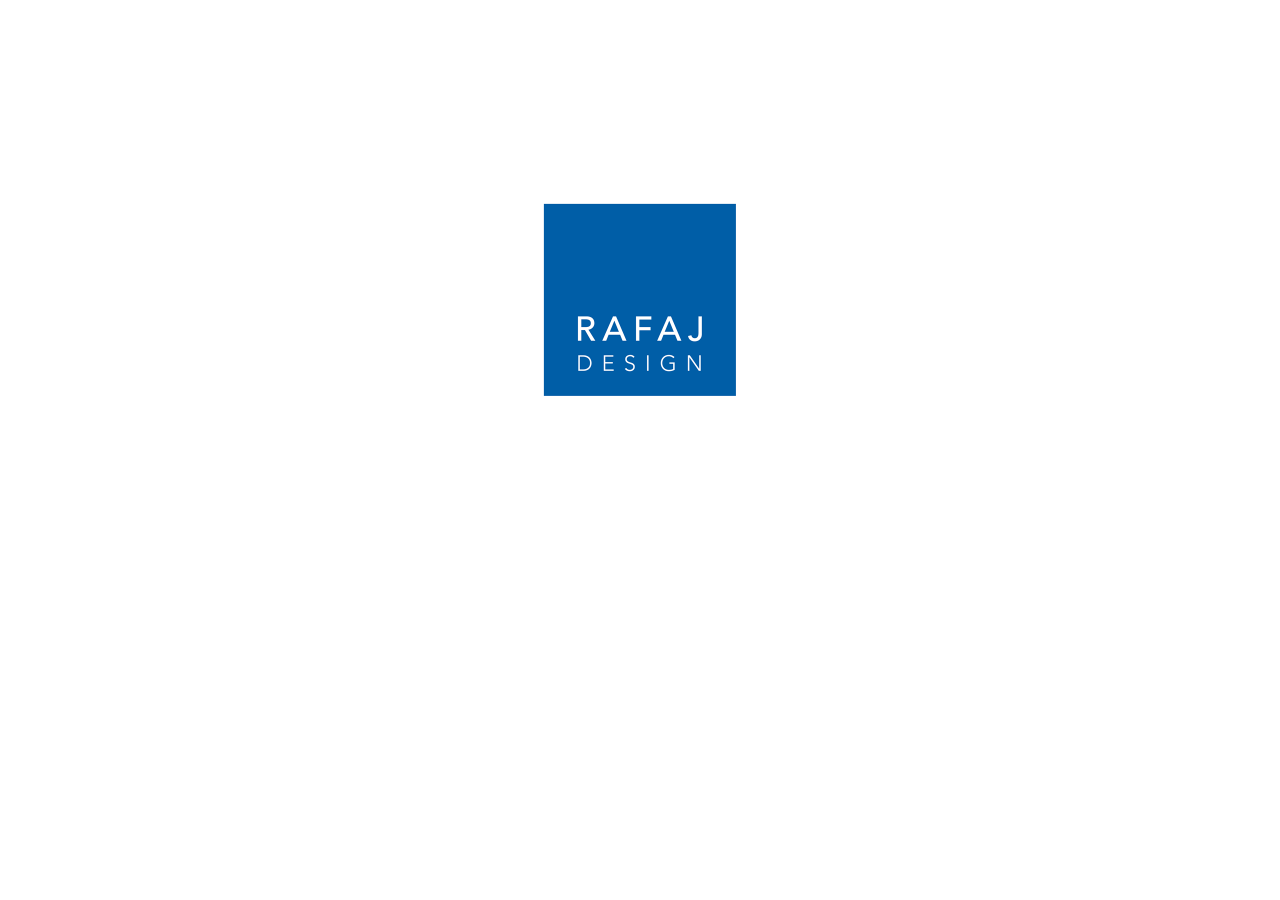
<file: index.html>
<html>
	<head>
		<title>Rafaj Design</title>
		<script type="text/javascript">
		
		function redirectPyco() {
			window.location = "http://www.krafaj.com";
		}
		setTimeout(redirectPyco, 3000);
		
		</script>
	</head>
	<body>
		<div style="margin-left: auto; margin-right: auto; width: 200px; margin-top: 200px;">
			<a href="http://www.krafaj.com"><img src="img/logo.png" alt="Rafaj Design logo" width="200" /></a>
		</div>
	</body>
</html>
</file>
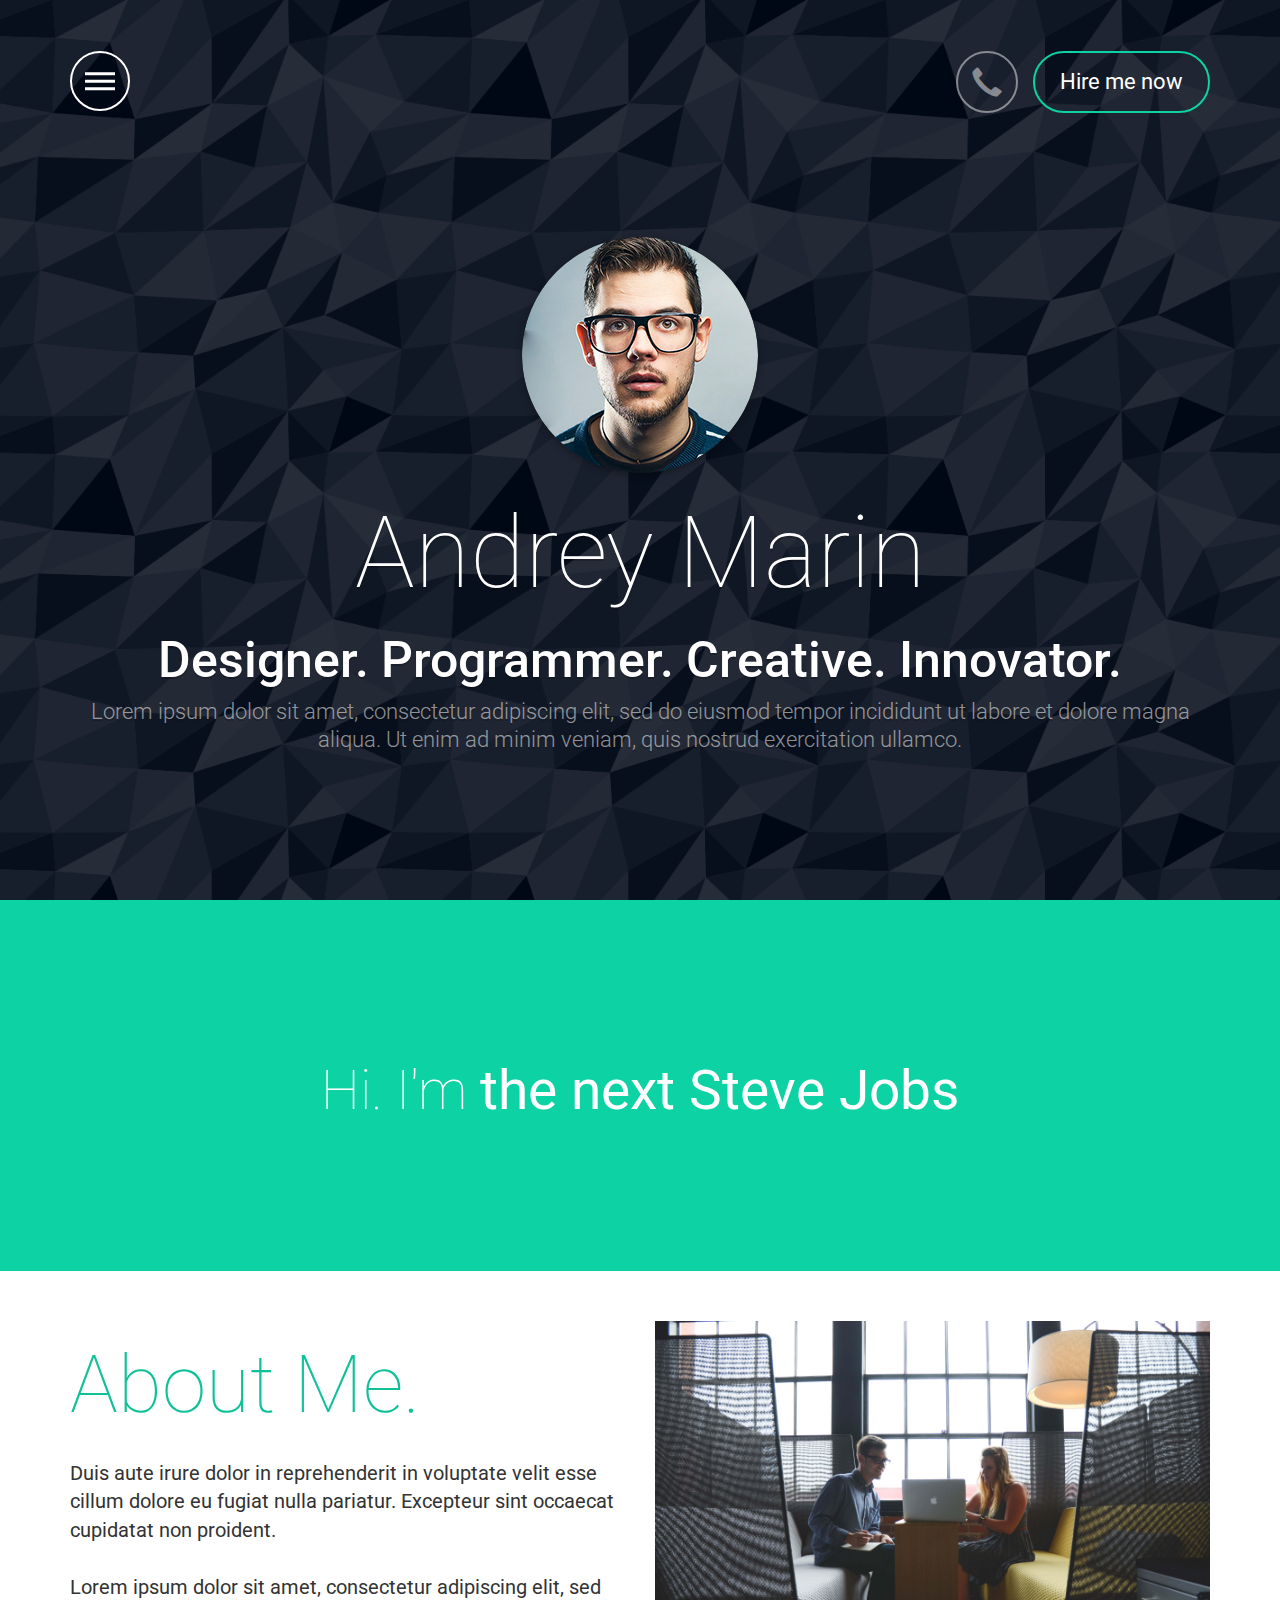
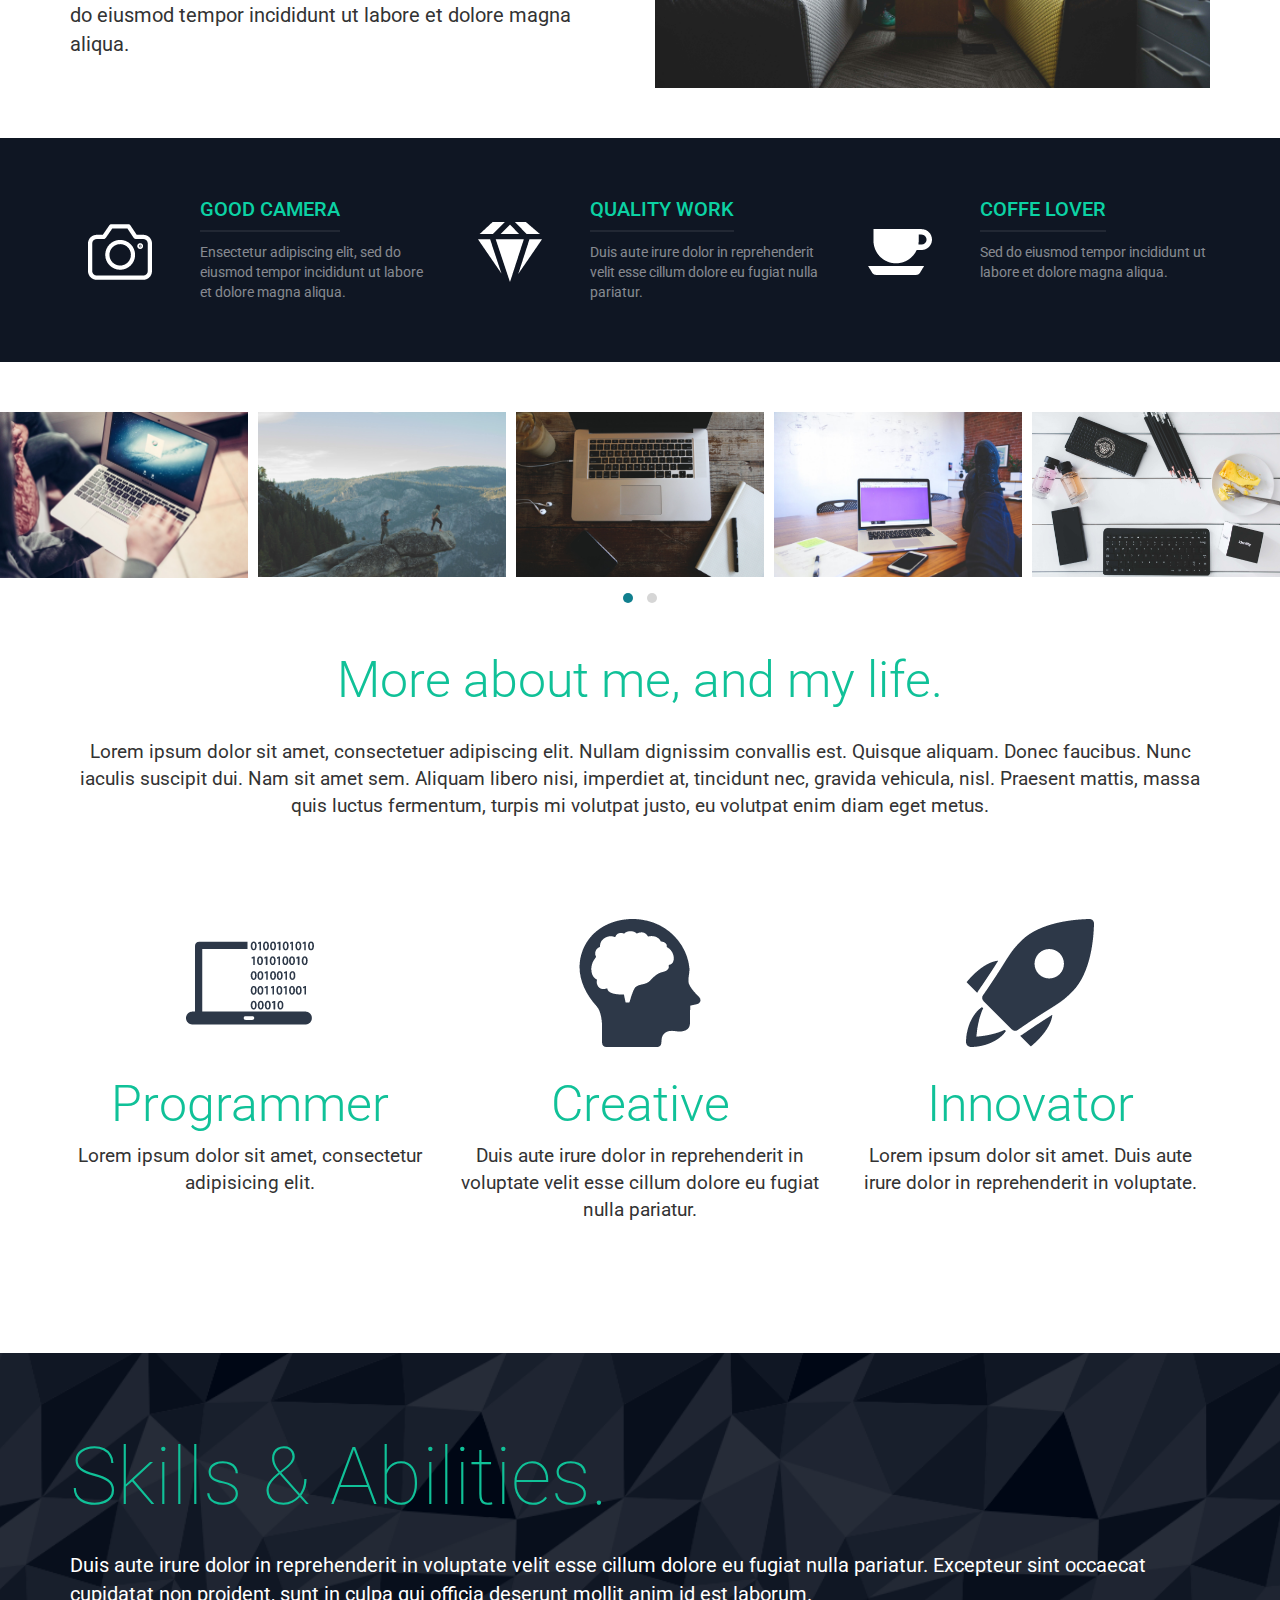
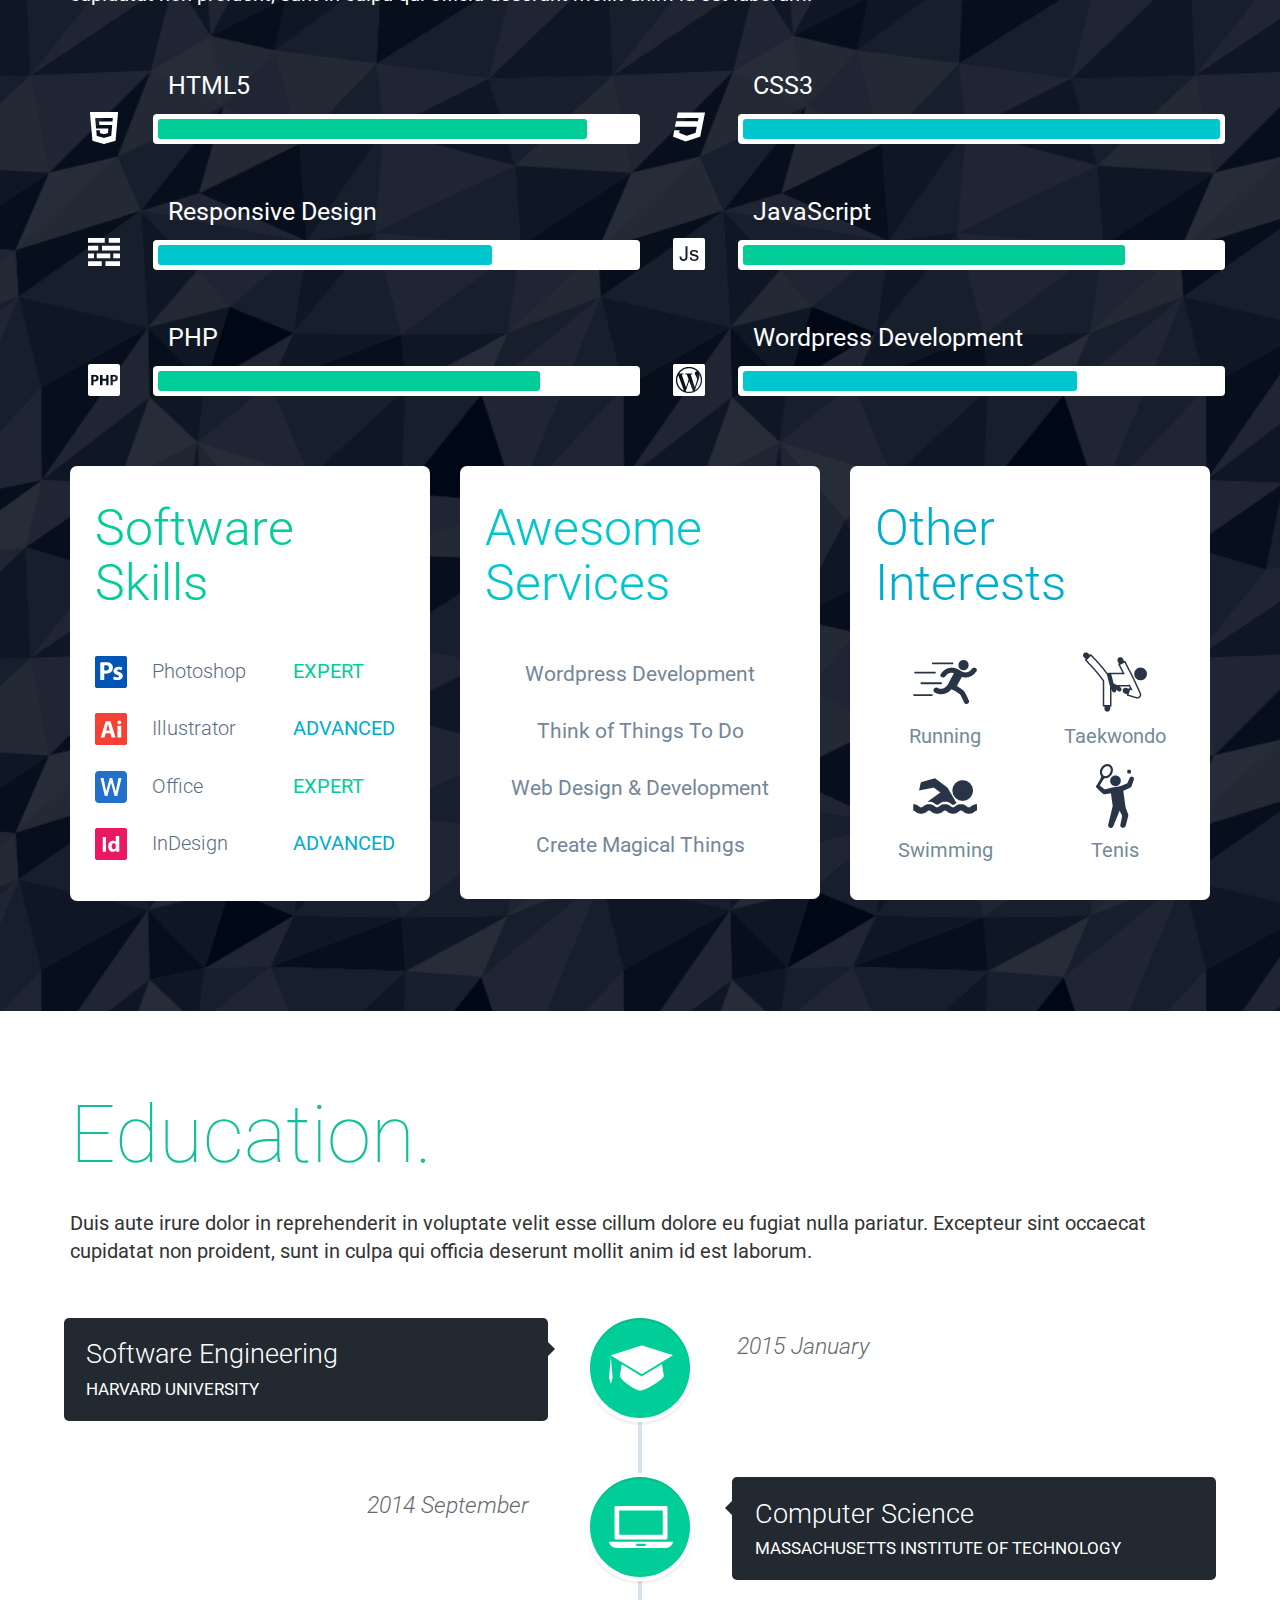
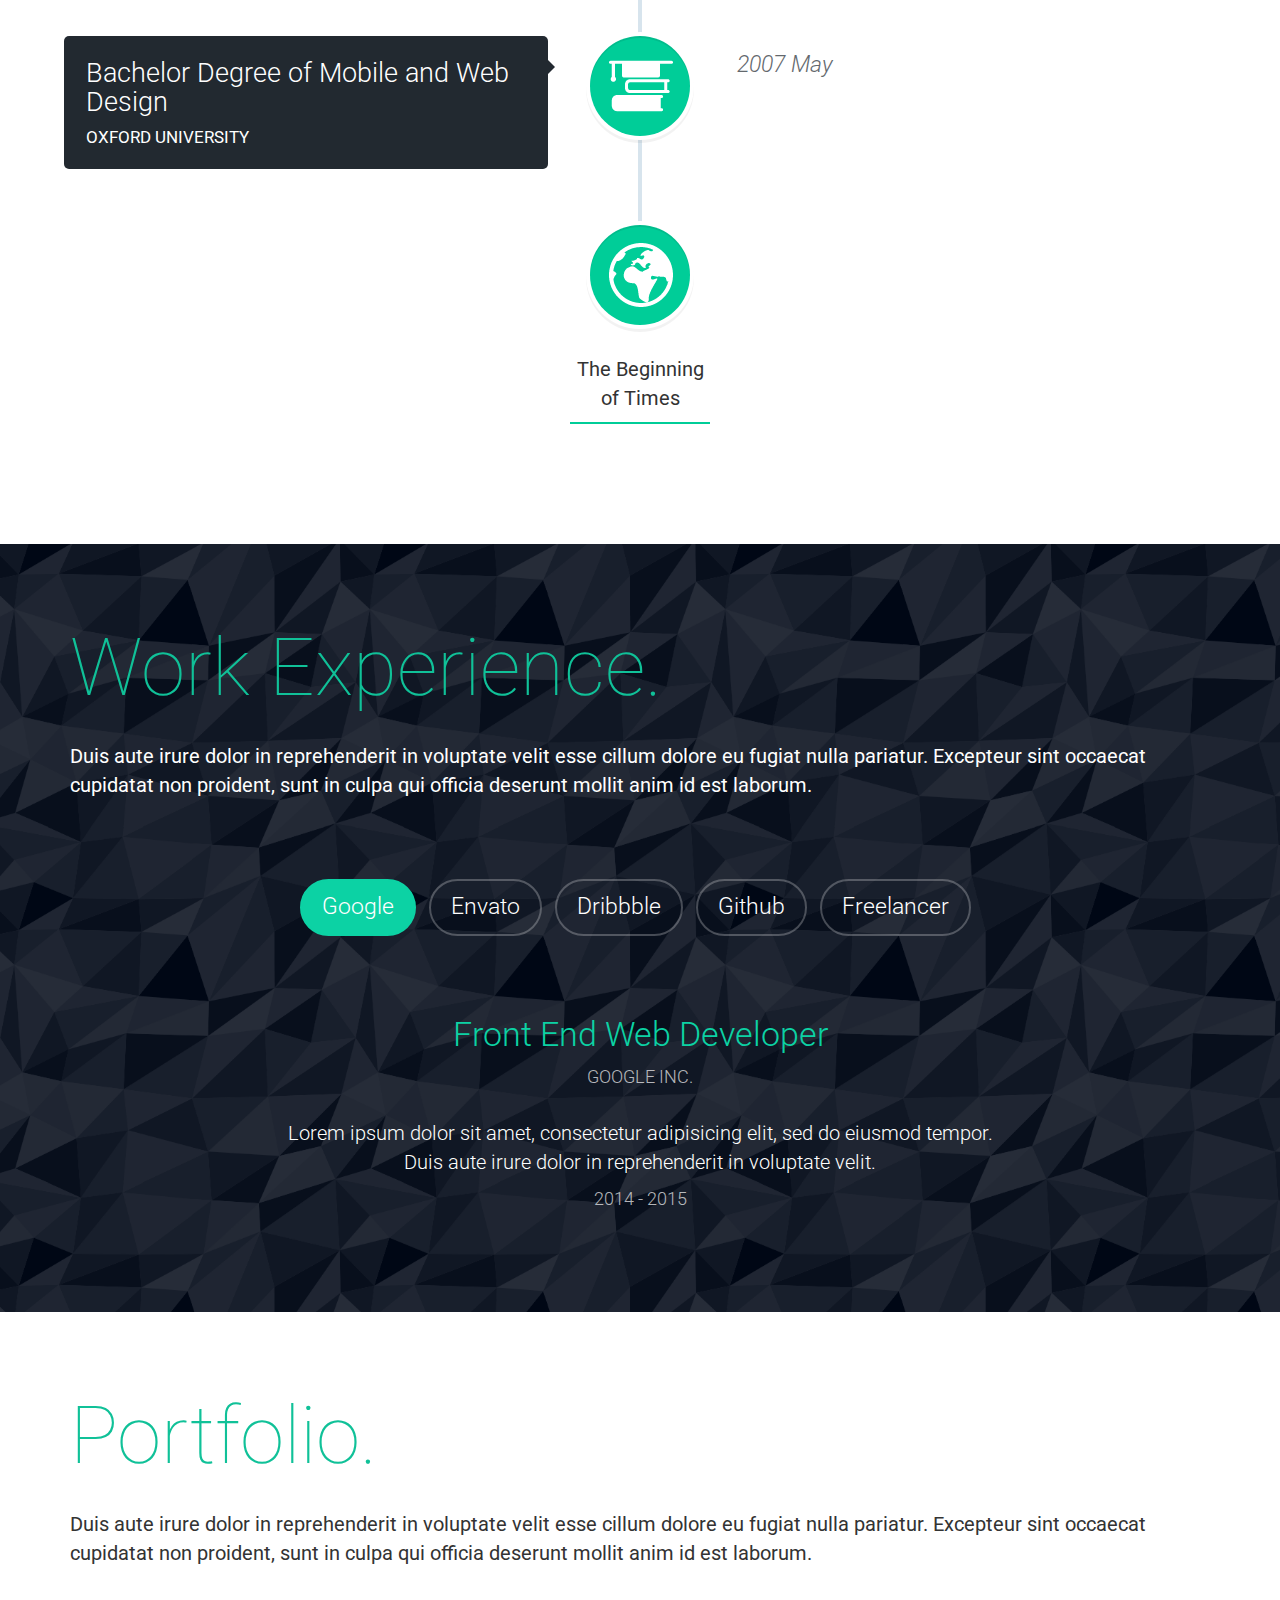
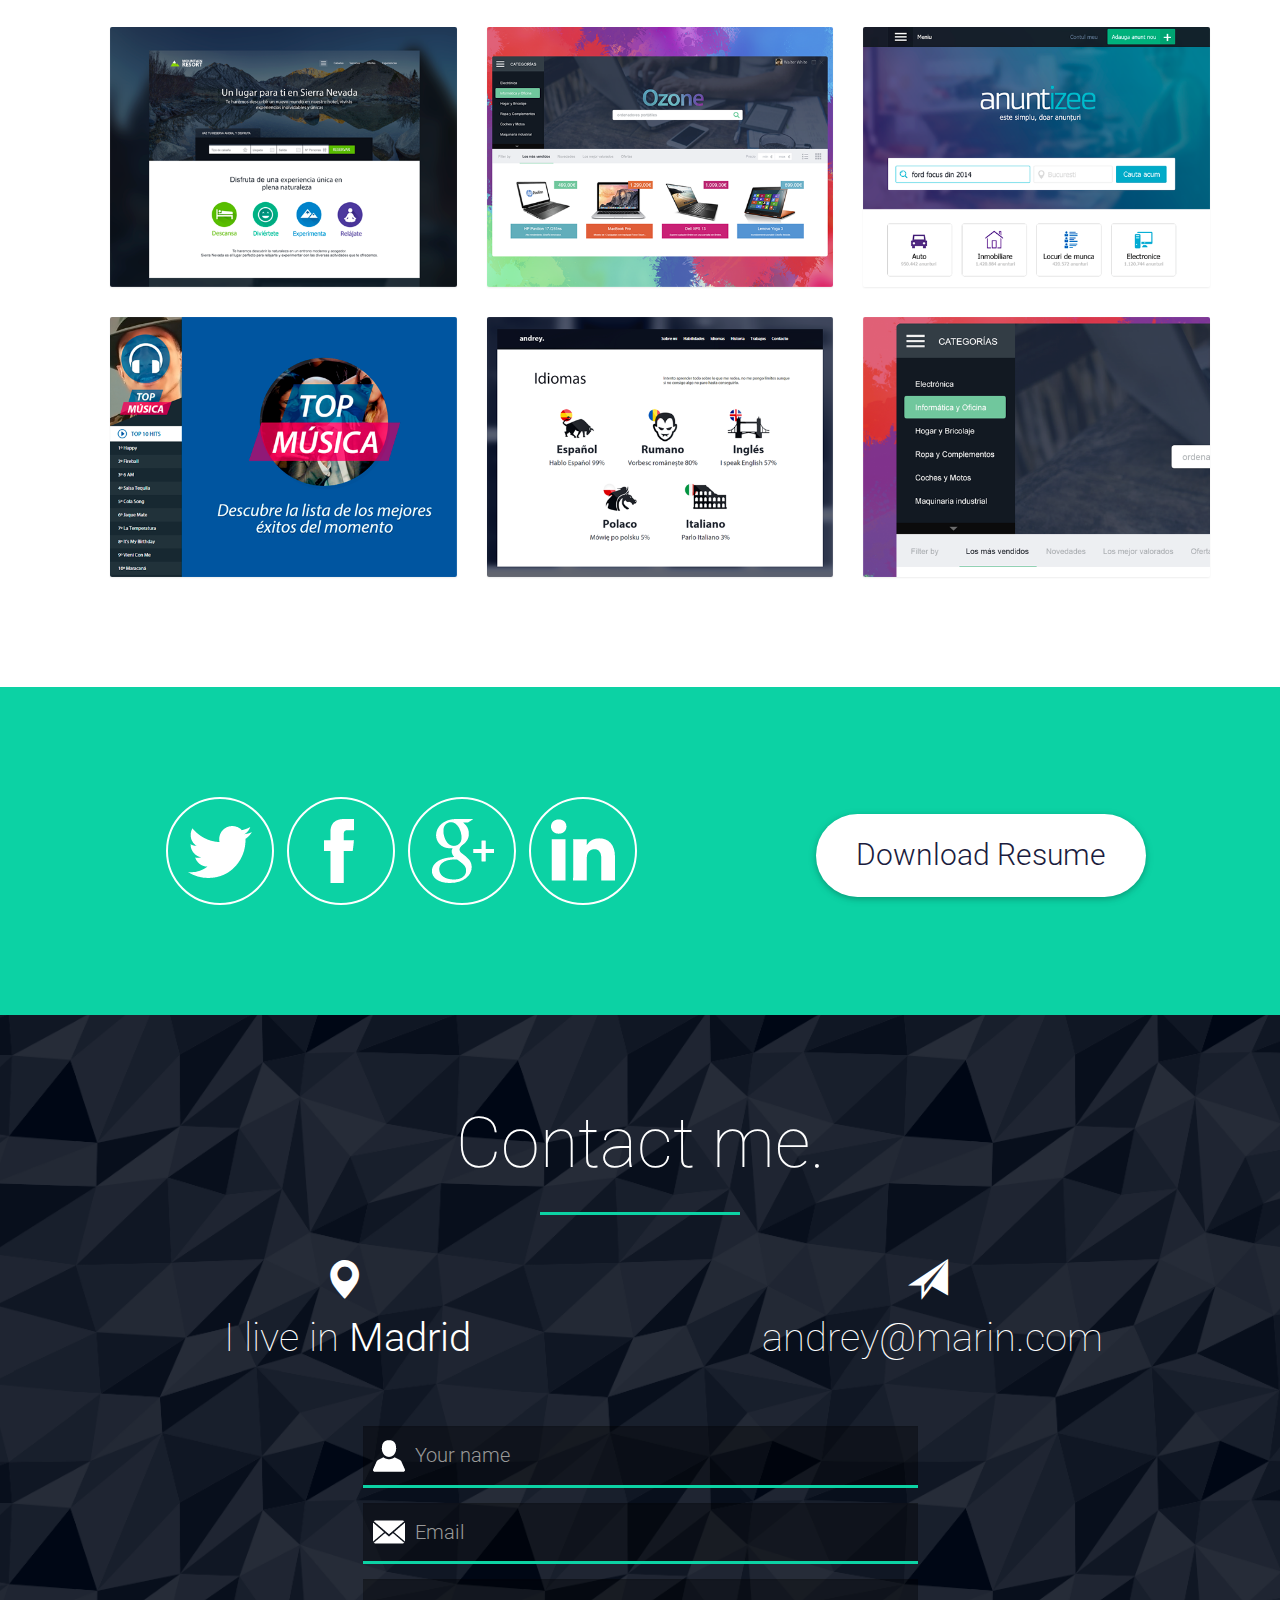
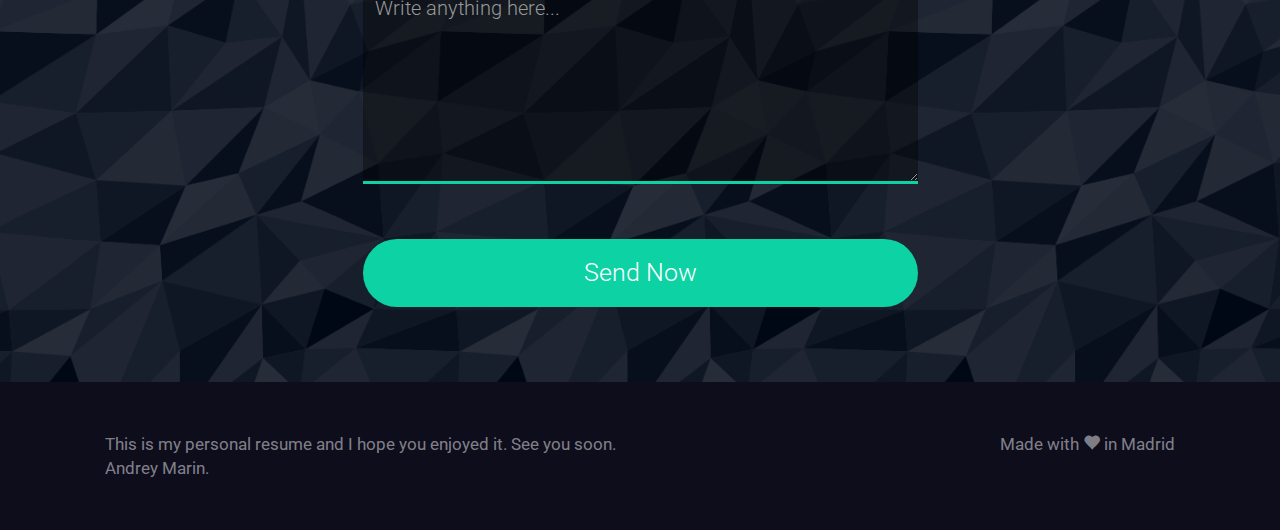
<file: _orig/Template/HTML/MyWALL Default One+/index.html>
<!DOCTYPE html>
<html lang="en">
<head>
	<meta charset="UTF-8" />
	<meta http-equiv="X-UA-Compatible" content="IE=edge" />
	<meta name="viewport" content="width=device-width,initial-scale=1" />
	<meta name="robots" content="index, follow"/>
	<title>Andrey Marin - Resume CV with MyWALL</title>
	<link rel="shortcut icon" href="favicon.ico">

	<!-- Google Font Roboto -->
	<link href="http://fonts.googleapis.com/css?family=Roboto:500,400italic,100,300,700,100italic,300italic,400" rel="stylesheet" type="text/css">
	<!-- Bootstrap 3.3.5 -->
	<link rel="stylesheet" type="text/css" href="css/bootstrap.min.css" />
	<!-- Design Style MyWALL -->
	<link rel="stylesheet" type="text/css" href="css/mywall.min.css" />
	<!-- Black Style MyWALL -->
	<link rel="stylesheet" type="text/css" href="css/black.css" />
	
	<!-- HTML5 shim and Respond.js for IE8 support of HTML5 elements and media queries -->
	<!--[if lt IE 9]>
		<script src="https://oss.maxcdn.com/html5shiv/3.7.2/html5shiv.min.js"></script>
		<script src="https://oss.maxcdn.com/respond/1.4.2/respond.min.js"></script>
	<![endif]-->
</head>
<body>

	<!-- Modal Window Contact me -->
	<div class="modal fade" id="callmeModal" tabindex="-1" aria-hidden="true" role="dialog" aria-labelledby="ModalCall" style="display: none;">
		<div class="modal-dialog modal-sm">
			<div class="modal-content">
				<div class="modal-header">
				<button type="button" class="close" data-dismiss="modal" aria-label="Close"><span aria-hidden="true">×</span></button>
				<h2 class="modal-title getmetelf" id="ModalCall">Get in touch with me.</h2>
				</div>
				<div class="modal-body">
					<!-- Your phone number -->
					<div class="myphone"><p class="greynum">+40</p> 124 445 994</div>
					<!-- Contact hours -->
					<div class="contacthours">
						<p class="hourcall">Contact hours</p>
						<div class="rightcall">
							<p class="dayscall">Mon - Fri</p>
							<p class="horario">9:00 - 22:00</p>
							<p class="dayscall">Sat - Sun</p>
							<p class="horario">10:00 - 18:00</p>
						</div>
					</div>
					<!-- // Contact hours -->
				</div>
			</div>
		</div>
	</div>
	<!-- // Modal Window Contact me -->

	<!-- Header -->
	<header>
		<!-- Menu Navigation -->
		<div id="top" class="container">
			<!-- Menu left -->
			<nav id="ha-header" class="left-nav ha-header">
				<ul class="nav">
			      <li class="dropdown">
			      	<!-- Dropdown menu -->
			        <a class="dropdown-toggle circle-main" data-toggle="dropdown" href="#" role="button" aria-haspopup="true" aria-expanded="false">        
						<svg class="hello" height="36" viewBox="0 0 24 24" width="36" xmlns="http://www.w3.org/2000/svg">
						    <path d="M2 15.5v2h20v-2H2zm0-5v2h20v-2H2zm0-5v2h20v-2H2z"/>
						    <path d="M0 0h24v24H0z" fill="none"/>
						</svg>
			        </a>
			        <!-- Navigation Sections -->
			        <ul class="dropdown-menu">
						<li><a data-scroll data-options='{ "easing": "easeOutQuint" }' href="#top" class="menu-item wall">Hello</a></li>
						<li><a data-scroll data-options='{ "easing": "easeOutQuint" }' href="#about" class="menu-item wall">About Me</a></li>
						<li><a data-scroll data-options='{ "easing": "easeOutQuint" }' href="#skills" class="menu-item wall">Skills and Abilities</a></li>
						<li><a data-scroll data-options='{ "easing": "easeOutQuint" }' href="#education" class="menu-item wall">Education</a></li>
						<li><a data-scroll data-options='{ "easing": "easeOutQuint" }' href="#work" class="menu-item wall">Work Experience</a></li>
						<li><a data-scroll data-options='{ "easing": "easeOutQuint" }' href="#portfolio" class="menu-item wall">Portfolio</a></li>
						<li><a data-scroll data-options='{ "easing": "easeOutQuint" }' href="#download" class="menu-item wall">Social Networks</a></li>
						<li><a data-scroll data-options='{ "easing": "easeOutQuint" }' href="#contacto" class="menu-item wall">Contact Me</a></li>
			        </ul>
			      </li>
			    </ul>
			</nav>
			<!-- // Menu left -->

			<!-- Menu right - Hidden in small devices -->
			<div class="nav-extra hidden-xs">
				<!-- Button Contact Modal -->
				<a class="callme" href="#" data-toggle="modal" data-target="#callmeModal">
					<span class="glyphicon glyphicon glyphicon-earphone call" aria-hidden="true"></span>
				</a>
				<!-- Button 'Hire me' -->
				<a class="hireme button-mywall" data-scroll data-options='{ "easing": "easeOutQuint" }' href="#contacto">Hire me now</a>
			</div>
			<!-- // Menu right -->
		</div>
		<!-- // Menu Navigation -->

		<!-- Personal Details -->
		<div class="container">
			<img class="img-circle imgsus" alt="Andrey Marin" src="img/profile.png"/>
			<h1 class="name-boss">Andrey Marin</h1>
			<h2 class="main-details">Designer. Programmer. Creative. Innovator.</h2>
			<p class="extend-details">Lorem ipsum dolor sit amet, consectetur adipiscing elit, sed do eiusmod tempor incididunt ut labore et dolore magna aliqua. Ut enim ad minim veniam, quis nostrud exercitation ullamco.</p>
		</div>
		<!-- // Personal Details -->
	</header>
	<!-- // Header -->
	
	<!-- About Me Intro - Text Type - Hi. I'm ... -->
	<section id="about" class="cd-intro">
		<h1 class="cd-headline letters type">
			<!-- Static Text -->
			<span>Hi. I'm </span>
			<!-- Automatic Text Type -->
			<span class="cd-words-wrapper waiting">
				<b class="is-visible">the next Steve Jobs</b>
				<b>incredible and amazing</b>
				<b>better than the Flash</b>
			</span>
		</h1>
	</section>
	<!-- // About Me Intro -->

	<!-- About Me Context -->
	<section class="full-section my-about">
		<!-- Top About me -->
		<article class="container">
			<div class="row">
				<!-- Text about me -->
				<div class="col-md-6">
					<h2 class="title-main">About Me.</h2>
					<p class="text-main">Duis aute irure dolor in reprehenderit in voluptate velit esse cillum dolore eu fugiat nulla pariatur. Excepteur sint occaecat cupidatat non proident.
					<br><br>Lorem ipsum dolor sit amet, consectetur adipiscing elit, sed do eiusmod tempor incididunt ut labore et dolore magna aliqua.</p>
				</div>
				<!-- Image right about me -->
				<div class="col-md-6">
					<img class="img-responsive" src="img/pexels-work.jpg" alt="working">
				</div>
			</div>
		</article>
		<!-- // Top About me -->

		<!-- 3 Columns extra info -->
		<article class="full-section my-extrame">
			<div class="container">
				<div class="row">
					<!-- Col 1 -->
					<div class="col-sm-4">
						<div class="row">
							<div class="col-md-4 img-myextra"><img alt="camera" class="img-myextrame" src="img/w_camera.png"></div>
							<div class="col-md-8">
								<h5 class="text-five">Good camera</h5>
								<p class="text-subfive">Ensectetur adipiscing elit, sed do eiusmod tempor incididunt ut labore et dolore magna aliqua.</p>
							</div>
						</div>
					</div>
					<!-- Col 2 -->
					<div class="col-sm-4">
						<div class="row">
							<div class="col-md-4 img-myextra"><img alt="quality" class="img-myextrame" src="img/w_quality.png"></div>
							<div class="col-md-8">
								<h5 class="text-five">Quality work</h5>
								<p class="text-subfive">Duis aute irure dolor in reprehenderit velit esse cillum dolore eu fugiat nulla pariatur.</p>
							</div>
						</div>			
					</div>
					<!-- Col 3 -->
					<div class="col-sm-4">
						<div class="row">
							<div class="col-md-4 img-myextra"><img alt="coffee" class="img-myextrame" src="img/w_coffee.png"></div>
							<div class="col-md-8">
								<h5 class="text-five">Coffe lover</h5>
								<p class="text-subfive">Sed do eiusmod tempor incididunt ut labore et dolore magna aliqua.</p>
							</div>
						</div>					
					</div>
				</div>
			</div>
		</article>
		<!-- // 3 Columns extra info -->
	</section>
	<!-- // About Me Context -->

	<!-- About Me Gallery -->
	<section id="aboutme" class="full-section ha-waypoint" data-animate-down="ha-header-subshow" data-animate-up="ha-header-show">
		<!-- Owl Carousel images -->
		<div class="owl-carousel">
		    <div class="item"><img alt="pexels-1" src="img/pexels/pexels-1.jpg"/></div>
		    <div class="item"><img alt="pexels-2" src="img/pexels/pexels-2.jpg"/></div>
		    <div class="item"><img alt="pexels-3" src="img/pexels/pexels-3.jpg"/></div>
		    <div class="item"><img alt="pexels-4" src="img/pexels/pexels-4.jpg"/></div>
		    <div class="item"><img alt="pexels-5" src="img/pexels/pexels-5.jpg"/></div>
		    <div class="item"><img alt="pexels-6" src="img/pexels/pexels-6.jpg"/></div>
		</div>
		<!-- // Owl Carousel images -->

		<!-- More about me and 3 columns -->
		<div class="container">
			<div class="row">
				<div class="col-md-12">
					<h3 class="title-three">More about me, and my life.</h3>
					<p class="text-three">Lorem ipsum dolor sit amet, consectetuer adipiscing elit. Nullam dignissim convallis est. Quisque aliquam. Donec faucibus. Nunc iaculis suscipit dui. Nam sit amet sem. Aliquam libero nisi, imperdiet at, tincidunt nec, gravida vehicula, nisl. Praesent mattis, massa quis luctus fermentum, turpis mi volutpat justo, eu volutpat enim diam eget metus.</p>
				</div>
				<!-- Column 1 -->
				<div class="col-md-4">
					<img class="img-rd" alt="programmer" src="img/programmer.png"/>
					<h3 class="title-rd">Programmer</h3>
					<p class="text-rd">Lorem ipsum dolor sit amet, consectetur adipisicing elit.</p>
				</div>
				<!-- Column 2 -->
				<div class="col-md-4">
					<img class="img-rd" alt="creative" src="img/brain.png"/>
					<h3 class="title-rd">Creative</h3>
					<p class="text-rd">Duis aute irure dolor in reprehenderit in voluptate velit esse cillum dolore eu fugiat nulla pariatur.</p>
				</div>
				<!-- Column 3 -->
				<div class="col-md-4">
					<img class="img-rd" alt="innovator" src="img/rocket.png"/>
					<h3 class="title-rd">Innovator</h3>
					<p class="text-rd">Lorem ipsum dolor sit amet. Duis aute irure dolor in reprehenderit in voluptate.</p>
				</div>
			</div>
		</div>
	</section>
	<!-- // About Me Gallery -->
	
	<!-- Skills and abilities -->
	<section id="skills" class="full-section-two bg-skills">
		<div class="container">
			<!-- Text Skills and Abilities -->
			<h2 class="title-main mywhite">Skills &#38; Abilities.</h2>
			<p class="text-main mywhite">Duis aute irure dolor in reprehenderit in voluptate velit esse cillum dolore eu fugiat nulla pariatur. Excepteur sint occaecat cupidatat non proident, sunt in culpa qui officia deserunt mollit anim id est laborum.</p>
			
			<div class="row">
				<!-- Skills percent 1 -->
				<div class="col-md-6 separ">
					<div class="row">
						<div class="hidden-xs col-sm-2 icon-skill"><img class="img-skill" alt="html 5" src="img/html5.png"/></div>
						<div class="col-sm-10">
							<div class="row">
								<div class="col-sm-12 title-skill">HTML5</div>
								<div class="col-sm-12 bar-skill">
									<div class="this-skill my-green my-ninety"></div>
								</div>
							</div>
						</div>
					</div>
				</div>
				<!-- Skills percent 2 -->
				<div class="col-md-6 separ">
					<div class="row">
						<div class="hidden-xs col-sm-2 icon-skill"><img class="img-skill" alt="css 3" src="img/css3.png"/></div>
						<div class="col-sm-10">
							<div class="row">
								<div class="col-sm-12 title-skill">CSS3</div>
								<div class="col-sm-12 bar-skill">
									<div class="this-skill my-blue my-houndred"></div>
								</div>
							</div>
						</div>
					</div>
				</div>
				<!-- Skills percent 3 -->
				<div class="col-md-6 separ">
					<div class="row">
						<div class="hidden-xs col-sm-2 icon-skill"><img class="img-skill" alt="responsive" src="img/responsive.png"/></div>
						<div class="col-sm-10">
							<div class="row">
								<div class="col-sm-12 title-skill">Responsive Design</div>
								<div class="col-sm-12 bar-skill">
									<div class="this-skill my-blue my-seventy"></div>
								</div>
							</div>
						</div>
					</div>
				</div>
				<!-- Skills percent 4 -->
				<div class="col-md-6 separ">
					<div class="row">
						<div class="hidden-xs col-sm-2 icon-skill"><img class="img-skill" alt="JavaScript" src="img/js.png"/></div>
						<div class="col-sm-10">
							<div class="row">
								<div class="col-sm-12 title-skill">JavaScript</div>
								<div class="col-sm-12 bar-skill">
									<div class="this-skill my-green my-eighty"></div>
								</div>
							</div>
						</div>
					</div>
				</div>
				<!-- Skills percent 5 -->
				<div class="col-md-6 separ">
					<div class="row">
						<div class="col-sm-2 hidden-xs icon-skill"><img class="img-skill" alt="PHP" src="img/php.png"/></div>
						<div class="col-sm-10">
							<div class="row">
								<div class="col-sm-12 title-skill">PHP</div>
								<div class="col-sm-12 bar-skill">
									<div class="this-skill my-green my-eighty"></div>
								</div>
							</div>
						</div>
					</div>
				</div>
				<!-- Skills percent 6 -->
				<div class="col-md-6 separ">
					<div class="row">
						<div class="hidden-xs col-sm-2 icon-skill"><img class="img-skill" alt="Wordpress" src="img/wp.png"/></div>
						<div class="col-sm-10">
							<div class="row">
								<div class="col-sm-12 title-skill">Wordpress Development</div>
								<div class="col-sm-12 bar-skill">
									<div class="this-skill my-blue my-seventy"></div>
								</div>
							</div>
						</div>
					</div>
				</div>
				<!-- // Skills percent -->
			</div>
		</div>

		<!-- Abilities -->
		<div class="container cont-mg">
			<div class="row">

				<!-- Col 1 - Software Skills -->
				<div class="col-md-4">
					<div class="cont-ab">
						<h4 class="title-four color-a">Software Skills</h4>
						<!-- Software Abilitie 1 -->
						<div class="row">
							<div class="col-xs-2"><img class="img-soft" alt="Photoshop" src="img/photo.png"/></div>
							<div class="col-xs-5 ability">Photoshop</div>
							<div class="col-xs-5 expert">EXPERT</div>
						</div>
						<!-- Software Abilitie 2 -->
						<div class="row">				
							<div class="col-xs-2"><img class="img-soft" alt="Illustrator" src="img/illus.png"/></div>
							<div class="col-xs-5 ability">Illustrator</div>
							<div class="col-xs-5 advanced">ADVANCED</div>
						</div>
						<!-- Software Abilitie 3 -->
						<div class="row">	
							<div class="col-xs-2"><img class="img-soft" alt="Office" src="img/offi.png"/></div>
							<div class="col-xs-5 ability">Office</div>
							<div class="col-xs-5 expert">EXPERT</div>
						</div>
						<!-- Software Abilitie 4 -->
						<div class="row">	
							<div class="col-xs-2"><img class="img-soft" alt="InDesign" src="img/inde.png"/></div>
							<div class="col-xs-5 ability">InDesign</div>
							<div class="col-xs-5 advanced">ADVANCED</div>
						</div>
					</div>
				</div>

				<!-- Col 2 - Awesome Services -->
				<div class="col-md-4">
					<div class="cont-ab">
						<h4 class="title-four color-b">Awesome Services</h4>
						<!-- Awesome Abilities -->
						<div class="row">
							<div class="col-md-12 text-awsm">Wordpress Development</div>
							<div class="col-md-12 text-awsm">Think of Things To Do</div>
							<div class="col-md-12 text-awsm">Web Design &#38; Development</div>
							<div class="col-md-12 text-awsm">Create Magical Things</div>
						</div>
						<!-- // Awesome Abilities -->
					</div>
				</div>

				<!-- Col 3 - Other Interests -->
				<div class="col-md-4">
					<div class="cont-ab">
						<h4 class="title-four color-c">Other Interests</h4>
						<div class="row">
							<!-- Interest 1 -->
							<div class="col-sm-6">
								<div class="row">
									<div class="col-md-12 intrst">
										<img alt="Running" src="img/Running-icon.png">
									</div>
								</div>
								<p class="text-interest">Running</p>
							</div>
							<!-- Interest 2 -->
							<div class="col-sm-6">
								<div class="row">
									<div class="col-md-12 intrst">
										<img alt="Taekwondo" src="img/Taekwondo-icon.png">
									</div>
								</div>
								<p class="text-interest">Taekwondo</p>
							</div>
							<!-- Interest 3 -->
							<div class="col-sm-6">
								<div class="row">
									<div class="col-md-12 intrst">
										<img alt="Swimming" src="img/Swimming-icon.png">
									</div>
								</div>
								<p class="text-interest">Swimming</p>
							</div>
							<!-- Interest 4 -->
							<div class="col-sm-6">
								<div class="row">
									<div class="col-md-12 intrst">
										<img alt="Tenis" src="img/Tenis-icon.png">
									</div>
								</div>
								<p class="text-interest">Tenis</p>
							</div>
						</div>
					</div>
				</div>
			</div>
		</div>
		<!-- // Abilities -->
	</section>
	<!-- // Skills and abilities -->

	<!-- Education -->
	<section id="education" class="full-section">
		<!-- Text Education -->
		<div class="container">
			<h2 class="title-main">Education.</h2>
			<p class="text-main">Duis aute irure dolor in reprehenderit in voluptate velit esse cillum dolore eu fugiat nulla pariatur. Excepteur sint occaecat cupidatat non proident, sunt in culpa qui officia deserunt mollit anim id est laborum.</p>
		</div>

		<!-- Timeline Responsive -->
		<article id="cd-timeline" class="cd-container">
			<!-- 1 Item -->
			<div class="cd-timeline-block">
				<!-- Circle image 64x64 -->
				<div class="cd-timeline-img my-green">
					<img src="img/ed1.png" alt="Engineering">
				</div>
				<!-- Info 1 Education -->
				<div class="cd-timeline-content">
					<h2>Software Engineering</h2>
					<h3>HARVARD UNIVERSITY</h3>
					<span class="cd-date">2015 January</span>
				</div>
			</div>
			<!-- 2 Item -->
			<div class="cd-timeline-block">
				<!-- Circle image 64x64 -->
				<div class="cd-timeline-img my-green">
					<img src="img/ed2.png" alt="Science">
				</div> 
				<!-- Info 2 Education -->
				<div class="cd-timeline-content">
					<h2>Computer Science</h2>
					<h3>Massachusetts Institute of Technology</h3>
					<span class="cd-date">2014 September</span>
				</div> 
			</div> 
			<!-- 3 Item -->
			<div class="cd-timeline-block">
				<!-- Circle image 64x64 -->
				<div class="cd-timeline-img my-green">
					<img src="img/ed3.png" alt="Bachelor">
				</div>
				<!-- Info 3 Education -->
				<div class="cd-timeline-content">
					<h2>Bachelor Degree of Mobile and Web Design</h2>
					<h3>OXFORD UNIVERSITY</h3>
					<span class="cd-date">2007 May</span>
				</div> 
			</div> 
			<!-- The Beginning of Times image -->
			<div class="cd-timeline-block">
				<!-- Circle image 64x64 -->
				<div class="cd-timeline-img my-green">
					<img src="img/ed4.png" alt="Times">
				</div> 
			</div>
		</article>
		<!-- The Beginning of Times item -->
		<p class="txt-times">The Beginning of Times</p>
	</section>
	<!-- // Education -->

	<!-- Work Experience -->
	<section id="work" class="full-section-two bg-work">
		<!-- Text Work Experience -->
		<div class="container">
			<h2 class="title-main mywhite">Work Experience.</h2>
			<p class="text-main mywhite">Duis aute irure dolor in reprehenderit in voluptate velit esse cillum dolore eu fugiat nulla pariatur. Excepteur sint occaecat cupidatat non proident, sunt in culpa qui officia deserunt mollit anim id est laborum.</p>
		</div>
		<!-- Work -->
		<div class="container cont-mg">
			  <!-- Nav tabs -->
			  <ul class="nav nav-tabs" role="tablist">
			    <li role="presentation" class="active"><a href="#1" role="tab" data-toggle="tab">Google</a></li>
			    <li role="presentation"><a href="#2" role="tab" data-toggle="tab">Envato</a></li>
			    <li role="presentation"><a href="#3" role="tab" data-toggle="tab">Dribbble</a></li>
			    <li role="presentation"><a href="#4" role="tab" data-toggle="tab">Github</a></li>
			    <li role="presentation"><a href="#5" role="tab" data-toggle="tab">Freelancer</a></li>
			  </ul>

			  <!-- Tab panes -->
			  <div class="tab-content">
			  	<!-- Tab 1 -->
			    <div role="tabpanel" class="tab-pane fade active in" id="1">
			    	<h3 class="title-wk">Front End Web Developer</h3>
					<p class="wk-company">Google Inc.</p>
					<p class="text-wk">Lorem ipsum dolor sit amet, consectetur adipisicing elit, sed do eiusmod tempor. <br> Duis aute irure dolor in reprehenderit in voluptate velit.</p>
					<p class="wk-date">2014 - 2015</p>
			    </div>
			    <!-- Tab 2 -->
			    <div role="tabpanel" class="tab-pane fade" id="2">
			    	<h3 class="title-wk">Wordpress Developer</h3>
			    	<p class="wk-company">Envato</p>
					<p class="text-wk">Duis aute irure dolor in reprehenderit in voluptate velit. <br> Lorem ipsum dolor sit amet, consectetur adipisicing elit, sed do eiusmod tempor.</p>
					<p class="wk-date">2014 - 2015</p>
			    </div>
			    <!-- Tab 3 -->
			    <div role="tabpanel" class="tab-pane fade" id="3">
			    	<h3 class="title-wk">Web Designer</h3>
					<p class="wk-company">Dribbble</p>			
					<p class="text-wk">Lorem ipsum dolor sit amet, consectetur adipisicing elit, sed do eiusmod tempor. <br> Duis aute irure dolor in reprehenderit in voluptate velit.</p>
					<p class="wk-date">2012 - 2014</p>
			    </div>
			    <!-- Tab 4 -->
			    <div role="tabpanel" class="tab-pane fade" id="4">
						<h3 class="title-wk">Software Engineer</h3>
						<p class="wk-company">Github</p>
						<p class="text-wk">Duis aute irure dolor in reprehenderit in voluptate velit. <br> Lorem ipsum dolor sit amet, consectetur adipisicing elit, sed do eiusmod tempor.</p>
						<p class="wk-date">2010 - 2012</p>
			    </div>
			    <!-- Tab 5 -->
			    <div role="tabpanel" class="tab-pane fade" id="5">
			    		<h3 class="title-wk">Freelancer (Web Designer)</h3>
			    		<p class="wk-company">Freelancer</p>
						<p class="text-wk">Lorem ipsum dolor sit amet, consectetur adipisicing elit, sed do eiusmod tempor. <br> Duis aute irure dolor in reprehenderit in voluptate velit.</p>
						<p class="wk-date">2008 - 2010</p>
			    </div>
			  </div>
			  <!-- // Tab panes -->
		</div>
		<!-- // Work -->
	</section>
	<!-- // Work Experience -->

	<!-- Portfolio -->
	<section id="portfolio" class="full-section">
		<!-- Text Portfolio -->
		<div class="container">
			<h2 class="title-main">Portfolio.</h2>
			<p class="text-main">Duis aute irure dolor in reprehenderit in voluptate velit esse cillum dolore eu fugiat nulla pariatur. Excepteur sint occaecat cupidatat non proident, sunt in culpa qui officia deserunt mollit anim id est laborum.</p>
		</div>

		<!-- Gallery -->
		<div class="container">
			<ul class="row wall-portfolio">
				<li class="col-md-4 doblock"><a href="img/item-1.png" data-imagelightbox="b"><img class="wall-gallery" src="img/item-1.png" alt="my item 1" /></a></li>
				<li class="col-md-4 doblock"><a href="img/item-2.png" data-imagelightbox="b"><img class="wall-gallery" src="img/item-2.png" alt="my item 2" /></a></li>
				<li class="col-md-4 doblock"><a href="img/item-3.png" data-imagelightbox="b"><img class="wall-gallery" src="img/item-3.png" alt="my item 3" /></a></li>
				<li class="col-md-4 doblock"><a href="img/item-4.png" data-imagelightbox="b"><img class="wall-gallery" src="img/item-4.png" alt="my item 4" /></a></li>
				<li class="col-md-4 doblock"><a href="img/item-5.png" data-imagelightbox="b"><img class="wall-gallery" src="img/item-5.png" alt="my item 5" /></a></li>
				<li class="col-md-4 doblock"><a href="img/item-6.png" data-imagelightbox="b"><img class="wall-gallery" src="img/item-6.png" alt="my item 6" /></a></li>
			</ul>
		</div>
		<!-- // Gallery -->
	</section>
	<!-- // Portfolio -->

	<!-- Social and Download -->
	<section id="download" class="full-download">
		<div class="container">
			<div class="row">
				<!-- Social Networks -->
				<div class="col-sm-12 btn-class col-md-7">
					<a href="#" class="social-ink">
						<img class="socl" src="img/twitter-icon.png" alt="twitter"/>
					</a>
					<a href="#" class="social-ink">
						<img class="socl" src="img/facebook-icon.png" alt="facebook"/>
					</a>
					<a href="#" class="social-ink">
						<img class="socl" src="img/google-icon.png" alt="google"/>
					</a>
					<a href="#" class="social-ink">
						<img class="socl" src="img/linkedin-icon.png" alt="linkedin"/>
					</a>
				</div>
				<!-- Download Resume - CV -->
				<div class="col-sm-5 btn-class hidden-sm hidden-xs">
					<a class="btn-dwnld" href="#">Download Resume</a>
				</div>
			</div>
		</div>
	</section>
	<!-- // Social and Download -->

	<!-- Contact me -->
	<section id="contacto" class="full-section-three bg-contact">
		<div class="container">
			<!-- Title Contact me -->
			<h1 class="title-ct">Contact me.</h1>
			<p class="separator-ct"></p>
			<!-- Localization -->
			<div class="row">
				<div class="col-md-6 col-xs-12 txt-center">
					<p class="icon-ct glyphicon glyphicon-map-marker"></p>
					<p class="text-ct">I live in <b>Madrid</b></p>
				</div>
				<!--Mail -->
				<div class="col-md-6 col-xs-12 txt-center">
					<p class="icon-ct glyphicon glyphicon-send"></p>
					<p class="text-ct">andrey@marin.com</p>
				</div>
			</div>
		</div>
		<!-- Contact Form -->
		<article class="container cntme">
			<form method="post" action="/envato/mywall/one/send-email.php" id="ContactForm" name="ContactForm" class="validate-form">
				<!-- Form inputs -->
				<div class="row">
					<div class="form-group col-md-6 col-md-offset-3">
					  <input type="text" class="form-control ct-name" name="name" id="name" placeholder="Your name" required>
					</div>
					<div class="form-group col-md-6 col-md-offset-3">
					  <input type="email" class="form-control ct-mail" name="email" id="email" placeholder="Email" required>
					</div>
					<div class="form-group col-md-6 col-md-offset-3">
					  <textarea class="form-control ct-message" rows="6" name="message" id="message" placeholder="Write anything here..." required></textarea>
					</div>
				</div>
				<!-- Button Send -->
				<div class="row">
					<div class="form-group col-md-6 col-md-offset-3">
						<div id="successmsg"></div>
						<button type="submit" name="button" id="button" class="btn btnc2 with-br btn-ctc"><span>Send Now</span></button>
					</div>
				</div>
			</form>
		</article>
		<!-- // Contact Form -->
	</section>
	<!-- // Contact me -->

	<!-- Footer -->
	<footer class="full-footer">
		<div class="container padding-footer">
			<div class="row">
				<!-- Text Left -->
				<div class="col-sm-8 foo-left">This is my personal resume and I hope you enjoyed it. See you soon. <br> Andrey Marin.</div>
				<!-- Text Right -->
				<div class="col-sm-4 foo-right">Made with <span class="glyphicon glyphicon-heart" aria-hidden="true"></span> in Madrid</div>
			</div>
		</div>
	</footer>
	<!-- // Footer -->

	<!-- jQuery (necessary for Bootstrap's JavaScript plugins) -->
	<script src="https://ajax.googleapis.com/ajax/libs/jquery/1.11.3/jquery.min.js"></script>
	<!-- Include all compiled plugins (below), or include individual files as needed -->
	<script src="js/bootstrap.min.js"></script>
	<!-- Smooth-scroll -->
	<script src="js/smooth-scroll.min.js"></script>
	<!-- "Hi. I'am..." Text type - Resource jQuery -->
	<script src="js/main.min.js"></script>
	<!-- Owl Carousel -->
	<script src="js/owl.carousel.min.js"></script>
	<!-- Menu Scrolling -->
	<script src="js/waypoints.min.js"></script>
	<!-- Portfolio gallery -->
	<script src="js/imagelightbox.min.js"></script>
	<!-- Send Email -->
	<script src="js/sendemail.js"></script>
</body>
</html>
</file>
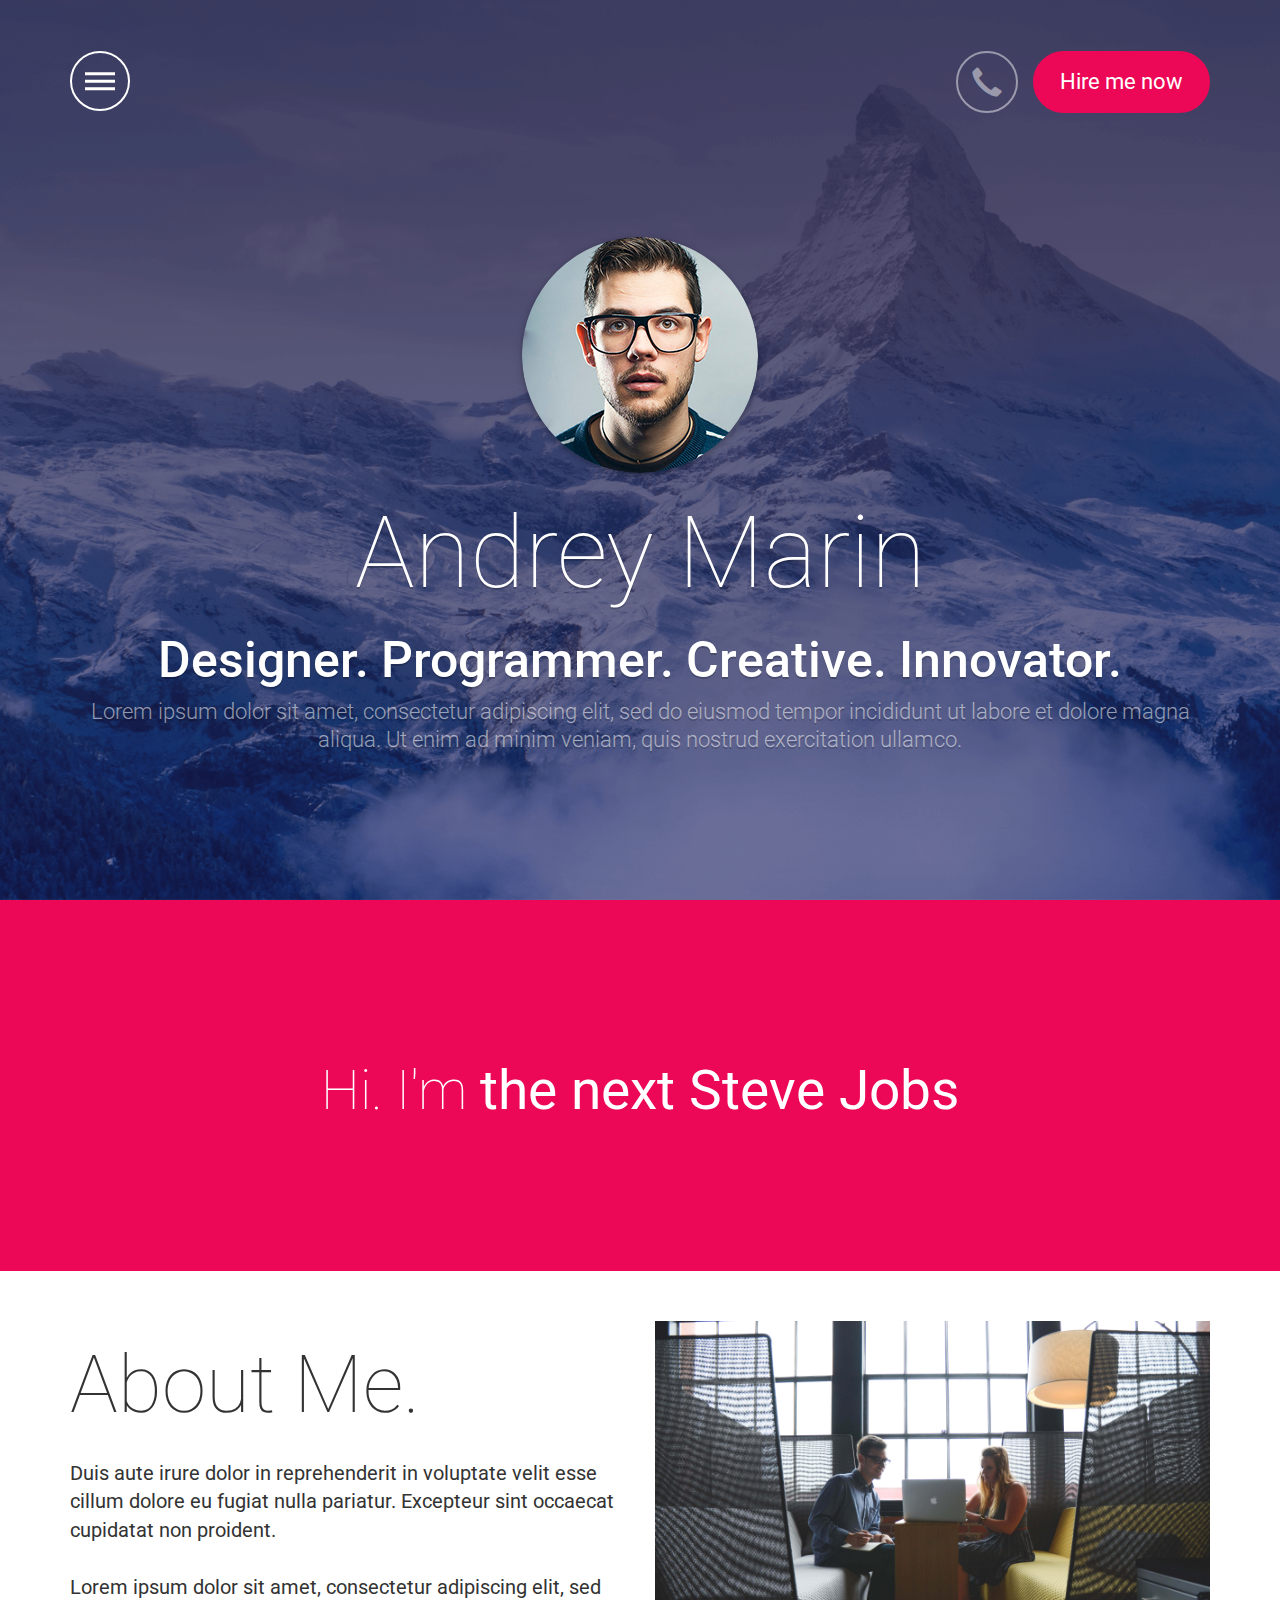
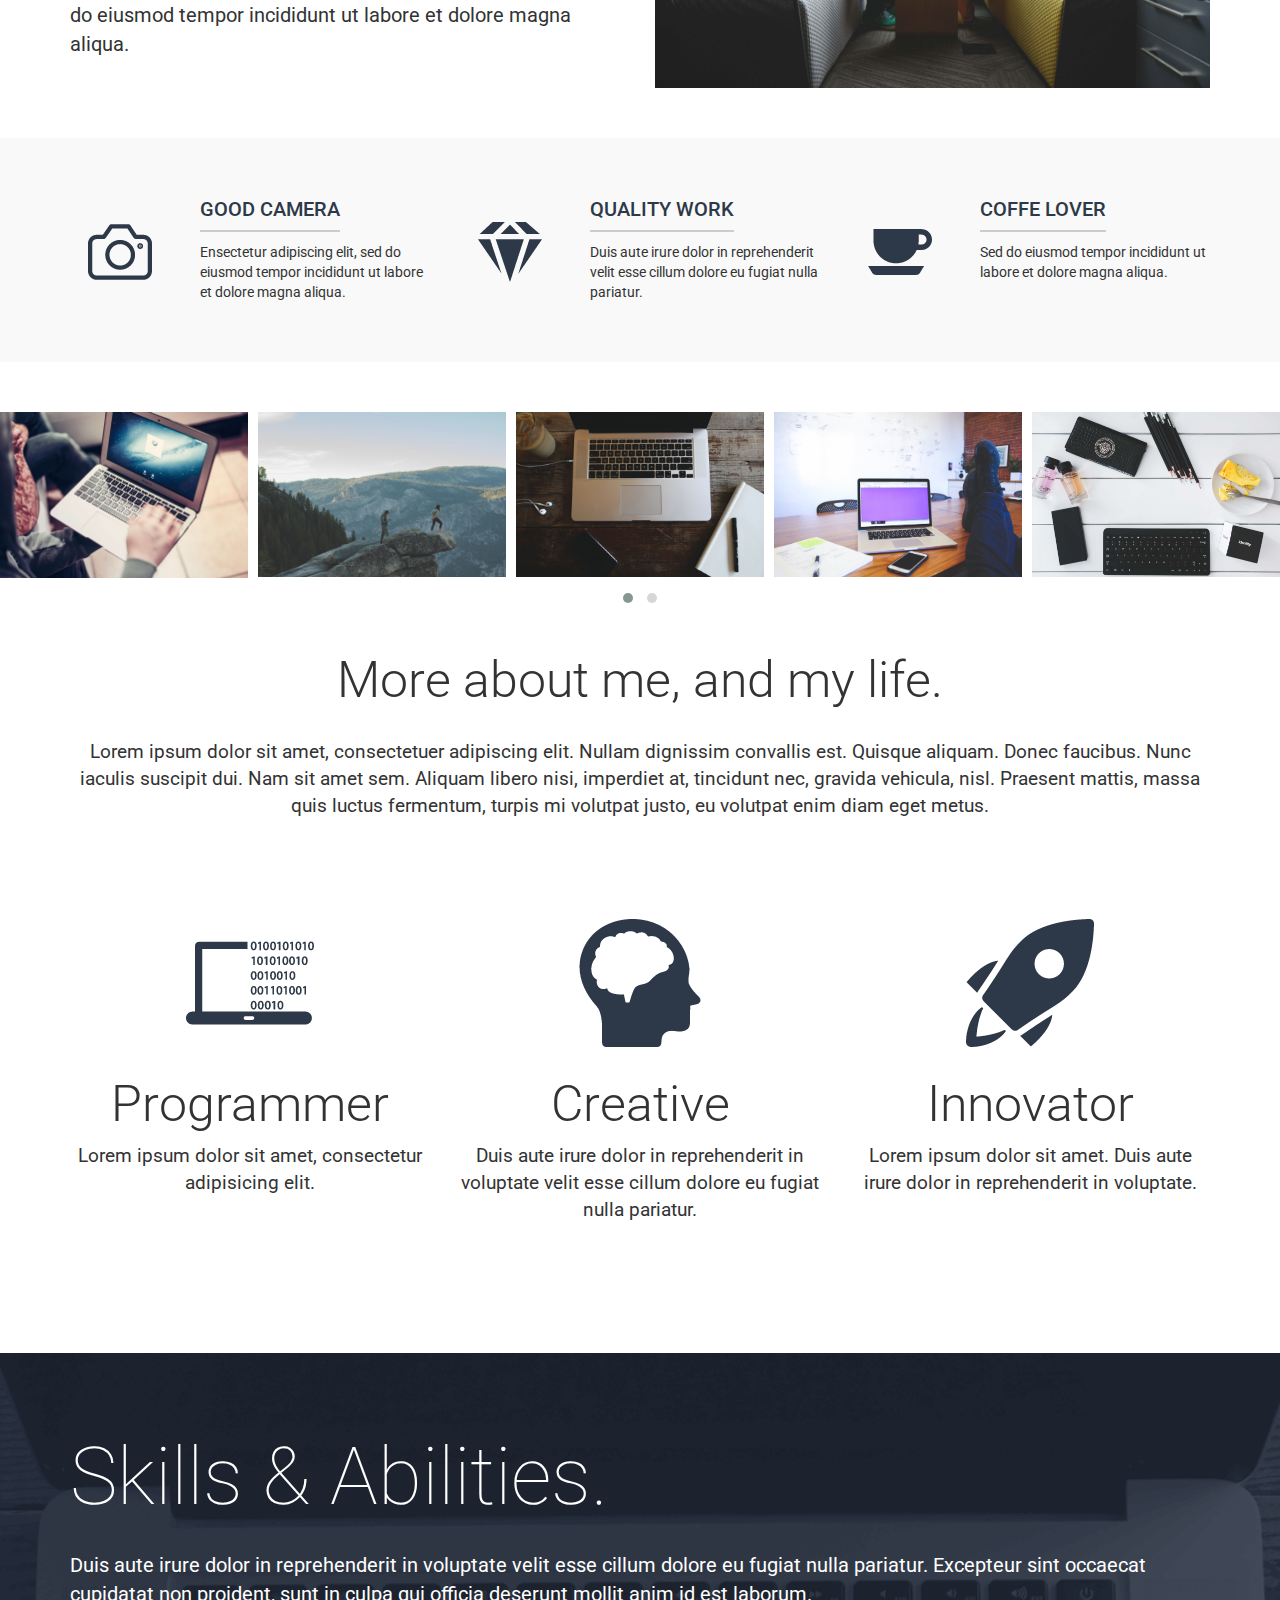
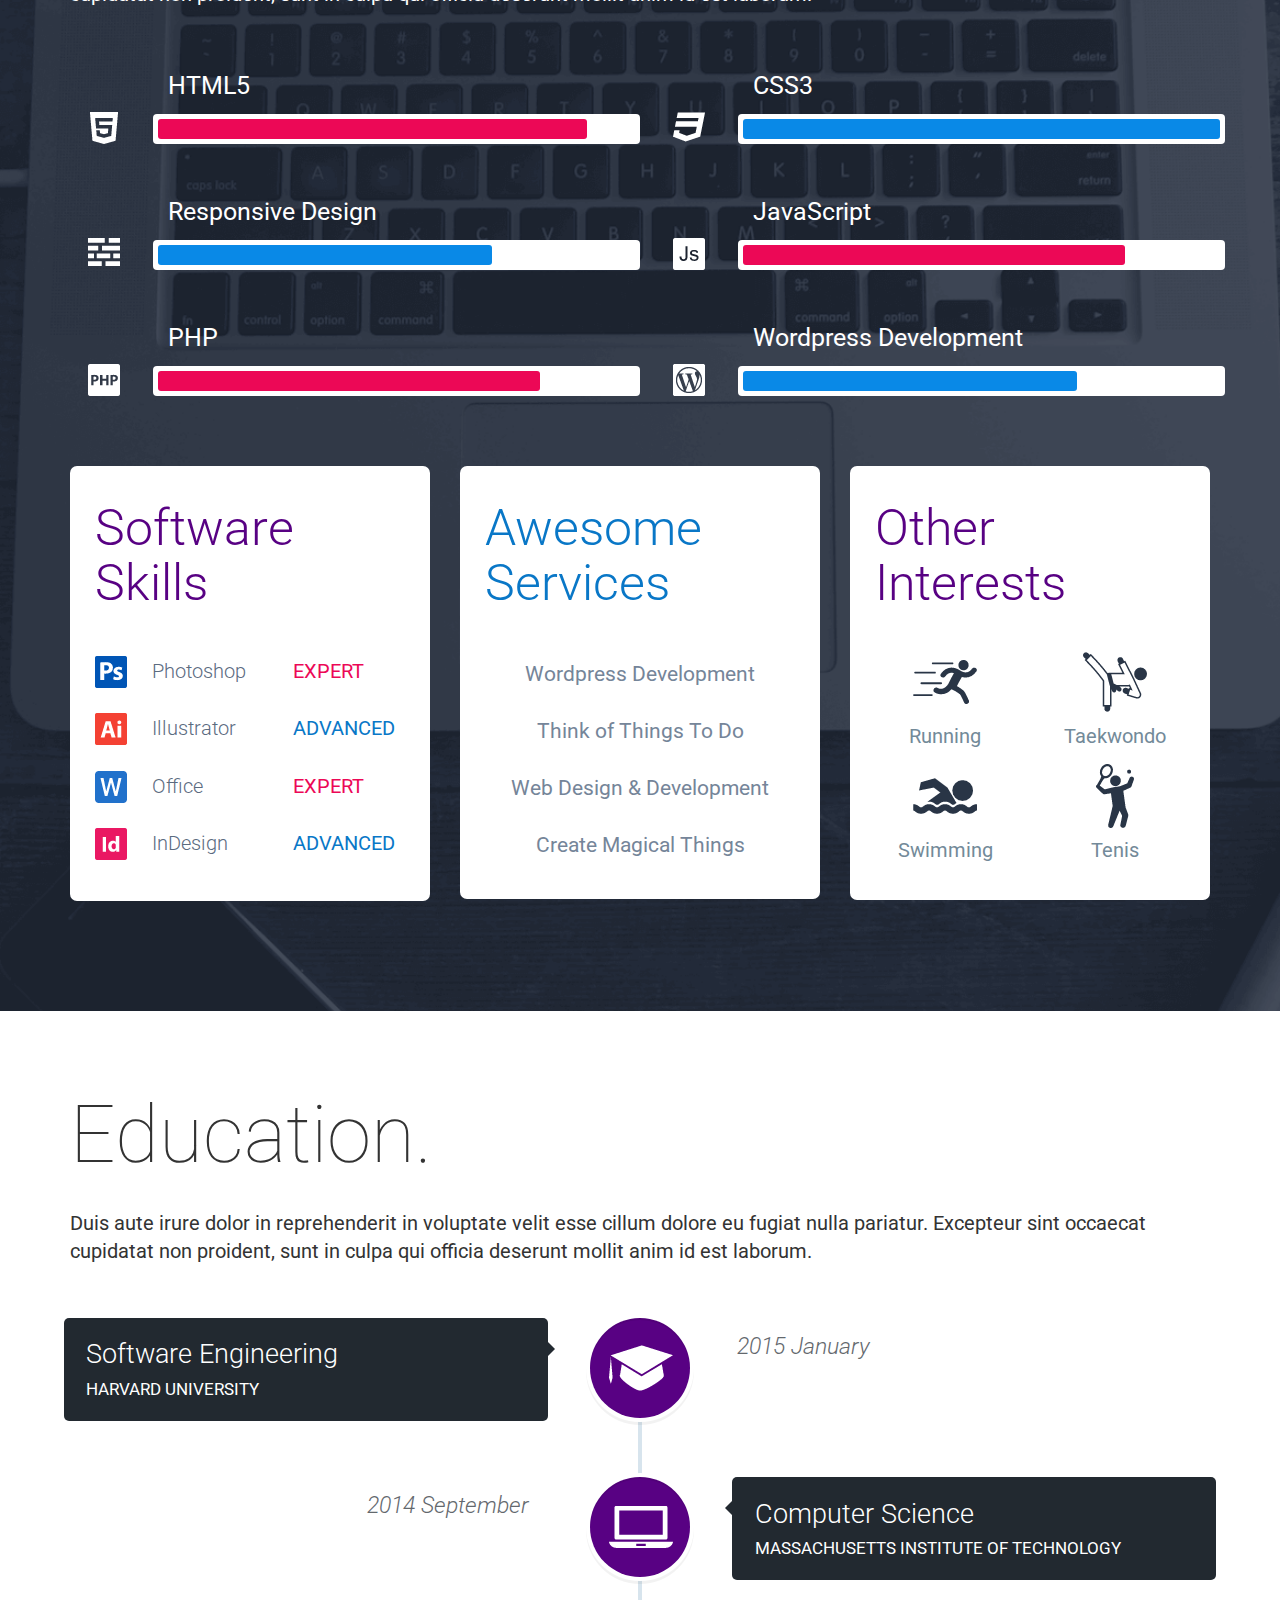
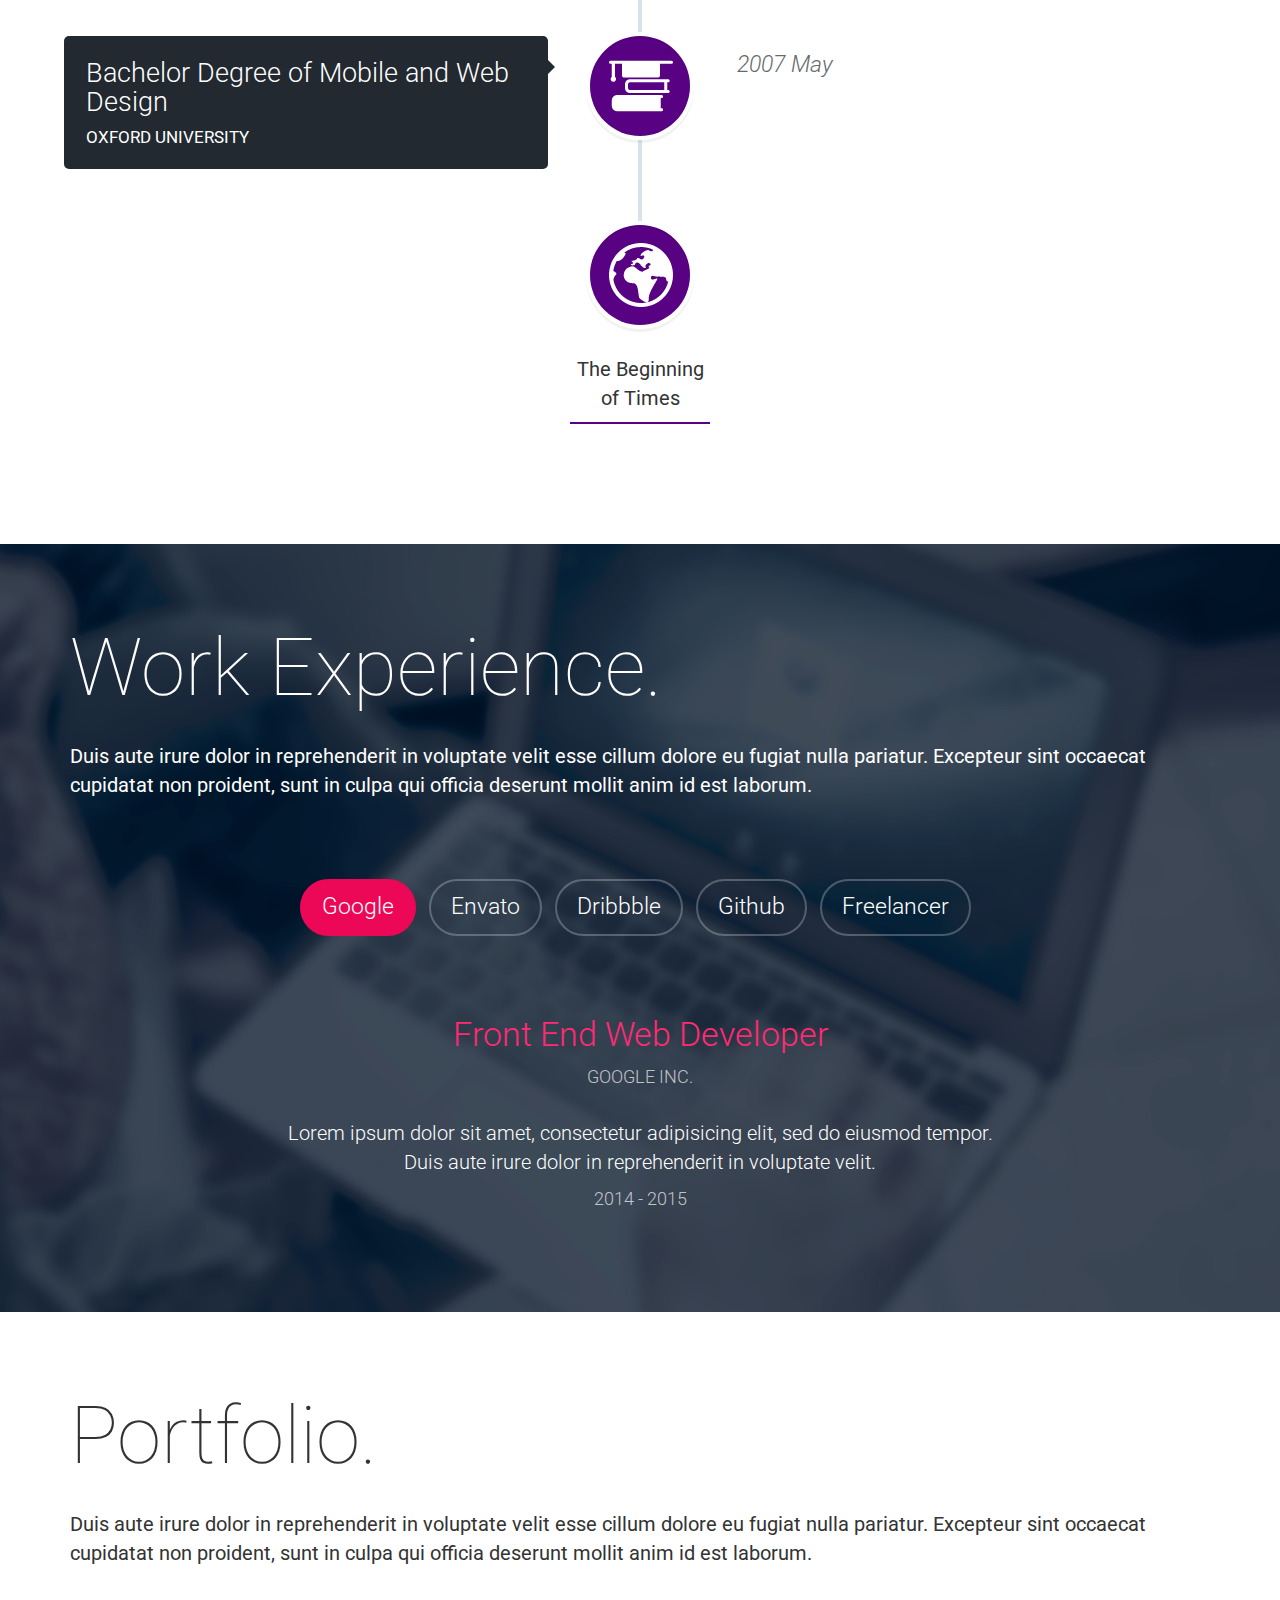
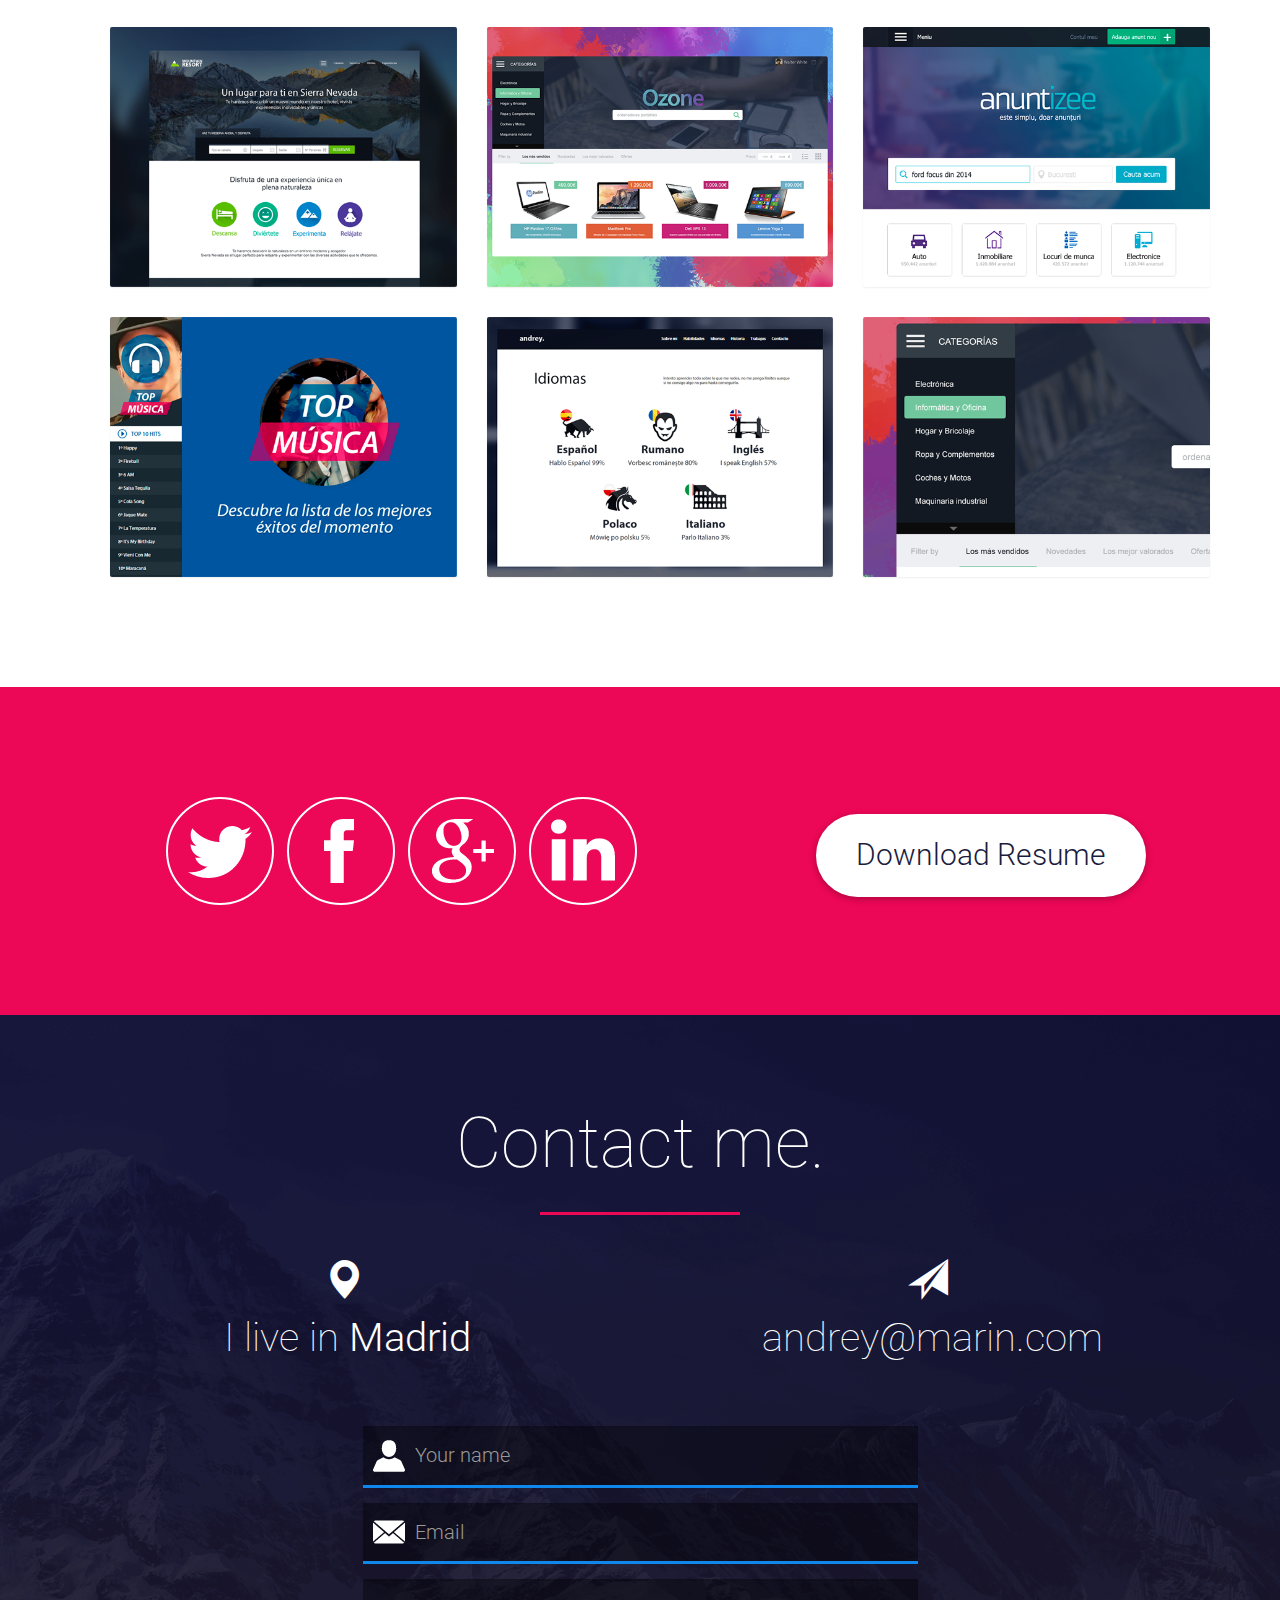
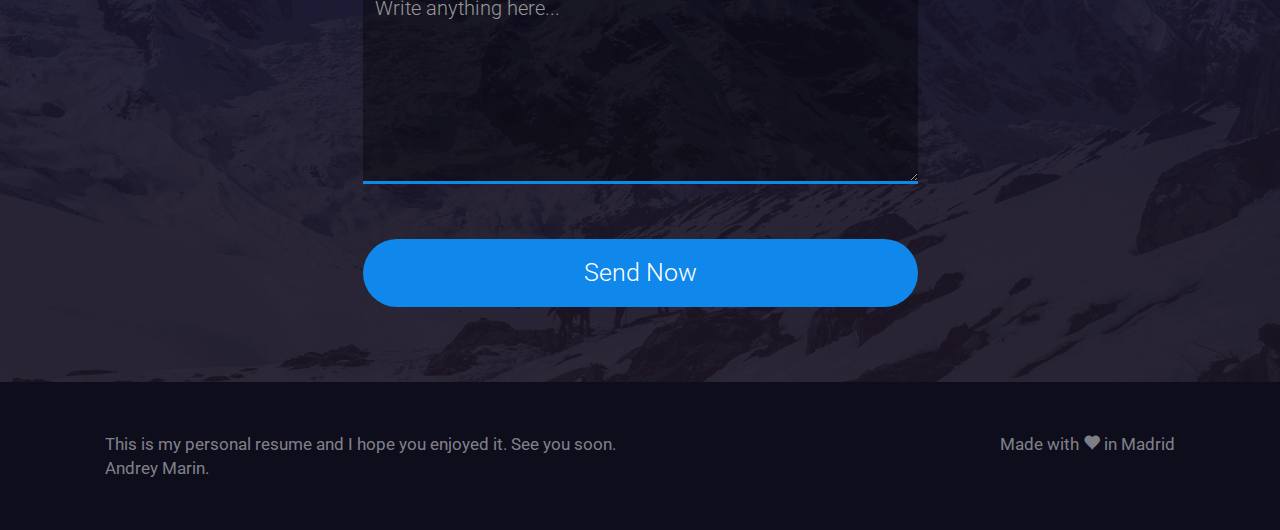
<file: _orig/Template/HTML/MyWALL Default One/index.html>
<!DOCTYPE html>
<html lang="en">
<head>
	<meta charset="UTF-8" />
	<meta http-equiv="X-UA-Compatible" content="IE=edge" />
	<meta name="viewport" content="width=device-width,initial-scale=1" />
	<meta name="robots" content="index, follow"/>
	<title>Andrey Marin - Resume CV with MyWALL</title>
	<link rel="shortcut icon" href="favicon.ico">

	<!-- Google Font Roboto -->
	<link href="http://fonts.googleapis.com/css?family=Roboto:500,400italic,100,300,700,100italic,300italic,400" rel="stylesheet" type="text/css">
	<!-- Bootstrap 3.3.5 -->
	<link rel="stylesheet" type="text/css" href="css/bootstrap.min.css" />
	<!-- Design Style MyWALL -->
	<link rel="stylesheet" type="text/css" href="css/mywall.min.css" />
	
	<!-- HTML5 shim and Respond.js for IE8 support of HTML5 elements and media queries -->
	<!--[if lt IE 9]>
		<script src="https://oss.maxcdn.com/html5shiv/3.7.2/html5shiv.min.js"></script>
		<script src="https://oss.maxcdn.com/respond/1.4.2/respond.min.js"></script>
	<![endif]-->
</head>
<body>

	<!-- Modal Window Contact me -->
	<div class="modal fade" id="callmeModal" tabindex="-1" aria-hidden="true" role="dialog" aria-labelledby="ModalCall" style="display: none;">
		<div class="modal-dialog modal-sm">
			<div class="modal-content">
				<div class="modal-header">
				<button type="button" class="close" data-dismiss="modal" aria-label="Close"><span aria-hidden="true">×</span></button>
				<h2 class="modal-title getmetelf" id="ModalCall">Get in touch with me.</h2>
				</div>
				<div class="modal-body">
					<!-- Your phone number -->
					<div class="myphone"><p class="greynum">+40</p> 124 445 994</div>
					<!-- Contact hours -->
					<div class="contacthours">
						<p class="hourcall">Contact hours</p>
						<div class="rightcall">
							<p class="dayscall">Mon - Fri</p>
							<p class="horario">9:00 - 22:00</p>
							<p class="dayscall">Sat - Sun</p>
							<p class="horario">10:00 - 18:00</p>
						</div>
					</div>
					<!-- // Contact hours -->
				</div>
			</div>
		</div>
	</div>
	<!-- // Modal Window Contact me -->

	<!-- Header -->
	<header>
		<!-- Menu Navigation -->
		<div id="top" class="container">
			<!-- Menu left -->
			<nav id="ha-header" class="left-nav ha-header">
				<ul class="nav">
			      <li class="dropdown">
			      	<!-- Dropdown menu -->
			        <a class="dropdown-toggle circle-main" data-toggle="dropdown" href="#" role="button" aria-haspopup="true" aria-expanded="false">        
						<svg class="hello" height="36" viewBox="0 0 24 24" width="36" xmlns="http://www.w3.org/2000/svg">
						    <path d="M2 15.5v2h20v-2H2zm0-5v2h20v-2H2zm0-5v2h20v-2H2z"/>
						    <path d="M0 0h24v24H0z" fill="none"/>
						</svg>
			        </a>
			        <!-- Navigation Sections -->
			        <ul class="dropdown-menu">
						<li><a data-scroll data-options='{ "easing": "easeOutQuint" }' href="#top" class="menu-item wall">Hello</a></li>
						<li><a data-scroll data-options='{ "easing": "easeOutQuint" }' href="#about" class="menu-item wall">About Me</a></li>
						<li><a data-scroll data-options='{ "easing": "easeOutQuint" }' href="#skills" class="menu-item wall">Skills and Abilities</a></li>
						<li><a data-scroll data-options='{ "easing": "easeOutQuint" }' href="#education" class="menu-item wall">Education</a></li>
						<li><a data-scroll data-options='{ "easing": "easeOutQuint" }' href="#work" class="menu-item wall">Work Experience</a></li>
						<li><a data-scroll data-options='{ "easing": "easeOutQuint" }' href="#portfolio" class="menu-item wall">Portfolio</a></li>
						<li><a data-scroll data-options='{ "easing": "easeOutQuint" }' href="#download" class="menu-item wall">Social Networks</a></li>
						<li><a data-scroll data-options='{ "easing": "easeOutQuint" }' href="#contacto" class="menu-item wall">Contact Me</a></li>
			        </ul>
			      </li>
			    </ul>
			</nav>
			<!-- // Menu left -->

			<!-- Menu right - Hidden in small devices -->
			<div class="nav-extra hidden-xs">
				<!-- Button Contact Modal -->
				<a class="callme" href="#" data-toggle="modal" data-target="#callmeModal">
					<span class="glyphicon glyphicon glyphicon-earphone call" aria-hidden="true"></span>
				</a>
				<!-- Button 'Hire me' -->
				<a class="hireme button-mywall" data-scroll data-options='{ "easing": "easeOutQuint" }' href="#contacto">Hire me now</a>
			</div>
			<!-- // Menu right -->
		</div>
		<!-- // Menu Navigation -->

		<!-- Personal Details -->
		<div class="container">
			<img class="img-circle imgsus" alt="Andrey Marin" src="img/profile.png"/>
			<h1 class="name-boss">Andrey Marin</h1>
			<h2 class="main-details">Designer. Programmer. Creative. Innovator.</h2>
			<p class="extend-details">Lorem ipsum dolor sit amet, consectetur adipiscing elit, sed do eiusmod tempor incididunt ut labore et dolore magna aliqua. Ut enim ad minim veniam, quis nostrud exercitation ullamco.</p>
		</div>
		<!-- // Personal Details -->
	</header>
	<!-- // Header -->
	
	<!-- About Me Intro - Text Type - Hi. I'm ... -->
	<section id="about" class="cd-intro">
		<h1 class="cd-headline letters type">
			<!-- Static Text -->
			<span>Hi. I'm </span>
			<!-- Automatic Text Type -->
			<span class="cd-words-wrapper waiting">
				<b class="is-visible">the next Steve Jobs</b>
				<b>incredible and amazing</b>
				<b>better than the Flash</b>
			</span>
		</h1>
	</section>
	<!-- // About Me Intro -->

	<!-- About Me Context -->
	<section class="full-section my-about">
		<!-- Top About me -->
		<article class="container">
			<div class="row">
				<!-- Text about me -->
				<div class="col-md-6">
					<h2 class="title-main">About Me.</h2>
					<p class="text-main">Duis aute irure dolor in reprehenderit in voluptate velit esse cillum dolore eu fugiat nulla pariatur. Excepteur sint occaecat cupidatat non proident.
					<br><br>Lorem ipsum dolor sit amet, consectetur adipiscing elit, sed do eiusmod tempor incididunt ut labore et dolore magna aliqua.</p>
				</div>
				<!-- Image right about me -->
				<div class="col-md-6">
					<img class="img-responsive" src="img/pexels-work.jpg" alt="working">
				</div>
			</div>
		</article>
		<!-- // Top About me -->

		<!-- 3 Columns extra info -->
		<article class="full-section my-extrame">
			<div class="container">
				<div class="row">
					<!-- Col 1 -->
					<div class="col-sm-4">
						<div class="row">
							<div class="col-md-4 img-myextra"><img alt="camera" class="img-myextrame" src="img/camera.png"></div>
							<div class="col-md-8">
								<h5 class="text-five">Good camera</h5>
								<p class="text-subfive">Ensectetur adipiscing elit, sed do eiusmod tempor incididunt ut labore et dolore magna aliqua.</p>
							</div>
						</div>				
					</div>
					<!-- Col 2 -->
					<div class="col-sm-4">
						<div class="row">
							<div class="col-md-4 img-myextra"><img alt="quality" class="img-myextrame" src="img/quality.png"></div>
							<div class="col-md-8">
								<h5 class="text-five">Quality work</h5>
								<p class="text-subfive">Duis aute irure dolor in reprehenderit velit esse cillum dolore eu fugiat nulla pariatur.</p>
							</div>
						</div>			
					</div>
					<!-- Col 3 -->
					<div class="col-sm-4">
						<div class="row">
							<div class="col-md-4 img-myextra"><img alt="coffe" class="img-myextrame" src="img/coffee.png"></div>
							<div class="col-md-8">
								<h5 class="text-five">Coffe lover</h5>
								<p class="text-subfive">Sed do eiusmod tempor incididunt ut labore et dolore magna aliqua.</p>
							</div>
						</div>			
					</div>
				</div>
			</div>
		</article>
		<!-- // 3 Columns extra info -->
	</section>
	<!-- // About Me Context -->

	<!-- About Me Gallery -->
	<section id="aboutme" class="full-section ha-waypoint" data-animate-down="ha-header-subshow" data-animate-up="ha-header-show">
		<!-- Owl Carousel images -->
		<div class="owl-carousel">
		    <div class="item"><img alt="pexels-1" src="img/pexels/pexels-1.jpg"/></div>
		    <div class="item"><img alt="pexels-2" src="img/pexels/pexels-2.jpg"/></div>
		    <div class="item"><img alt="pexels-3" src="img/pexels/pexels-3.jpg"/></div>
		    <div class="item"><img alt="pexels-4" src="img/pexels/pexels-4.jpg"/></div>
		    <div class="item"><img alt="pexels-5" src="img/pexels/pexels-5.jpg"/></div>
		    <div class="item"><img alt="pexels-6" src="img/pexels/pexels-6.jpg"/></div>
		</div>
		<!-- // Owl Carousel images -->

		<!-- More about me and 3 columns -->
		<div class="container">
			<div class="row">
				<div class="col-md-12">
					<h3 class="title-three">More about me, and my life.</h3>
					<p class="text-three">Lorem ipsum dolor sit amet, consectetuer adipiscing elit. Nullam dignissim convallis est. Quisque aliquam. Donec faucibus. Nunc iaculis suscipit dui. Nam sit amet sem. Aliquam libero nisi, imperdiet at, tincidunt nec, gravida vehicula, nisl. Praesent mattis, massa quis luctus fermentum, turpis mi volutpat justo, eu volutpat enim diam eget metus.</p>
				</div>
				<!-- Column 1 -->
				<div class="col-md-4">
					<img class="img-rd" alt="programmer" src="img/programmer.png"/>
					<h3 class="title-rd">Programmer</h3>
					<p class="text-rd">Lorem ipsum dolor sit amet, consectetur adipisicing elit.</p>
				</div>
				<!-- Column 2 -->
				<div class="col-md-4">
					<img class="img-rd" alt="creative" src="img/brain.png"/>
					<h3 class="title-rd">Creative</h3>
					<p class="text-rd">Duis aute irure dolor in reprehenderit in voluptate velit esse cillum dolore eu fugiat nulla pariatur.</p>
				</div>
				<!-- Column 3 -->
				<div class="col-md-4">
					<img class="img-rd" alt="innovator" src="img/rocket.png"/>
					<h3 class="title-rd">Innovator</h3>
					<p class="text-rd">Lorem ipsum dolor sit amet. Duis aute irure dolor in reprehenderit in voluptate.</p>
				</div>
			</div>
		</div>
	</section>
	<!-- // About Me Gallery -->
	
	<!-- Skills and abilities -->
	<section id="skills" class="full-section-two bg-skills">
		<div class="container">
			<!-- Text Skills and Abilities -->
			<h2 class="title-main mywhite">Skills &#38; Abilities.</h2>
			<p class="text-main mywhite">Duis aute irure dolor in reprehenderit in voluptate velit esse cillum dolore eu fugiat nulla pariatur. Excepteur sint occaecat cupidatat non proident, sunt in culpa qui officia deserunt mollit anim id est laborum.</p>
			
			<div class="row">
				<!-- Skills percent 1 -->
				<div class="col-md-6 separ">
					<div class="row">
						<div class="hidden-xs col-sm-2 icon-skill"><img class="img-skill" alt="html 5" src="img/html5.png"></div>
						<div class="col-sm-10">
							<div class="row">
								<div class="col-sm-12 title-skill">HTML5</div>
								<div class="col-sm-12 bar-skill">
									<div class="this-skill my-pink my-ninety"></div>
								</div>
							</div>
						</div>
					</div>
				</div>
				<!-- Skills percent 2 -->
				<div class="col-md-6 separ">
					<div class="row">
						<div class="hidden-xs col-sm-2 icon-skill"><img class="img-skill" alt="css 3" src="img/css3.png"></div>
						<div class="col-sm-10">
							<div class="row">
								<div class="col-sm-12 title-skill">CSS3</div>
								<div class="col-sm-12 bar-skill">
									<div class="this-skill my-blue my-houndred"></div>
								</div>
							</div>
						</div>
					</div>
				</div>
				<!-- Skills percent 3 -->
				<div class="col-md-6 separ">
					<div class="row">
						<div class="hidden-xs col-sm-2 icon-skill"><img class="img-skill" alt="responsive" src="img/responsive.png"></div>
						<div class="col-sm-10">
							<div class="row">
								<div class="col-sm-12 title-skill">Responsive Design</div>
								<div class="col-sm-12 bar-skill">
									<div class="this-skill my-blue my-seventy"></div>
								</div>
							</div>
						</div>
					</div>
				</div>
				<!-- Skills percent 4 -->
				<div class="col-md-6 separ">
					<div class="row">
						<div class="hidden-xs col-sm-2 icon-skill"><img class="img-skill" alt="JavaScript" src="img/js.png"></div>
						<div class="col-sm-10">
							<div class="row">
								<div class="col-sm-12 title-skill">JavaScript</div>
								<div class="col-sm-12 bar-skill">
									<div class="this-skill my-pink my-eighty"></div>
								</div>
							</div>
						</div>
					</div>
				</div>
				<!-- Skills percent 5 -->
				<div class="col-md-6 separ">
					<div class="row">
						<div class="col-sm-2 hidden-xs icon-skill"><img class="img-skill" alt="PHP" src="img/php.png"></div>
						<div class="col-sm-10">
							<div class="row">
								<div class="col-sm-12 title-skill">PHP</div>
								<div class="col-sm-12 bar-skill">
									<div class="this-skill my-pink my-eighty"></div>
								</div>
							</div>
						</div>
					</div>
				</div>
				<!-- Skills percent 6 -->
				<div class="col-md-6 separ">
					<div class="row">
						<div class="hidden-xs col-sm-2 icon-skill"><img class="img-skill" alt="Wordpress" src="img/wp.png"></div>
						<div class="col-sm-10 ">
							<div class="row">
								<div class="col-sm-12 title-skill">Wordpress Development</div>
								<div class="col-sm-12 bar-skill">
									<div class="this-skill my-blue my-seventy"></div>
								</div>
							</div>
						</div>
					</div>
				</div>
				<!-- // Skills percent -->
			</div>
		</div>

		<!-- Abilities -->
		<div class="container cont-mg">
			<div class="row">
				<!-- Col 1 - Software Skills -->
				<div class="col-md-4">
					<div class="cont-ab">
						<h4 class="title-four color-a">Software Skills</h4>
						<!-- Software Abilitie 1 -->
						<div class="row">
							<div class="col-xs-2"><img class="img-soft" alt="Photoshop" src="img/photo.png"></div>
							<div class="col-xs-5 ability">Photoshop</div>
							<div class="col-xs-5 expert">EXPERT</div>
						</div>
						<!-- Software Abilitie 2 -->
						<div class="row">				
							<div class="col-xs-2"><img class="img-soft" alt="Illustrator" src="img/illus.png"></div>
							<div class="col-xs-5 ability">Illustrator</div>
							<div class="col-xs-5 advanced">ADVANCED</div>
						</div>
						<!-- Software Abilitie 3 -->
						<div class="row">	
							<div class="col-xs-2"><img class="img-soft" alt="Office" src="img/offi.png"></div>
							<div class="col-xs-5 ability">Office</div>
							<div class="col-xs-5 expert">EXPERT</div>
						</div>
						<!-- Software Abilitie 4 -->
						<div class="row">	
							<div class="col-xs-2"><img class="img-soft" alt="InDesign" src="img/inde.png"></div>
							<div class="col-xs-5 ability">InDesign</div>
							<div class="col-xs-5 advanced">ADVANCED</div>
						</div>
					</div>
				</div>
				<!-- Col 2 - Awesome Services -->
				<div class="col-md-4">
					<div class="cont-ab">
						<h4 class="title-four color-b">Awesome Services</h4>
						<!-- Awesome Abilities -->
						<div class="row">
							<div class="col-md-12 text-awsm">Wordpress Development</div>
							<div class="col-md-12 text-awsm">Think of Things To Do</div>
							<div class="col-md-12 text-awsm">Web Design &#38; Development</div>
							<div class="col-md-12 text-awsm">Create Magical Things</div>
						</div>
						<!-- // Awesome Abilities -->
					</div>
				</div>
				<!-- Col 3 - Other Interests -->
				<div class="col-md-4">
					<div class="cont-ab">
						<h4 class="title-four color-c">Other Interests</h4>
						<div class="row">
							<!-- Interest 1 -->
							<div class="col-sm-6">
								<div class="row">
									<div class="col-md-12 intrst">
										<img alt="Running" src="img/Running-icon.png">
									</div>
								</div>
								<p class="text-interest">Running</p>
							</div>
							<!-- Interest 2 -->
							<div class="col-sm-6">
								<div class="row">
									<div class="col-md-12 intrst">
										<img alt="Taekwondo" src="img/Taekwondo-icon.png">
									</div>
								</div>
								<p class="text-interest">Taekwondo</p>
							</div>
							<!-- Interest 3 -->
							<div class="col-sm-6">
								<div class="row">
									<div class="col-md-12 intrst">
										<img alt="Swimming" src="img/Swimming-icon.png">
									</div>
								</div>
								<p class="text-interest">Swimming</p>
							</div>
							<!-- Interest 4 -->
							<div class="col-sm-6">
								<div class="row">
									<div class="col-md-12 intrst">
										<img alt="Tenis" src="img/Tenis-icon.png">
									</div>
								</div>
								<p class="text-interest">Tenis</p>
							</div>
						</div>
					</div>
				</div>
			</div>
		</div>
		<!-- // Abilities -->
	</section>
	<!-- // Skills and abilities -->

	<!-- Education -->
	<section id="education" class="full-section">
		<!-- Text Education -->
		<div class="container">
			<h2 class="title-main">Education.</h2>
			<p class="text-main">Duis aute irure dolor in reprehenderit in voluptate velit esse cillum dolore eu fugiat nulla pariatur. Excepteur sint occaecat cupidatat non proident, sunt in culpa qui officia deserunt mollit anim id est laborum.</p>
		</div>

		<!-- Timeline Responsive -->
		<article id="cd-timeline" class="cd-container">
			<!-- 1 Item -->
			<div class="cd-timeline-block">
				<!-- Circle image 64x64 -->
				<div class="cd-timeline-img my-purple">
					<img src="img/ed1.png" alt="Engineering">
				</div>
				<!-- Info 1 Education -->
				<div class="cd-timeline-content">
					<h2>Software Engineering</h2>
					<h3>HARVARD UNIVERSITY</h3>
					<span class="cd-date">2015 January</span>
				</div>
			</div>
			<!-- 2 Item -->
			<div class="cd-timeline-block">
				<!-- Circle image 64x64 -->
				<div class="cd-timeline-img my-purple">
					<img src="img/ed2.png" alt="Science">
				</div> 
				<!-- Info 2 Education -->
				<div class="cd-timeline-content">
					<h2>Computer Science</h2>
					<h3>Massachusetts Institute of Technology</h3>
					<span class="cd-date">2014 September</span>
				</div> 
			</div> 
			<!-- 3 Item -->
			<div class="cd-timeline-block">
				<!-- Circle image 64x64 -->
				<div class="cd-timeline-img my-purple">
					<img src="img/ed3.png" alt="Bachelor">
				</div>
				<!-- Info 3 Education -->
				<div class="cd-timeline-content">
					<h2>Bachelor Degree of Mobile and Web Design</h2>
					<h3>OXFORD UNIVERSITY</h3>
					<span class="cd-date">2007 May</span>
				</div> 
			</div> 
			<!-- The Beginning of Times image -->
			<div class="cd-timeline-block">
				<!-- Circle image 64x64 -->
				<div class="cd-timeline-img my-purple">
					<img src="img/ed4.png" alt="Times">
				</div> 
			</div>
		</article>
		<!-- The Beginning of Times item -->
		<p class="txt-times">The Beginning of Times</p>
	</section>
	<!-- // Education -->

	<!-- Work Experience -->
	<section id="work" class="full-section-two bg-work">
		<!-- Text Work Experience -->
		<div class="container">
			<h2 class="title-main mywhite">Work Experience.</h2>
			<p class="text-main mywhite">Duis aute irure dolor in reprehenderit in voluptate velit esse cillum dolore eu fugiat nulla pariatur. Excepteur sint occaecat cupidatat non proident, sunt in culpa qui officia deserunt mollit anim id est laborum.</p>
		</div>
		<!-- Work -->
		<div class="container cont-mg">
			  <!-- Nav tabs -->
			  <ul class="nav nav-tabs" role="tablist">
			    <li role="presentation" class="active"><a href="#1" role="tab" data-toggle="tab">Google</a></li>
			    <li role="presentation"><a href="#2" role="tab" data-toggle="tab">Envato</a></li>
			    <li role="presentation"><a href="#3" role="tab" data-toggle="tab">Dribbble</a></li>
			    <li role="presentation"><a href="#4" role="tab" data-toggle="tab">Github</a></li>
			    <li role="presentation"><a href="#5" role="tab" data-toggle="tab">Freelancer</a></li>
			  </ul>

			  <!-- Tab panes -->
			  <div class="tab-content">
			  	<!-- Tab 1 -->
			    <div role="tabpanel" class="tab-pane fade active in" id="1">
			    	<h3 class="title-wk">Front End Web Developer</h3>
					<p class="wk-company">Google Inc.</p>
					<p class="text-wk">Lorem ipsum dolor sit amet, consectetur adipisicing elit, sed do eiusmod tempor. <br> Duis aute irure dolor in reprehenderit in voluptate velit.</p>
					<p class="wk-date">2014 - 2015</p>
			    </div>
			    <!-- Tab 2 -->
			    <div role="tabpanel" class="tab-pane fade" id="2">
			    	<h3 class="title-wk">Wordpress Developer</h3>
			    	<p class="wk-company">Envato</p>
					<p class="text-wk">Duis aute irure dolor in reprehenderit in voluptate velit. <br> Lorem ipsum dolor sit amet, consectetur adipisicing elit, sed do eiusmod tempor.</p>
					<p class="wk-date">2014 - 2015</p>
			    </div>
			    <!-- Tab 3 -->
			    <div role="tabpanel" class="tab-pane fade" id="3">
			    	<h3 class="title-wk">Web Designer</h3>
					<p class="wk-company">Dribbble</p>			
					<p class="text-wk">Lorem ipsum dolor sit amet, consectetur adipisicing elit, sed do eiusmod tempor. <br> Duis aute irure dolor in reprehenderit in voluptate velit.</p>
					<p class="wk-date">2012 - 2014</p>
			    </div>
			    <!-- Tab 4 -->
			    <div role="tabpanel" class="tab-pane fade" id="4">
						<h3 class="title-wk">Software Engineer</h3>
						<p class="wk-company">Github</p>
						<p class="text-wk">Duis aute irure dolor in reprehenderit in voluptate velit. <br> Lorem ipsum dolor sit amet, consectetur adipisicing elit, sed do eiusmod tempor.</p>
						<p class="wk-date">2010 - 2012</p>
			    </div>
			    <!-- Tab 5 -->
			    <div role="tabpanel" class="tab-pane fade" id="5">
			    		<h3 class="title-wk">Freelancer (Web Designer)</h3>
			    		<p class="wk-company">Freelancer</p>
						<p class="text-wk">Lorem ipsum dolor sit amet, consectetur adipisicing elit, sed do eiusmod tempor. <br> Duis aute irure dolor in reprehenderit in voluptate velit.</p>
						<p class="wk-date">2008 - 2010</p>
			    </div>
			  </div>
			  <!-- // Tab panes -->
		</div>
		<!-- // Work -->
	</section>
	<!-- // Work Experience -->

	<!-- Portfolio -->
	<section id="portfolio" class="full-section">
		<!-- Text Portfolio -->
		<div class="container">
			<h2 class="title-main">Portfolio.</h2>
			<p class="text-main">Duis aute irure dolor in reprehenderit in voluptate velit esse cillum dolore eu fugiat nulla pariatur. Excepteur sint occaecat cupidatat non proident, sunt in culpa qui officia deserunt mollit anim id est laborum.</p>
		</div>

		<!-- Gallery -->
		<div class="container">
			<ul class="row wall-portfolio">
				<li class="col-md-4 doblock"><a href="img/item-1.png" data-imagelightbox="b"><img class="wall-gallery" src="img/item-1.png" alt="my item 1" /></a></li>
				<li class="col-md-4 doblock"><a href="img/item-2.png" data-imagelightbox="b"><img class="wall-gallery" src="img/item-2.png" alt="my item 2" /></a></li>
				<li class="col-md-4 doblock"><a href="img/item-3.png" data-imagelightbox="b"><img class="wall-gallery" src="img/item-3.png" alt="my item 3" /></a></li>
				<li class="col-md-4 doblock"><a href="img/item-4.png" data-imagelightbox="b"><img class="wall-gallery" src="img/item-4.png" alt="my item 4" /></a></li>
				<li class="col-md-4 doblock"><a href="img/item-5.png" data-imagelightbox="b"><img class="wall-gallery" src="img/item-5.png" alt="my item 5" /></a></li>
				<li class="col-md-4 doblock"><a href="img/item-6.png" data-imagelightbox="b"><img class="wall-gallery" src="img/item-6.png" alt="my item 6" /></a></li>
			</ul>
		</div>
		<!-- // Gallery -->
	</section>
	<!-- // Portfolio -->

	<!-- Social and Download -->
	<section id="download" class="full-download">
		<div class="container">
			<div class="row">
				<!-- Social Networks -->
				<div class="col-sm-12 btn-class col-md-7">
					<a href="#" class="social-ink">
						<img class="socl" src="img/twitter-icon.png" alt="twitter"/>
					</a>
					<a href="#" class="social-ink">
						<img class="socl" src="img/facebook-icon.png" alt="facebook"/>
					</a>
					<a href="#" class="social-ink">
						<img class="socl" src="img/google-icon.png" alt="google"/>
					</a>
					<a href="#" class="social-ink">
						<img class="socl" src="img/linkedin-icon.png" alt="linkedin"/>
					</a>
				</div>
				<!-- Download Resume - CV -->
				<div class="col-sm-5 btn-class hidden-sm hidden-xs">
					<a class="btn-dwnld" href="#">Download Resume</a>
				</div>
			</div>
		</div>
	</section>
	<!-- // Social and Download -->

	<!-- Contact me -->
	<section id="contacto" class="full-section-three bg-contact">
		<div class="container">
			<!-- Title Contact me -->
			<h1 class="title-ct">Contact me.</h1>
			<p class="separator-ct"></p>
			<!-- Localization -->
			<div class="row">
				<div class="col-md-6 col-xs-12 txt-center">
					<p class="icon-ct glyphicon glyphicon-map-marker"></p>
					<p class="text-ct">I live in <b>Madrid</b></p>
				</div>
				<!--Mail -->
				<div class="col-md-6 col-xs-12 txt-center">
					<p class="icon-ct glyphicon glyphicon-send"></p>
					<p class="text-ct">andrey@marin.com</p>
				</div>
			</div>
		</div>
		<!-- Contact Form -->
		<article class="container cntme">
			<form method="post" action="/envato/mywall/one/send-email.php" id="ContactForm" name="ContactForm" class="validate-form">
				<!-- Form inputs -->
				<div class="row">
					<div class="form-group col-md-6 col-md-offset-3">
					  <input type="text" class="form-control ct-name" name="name" id="name" placeholder="Your name" required>
					</div>
					<div class="form-group col-md-6 col-md-offset-3">
					  <input type="email" class="form-control ct-mail" name="email" id="email" placeholder="Email" required>
					</div>
					<div class="form-group col-md-6 col-md-offset-3">
					  <textarea class="form-control ct-message" rows="6" name="message" id="message" placeholder="Write anything here..." required></textarea>
					</div>
				</div>
				<!-- Button Send -->
				<div class="row">
					<div class="form-group col-md-6 col-md-offset-3">
						<div id="successmsg"></div>
						<button type="submit" name="button" id="button" class="btn btnc2 with-br btn-ctc"><span>Send Now</span></button>
					</div>
				</div>
			</form>
		</article>
		<!-- // Contact Form -->
	</section>
	<!-- // Contact me -->

	<!-- Footer -->
	<footer class="full-footer">
		<div class="container padding-footer">
			<!-- Text Left -->
			<div class="row">
				<div class="col-sm-8 foo-left">This is my personal resume and I hope you enjoyed it. See you soon. <br> Andrey Marin.</div>
				<!-- Text Right -->
				<div class="col-sm-4 foo-right">Made with <span class="glyphicon glyphicon-heart" aria-hidden="true"></span> in Madrid</div>
			</div>
		</div>
	</footer>
	<!-- // Footer -->

	<!-- jQuery (necessary for Bootstrap's JavaScript plugins) -->
	<script src="https://ajax.googleapis.com/ajax/libs/jquery/1.11.3/jquery.min.js"></script>
	<!-- Include all compiled plugins (below), or include individual files as needed -->
	<script src="js/bootstrap.min.js"></script>
	<!-- Smooth-scroll -->
	<script src="js/smooth-scroll.min.js"></script>
	<!-- "Hi. I'am..." Text type - Resource jQuery -->
	<script src="js/main.min.js"></script>
	<!-- Owl Carousel -->
	<script src="js/owl.carousel.min.js"></script>
	<!-- Menu Scrolling -->
	<script src="js/waypoints.min.js"></script>
	<!-- Portfolio gallery -->
	<script src="js/imagelightbox.min.js"></script>
	<!-- Send Email -->
	<script src="js/sendemail.js"></script>
</body>
</html>
</file>
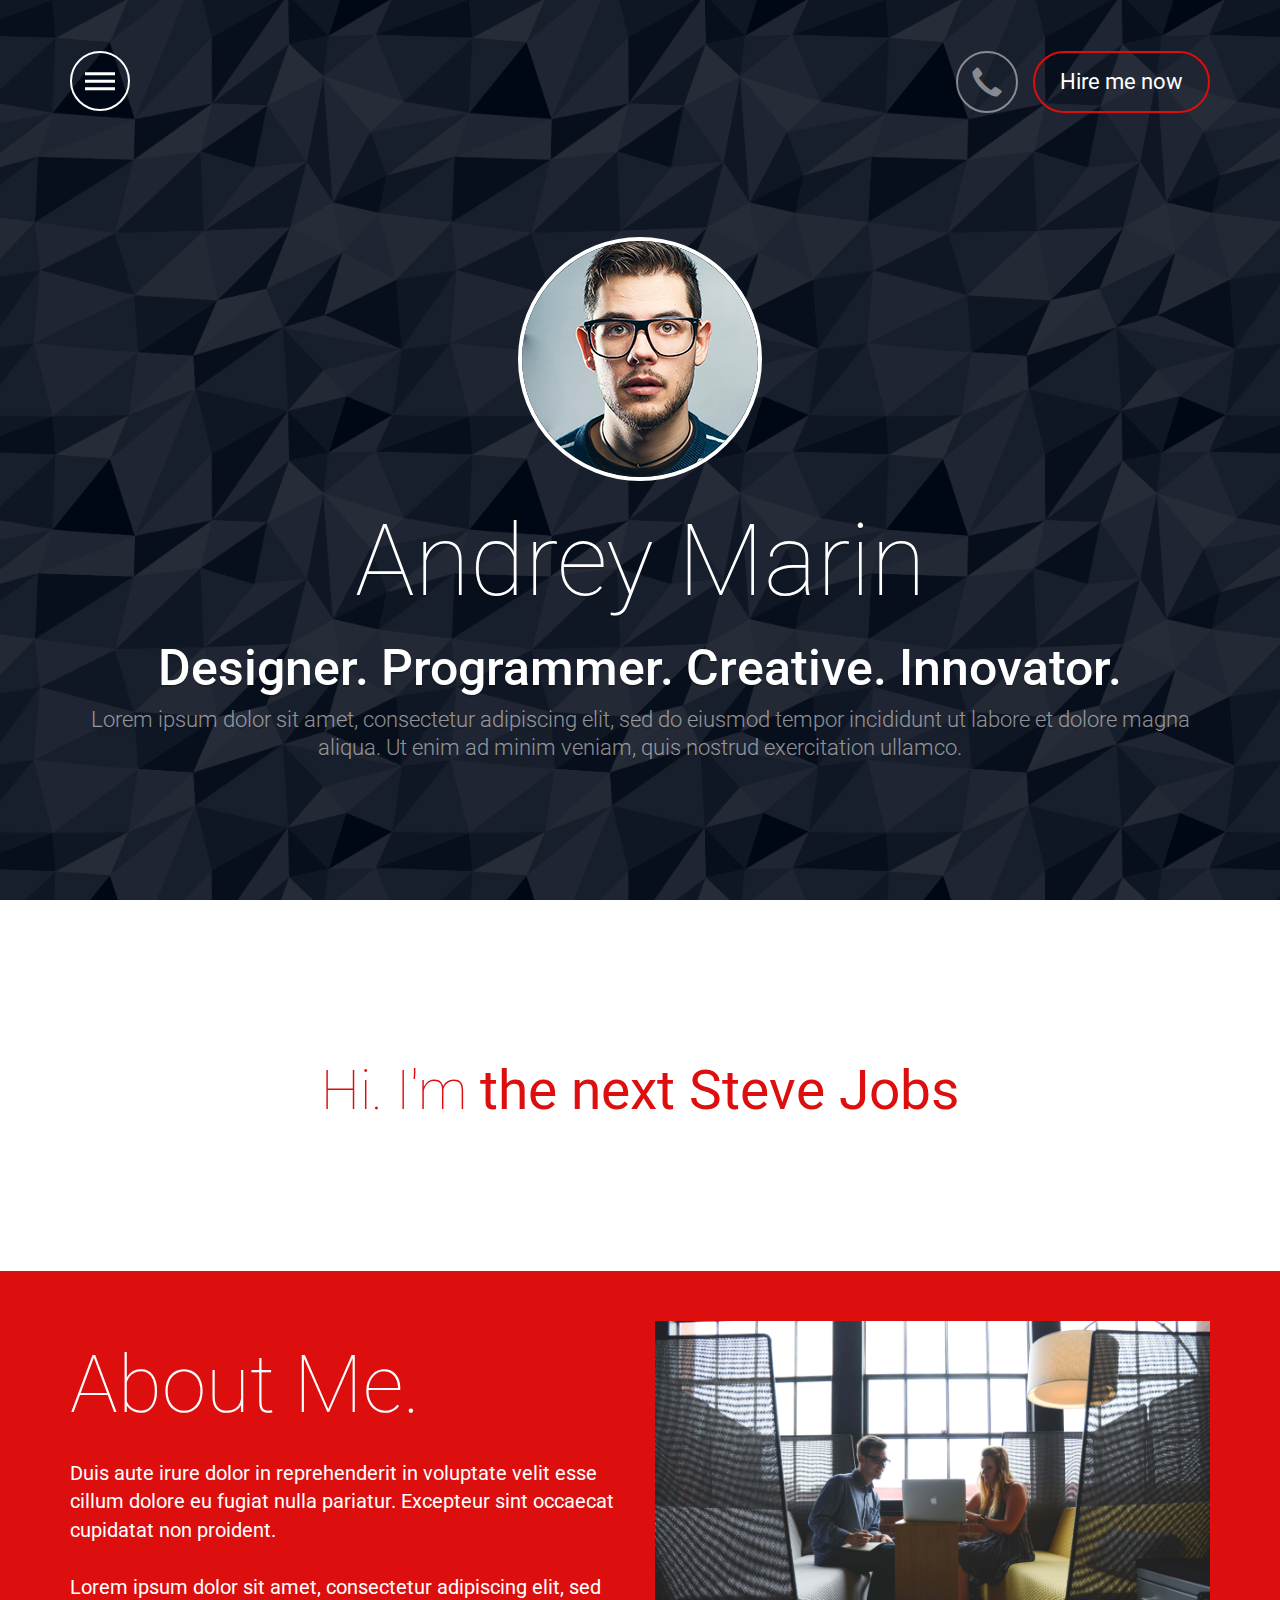
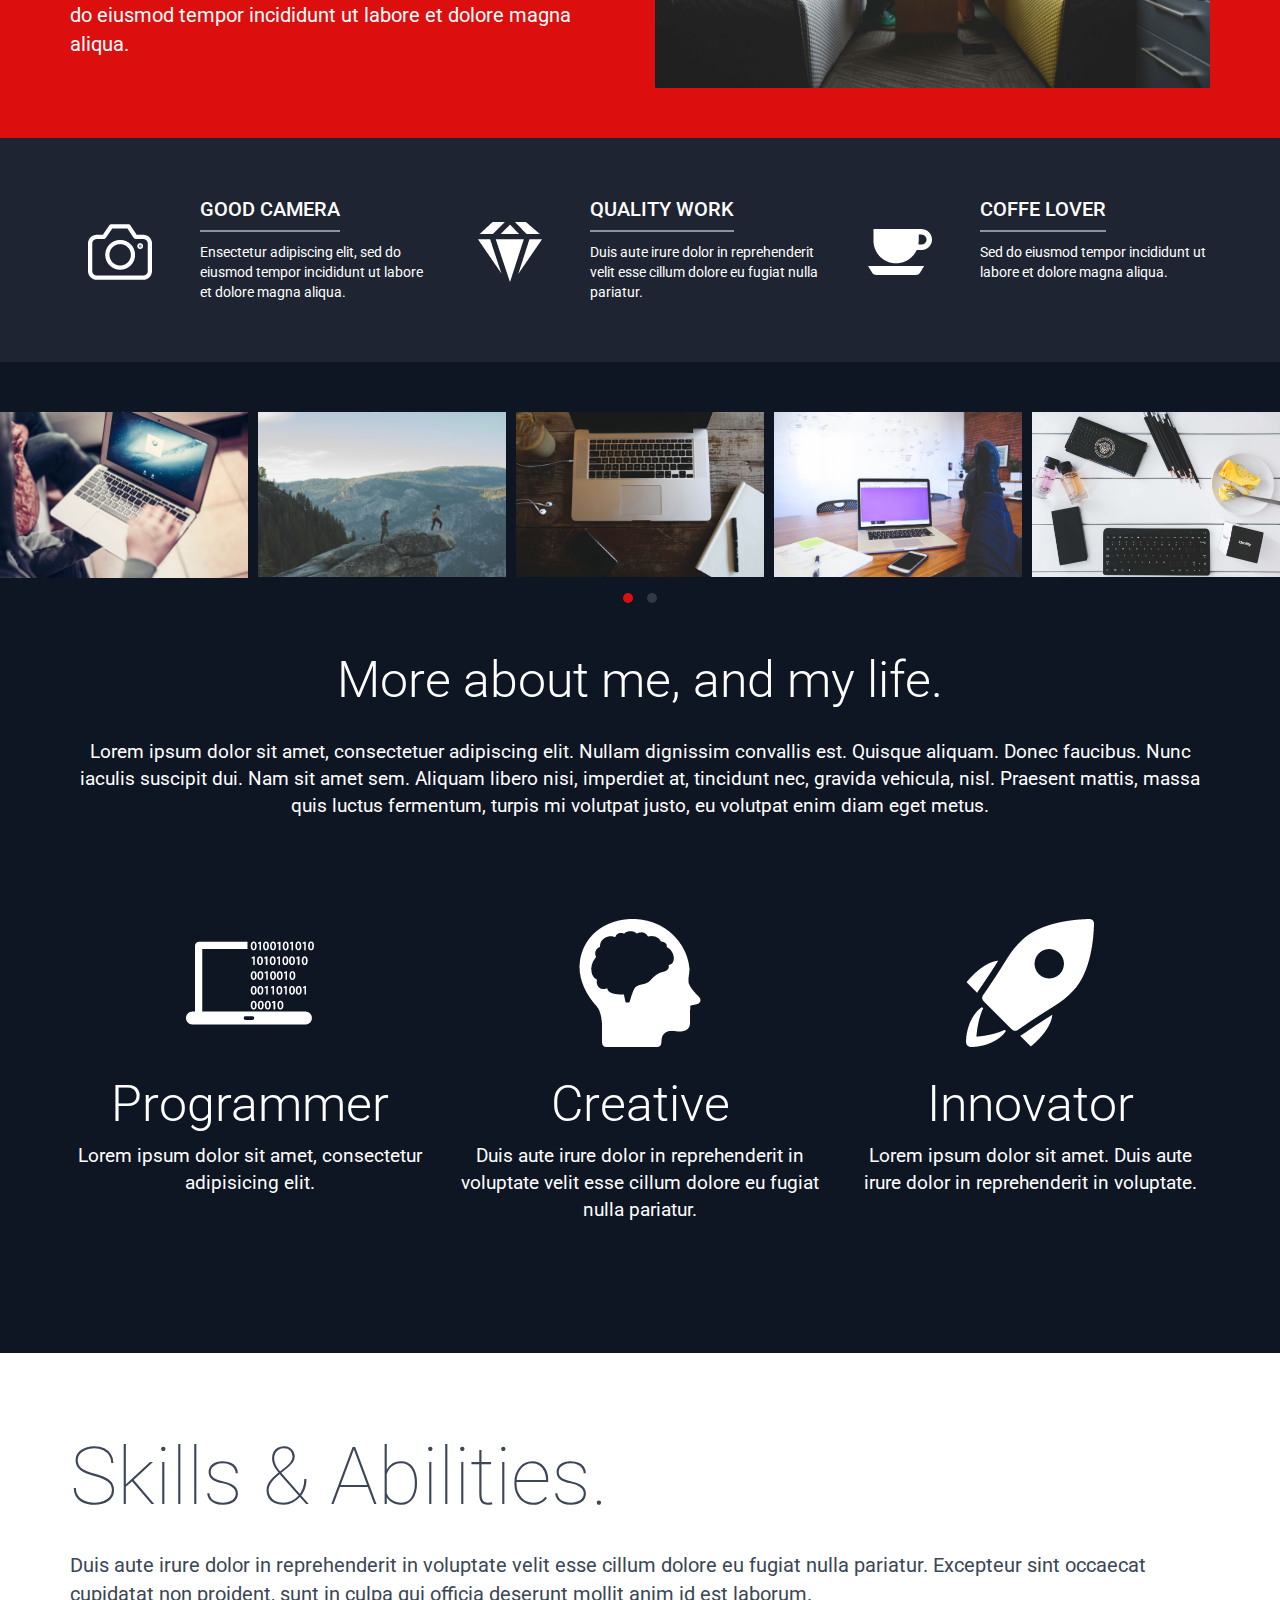
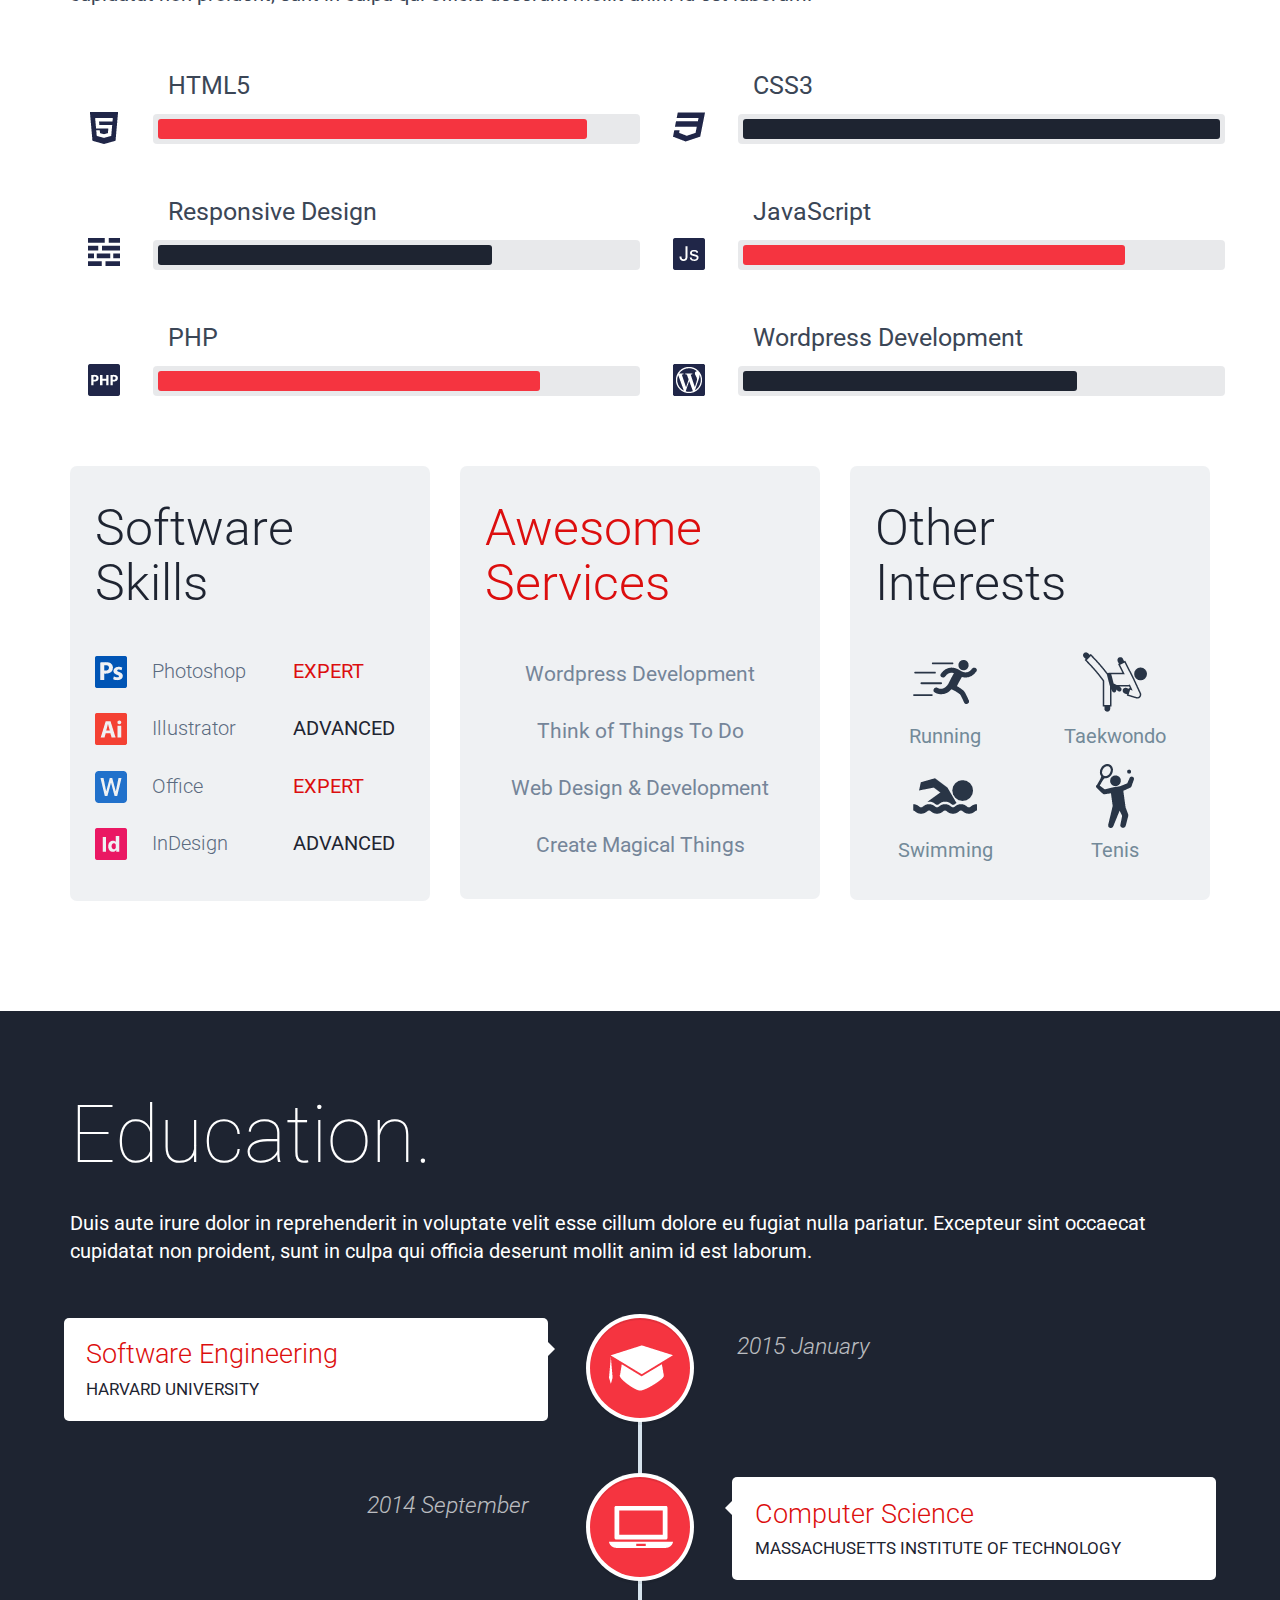
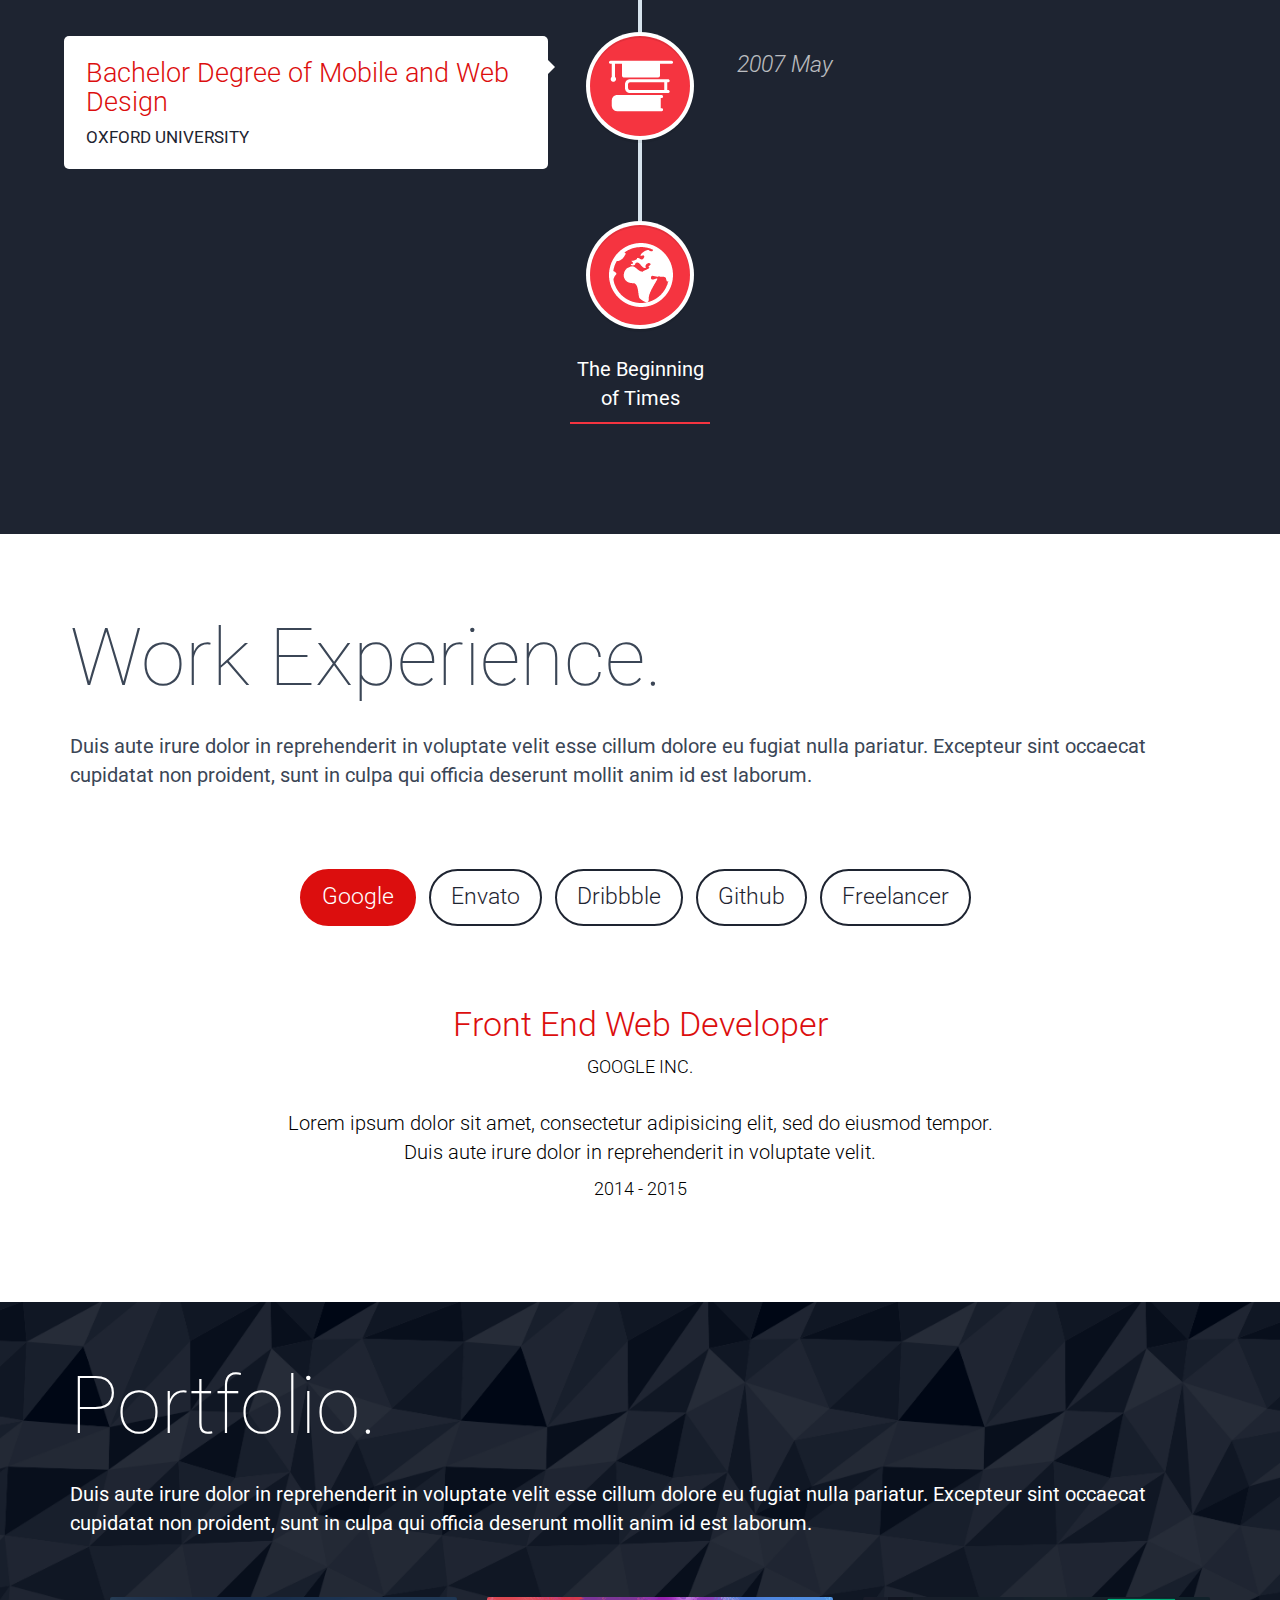
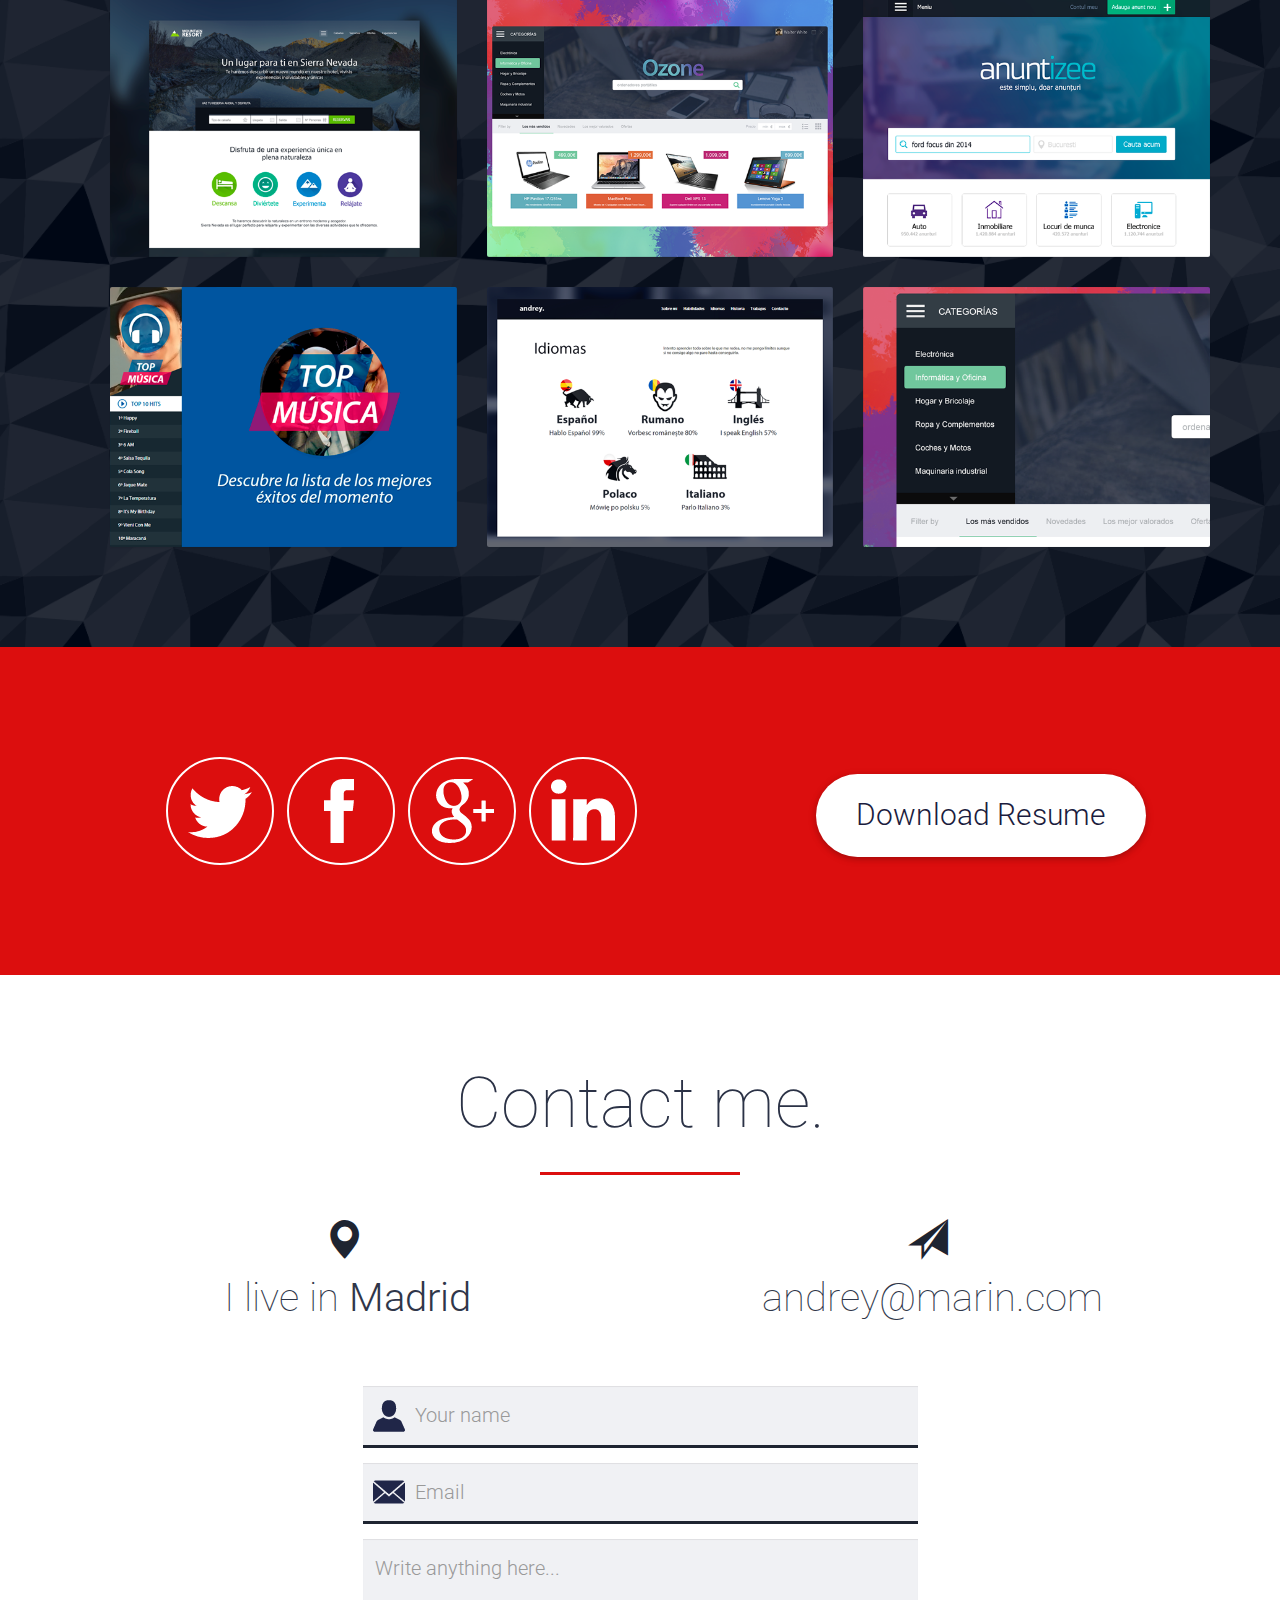
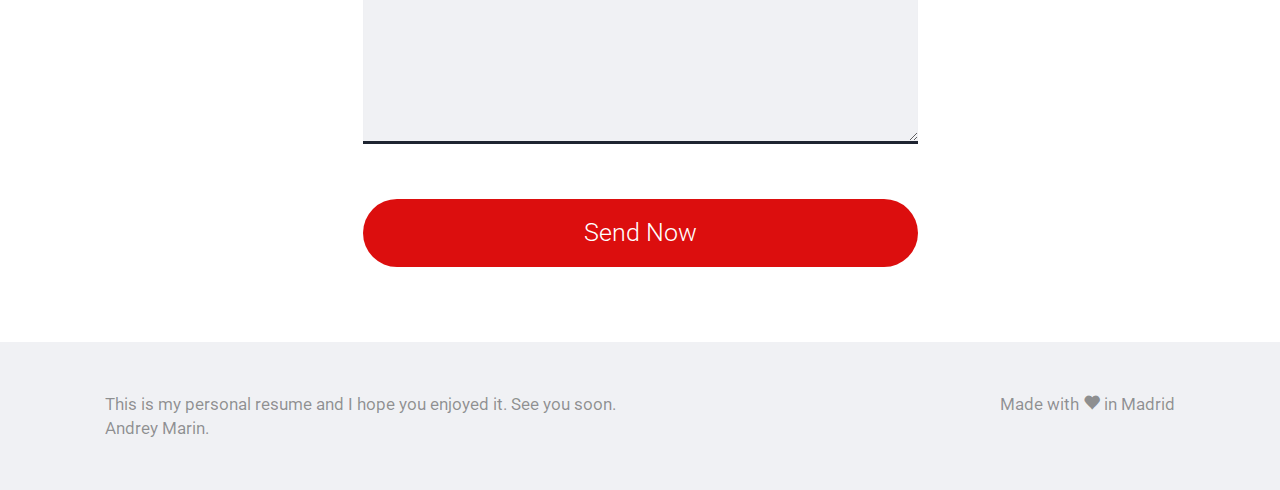
<file: _orig/Template/HTML/MyWALL Light One+/index.html>
<!DOCTYPE html>
<html lang="en">
<head>
	<meta charset="UTF-8" />
	<meta http-equiv="X-UA-Compatible" content="IE=edge" />
	<meta name="viewport" content="width=device-width,initial-scale=1" />
	<meta name="robots" content="index, follow"/>
	<title>Andrey Marin - Resume CV with MyWALL</title>
	<link rel="shortcut icon" href="favicon.ico">

	<!-- Google Font Roboto -->
	<link href="http://fonts.googleapis.com/css?family=Roboto:500,400italic,100,300,700,100italic,300italic,400" rel="stylesheet" type="text/css">
	<!-- Bootstrap 3.3.5 -->
	<link rel="stylesheet" type="text/css" href="css/bootstrap.min.css" />
	<!-- Design Style MyWALL -->
	<link rel="stylesheet" type="text/css" href="css/mywall.min.css" />
	<!-- Style MyWALL White Version -->
	<link rel="stylesheet" type="text/css" href="css/light.css" />
	
	<!-- HTML5 shim and Respond.js for IE8 support of HTML5 elements and media queries -->
	<!--[if lt IE 9]>
		<script src="https://oss.maxcdn.com/html5shiv/3.7.2/html5shiv.min.js"></script>
		<script src="https://oss.maxcdn.com/respond/1.4.2/respond.min.js"></script>
	<![endif]-->
</head>
<body>

	<!-- Modal Window Contact me -->
	<div class="modal fade" id="callmeModal" tabindex="-1" aria-hidden="true" role="dialog" aria-labelledby="ModalCall" style="display: none;">
		<div class="modal-dialog modal-sm">
			<div class="modal-content">
				<div class="modal-header">
				<button type="button" class="close" data-dismiss="modal" aria-label="Close"><span aria-hidden="true">×</span></button>
				<h2 class="modal-title getmetelf" id="ModalCall">Get in touch with me.</h2>
				</div>
				<div class="modal-body">
					<!-- Your phone number -->
					<div class="myphone"><p class="greynum">+40</p> 124 445 994</div>
					<!-- Contact hours -->
					<div class="contacthours">
						<p class="hourcall">Contact hours</p>
						<div class="rightcall">
							<p class="dayscall">Mon - Fri</p>
							<p class="horario">9:00 - 22:00</p>
							<p class="dayscall">Sat - Sun</p>
							<p class="horario">10:00 - 18:00</p>
						</div>
					</div>
					<!-- // Contact hours -->
				</div>
			</div>
		</div>
	</div>
	<!-- // Modal Window Contact me -->

	<!-- Header -->
	<header>
		<!-- Menu Navigation -->
		<div id="top" class="container">
			<!-- Menu left -->
			<nav id="ha-header" class="left-nav ha-header">
				<ul class="nav">
			      <li class="dropdown">
			      	<!-- Dropdown menu -->
			        <a class="dropdown-toggle circle-main" data-toggle="dropdown" href="#" role="button" aria-haspopup="true" aria-expanded="false">        
						<svg class="hello" height="36" viewBox="0 0 24 24" width="36" xmlns="http://www.w3.org/2000/svg">
						    <path d="M2 15.5v2h20v-2H2zm0-5v2h20v-2H2zm0-5v2h20v-2H2z"/>
						    <path d="M0 0h24v24H0z" fill="none"/>
						</svg>
			        </a>
			        <!-- Navigation Sections -->
			        <ul class="dropdown-menu">
						<li><a data-scroll data-options='{ "easing": "easeOutQuint" }' href="#top" class="menu-item wall">Hello</a></li>
						<li><a data-scroll data-options='{ "easing": "easeOutQuint" }' href="#about" class="menu-item wall">About Me</a></li>
						<li><a data-scroll data-options='{ "easing": "easeOutQuint" }' href="#skills" class="menu-item wall">Skills and Abilities</a></li>
						<li><a data-scroll data-options='{ "easing": "easeOutQuint" }' href="#education" class="menu-item wall">Education</a></li>
						<li><a data-scroll data-options='{ "easing": "easeOutQuint" }' href="#work" class="menu-item wall">Work Experience</a></li>
						<li><a data-scroll data-options='{ "easing": "easeOutQuint" }' href="#portfolio" class="menu-item wall">Portfolio</a></li>
						<li><a data-scroll data-options='{ "easing": "easeOutQuint" }' href="#download" class="menu-item wall">Social Networks</a></li>
						<li><a data-scroll data-options='{ "easing": "easeOutQuint" }' href="#contacto" class="menu-item wall">Contact Me</a></li>
			        </ul>
			      </li>
			    </ul>
			</nav>
			<!-- // Menu left -->

			<!-- Menu right - Hidden in small devices -->
			<div class="nav-extra hidden-xs">
				<!-- Button Contact Modal -->
				<a class="callme" href="#" data-toggle="modal" data-target="#callmeModal">
					<span class="glyphicon glyphicon glyphicon-earphone call" aria-hidden="true"></span>
				</a>
				<!-- Button 'Hire me' -->
				<a class="hireme button-mywall" data-scroll data-options='{ "easing": "easeOutQuint" }' href="#contacto">Hire me now</a>
			</div>
			<!-- // Menu right -->
		</div>
		<!-- // Menu Navigation -->

		<!-- Personal Details -->
		<div class="container">
			<img class="img-circle imgsus" alt="Andrey Marin" src="img/profile.png"/>
			<h1 class="name-boss">Andrey Marin</h1>
			<h2 class="main-details">Designer. Programmer. Creative. Innovator.</h2>
			<p class="extend-details">Lorem ipsum dolor sit amet, consectetur adipiscing elit, sed do eiusmod tempor incididunt ut labore et dolore magna aliqua. Ut enim ad minim veniam, quis nostrud exercitation ullamco.</p>
		</div>
		<!-- // Personal Details -->
	</header>
	<!-- // Header -->
	
	<!-- About Me Intro - Text Type - Hi. I'm ... -->
	<section id="about" class="cd-intro">
		<h1 class="cd-headline letters type">
			<!-- Static Text -->
			<span>Hi. I'm </span>
			<!-- Automatic Text Type -->
			<span class="cd-words-wrapper waiting">
				<b class="is-visible">the next Steve Jobs</b>
				<b>incredible and amazing</b>
				<b>better than the Flash</b>
			</span>
		</h1>
	</section>
	<!-- // About Me Intro -->

	<!-- About Me Context -->
	<section class="full-section my-about">
		<!-- Top About me -->
		<article class="container">
			<div class="row">
				<!-- Text about me -->
				<div class="col-md-6">
					<h2 class="title-main">About Me.</h2>
					<p class="text-main">Duis aute irure dolor in reprehenderit in voluptate velit esse cillum dolore eu fugiat nulla pariatur. Excepteur sint occaecat cupidatat non proident.
					<br><br>Lorem ipsum dolor sit amet, consectetur adipiscing elit, sed do eiusmod tempor incididunt ut labore et dolore magna aliqua.</p>
				</div>
				<!-- Image right about me -->
				<div class="col-md-6">
					<img class="img-responsive" src="img/pexels-work.jpg" alt="working">
				</div>
			</div>
		</article>
		<!-- // Top About me -->

		<!-- 3 Columns extra info -->
		<article class="full-section my-extrame">
			<div class="container">
				<div class="row">
					<!-- Col 1 -->
					<div class="col-sm-4">
						<div class="row">
							<div class="col-md-4 img-myextra"><img alt="camera" class="img-myextrame" src="img/w_camera.png"/></div>
							<div class="col-md-8">
								<h5 class="text-five">Good camera</h5>
								<p class="text-subfive">Ensectetur adipiscing elit, sed do eiusmod tempor incididunt ut labore et dolore magna aliqua.</p>
							</div>
						</div>			
					</div>
					<!-- Col 2 -->
					<div class="col-sm-4">
						<div class="row">
							<div class="col-md-4 img-myextra"><img alt="quality" class="img-myextrame" src="img/w_quality.png"/></div>
							<div class="col-md-8">
								<h5 class="text-five">Quality work</h5>
								<p class="text-subfive">Duis aute irure dolor in reprehenderit velit esse cillum dolore eu fugiat nulla pariatur.</p>
							</div>
						</div>			
					</div>
					<!-- Col 3 -->
					<div class="col-sm-4">
						<div class="row">
							<div class="col-md-4 img-myextra"><img alt="coffee" class="img-myextrame" src="img/w_coffee.png"/></div>
							<div class="col-md-8">
								<h5 class="text-five">Coffe lover</h5>
								<p class="text-subfive">Sed do eiusmod tempor incididunt ut labore et dolore magna aliqua.</p>
							</div>
						</div>
					</div>
				</div>
			</div>
		</article>
		<!-- // 3 Columns extra info -->
	</section>
	<!-- // About Me Context -->

	<!-- About Me Gallery -->
	<section id="aboutme" class="full-section ha-waypoint" data-animate-down="ha-header-subshow" data-animate-up="ha-header-show">
		<!-- Owl Carousel images -->
		<div class="owl-carousel">
		    <div class="item"><img alt="pexels-1" src="img/pexels/pexels-1.jpg"/></div>
		    <div class="item"><img alt="pexels-2" src="img/pexels/pexels-2.jpg"/></div>
		    <div class="item"><img alt="pexels-3" src="img/pexels/pexels-3.jpg"/></div>
		    <div class="item"><img alt="pexels-4" src="img/pexels/pexels-4.jpg"/></div>
		    <div class="item"><img alt="pexels-5" src="img/pexels/pexels-5.jpg"/></div>
		    <div class="item"><img alt="pexels-6" src="img/pexels/pexels-6.jpg"/></div>
		</div>
		<!-- // Owl Carousel images -->

		<!-- More about me and 3 columns -->
		<div class="container">
			<div class="row">
				<div class="col-md-12">
					<h3 class="title-three">More about me, and my life.</h3>
					<p class="text-three">Lorem ipsum dolor sit amet, consectetuer adipiscing elit. Nullam dignissim convallis est. Quisque aliquam. Donec faucibus. Nunc iaculis suscipit dui. Nam sit amet sem. Aliquam libero nisi, imperdiet at, tincidunt nec, gravida vehicula, nisl. Praesent mattis, massa quis luctus fermentum, turpis mi volutpat justo, eu volutpat enim diam eget metus.</p>
				</div>
				<!-- Column 1 -->
				<div class="col-md-4">
					<img class="img-rd" alt="programmer" src="img/w_programmer.png"/>
					<h3 class="title-rd">Programmer</h3>
					<p class="text-rd">Lorem ipsum dolor sit amet, consectetur adipisicing elit.</p>
				</div>
				<!-- Column 2 -->
				<div class="col-md-4">
					<img class="img-rd" alt="creative" src="img/w_brain.png"/>
					<h3 class="title-rd">Creative</h3>
					<p class="text-rd">Duis aute irure dolor in reprehenderit in voluptate velit esse cillum dolore eu fugiat nulla pariatur.</p>
				</div>
				<!-- Column 3 -->
				<div class="col-md-4">
					<img class="img-rd" alt="innovator" src="img/w_rocket.png"/>
					<h3 class="title-rd">Innovator</h3>
					<p class="text-rd">Lorem ipsum dolor sit amet. Duis aute irure dolor in reprehenderit in voluptate.</p>
				</div>
			</div>
		</div>
	</section>
	<!-- // About Me Gallery -->
	
	<!-- Skills and abilities -->
	<section id="skills" class="full-section-two bg-skills">
		<div class="container">
			<!-- Text Skills and Abilities -->
			<h2 class="title-main mywhite">Skills &#38; Abilities.</h2>
			<p class="text-main mywhite">Duis aute irure dolor in reprehenderit in voluptate velit esse cillum dolore eu fugiat nulla pariatur. Excepteur sint occaecat cupidatat non proident, sunt in culpa qui officia deserunt mollit anim id est laborum.</p>
			
			<div class="row">
				<!-- Skills percent 1 -->
				<div class="col-md-6 separ">
					<div class="row">
						<div class="hidden-xs col-sm-2 icon-skill"><img class="img-skill" alt="html 5" src="img/w_html5.png"/></div>
						<div class="col-sm-10">
							<div class="row">
								<div class="col-sm-12 title-skill">HTML5</div>
								<div class="col-sm-12 bar-skill">
									<div class="this-skill my-red my-ninety"></div>
								</div>
							</div>
						</div>
					</div>
				</div>
				<!-- Skills percent 2 -->
				<div class="col-md-6 separ">
					<div class="row">
						<div class="hidden-xs col-sm-2 icon-skill"><img class="img-skill" alt="css 3" src="img/w_css3.png"/></div>
						<div class="col-sm-10">
							<div class="row">
								<div class="col-sm-12 title-skill">CSS3</div>
								<div class="col-sm-12 bar-skill">
									<div class="this-skill my-black my-houndred"></div>
								</div>
							</div>
						</div>
					</div>
				</div>
				<!-- Skills percent 3 -->
				<div class="col-md-6 separ">
					<div class="row">
						<div class="hidden-xs col-sm-2 icon-skill"><img class="img-skill" alt="responsive" src="img/w_responsive.png"/></div>
						<div class="col-sm-10">
							<div class="row">
								<div class="col-sm-12 title-skill">Responsive Design</div>
								<div class="col-sm-12 bar-skill">
									<div class="this-skill my-black my-seventy"></div>
								</div>
							</div>
						</div>
					</div>
				</div>
				<!-- Skills percent 4 -->
				<div class="col-md-6 separ">
					<div class="row">
						<div class="hidden-xs col-sm-2 icon-skill"><img class="img-skill" alt="JavaScript" src="img/w_js.png"/></div>
						<div class="col-sm-10">
							<div class="row">
								<div class="col-sm-12 title-skill">JavaScript</div>
								<div class="col-sm-12 bar-skill">
									<div class="this-skill my-red my-eighty"></div>
								</div>
							</div>
						</div>
					</div>
				</div>
				<!-- Skills percent 5 -->
				<div class="col-md-6 separ">
					<div class="row">
						<div class="col-sm-2 hidden-xs icon-skill"><img class="img-skill" alt="PHP" src="img/w_php.png"/></div>
						<div class="col-sm-10">
							<div class="row">
								<div class="col-sm-12 title-skill">PHP</div>
								<div class="col-sm-12 bar-skill">
									<div class="this-skill my-red my-eighty"></div>
								</div>
							</div>
						</div>
					</div>
				</div>
				<!-- Skills percent 6 -->
				<div class="col-md-6 separ">
					<div class="row">
						<div class="hidden-xs col-sm-2 icon-skill"><img class="img-skill" alt="Wordpress" src="img/w_wp.png"/></div>
						<div class="col-sm-10">
							<div class="row">
								<div class="col-sm-12 title-skill">Wordpress Development</div>
								<div class="col-sm-12 bar-skill">
									<div class="this-skill my-black my-seventy"></div>
								</div>
							</div>
						</div>
					</div>
				</div>
				<!-- // Skills percent -->
			</div>
		</div>

		<!-- Abilities -->
		<div class="container cont-mg">
			<div class="row">
				<!-- Col 1 - Software Skills -->
				<div class="col-md-4">
					<div class="cont-ab">
						<h4 class="title-four color-a">Software Skills</h4>
						<!-- Software Abilitie 1 -->
						<div class="row">
							<div class="col-xs-2"><img class="img-soft" alt="Photoshop" src="img/photo.png"></div>
							<div class="col-xs-5 ability">Photoshop</div>
							<div class="col-xs-5 expert">EXPERT</div>
						</div>
						<!-- Software Abilitie 2 -->
						<div class="row">				
							<div class="col-xs-2"><img class="img-soft" alt="Illustrator" src="img/illus.png"></div>
							<div class="col-xs-5 ability">Illustrator</div>
							<div class="col-xs-5 advanced">ADVANCED</div>
						</div>
						<!-- Software Abilitie 3 -->
						<div class="row">	
							<div class="col-xs-2"><img class="img-soft" alt="Office" src="img/offi.png"></div>
							<div class="col-xs-5 ability">Office</div>
							<div class="col-xs-5 expert">EXPERT</div>
						</div>
						<!-- Software Abilitie 4 -->
						<div class="row">	
							<div class="col-xs-2"><img class="img-soft" alt="InDesign" src="img/inde.png"></div>
							<div class="col-xs-5 ability">InDesign</div>
							<div class="col-xs-5 advanced">ADVANCED</div>
						</div>
					</div>
				</div>
				<!-- Col 2 - Awesome Services -->
				<div class="col-md-4">
					<div class="cont-ab">
						<h4 class="title-four color-b">Awesome Services</h4>
						<!-- Awesome Abilities -->
						<div class="row">
							<div class="col-md-12 text-awsm">Wordpress Development</div>
							<div class="col-md-12 text-awsm">Think of Things To Do</div>
							<div class="col-md-12 text-awsm">Web Design &#38; Development</div>
							<div class="col-md-12 text-awsm">Create Magical Things</div>
						</div>
						<!-- // Awesome Abilities -->
					</div>
				</div>
				<!-- Col 3 - Other Interests -->
				<div class="col-md-4">
					<div class="cont-ab">
						<h4 class="title-four color-c">Other Interests</h4>
						<div class="row">
							<!-- Interest 1 -->
							<div class="col-sm-6">
								<div class="row">
									<div class="col-md-12 intrst">
										<img alt="Running" src="img/Running-icon.png">
									</div>
								</div>
								<p class="text-interest">Running</p>
							</div>
							<!-- Interest 2 -->
							<div class="col-sm-6">
								<div class="row">
									<div class="col-md-12 intrst">
										<img alt="Taekwondo" src="img/Taekwondo-icon.png">
									</div>
								</div>	
								<p class="text-interest">Taekwondo</p>
							</div>
							<!-- Interest 3 -->
							<div class="col-sm-6">
								<div class="row">
									<div class="col-md-12 intrst">
										<img alt="Swimming" src="img/Swimming-icon.png">
									</div>
								</div>
								<p class="text-interest">Swimming</p>
							</div>
							<!-- Interest 4 -->
							<div class="col-sm-6">
								<div class="row">
									<div class="col-md-12 intrst">
										<img alt="Tenis" src="img/Tenis-icon.png">
									</div>
								</div>
								<p class="text-interest">Tenis</p>
							</div>
						</div>
					</div>
				</div>
			</div>
		</div>
		<!-- // Abilities -->
	</section>
	<!-- // Skills and abilities -->

	<!-- Education -->
	<section id="education" class="full-section">
		<!-- Text Education -->
		<div class="container">
			<h2 class="title-main">Education.</h2>
			<p class="text-main">Duis aute irure dolor in reprehenderit in voluptate velit esse cillum dolore eu fugiat nulla pariatur. Excepteur sint occaecat cupidatat non proident, sunt in culpa qui officia deserunt mollit anim id est laborum.</p>
		</div>

		<!-- Timeline Responsive -->
		<article id="cd-timeline" class="cd-container">
			<!-- 1 Item -->
			<div class="cd-timeline-block">
				<!-- Circle image 64x64 -->
				<div class="cd-timeline-img my-red">
					<img src="img/ed1.png" alt="Engineering">
				</div>
				<!-- Info 1 Education -->
				<div class="cd-timeline-content">
					<h2>Software Engineering</h2>
					<h3>HARVARD UNIVERSITY</h3>
					<span class="cd-date">2015 January</span>
				</div>
			</div>
			<!-- 2 Item -->
			<div class="cd-timeline-block">
				<!-- Circle image 64x64 -->
				<div class="cd-timeline-img my-red">
					<img src="img/ed2.png" alt="Science">
				</div> 
				<!-- Info 2 Education -->
				<div class="cd-timeline-content">
					<h2>Computer Science</h2>
					<h3>Massachusetts Institute of Technology</h3>
					<span class="cd-date">2014 September</span>
				</div> 
			</div> 
			<!-- 3 Item -->
			<div class="cd-timeline-block">
				<!-- Circle image 64x64 -->
				<div class="cd-timeline-img my-red">
					<img src="img/ed3.png" alt="Bachelor">
				</div>
				<!-- Info 3 Education -->
				<div class="cd-timeline-content">
					<h2>Bachelor Degree of Mobile and Web Design</h2>
					<h3>OXFORD UNIVERSITY</h3>
					<span class="cd-date">2007 May</span>
				</div> 
			</div> 
			<!-- The Beginning of Times image -->
			<div class="cd-timeline-block">
				<!-- Circle image 64x64 -->
				<div class="cd-timeline-img my-red">
					<img src="img/ed4.png" alt="Times">
				</div> 
			</div>
		</article>
		<!-- The Beginning of Times item -->
		<p class="txt-times">The Beginning of Times</p>
	</section>
	<!-- // Education -->

	<!-- Work Experience -->
	<section id="work" class="full-section-two bg-work">
		<!-- Text Work Experience -->
		<div class="container">
			<h2 class="title-main mywhite">Work Experience.</h2>
			<p class="text-main mywhite">Duis aute irure dolor in reprehenderit in voluptate velit esse cillum dolore eu fugiat nulla pariatur. Excepteur sint occaecat cupidatat non proident, sunt in culpa qui officia deserunt mollit anim id est laborum.</p>
		</div>
		<!-- Work -->
		<div class="container cont-mg">
			  <!-- Nav tabs -->
			  <ul class="nav nav-tabs" role="tablist">
			    <li role="presentation" class="active"><a href="#1" role="tab" data-toggle="tab">Google</a></li>
			    <li role="presentation"><a href="#2" role="tab" data-toggle="tab">Envato</a></li>
			    <li role="presentation"><a href="#3" role="tab" data-toggle="tab">Dribbble</a></li>
			    <li role="presentation"><a href="#4" role="tab" data-toggle="tab">Github</a></li>
			    <li role="presentation"><a href="#5" role="tab" data-toggle="tab">Freelancer</a></li>
			  </ul>

			  <!-- Tab panes -->
			  <div class="tab-content">
			  	<!-- Tab 1 -->
			    <div role="tabpanel" class="tab-pane fade active in" id="1">
			    	<h3 class="title-wk">Front End Web Developer</h3>
					<p class="wk-company">Google Inc.</p>
					<p class="text-wk">Lorem ipsum dolor sit amet, consectetur adipisicing elit, sed do eiusmod tempor. <br> Duis aute irure dolor in reprehenderit in voluptate velit.</p>
					<p class="wk-date">2014 - 2015</p>
			    </div>
			    <!-- Tab 2 -->
			    <div role="tabpanel" class="tab-pane fade" id="2">
			    	<h3 class="title-wk">Wordpress Developer</h3>
			    	<p class="wk-company">Envato</p>
					<p class="text-wk">Duis aute irure dolor in reprehenderit in voluptate velit. <br> Lorem ipsum dolor sit amet, consectetur adipisicing elit, sed do eiusmod tempor.</p>
					<p class="wk-date">2014 - 2015</p>
			    </div>
			    <!-- Tab 3 -->
			    <div role="tabpanel" class="tab-pane fade" id="3">
			    	<h3 class="title-wk">Web Designer</h3>
					<p class="wk-company">Dribbble</p>			
					<p class="text-wk">Lorem ipsum dolor sit amet, consectetur adipisicing elit, sed do eiusmod tempor. <br> Duis aute irure dolor in reprehenderit in voluptate velit.</p>
					<p class="wk-date">2012 - 2014</p>
			    </div>
			    <!-- Tab 4 -->
			    <div role="tabpanel" class="tab-pane fade" id="4">
						<h3 class="title-wk">Software Engineer</h3>
						<p class="wk-company">Github</p>
						<p class="text-wk">Duis aute irure dolor in reprehenderit in voluptate velit. <br> Lorem ipsum dolor sit amet, consectetur adipisicing elit, sed do eiusmod tempor.</p>
						<p class="wk-date">2010 - 2012</p>
			    </div>
			    <!-- Tab 5 -->
			    <div role="tabpanel" class="tab-pane fade" id="5">
			    		<h3 class="title-wk">Freelancer (Web Designer)</h3>
			    		<p class="wk-company">Freelancer</p>
						<p class="text-wk">Lorem ipsum dolor sit amet, consectetur adipisicing elit, sed do eiusmod tempor. <br> Duis aute irure dolor in reprehenderit in voluptate velit.</p>
						<p class="wk-date">2008 - 2010</p>
			    </div>
			  </div>
			  <!-- // Tab panes -->
		</div>
		<!-- // Work -->
	</section>
	<!-- // Work Experience -->

	<!-- Portfolio -->
	<section id="portfolio" class="full-section">
		<!-- Text Portfolio -->
		<div class="container">
			<h2 class="title-main">Portfolio.</h2>
			<p class="text-main">Duis aute irure dolor in reprehenderit in voluptate velit esse cillum dolore eu fugiat nulla pariatur. Excepteur sint occaecat cupidatat non proident, sunt in culpa qui officia deserunt mollit anim id est laborum.</p>
		</div>

		<!-- Gallery -->
		<div class="container">
			<ul class="row wall-portfolio">
				<li class="col-md-4 doblock"><a href="img/item-1.png" data-imagelightbox="b"><img class="wall-gallery" src="img/item-1.png" alt="my item 1" /></a></li>
				<li class="col-md-4 doblock"><a href="img/item-2.png" data-imagelightbox="b"><img class="wall-gallery" src="img/item-2.png" alt="my item 2" /></a></li>
				<li class="col-md-4 doblock"><a href="img/item-3.png" data-imagelightbox="b"><img class="wall-gallery" src="img/item-3.png" alt="my item 3" /></a></li>
				<li class="col-md-4 doblock"><a href="img/item-4.png" data-imagelightbox="b"><img class="wall-gallery" src="img/item-4.png" alt="my item 4" /></a></li>
				<li class="col-md-4 doblock"><a href="img/item-5.png" data-imagelightbox="b"><img class="wall-gallery" src="img/item-5.png" alt="my item 5" /></a></li>
				<li class="col-md-4 doblock"><a href="img/item-6.png" data-imagelightbox="b"><img class="wall-gallery" src="img/item-6.png" alt="my item 6" /></a></li>
			</ul>
		</div>
		<!-- // Gallery -->
	</section>
	<!-- // Portfolio -->

	<!-- Social and Download -->
	<section id="download" class="full-download">
		<div class="container">
			<div class="row">
				<!-- Social Networks -->
				<div class="col-sm-12 btn-class col-md-7">
					<a href="#" class="social-ink">
						<img class="socl" src="img/twitter-icon.png" alt="twitter"/>
					</a>
					<a href="#" class="social-ink">
						<img class="socl" src="img/facebook-icon.png" alt="facebook"/>
					</a>
					<a href="#" class="social-ink">
						<img class="socl" src="img/google-icon.png" alt="google"/>
					</a>
					<a href="#" class="social-ink">
						<img class="socl" src="img/linkedin-icon.png" alt="linkedin"/>
					</a>
				</div>
				<!-- Download Resume - CV -->
				<div class="col-sm-5 btn-class hidden-sm hidden-xs">
					<a class="btn-dwnld" href="#">Download Resume</a>
				</div>
			</div>
		</div>
	</section>
	<!-- // Social and Download -->

	<!-- Contact me -->
	<section id="contacto" class="full-section-three bg-contact">
		<div class="container">
			<!-- Title Contact me -->
			<h1 class="title-ct">Contact me.</h1>
			<p class="separator-ct"></p>
			<!-- Localization -->
			<div class="row">
				<div class="col-md-6 col-xs-12 txt-center">
					<p class="icon-ct glyphicon glyphicon-map-marker"></p>
					<p class="text-ct">I live in <b>Madrid</b></p>
				</div>
				<!--Mail -->
				<div class="col-md-6 col-xs-12 txt-center">
					<p class="icon-ct glyphicon glyphicon-send"></p>
					<p class="text-ct">andrey@marin.com</p>
				</div>
			</div>
		</div>
		<!-- Contact Form -->
		<article class="container cntme">
			<form method="post" action="/envato/mywall/one/send-email.php" id="ContactForm" name="ContactForm" class="validate-form">
				<!-- Form inputs -->
				<div class="row">
					<div class="form-group col-md-6 col-md-offset-3">
					  <input type="text" class="form-control ct-name" name="name" id="name" placeholder="Your name" required>
					</div>
					<div class="form-group col-md-6 col-md-offset-3">
					  <input type="email" class="form-control ct-mail" name="email" id="email" placeholder="Email" required>
					</div>
					<div class="form-group col-md-6 col-md-offset-3">
					  <textarea class="form-control ct-message" rows="6" name="message" id="message" placeholder="Write anything here..." required></textarea>
					</div>
				</div>
				<!-- Button Send -->
				<div class="row">
					<div class="form-group col-md-6 col-md-offset-3">
						<div id="successmsg"></div>
						<button type="submit" name="button" id="button" class="btn btnc2 with-br btn-ctc"><span>Send Now</span></button>
					</div>
				</div>
			</form>
		</article>
		<!-- // Contact Form -->
	</section>
	<!-- // Contact me -->

	<!-- Footer -->
	<footer class="full-footer">
		<div class="container padding-footer">
			<!-- Text Left -->
			<div class="row">
				<div class="col-sm-8 foo-left">This is my personal resume and I hope you enjoyed it. See you soon. <br> Andrey Marin.</div>
				<!-- Text Right -->
				<div class="col-sm-4 foo-right">Made with <span class="glyphicon glyphicon-heart" aria-hidden="true"></span> in Madrid</div>
			</div>
		</div>
	</footer>
	<!-- // Footer -->

	<!-- jQuery (necessary for Bootstrap's JavaScript plugins) -->
	<script src="https://ajax.googleapis.com/ajax/libs/jquery/1.11.3/jquery.min.js"></script>
	<!-- Include all compiled plugins (below), or include individual files as needed -->
	<script src="js/bootstrap.min.js"></script>
	<!-- Smooth-scroll -->
	<script src="js/smooth-scroll.min.js"></script>
	<!-- "Hi. I'am..." Text type - Resource jQuery -->
	<script src="js/main.min.js"></script>
	<!-- Owl Carousel -->
	<script src="js/owl.carousel.min.js"></script>
	<!-- Menu Scrolling -->
	<script src="js/waypoints.min.js"></script>
	<!-- Portfolio gallery -->
	<script src="js/imagelightbox.min.js"></script>
	<!-- Send Email -->
	<script src="js/sendemail.js"></script>
</body>
</html>
</file>
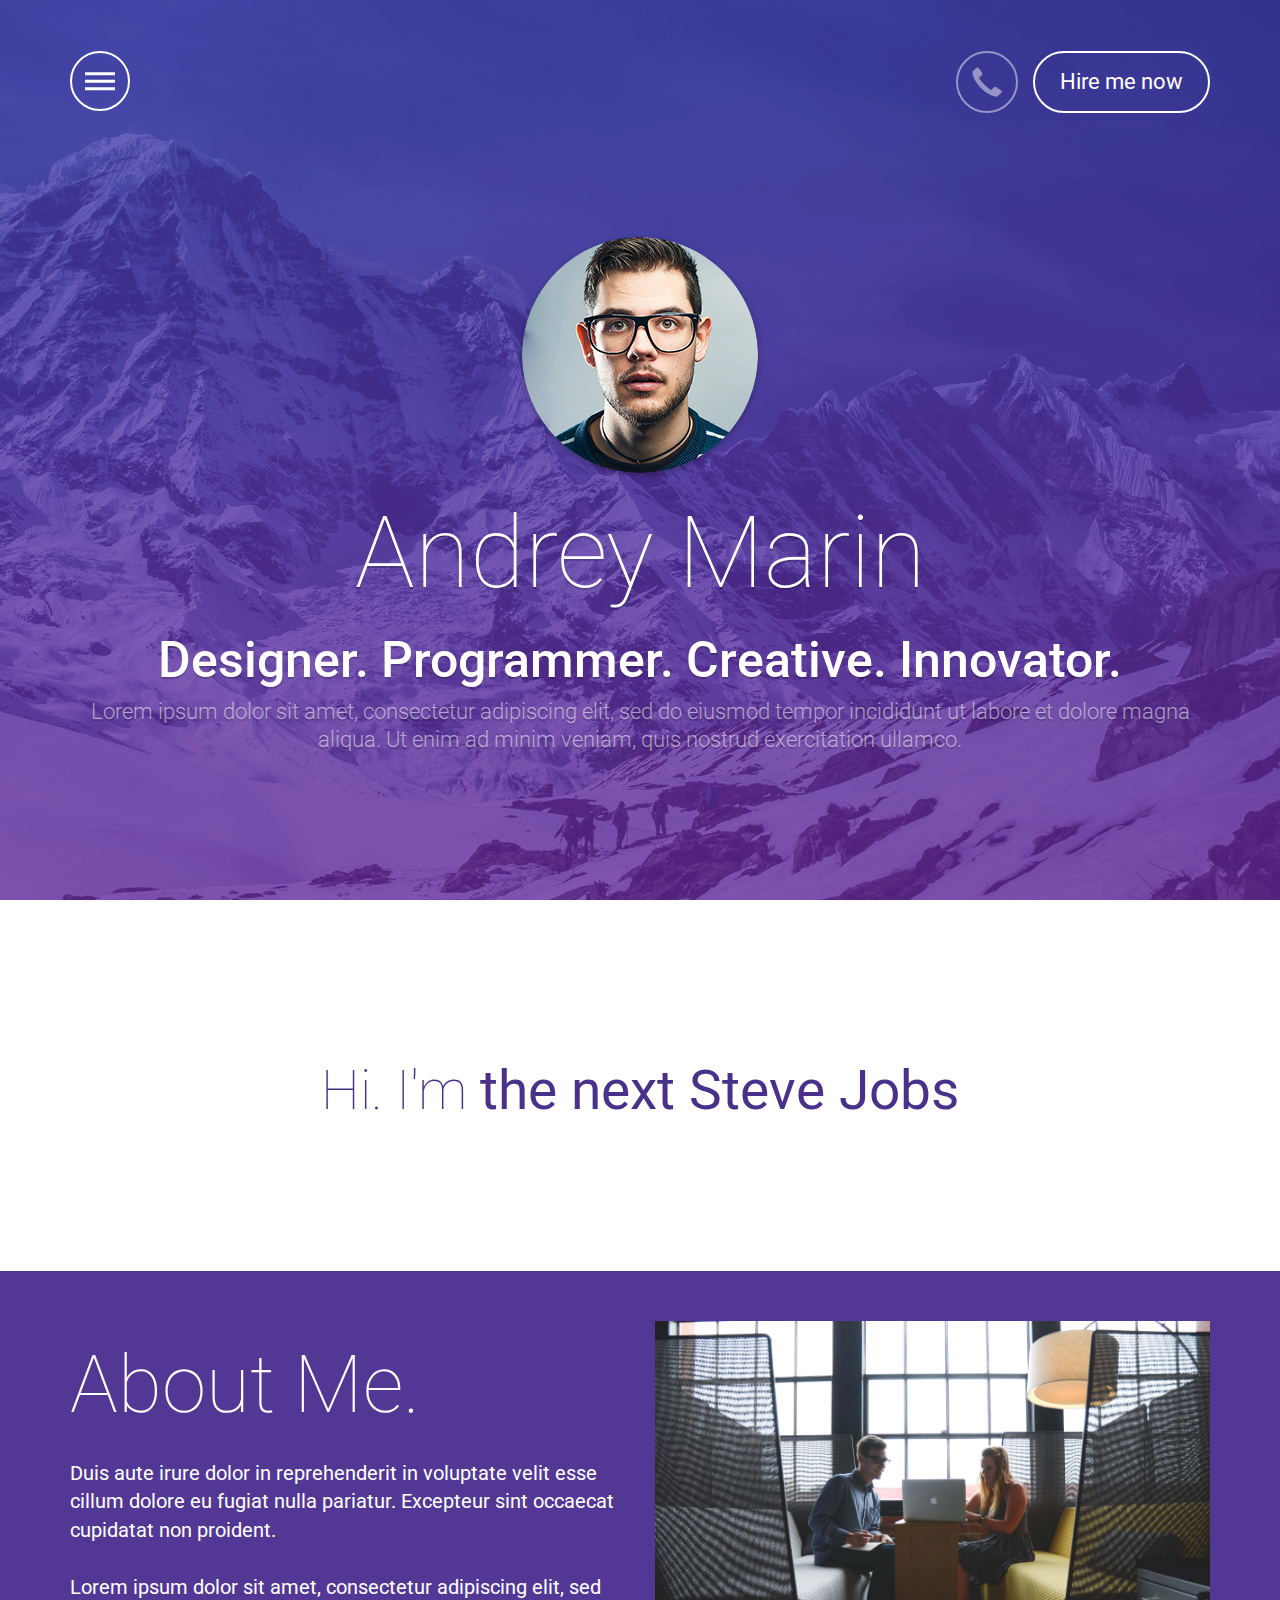
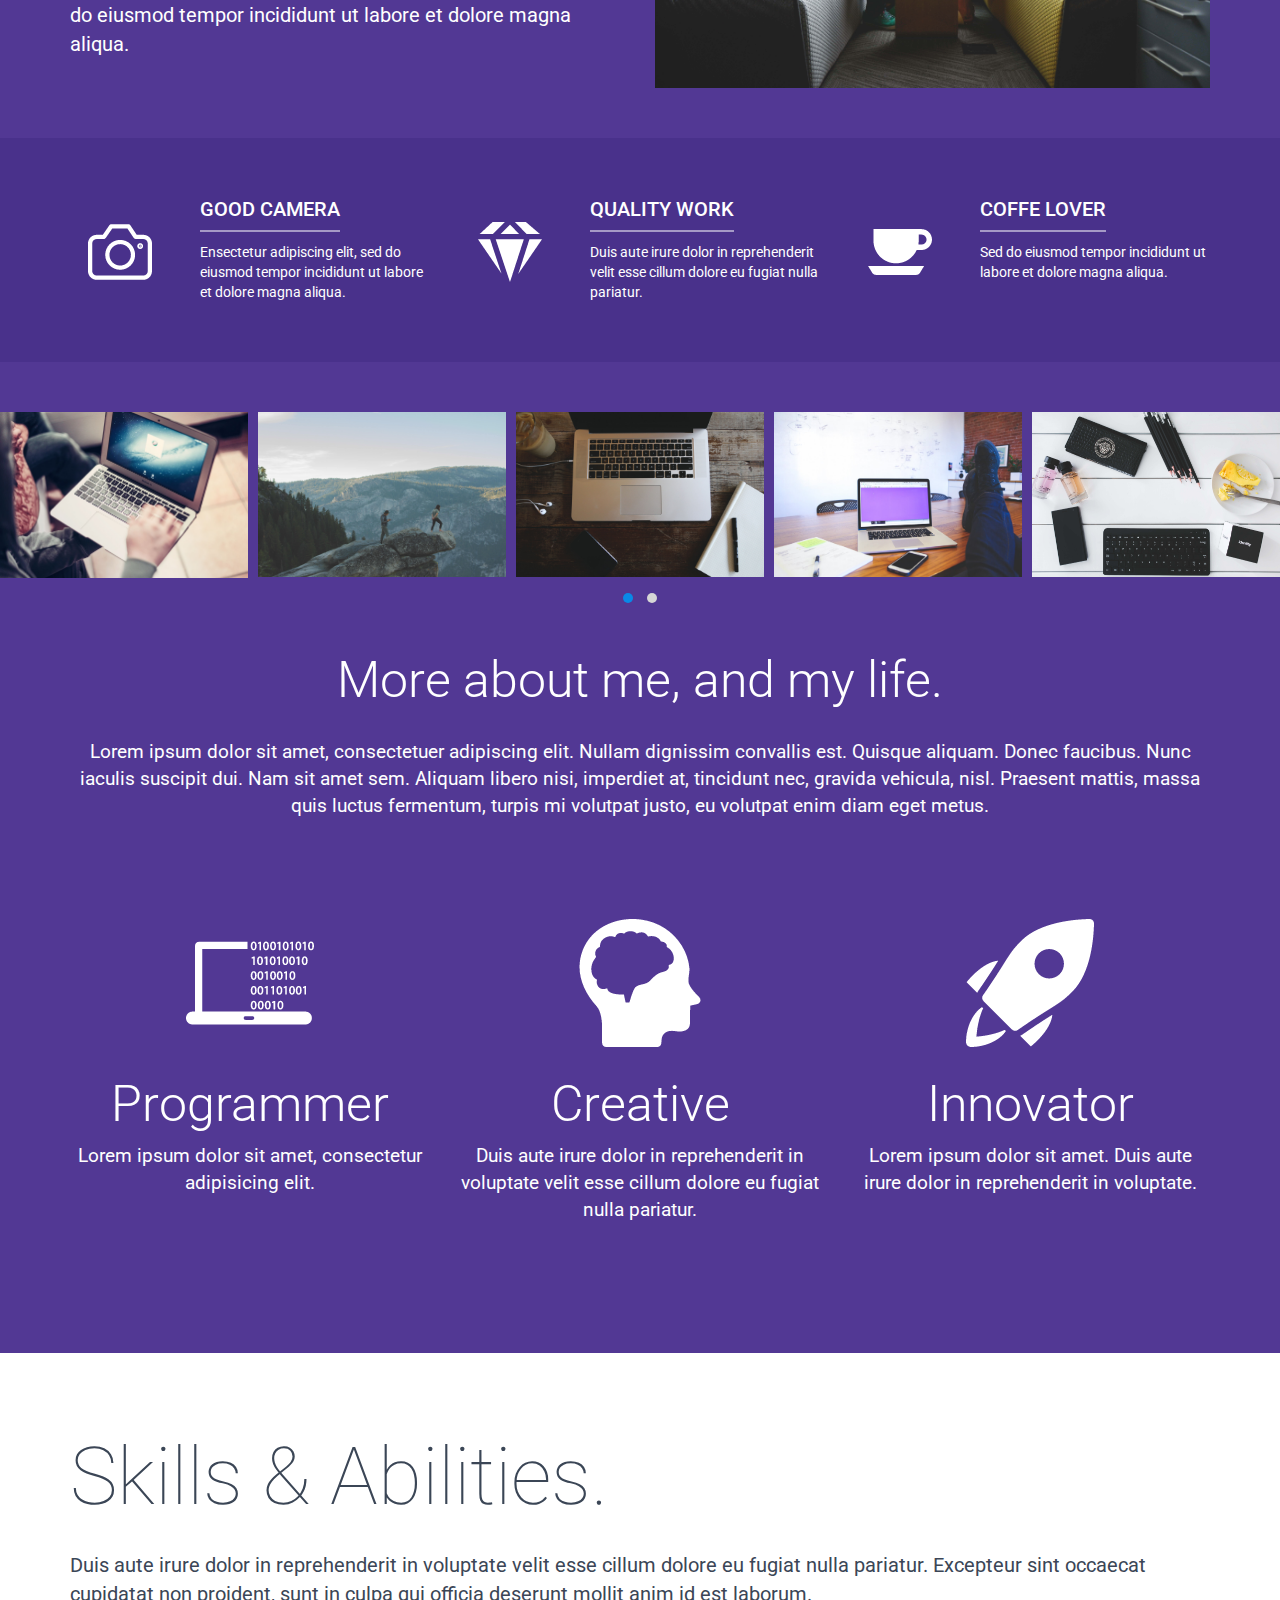
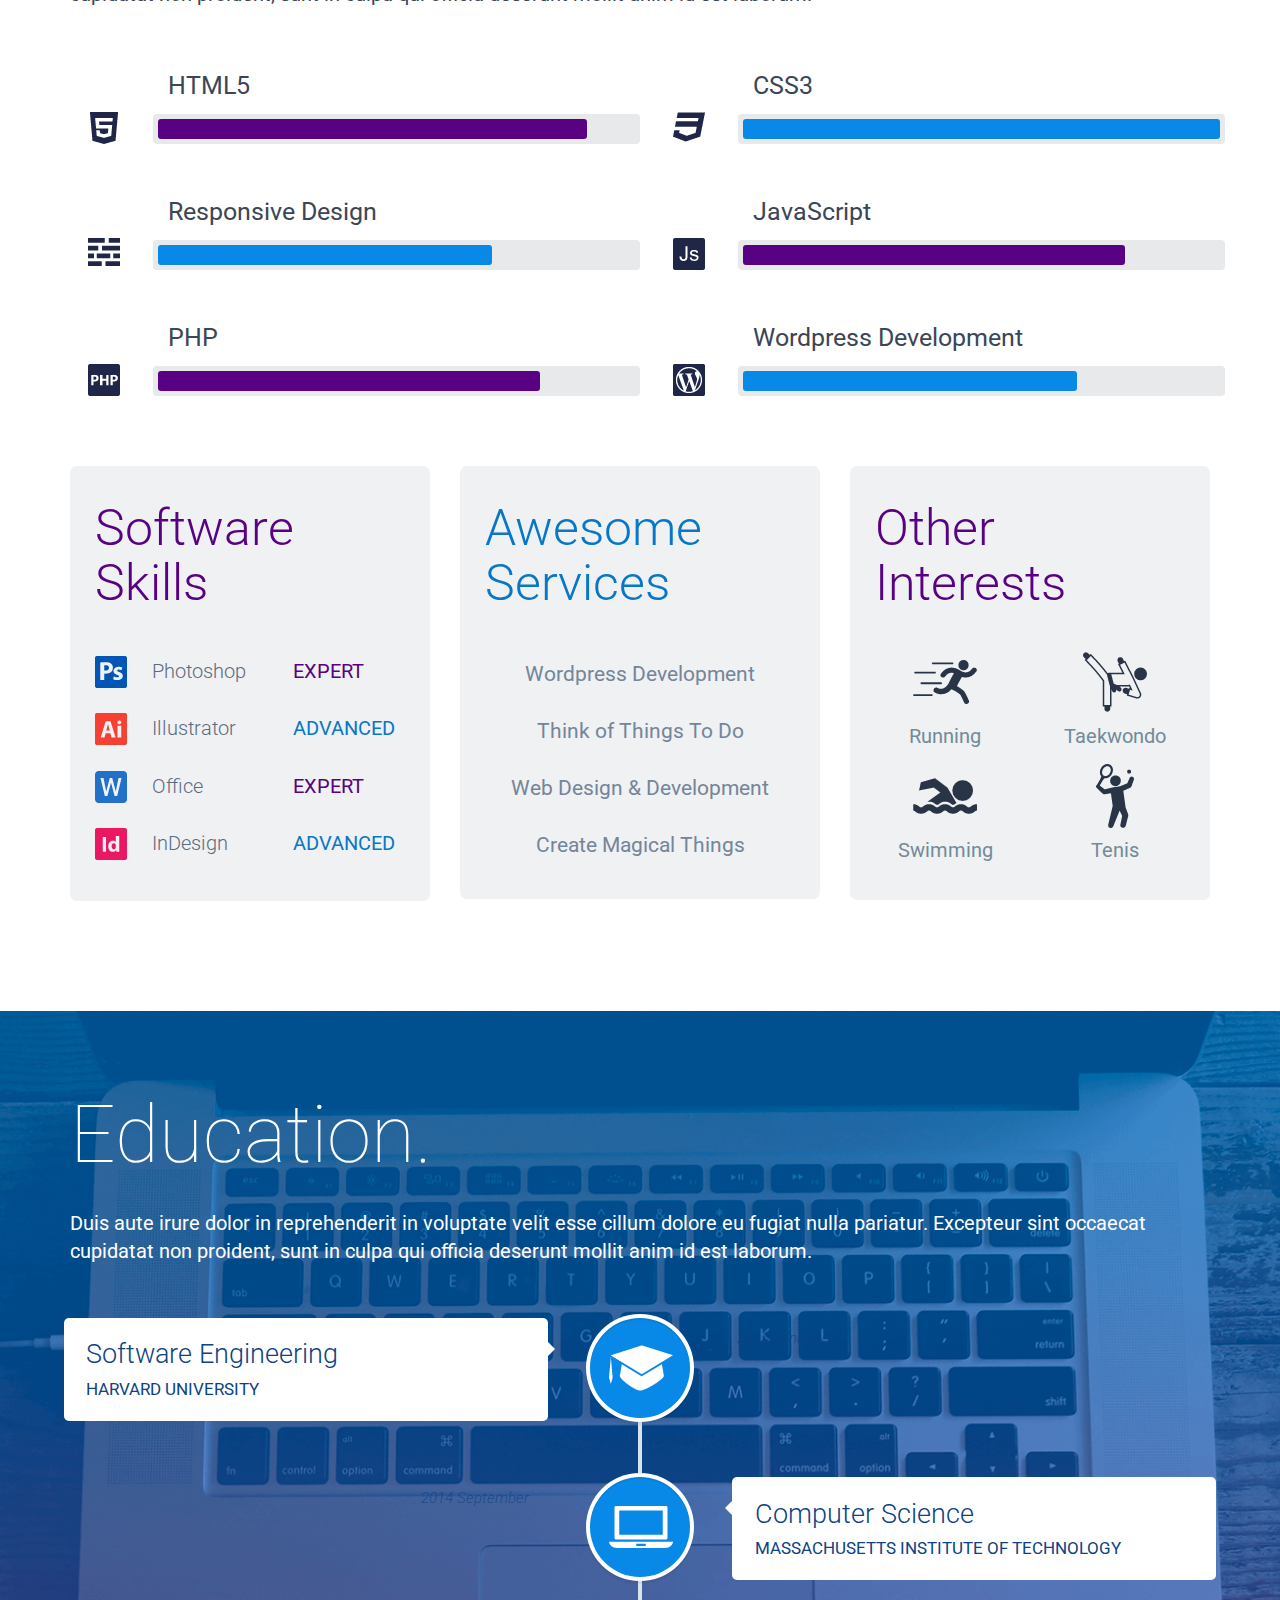
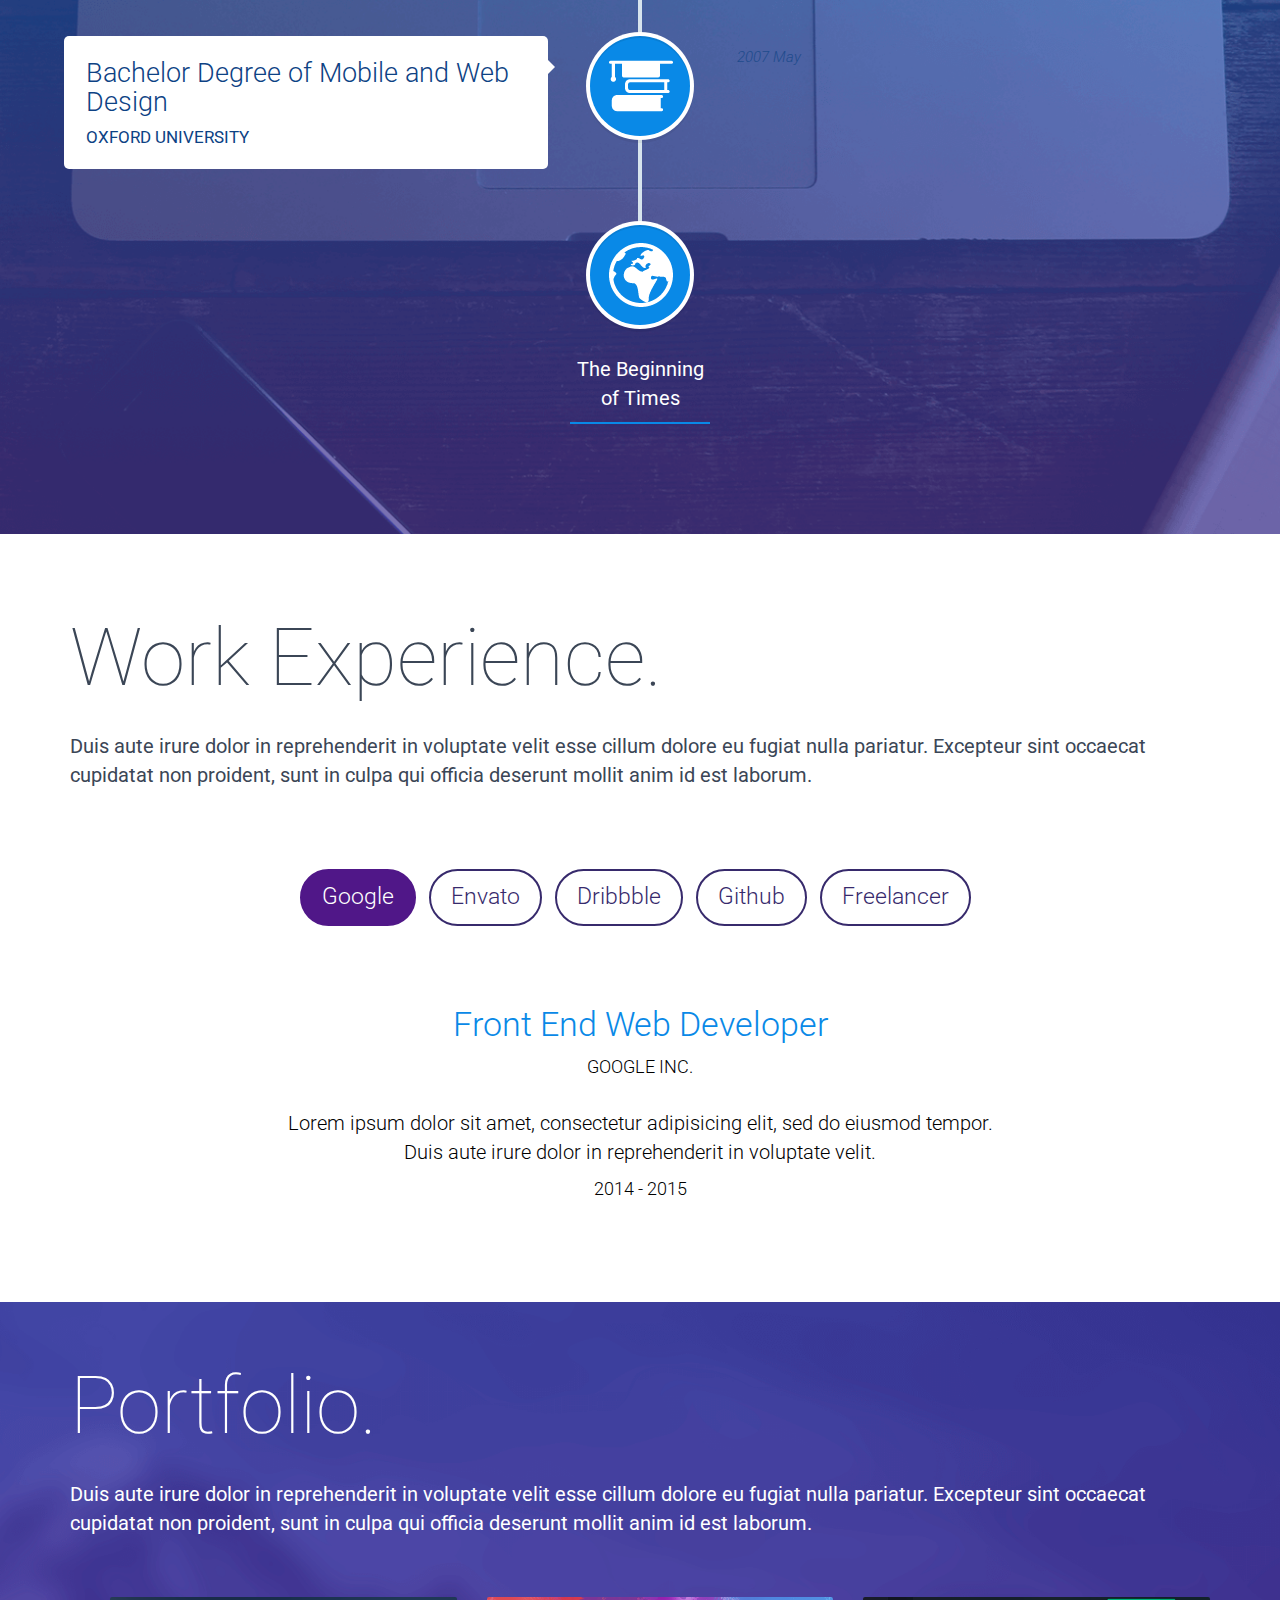
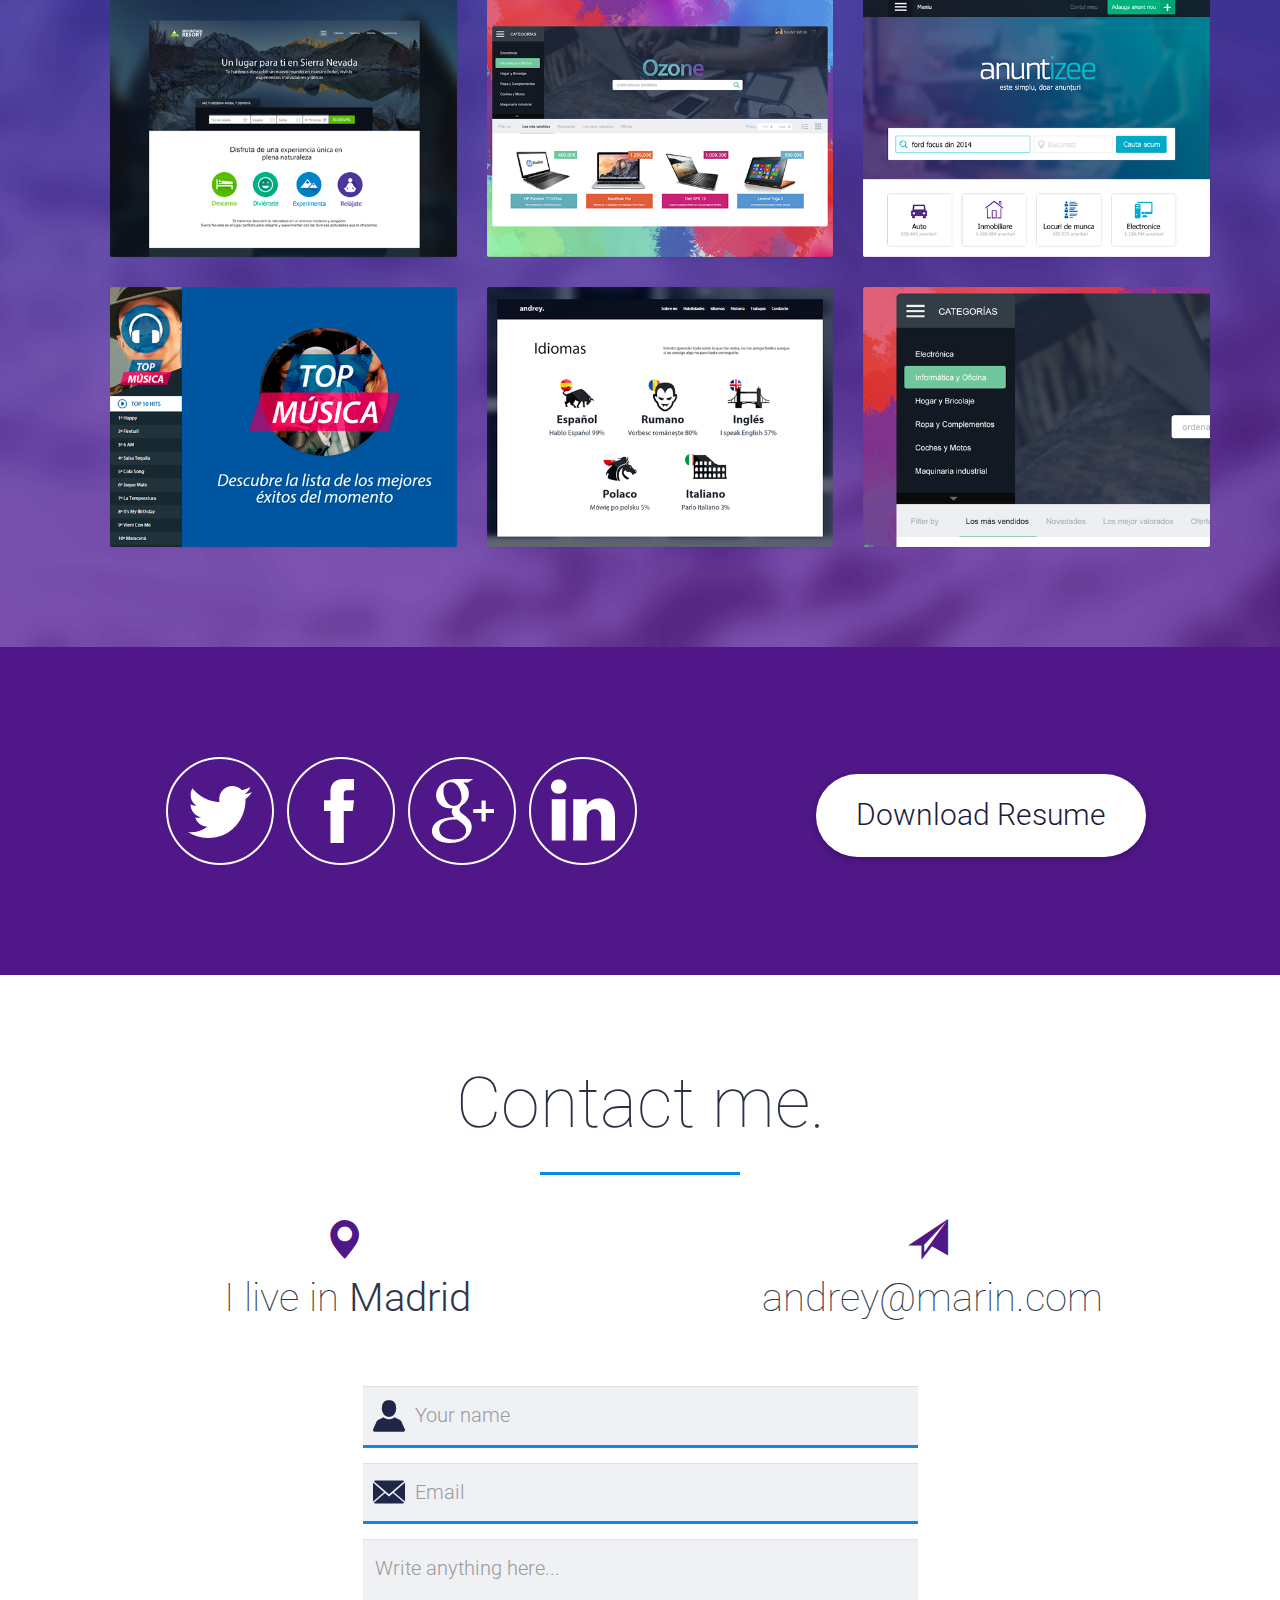
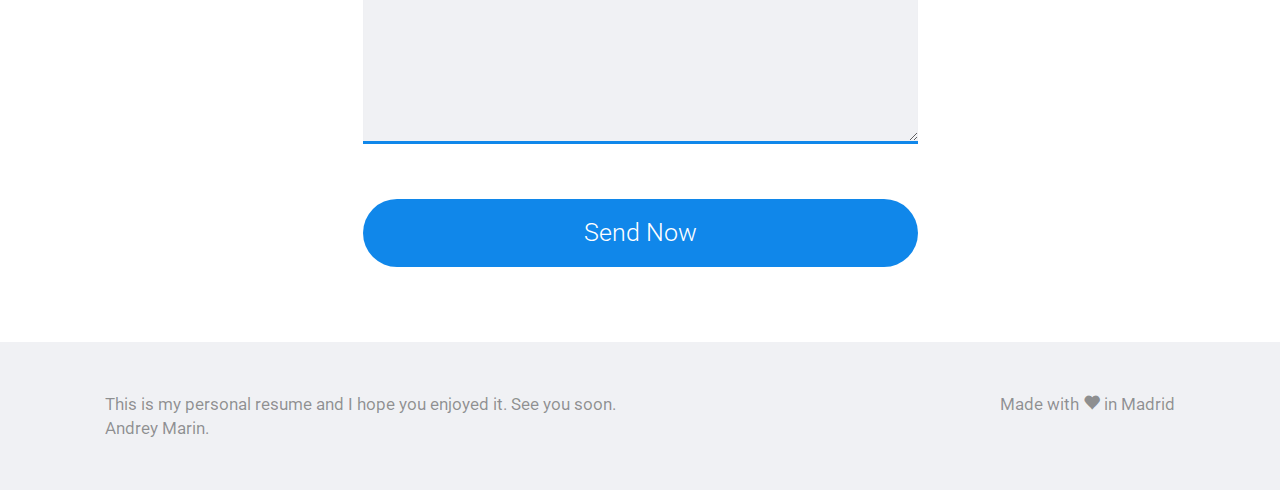
<file: _orig/Template/HTML/MyWALL Light One/index.html>
<!DOCTYPE html>
<html lang="en">
<head>
	<meta charset="UTF-8" />
	<meta http-equiv="X-UA-Compatible" content="IE=edge" />
	<meta name="viewport" content="width=device-width,initial-scale=1" />
	<meta name="robots" content="index, follow"/>
	<title>Andrey Marin - Resume CV with MyWALL</title>
	<link rel="shortcut icon" href="favicon.ico">

	<!-- Google Font Roboto -->
	<link href="http://fonts.googleapis.com/css?family=Roboto:500,400italic,100,300,700,100italic,300italic,400" rel="stylesheet" type="text/css">
	<!-- Bootstrap 3.3.5 -->
	<link rel="stylesheet" type="text/css" href="css/bootstrap.min.css" />
	<!-- Design Style MyWALL -->
	<link rel="stylesheet" type="text/css" href="css/mywall.min.css" />
	<!-- Style MyWALL White Version -->
	<link rel="stylesheet" type="text/css" href="css/white.css" />
	
	<!-- HTML5 shim and Respond.js for IE8 support of HTML5 elements and media queries -->
	<!--[if lt IE 9]>
		<script src="https://oss.maxcdn.com/html5shiv/3.7.2/html5shiv.min.js"></script>
		<script src="https://oss.maxcdn.com/respond/1.4.2/respond.min.js"></script>
	<![endif]-->
</head>
<body>

	<!-- Modal Window Contact me -->
	<div class="modal fade" id="callmeModal" tabindex="-1" aria-hidden="true" role="dialog" aria-labelledby="ModalCall" style="display: none;">
		<div class="modal-dialog modal-sm">
			<div class="modal-content">
				<div class="modal-header">
				<button type="button" class="close" data-dismiss="modal" aria-label="Close"><span aria-hidden="true">×</span></button>
				<h2 class="modal-title getmetelf" id="ModalCall">Get in touch with me.</h2>
				</div>
				<div class="modal-body">
					<!-- Your phone number -->
					<div class="myphone"><p class="greynum">+40</p> 124 445 994</div>
					<!-- Contact hours -->
					<div class="contacthours">
						<p class="hourcall">Contact hours</p>
						<div class="rightcall">
							<p class="dayscall">Mon - Fri</p>
							<p class="horario">9:00 - 22:00</p>
							<p class="dayscall">Sat - Sun</p>
							<p class="horario">10:00 - 18:00</p>
						</div>
					</div>
					<!-- // Contact hours -->
				</div>
			</div>
		</div>
	</div>
	<!-- // Modal Window Contact me -->

	<!-- Header -->
	<header>
		<!-- Menu Navigation -->
		<div id="top" class="container">
			<!-- Menu left -->
			<nav id="ha-header" class="left-nav ha-header">
				<ul class="nav">
			      <li class="dropdown">
			      	<!-- Dropdown menu -->
			        <a class="dropdown-toggle circle-main" data-toggle="dropdown" href="#" role="button" aria-haspopup="true" aria-expanded="false">        
						<svg class="hello" height="36" viewBox="0 0 24 24" width="36" xmlns="http://www.w3.org/2000/svg">
						    <path d="M2 15.5v2h20v-2H2zm0-5v2h20v-2H2zm0-5v2h20v-2H2z"/>
						    <path d="M0 0h24v24H0z" fill="none"/>
						</svg>
			        </a>
			        <!-- Navigation Sections -->
			        <ul class="dropdown-menu">
						<li><a data-scroll data-options='{ "easing": "easeOutQuint" }' href="#top" class="menu-item wall">Hello</a></li>
						<li><a data-scroll data-options='{ "easing": "easeOutQuint" }' href="#about" class="menu-item wall">About Me</a></li>
						<li><a data-scroll data-options='{ "easing": "easeOutQuint" }' href="#skills" class="menu-item wall">Skills and Abilities</a></li>
						<li><a data-scroll data-options='{ "easing": "easeOutQuint" }' href="#education" class="menu-item wall">Education</a></li>
						<li><a data-scroll data-options='{ "easing": "easeOutQuint" }' href="#work" class="menu-item wall">Work Experience</a></li>
						<li><a data-scroll data-options='{ "easing": "easeOutQuint" }' href="#portfolio" class="menu-item wall">Portfolio</a></li>
						<li><a data-scroll data-options='{ "easing": "easeOutQuint" }' href="#download" class="menu-item wall">Social Networks</a></li>
						<li><a data-scroll data-options='{ "easing": "easeOutQuint" }' href="#contacto" class="menu-item wall">Contact Me</a></li>
			        </ul>
			      </li>
			    </ul>
			</nav>
			<!-- // Menu left -->

			<!-- Menu right - Hidden in small devices -->
			<div class="nav-extra hidden-xs">
				<!-- Button Contact Modal -->
				<a class="callme" href="#" data-toggle="modal" data-target="#callmeModal">
					<span class="glyphicon glyphicon glyphicon-earphone call" aria-hidden="true"></span>
				</a>
				<!-- Button 'Hire me' -->
				<a class="hireme button-mywall" data-scroll data-options='{ "easing": "easeOutQuint" }' href="#contacto">Hire me now</a>
			</div>
			<!-- // Menu right -->
		</div>
		<!-- // Menu Navigation -->

		<!-- Personal Details -->
		<div class="container">
			<img class="img-circle imgsus" alt="Andrey Marin" src="img/profile.png"/>
			<h1 class="name-boss">Andrey Marin</h1>
			<h2 class="main-details">Designer. Programmer. Creative. Innovator.</h2>
			<p class="extend-details">Lorem ipsum dolor sit amet, consectetur adipiscing elit, sed do eiusmod tempor incididunt ut labore et dolore magna aliqua. Ut enim ad minim veniam, quis nostrud exercitation ullamco.</p>
		</div>
		<!-- // Personal Details -->
	</header>
	<!-- // Header -->
	
	<!-- About Me Intro - Text Type - Hi. I'm ... -->
	<section id="about" class="cd-intro">
		<h1 class="cd-headline letters type">
			<!-- Static Text -->
			<span>Hi. I'm </span>
			<!-- Automatic Text Type -->
			<span class="cd-words-wrapper waiting">
				<b class="is-visible">the next Steve Jobs</b>
				<b>incredible and amazing</b>
				<b>better than the Flash</b>
			</span>
		</h1>
	</section>
	<!-- // About Me Intro -->

	<!-- About Me Context -->
	<section class="full-section my-about">
		<!-- Top About me -->
		<article class="container">
			<div class="row">
				<!-- Text about me -->
				<div class="col-md-6">
					<h2 class="title-main">About Me.</h2>
					<p class="text-main">Duis aute irure dolor in reprehenderit in voluptate velit esse cillum dolore eu fugiat nulla pariatur. Excepteur sint occaecat cupidatat non proident.
					<br><br>Lorem ipsum dolor sit amet, consectetur adipiscing elit, sed do eiusmod tempor incididunt ut labore et dolore magna aliqua.</p>
				</div>
				<!-- Image right about me -->
				<div class="col-md-6">
					<img class="img-responsive" src="img/pexels-work.jpg" alt="working">
				</div>
			</div>
		</article>
		<!-- // Top About me -->

		<!-- 3 Columns extra info -->
		<article class="full-section my-extrame">
			<div class="container">
				<div class="row">
					<!-- Col 1 -->
					<div class="col-sm-4">
						<div class="row">
							<div class="col-md-4 img-myextra"><img alt="camera" class="img-myextrame" src="img/w_camera.png"/></div>
							<div class="col-md-8">
								<h5 class="text-five">Good camera</h5>
								<p class="text-subfive">Ensectetur adipiscing elit, sed do eiusmod tempor incididunt ut labore et dolore magna aliqua.</p>
							</div>
						</div>			
					</div>
					<!-- Col 2 -->
					<div class="col-sm-4">
						<div class="row">
							<div class="col-md-4 img-myextra"><img alt="quality" class="img-myextrame" src="img/w_quality.png"/></div>
							<div class="col-md-8">
								<h5 class="text-five">Quality work</h5>
								<p class="text-subfive">Duis aute irure dolor in reprehenderit velit esse cillum dolore eu fugiat nulla pariatur.</p>
							</div>
						</div>			
					</div>
					<!-- Col 3 -->
					<div class="col-sm-4">
						<div class="row">
							<div class="col-md-4 img-myextra"><img alt="coffee" class="img-myextrame" src="img/w_coffee.png"/></div>
							<div class="col-md-8">
								<h5 class="text-five">Coffe lover</h5>
								<p class="text-subfive">Sed do eiusmod tempor incididunt ut labore et dolore magna aliqua.</p>
							</div>
						</div>
					</div>
				</div>
			</div>
		</article>
		<!-- // 3 Columns extra info -->
	</section>
	<!-- // About Me Context -->

	<!-- About Me Gallery -->
	<section id="aboutme" class="full-section ha-waypoint" data-animate-down="ha-header-subshow" data-animate-up="ha-header-show">
		<!-- Owl Carousel images -->
		<div class="owl-carousel">
		    <div class="item"><img alt="pexels-1" src="img/pexels/pexels-1.jpg"/></div>
		    <div class="item"><img alt="pexels-2" src="img/pexels/pexels-2.jpg"/></div>
		    <div class="item"><img alt="pexels-3" src="img/pexels/pexels-3.jpg"/></div>
		    <div class="item"><img alt="pexels-4" src="img/pexels/pexels-4.jpg"/></div>
		    <div class="item"><img alt="pexels-5" src="img/pexels/pexels-5.jpg"/></div>
		    <div class="item"><img alt="pexels-6" src="img/pexels/pexels-6.jpg"/></div>
		</div>
		<!-- // Owl Carousel images -->

		<!-- More about me and 3 columns -->
		<div class="container">
			<div class="row">
				<div class="col-md-12">
					<h3 class="title-three">More about me, and my life.</h3>
					<p class="text-three">Lorem ipsum dolor sit amet, consectetuer adipiscing elit. Nullam dignissim convallis est. Quisque aliquam. Donec faucibus. Nunc iaculis suscipit dui. Nam sit amet sem. Aliquam libero nisi, imperdiet at, tincidunt nec, gravida vehicula, nisl. Praesent mattis, massa quis luctus fermentum, turpis mi volutpat justo, eu volutpat enim diam eget metus.</p>
				</div>
				<!-- Column 1 -->
				<div class="col-md-4">
					<img class="img-rd" alt="programmer" src="img/w_programmer.png"/>
					<h3 class="title-rd">Programmer</h3>
					<p class="text-rd">Lorem ipsum dolor sit amet, consectetur adipisicing elit.</p>
				</div>
				<!-- Column 2 -->
				<div class="col-md-4">
					<img class="img-rd" alt="creative" src="img/w_brain.png"/>
					<h3 class="title-rd">Creative</h3>
					<p class="text-rd">Duis aute irure dolor in reprehenderit in voluptate velit esse cillum dolore eu fugiat nulla pariatur.</p>
				</div>
				<!-- Column 3 -->
				<div class="col-md-4">
					<img class="img-rd" alt="innovator" src="img/w_rocket.png"/>
					<h3 class="title-rd">Innovator</h3>
					<p class="text-rd">Lorem ipsum dolor sit amet. Duis aute irure dolor in reprehenderit in voluptate.</p>
				</div>
			</div>
		</div>
	</section>
	<!-- // About Me Gallery -->
	
	<!-- Skills and abilities -->
	<section id="skills" class="full-section-two bg-skills">
		<div class="container">
			<!-- Text Skills and Abilities -->
			<h2 class="title-main mywhite">Skills &#38; Abilities.</h2>
			<p class="text-main mywhite">Duis aute irure dolor in reprehenderit in voluptate velit esse cillum dolore eu fugiat nulla pariatur. Excepteur sint occaecat cupidatat non proident, sunt in culpa qui officia deserunt mollit anim id est laborum.</p>
			
			<div class="row">
				<!-- Skills percent 1 -->
				<div class="col-md-6 separ">
					<div class="row">
						<div class="hidden-xs col-sm-2 icon-skill"><img class="img-skill" alt="html 5" src="img/w_html5.png"/></div>
						<div class="col-sm-10">
							<div class="row">
								<div class="col-sm-12 title-skill">HTML5</div>
								<div class="col-sm-12 bar-skill">
									<div class="this-skill my-purple my-ninety"></div>
								</div>
							</div>
						</div>
					</div>
				</div>
				<!-- Skills percent 2 -->
				<div class="col-md-6 separ">
					<div class="row">
						<div class="hidden-xs col-sm-2 icon-skill"><img class="img-skill" alt="css 3" src="img/w_css3.png"/></div>
						<div class="col-sm-10">
							<div class="row">
								<div class="col-sm-12 title-skill">CSS3</div>
								<div class="col-sm-12 bar-skill">
									<div class="this-skill my-blue my-houndred"></div>
								</div>
							</div>
						</div>
					</div>
				</div>
				<!-- Skills percent 3 -->
				<div class="col-md-6 separ">
					<div class="row">
						<div class="hidden-xs col-sm-2 icon-skill"><img class="img-skill" alt="responsive" src="img/w_responsive.png"/></div>
						<div class="col-sm-10">
							<div class="row">
								<div class="col-sm-12 title-skill">Responsive Design</div>
								<div class="col-sm-12 bar-skill">
									<div class="this-skill my-blue my-seventy"></div>
								</div>
							</div>
						</div>
					</div>
				</div>
				<!-- Skills percent 4 -->
				<div class="col-md-6 separ">
					<div class="row">
						<div class="hidden-xs col-sm-2 icon-skill"><img class="img-skill" alt="JavaScript" src="img/w_js.png"/></div>
						<div class="col-sm-10">
							<div class="row">
								<div class="col-sm-12 title-skill">JavaScript</div>
								<div class="col-sm-12 bar-skill">
									<div class="this-skill my-purple my-eighty"></div>
								</div>
							</div>
						</div>
					</div>
				</div>
				<!-- Skills percent 5 -->
				<div class="col-md-6 separ">
					<div class="row">
						<div class="col-sm-2 hidden-xs icon-skill"><img class="img-skill" alt="PHP" src="img/w_php.png"/></div>
						<div class="col-sm-10">
							<div class="row">
								<div class="col-sm-12 title-skill">PHP</div>
								<div class="col-sm-12 bar-skill">
									<div class="this-skill my-purple my-eighty"></div>
								</div>
							</div>
						</div>
					</div>
				</div>
				<!-- Skills percent 6 -->
				<div class="col-md-6 separ">
					<div class="row">
						<div class="hidden-xs col-sm-2 icon-skill"><img class="img-skill" alt="Wordpress" src="img/w_wp.png"/></div>
						<div class="col-sm-10">
							<div class="row">
								<div class="col-sm-12 title-skill">Wordpress Development</div>
								<div class="col-sm-12 bar-skill">
									<div class="this-skill my-blue my-seventy"></div>
								</div>
							</div>
						</div>
					</div>
				</div>
				<!-- // Skills percent -->
			</div>
		</div>

		<!-- Abilities -->
		<div class="container cont-mg">
			<div class="row">
				<!-- Col 1 - Software Skills -->
				<div class="col-md-4">
					<div class="cont-ab">
						<h4 class="title-four color-a">Software Skills</h4>
						<!-- Software Abilitie 1 -->
						<div class="row">
							<div class="col-xs-2"><img class="img-soft" alt="Photoshop" src="img/photo.png"></div>
							<div class="col-xs-5 ability">Photoshop</div>
							<div class="col-xs-5 expert">EXPERT</div>
						</div>
						<!-- Software Abilitie 2 -->
						<div class="row">				
							<div class="col-xs-2"><img class="img-soft" alt="Illustrator" src="img/illus.png"></div>
							<div class="col-xs-5 ability">Illustrator</div>
							<div class="col-xs-5 advanced">ADVANCED</div>
						</div>
						<!-- Software Abilitie 3 -->
						<div class="row">	
							<div class="col-xs-2"><img class="img-soft" alt="Office" src="img/offi.png"></div>
							<div class="col-xs-5 ability">Office</div>
							<div class="col-xs-5 expert">EXPERT</div>
						</div>
						<!-- Software Abilitie 4 -->
						<div class="row">	
							<div class="col-xs-2"><img class="img-soft" alt="InDesign" src="img/inde.png"></div>
							<div class="col-xs-5 ability">InDesign</div>
							<div class="col-xs-5 advanced">ADVANCED</div>
						</div>
					</div>
				</div>
				<!-- Col 2 - Awesome Services -->
				<div class="col-md-4">
					<div class="cont-ab">
						<h4 class="title-four color-b">Awesome Services</h4>
						<!-- Awesome Abilities -->
						<div class="row">
							<div class="col-md-12 text-awsm">Wordpress Development</div>
							<div class="col-md-12 text-awsm">Think of Things To Do</div>
							<div class="col-md-12 text-awsm">Web Design &#38; Development</div>
							<div class="col-md-12 text-awsm">Create Magical Things</div>
						</div>
						<!-- // Awesome Abilities -->
					</div>
				</div>
				<!-- Col 3 - Other Interests -->
				<div class="col-md-4">
					<div class="cont-ab">
						<h4 class="title-four color-c">Other Interests</h4>
						<div class="row">
							<!-- Interest 1 -->
							<div class="col-sm-6">
								<div class="row">
									<div class="col-md-12 intrst">
										<img alt="Running" src="img/Running-icon.png">
									</div>
								</div>
								<p class="text-interest">Running</p>
							</div>
							<!-- Interest 2 -->
							<div class="col-sm-6">
								<div class="row">
									<div class="col-md-12 intrst">
										<img alt="Taekwondo" src="img/Taekwondo-icon.png">
									</div>
								</div>	
								<p class="text-interest">Taekwondo</p>
							</div>
							<!-- Interest 3 -->
							<div class="col-sm-6">
								<div class="row">
									<div class="col-md-12 intrst">
										<img alt="Swimming" src="img/Swimming-icon.png">
									</div>
								</div>
								<p class="text-interest">Swimming</p>
							</div>
							<!-- Interest 4 -->
							<div class="col-sm-6">
								<div class="row">
									<div class="col-md-12 intrst">
										<img alt="Tenis" src="img/Tenis-icon.png">
									</div>
								</div>
								<p class="text-interest">Tenis</p>
							</div>
						</div>
					</div>
				</div>
			</div>
		</div>
		<!-- // Abilities -->
	</section>
	<!-- // Skills and abilities -->

	<!-- Education -->
	<section id="education" class="full-section">
		<!-- Text Education -->
		<div class="container">
			<h2 class="title-main">Education.</h2>
			<p class="text-main">Duis aute irure dolor in reprehenderit in voluptate velit esse cillum dolore eu fugiat nulla pariatur. Excepteur sint occaecat cupidatat non proident, sunt in culpa qui officia deserunt mollit anim id est laborum.</p>
		</div>

		<!-- Timeline Responsive -->
		<article id="cd-timeline" class="cd-container">
			<!-- 1 Item -->
			<div class="cd-timeline-block">
				<!-- Circle image 64x64 -->
				<div class="cd-timeline-img my-blue">
					<img src="img/ed1.png" alt="Engineering">
				</div>
				<!-- Info 1 Education -->
				<div class="cd-timeline-content">
					<h2>Software Engineering</h2>
					<h3>HARVARD UNIVERSITY</h3>
					<span class="cd-date">2015 January</span>
				</div>
			</div>
			<!-- 2 Item -->
			<div class="cd-timeline-block">
				<!-- Circle image 64x64 -->
				<div class="cd-timeline-img my-blue">
					<img src="img/ed2.png" alt="Science">
				</div> 
				<!-- Info 2 Education -->
				<div class="cd-timeline-content">
					<h2>Computer Science</h2>
					<h3>Massachusetts Institute of Technology</h3>
					<span class="cd-date">2014 September</span>
				</div> 
			</div> 
			<!-- 3 Item -->
			<div class="cd-timeline-block">
				<!-- Circle image 64x64 -->
				<div class="cd-timeline-img my-blue">
					<img src="img/ed3.png" alt="Bachelor">
				</div>
				<!-- Info 3 Education -->
				<div class="cd-timeline-content">
					<h2>Bachelor Degree of Mobile and Web Design</h2>
					<h3>OXFORD UNIVERSITY</h3>
					<span class="cd-date">2007 May</span>
				</div> 
			</div> 
			<!-- The Beginning of Times image -->
			<div class="cd-timeline-block">
				<!-- Circle image 64x64 -->
				<div class="cd-timeline-img my-blue">
					<img src="img/ed4.png" alt="Times">
				</div> 
			</div>
		</article>
		<!-- The Beginning of Times item -->
		<p class="txt-times">The Beginning of Times</p>
	</section>
	<!-- // Education -->

	<!-- Work Experience -->
	<section id="work" class="full-section-two bg-work">
		<!-- Text Work Experience -->
		<div class="container">
			<h2 class="title-main mywhite">Work Experience.</h2>
			<p class="text-main mywhite">Duis aute irure dolor in reprehenderit in voluptate velit esse cillum dolore eu fugiat nulla pariatur. Excepteur sint occaecat cupidatat non proident, sunt in culpa qui officia deserunt mollit anim id est laborum.</p>
		</div>
		<!-- Work -->
		<div class="container cont-mg">
			  <!-- Nav tabs -->
			  <ul class="nav nav-tabs" role="tablist">
			    <li role="presentation" class="active"><a href="#1" role="tab" data-toggle="tab">Google</a></li>
			    <li role="presentation"><a href="#2" role="tab" data-toggle="tab">Envato</a></li>
			    <li role="presentation"><a href="#3" role="tab" data-toggle="tab">Dribbble</a></li>
			    <li role="presentation"><a href="#4" role="tab" data-toggle="tab">Github</a></li>
			    <li role="presentation"><a href="#5" role="tab" data-toggle="tab">Freelancer</a></li>
			  </ul>

			  <!-- Tab panes -->
			  <div class="tab-content">
			  	<!-- Tab 1 -->
			    <div role="tabpanel" class="tab-pane fade active in" id="1">
			    	<h3 class="title-wk">Front End Web Developer</h3>
					<p class="wk-company">Google Inc.</p>
					<p class="text-wk">Lorem ipsum dolor sit amet, consectetur adipisicing elit, sed do eiusmod tempor. <br> Duis aute irure dolor in reprehenderit in voluptate velit.</p>
					<p class="wk-date">2014 - 2015</p>
			    </div>
			    <!-- Tab 2 -->
			    <div role="tabpanel" class="tab-pane fade" id="2">
			    	<h3 class="title-wk">Wordpress Developer</h3>
			    	<p class="wk-company">Envato</p>
					<p class="text-wk">Duis aute irure dolor in reprehenderit in voluptate velit. <br> Lorem ipsum dolor sit amet, consectetur adipisicing elit, sed do eiusmod tempor.</p>
					<p class="wk-date">2014 - 2015</p>
			    </div>
			    <!-- Tab 3 -->
			    <div role="tabpanel" class="tab-pane fade" id="3">
			    	<h3 class="title-wk">Web Designer</h3>
					<p class="wk-company">Dribbble</p>			
					<p class="text-wk">Lorem ipsum dolor sit amet, consectetur adipisicing elit, sed do eiusmod tempor. <br> Duis aute irure dolor in reprehenderit in voluptate velit.</p>
					<p class="wk-date">2012 - 2014</p>
			    </div>
			    <!-- Tab 4 -->
			    <div role="tabpanel" class="tab-pane fade" id="4">
						<h3 class="title-wk">Software Engineer</h3>
						<p class="wk-company">Github</p>
						<p class="text-wk">Duis aute irure dolor in reprehenderit in voluptate velit. <br> Lorem ipsum dolor sit amet, consectetur adipisicing elit, sed do eiusmod tempor.</p>
						<p class="wk-date">2010 - 2012</p>
			    </div>
			    <!-- Tab 5 -->
			    <div role="tabpanel" class="tab-pane fade" id="5">
			    		<h3 class="title-wk">Freelancer (Web Designer)</h3>
			    		<p class="wk-company">Freelancer</p>
						<p class="text-wk">Lorem ipsum dolor sit amet, consectetur adipisicing elit, sed do eiusmod tempor. <br> Duis aute irure dolor in reprehenderit in voluptate velit.</p>
						<p class="wk-date">2008 - 2010</p>
			    </div>
			  </div>
			  <!-- // Tab panes -->
		</div>
		<!-- // Work -->
	</section>
	<!-- // Work Experience -->

	<!-- Portfolio -->
	<section id="portfolio" class="full-section">
		<!-- Text Portfolio -->
		<div class="container">
			<h2 class="title-main">Portfolio.</h2>
			<p class="text-main">Duis aute irure dolor in reprehenderit in voluptate velit esse cillum dolore eu fugiat nulla pariatur. Excepteur sint occaecat cupidatat non proident, sunt in culpa qui officia deserunt mollit anim id est laborum.</p>
		</div>

		<!-- Gallery -->
		<div class="container">
			<ul class="row wall-portfolio">
				<li class="col-md-4 doblock"><a href="img/item-1.png" data-imagelightbox="b"><img class="wall-gallery" src="img/item-1.png" alt="my item 1" /></a></li>
				<li class="col-md-4 doblock"><a href="img/item-2.png" data-imagelightbox="b"><img class="wall-gallery" src="img/item-2.png" alt="my item 2" /></a></li>
				<li class="col-md-4 doblock"><a href="img/item-3.png" data-imagelightbox="b"><img class="wall-gallery" src="img/item-3.png" alt="my item 3" /></a></li>
				<li class="col-md-4 doblock"><a href="img/item-4.png" data-imagelightbox="b"><img class="wall-gallery" src="img/item-4.png" alt="my item 4" /></a></li>
				<li class="col-md-4 doblock"><a href="img/item-5.png" data-imagelightbox="b"><img class="wall-gallery" src="img/item-5.png" alt="my item 5" /></a></li>
				<li class="col-md-4 doblock"><a href="img/item-6.png" data-imagelightbox="b"><img class="wall-gallery" src="img/item-6.png" alt="my item 6" /></a></li>
			</ul>
		</div>
		<!-- // Gallery -->
	</section>
	<!-- // Portfolio -->

	<!-- Social and Download -->
	<section id="download" class="full-download">
		<div class="container">
			<div class="row">
				<!-- Social Networks -->
				<div class="col-sm-12 btn-class col-md-7">
					<a href="#" class="social-ink">
						<img class="socl" src="img/twitter-icon.png" alt="twitter"/>
					</a>
					<a href="#" class="social-ink">
						<img class="socl" src="img/facebook-icon.png" alt="facebook"/>
					</a>
					<a href="#" class="social-ink">
						<img class="socl" src="img/google-icon.png" alt="google"/>
					</a>
					<a href="#" class="social-ink">
						<img class="socl" src="img/linkedin-icon.png" alt="linkedin"/>
					</a>
				</div>
				<!-- Download Resume - CV -->
				<div class="col-sm-5 btn-class hidden-sm hidden-xs">
					<a class="btn-dwnld" href="#">Download Resume</a>
				</div>
			</div>
		</div>
	</section>
	<!-- // Social and Download -->

	<!-- Contact me -->
	<section id="contacto" class="full-section-three bg-contact">
		<div class="container">
			<!-- Title Contact me -->
			<h1 class="title-ct">Contact me.</h1>
			<p class="separator-ct"></p>
			<!-- Localization -->
			<div class="row">
				<div class="col-md-6 col-xs-12 txt-center">
					<p class="icon-ct glyphicon glyphicon-map-marker"></p>
					<p class="text-ct">I live in <b>Madrid</b></p>
				</div>
				<!--Mail -->
				<div class="col-md-6 col-xs-12 txt-center">
					<p class="icon-ct glyphicon glyphicon-send"></p>
					<p class="text-ct">andrey@marin.com</p>
				</div>
			</div>
		</div>
		<!-- Contact Form -->
		<article class="container cntme">
			<form method="post" action="/envato/mywall/one/send-email.php" id="ContactForm" name="ContactForm" class="validate-form">
				<!-- Form inputs -->
				<div class="row">
					<div class="form-group col-md-6 col-md-offset-3">
					  <input type="text" class="form-control ct-name" name="name" id="name" placeholder="Your name" required>
					</div>
					<div class="form-group col-md-6 col-md-offset-3">
					  <input type="email" class="form-control ct-mail" name="email" id="email" placeholder="Email" required>
					</div>
					<div class="form-group col-md-6 col-md-offset-3">
					  <textarea class="form-control ct-message" rows="6" name="message" id="message" placeholder="Write anything here..." required></textarea>
					</div>
				</div>
				<!-- Button Send -->
				<div class="row">
					<div class="form-group col-md-6 col-md-offset-3">
						<div id="successmsg"></div>
						<button type="submit" name="button" id="button" class="btn btnc2 with-br btn-ctc"><span>Send Now</span></button>
					</div>
				</div>
			</form>
		</article>
		<!-- // Contact Form -->
	</section>
	<!-- // Contact me -->

	<!-- Footer -->
	<footer class="full-footer">
		<div class="container padding-footer">
			<!-- Text Left -->
			<div class="row">
				<div class="col-sm-8 foo-left">This is my personal resume and I hope you enjoyed it. See you soon. <br> Andrey Marin.</div>
				<!-- Text Right -->
				<div class="col-sm-4 foo-right">Made with <span class="glyphicon glyphicon-heart" aria-hidden="true"></span> in Madrid</div>
			</div>
		</div>
	</footer>
	<!-- // Footer -->

	<!-- jQuery (necessary for Bootstrap's JavaScript plugins) -->
	<script src="https://ajax.googleapis.com/ajax/libs/jquery/1.11.3/jquery.min.js"></script>
	<!-- Include all compiled plugins (below), or include individual files as needed -->
	<script src="js/bootstrap.min.js"></script>
	<!-- Smooth-scroll -->
	<script src="js/smooth-scroll.min.js"></script>
	<!-- "Hi. I'am..." Text type - Resource jQuery -->
	<script src="js/main.min.js"></script>
	<!-- Owl Carousel -->
	<script src="js/owl.carousel.min.js"></script>
	<!-- Menu Scrolling -->
	<script src="js/waypoints.min.js"></script>
	<!-- Portfolio gallery -->
	<script src="js/imagelightbox.min.js"></script>
	<!-- Send Email -->
	<script src="js/sendemail.js"></script>
</body>
</html>
</file>
<file: _orig/Template/HTML/MyWALL Default One+/css/black.css>
header {
    background: url(../img/bg_head_3.png) no-repeat center center;
    background-size: cover;
}
.button-mywall {
    background: rgba(236, 8, 86, 0);
    border: 2px solid #0CD2A4;
}
.button-mywall:active, .button-mywall:hover {
    color: #FFF;
    background: #0CD2A4;
    border-color: #0CD2A4;
}
.callme:active:hover, .callme:focus:hover, .callme:hover {
    color: #FFF;
    background: #0CD2A4;
    border-color: #0CD2A4;
}
.modal-header {
    background-color: #0CD2A4;
    border-top-left-radius: 3px;
    border-top-right-radius: 3px;
    border-bottom: 1px solid #04A57F!important;
}
.dropdown-toggle.circle-main:hover {
    text-decoration: none;
    background: #0CD2A4;
    border-color: #0CD2A4;
}
.nav .open>a, .nav .open>a:focus, .nav .open>a:hover {
    background: #0CD2A4;
    border-color: #0CD2A4;
}
.dropdown-menu>li>a:before, .dropdown-menu>li>a:focus, .dropdown-menu>li>a:hover {
    background-color: #0CD2A4;
}
.cd-intro {
    background-color: #0CD2A4;
}
.ha-header.ha-header-subshow a.dropdown-toggle.circle-main {
    background-color: #222834;
    border-color: #3E4656;
}
.ha-header.ha-header-subshow a.dropdown-toggle.circle-main:focus, .ha-header.ha-header-subshow a.dropdown-toggle.circle-main:hover {
    background-color: #0CD2A4;
    border-color: #13A784;
}
.title-main, .title-three, .title-rd {
    color: #10C198;
}
.my-extrame {
    background-color: #0F1623;
}
.text-five {
    text-transform: uppercase;
    font-size: 20px;
    color: #0CD2A4;
    border-bottom: 2px solid rgb(34, 40, 52);
    padding-bottom: 10px;
    display: inline-block;
}
.text-subfive {
    color: rgba(255, 255, 255, 0.5);
}
.owl-theme .owl-dots .owl-dot.active span, .owl-theme .owl-dots .owl-dot:hover span {
    background: #107F8E;
}
.bg-skills {
    background: url(../img/bg_head_3.png) no-repeat center center;
    background-size: cover;
}
.my-blue {
    background-color: #00C7CD;
}
.color-a {
    color: #00CD98;
}
.color-b {
    color: #00C7CD;
}
.color-c {
    color: #00ADCD;
}
.expert {
    color: #00CD98;
}
.advanced {
    color: #00ADCD;
}
.txt-times {
    border-bottom: 2px solid #00CD98;
}
.bg-work {
    background: url(../img/bg_head_3.png) no-repeat center center;
    background-size: cover;
}
.nav-tabs>li.active>a, .nav-tabs>li.active>a:focus, .nav-tabs>li.active>a:hover {
    color: #FFF;
    cursor: default;
    background-color: #0CD2A4;
    border: 2px solid #0CD2A4;
    -webkit-transition: all .5s;
    transition: all .5s;
}
.nav-tabs>li>a:hover {
    border-color: #0CD2A4;
    color: #0CD2A4;
    -webkit-transition: all .5s;
    transition: all .5s;
}
.title-wk {
    color: #0CD2A4;
}
.full-download {
    background-color: #0CD2A4;
}
.bg-contact {
    background: url(../img/bg_head_3.png) no-repeat center center;
    background-size: cover;
}
.separator-ct {
    border-bottom: 3px solid #0CD2A4;
}
.form-control {
    border-bottom: 3px solid #0CD2A4;
}
.btn-ctc {
    color: #FFF;
    background-color: #0CD2A4;
}
.btn-ctc:hover {
    color: #0CD2A4;
    background-color: #FFF;
}
#successmsg {
    background-color: #0CD2A4;
}
</file>
<file: _orig/Template/HTML/MyWALL Light One+/css/light.css>
/*!
 *
 * MyWALL v1.0
 * Light Version
 *
 */
header {
    background: url("../img/bg_head_3.png") no-repeat center center;
    background-size: cover;
}
.imgsus {
    margin-top: 10%;
    box-shadow: none;
    border: 4px solid #fff;
}
.name-boss {
    color: #202648;
    text-shadow: none;
}
.button-mywall {
    background: rgba(255, 255, 255, 0);
    border: 2px solid #DC0E0E;
}
.button-mywall:active, .button-mywall:hover {
    color: #FFF;
    background: #DC0E0E;
    border-color: rgb(220, 14, 14);
}
.callme:active:hover, .callme:focus:hover, .callme:hover {
    color: #FFF;
    -webkit-transition: all .5s ease-out;
    transition: all .5s ease-out;
    cursor: pointer;
    background: #DC0E0E;
    border-color: #DC0E0E;
}
.dropdown-toggle.circle-main:hover {
    text-decoration: none;
    background: #DC0E0E;
    border-color: #DC0E0E;
}
.nav .open>a, .nav .open>a:focus, .nav .open>a:hover {
    background-color: #DC0E0E;
    border-color: #DC0E0E;
}
.dropdown-menu>li>a:before, .dropdown-menu>li>a:focus, .dropdown-menu>li>a:hover {
    background-color: #DC0E0E;
}
.cd-intro {
    background-color: #FFFFFF;
    color: #DC0E0E;
    margin-bottom: 0px;
}
.cd-headline.type .cd-words-wrapper.selected {
  background-color: #DC0E0E;
}
.cd-headline.type .cd-words-wrapper.selected b {
  color: #fff;
}
.my-about {
    background: #DC0E0E;
    background-size: cover;
    padding-top: 50px;
}
.ha-header.ha-header-subshow a.dropdown-toggle.circle-main {
    text-decoration: none;
    background-color: #DC0E0E;
    border-color: rgba(255,255,255,.3);
    -webkit-transform: rotate(360deg);
    -ms-transform: rotate(360deg);
    transform: rotate(360deg);
}
.ha-header.ha-header-subshow a.dropdown-toggle.circle-main:focus, .ha-header.ha-header-subshow a.dropdown-toggle.circle-main:hover {
    text-decoration: none;
    background-color: #1E2431;
    border-color: #0F1623;
}
.title-main, .text-main {
    color: #fff;
}
.my-extrame {
    background-color: #1E2431;
    margin-bottom: 0px;
}
.text-five {
    color: #FFFFFF;
    border-bottom: 2px solid rgba(255, 255, 255, 0.51);
}
.text-subfive {
    color: #fff;
}
.owl-carousel.owl-theme.owl-loaded {
    padding-top: 50px;
}
.title-three, .text-three, .title-rd, .text-rd   {
    color: #fff;
}
#aboutme {
    background-color: #0F1623;
    padding-bottom: 120px;
}
.owl-theme .owl-dots .owl-dot.active span, .owl-theme .owl-dots .owl-dot:hover span {
    background: #DC0E0E;
}
.owl-theme .owl-dots .owl-dot span {
    width: 10px;
    height: 10px;
    margin: 5px 7px;
    background: rgba(214, 214, 214, 0.18);
    display: block;
    -webkit-backface-visibility: visible;
    -webkit-transition: opacity 200ms ease;
    transition: opacity 200ms ease;
    border-radius: 30px;
}
.full-section-two {
    margin-top: 0px;
    margin-bottom: 0px;
}
.bg-skills {
    background: none;
}
.title-main.mywhite, .text-main.mywhite, .title-skill  {
    color: #3B4656;
}
.bar-skill {
    background: rgba(77, 87, 99, 0.13);
}
.cont-ab {
    background-color: rgba(224, 227, 232, 0.5);
}
.expert {
    color: #DC0E0E;
}
.advanced {
    color: #1E2431;
}
.my-black {
    background-color: #1E2431;
}
.color-a {
    color: #1E2431;
}
.color-b {
    color: #DC0E0E;
}
.color-c {
    color: #1E2431;
}
#education {
    padding-top: 60px;
    padding-bottom: 60px;
    background-color: #1E2431;
}
.cd-timeline-content h2 {
    color: #DC0E0E;
}
.cd-timeline-content h3 {
    color: #1E2431;
}
.cd-timeline-content{
    background: #FFFFFF;
}
.cd-timeline-content::before {
    border-right: 7px solid #FFFFFF;
}
.cd-timeline-content .cd-date {
    color: #000;
}
@media only screen and (min-width: 1170px){
    .cd-timeline-content::before {
        border-left-color: #FFFFFF;
        border-right: 7px solid rgba(255, 255, 255, 0);
    }
    .cd-timeline-block:nth-child(even) .cd-timeline-content::before {
        border-right-color: #FFFFFF;
    }
    .cd-timeline-content .cd-date {
        color: #fff;
    }
    .txt-times {
        border-bottom: 2px solid #F53440;
        color: #fff;
    }
}
@media (max-width: 992px){
    .txt-times {
        border-bottom: 2px solid #0989E7;
        color: #fff;
    }
    .cd-timeline-content::before {
        border-right: 7px solid #FFFFFF;
    }
}
.txt-times {
    border-bottom: 2px solid #F53440;
    color: #fff;
}
.bg-work {
    background: none;
    background-size: cover;
}
.nav-tabs>li.active>a, .nav-tabs>li.active>a:focus, .nav-tabs>li.active>a:hover {
    background-color: #DC0E0E;
    border: 2px solid #DC0E0E;
}
.nav-tabs>li>a {
    border: 2px solid #1E2431;
    color: #1E2431;
}
.nav-tabs>li>a:hover {
    border-color: #DC0E0E;
    color: #DC0E0E;
}
.title-wk {
    color: #DC0E0E;
}
.wk-company, .wk-date, .text-wk {
    color: #000;
}
#portfolio {
    background: url("../img/bg_head_3.png") no-repeat center center;
    background-size: cover;
    padding-top: 40px;
    padding-bottom: 90px;
}
.full-download {
    margin-top: 0px;
    background-color: #DC0E0E;
}
.social-ink:hover {
    float: none;
    padding: 20px;
    background-color: #0F1623;
    border-radius: 50%;
    border: 2px solid rgba(255, 255, 255, 0.23);
    margin-left: 10px;
    -webkit-transition: all .3s;
    transition: all .3s;
}
.btn-dwnld:focus, .btn-dwnld:hover {
    background-color: #0F1623;
    color: #FFF;
}
.bg-contact {
    background: none;
}
.title-ct {
    color: #2B3246;
}
.separator-ct {
    border-bottom: 3px solid #DC0E0E;
}
.text-ct {
    color: #2F3649;
}
.ct-name, .ct-message, .ct-mail {
    background-color: #F0F1F4;
    border-bottom: 3px solid #1E2431;
}
.form-control {
    color: #1E2431;
}
.form-control:focus {
    border-bottom: 3px solid #DC0E0E;
}
.icon-ct {
    color: #1E2431;
}
.ct-name {
    background-image: url(../img/w_name.png);
}
.ct-mail {
    background-image: url(../img/w_mail.png);
}
.btn-ctc {
    margin-top: 50px;
    margin-right: auto;
    margin-bottom: 0;
    margin-left: auto;
    font-size: 25px;
    color: #FFFFFF;
    background-color: #DC0E0E;
    border-radius: 50px;
    padding: 15px 20px;
    display: block;
    font-weight: 300;
}
.btn-ctc:hover {
    margin-top: 50px;
    margin-right: auto;
    margin-bottom: 0;
    margin-left: auto;
    font-size: 25px;
    color: #FFFFFF;
    background-color: #1E2431;
    border-radius: 50px;
    padding: 15px 20px;
    display: block;
    font-weight: 300;
}
.full-footer {
    background-color: #F0F1F4;
    color: rgba(0, 0, 0, 0.41);
}
#successmsg {
    background-color: #1E2431;
}
</file>
<file: _orig/Template/HTML/MyWALL Light One/css/white.css>
/*!
 *
 * MyWALL v1.0
 * White Version
 *
 */
header {
    background: url("../img/bg_head_1.png") no-repeat center center;
    background-size: cover;
}
.button-mywall {
    background: rgba(255, 255, 255, 0);
    border: 2px solid #FFFFFF;
}
.button-mywall:active, .button-mywall:hover {
    color: #FFF;
    background: #0989e7;
    border-color: rgba(255, 255, 255, 0.3);
}
.callme:active:hover, .callme:focus:hover, .callme:hover {
    color: #FFF;
    -webkit-transition: all .5s ease-out;
    transition: all .5s ease-out;
    cursor: pointer;
    background: #0989e7;
    border-color: rgba(255, 255, 255, 0.3);
}
.dropdown-toggle.circle-main:hover {
    text-decoration: none;
    background: #0989e7;
    border-color: rgba(255, 255, 255, 0.3);
}
.nav .open>a, .nav .open>a:focus, .nav .open>a:hover {
    background-color: #0989e7;
    border-color: #0989e7;
}
.dropdown-menu>li>a:before, .dropdown-menu>li>a:focus, .dropdown-menu>li>a:hover {
    background-color: #0989e7;
}
.cd-intro {
    background-color: #FFFFFF;
    color: #49318B;
    margin-bottom: 0px;
}
.cd-headline.type .cd-words-wrapper.selected {
  background-color: #49318B;
}
.cd-headline.type .cd-words-wrapper.selected b {
  color: #fff;
}
.my-about {
    background-color: #523894;
    padding-top: 50px;
}
.ha-header.ha-header-subshow a.dropdown-toggle.circle-main {
    text-decoration: none;
    background-color: #0989e7;
    border-color: rgba(255,255,255,.3);
    -webkit-transform: rotate(360deg);
    -ms-transform: rotate(360deg);
    transform: rotate(360deg);
}
.ha-header.ha-header-subshow a.dropdown-toggle.circle-main:focus, .ha-header.ha-header-subshow a.dropdown-toggle.circle-main:hover {
    text-decoration: none;
    background-color: #0989e7;
    border-color: #0989e7;
}
.title-main, .text-main {
    color: #fff;
}
.my-extrame {
    background-color: #49318B;
    margin-bottom: 0px;
}
.text-five {
    color: #FFFFFF;
    border-bottom: 2px solid rgba(255, 255, 255, 0.51);
}
.text-subfive {
    color: #fff;
}
.owl-carousel.owl-theme.owl-loaded {
    padding-top: 50px;
}
.title-three, .text-three, .title-rd, .text-rd   {
    color: #fff;
}
#aboutme {
    background-color: #523894;
    padding-bottom: 120px;
}
.owl-theme .owl-dots .owl-dot.active span, .owl-theme .owl-dots .owl-dot:hover span {
    background: #0989E7;
}
.full-section-two {
    margin-top: 0px;
    margin-bottom: 0px;
}
.bg-skills {
    background: none;
}
.title-main.mywhite, .text-main.mywhite, .title-skill  {
    color: #3B4656;
}
.bar-skill {
    background: rgba(77, 87, 99, 0.13);
}
.cont-ab {
    background-color: rgba(224, 227, 232, 0.5);
}
.expert {
    color: #580183;
}
#education {
    padding-top: 60px;
    padding-bottom: 60px;
    background: url("../img/bg_education.png") no-repeat center center;
    background-size: cover;
}
.cd-timeline-content h2 {
    color: #0D4284;
}
.cd-timeline-content h3 {
    color: #0D4284;
}
.cd-timeline-content{
    background: #FFFFFF;
}
.cd-timeline-content::before {
    border-right: 7px solid #FFFFFF;
}
@media only screen and (min-width: 1170px){
    .cd-timeline-content::before {
        border-left-color: #FFFFFF;
        border-right: 7px solid rgba(255, 255, 255, 0);
    }
    .cd-timeline-block:nth-child(even) .cd-timeline-content::before {
        border-right-color: #FFFFFF;
    }
    .cd-timeline-content .cd-date {
        color: #FFFFFF;
    }
    .txt-times {
        border-bottom: 2px solid #0989E7;
        color: #fff;
    }
}
@media (max-width: 992px){
    .txt-times {
        border-bottom: 2px solid #0989E7;
        color: #fff;
    }
    .cd-timeline-content::before {
        border-right: 7px solid #FFFFFF;
    }
}
@media only screen and (min-width: 768px){
    .cd-timeline-content .cd-date, .cd-timeline-content .cd-read-more, .cd-timeline-content p {
        font-size: 15px;
        color: #0C4383;
    }
}
.cd-timeline-content .cd-date, .cd-timeline-content .cd-read-more, .cd-timeline-content p {
    font-size: 15px;
    color: #0D4284;
}
.txt-times {
    border-bottom: 2px solid #0989E7;
    color: #fff;
}
.bg-work {
    background: none;
    background-size: cover;
}
.nav-tabs>li.active>a, .nav-tabs>li.active>a:focus, .nav-tabs>li.active>a:hover {
    background-color: #501788;
    border: 2px solid #501788;
}
.nav-tabs>li>a {
    border: 2px solid #372A6C;
    color: #372A6C;
}
.nav-tabs>li>a:hover {
    border-color: #0989E7;
    color: #0989E7;
}
.title-wk {
    color: #0989E7;
}
.wk-company, .wk-date, .text-wk {
    color: #000;
}
#portfolio {
    background: url("../img/bg_about.png") no-repeat center center;
    background-size: cover;
    padding-top: 40px;
    padding-bottom: 90px;
}
.full-download {
    margin-top: 0px;
    background-color: #501788;
}
.social-ink:hover {
    float: none;
    padding: 20px;
    background-color: #0989E7;
    border-radius: 50%;
    border: 2px solid rgba(255, 255, 255, 0.23);
    margin-left: 10px;
    -webkit-transition: all .3s;
    transition: all .3s;
}
.btn-dwnld:focus, .btn-dwnld:hover {
    background-color: #0989E7;
    color: #FFF;
}
.bg-contact {
    background: none;
}
.title-ct {
    color: #2B3246;
}
.separator-ct {
    border-bottom: 3px solid #0989E7;
}
.text-ct {
    color: #2F3649;
}
.ct-name, .ct-message, .ct-mail {
    background-color: #F0F1F4;
}
.form-control {
    color: #333944;
}
.form-control:focus {
    border-bottom: 3px solid #501788;
}
.icon-ct {
    color: #501788;
}
.ct-name {
    background-image: url(../img/w_name.png);
}
.ct-mail {
    background-image: url(../img/w_mail.png);
}
.btn-ctc:hover {
    margin-top: 50px;
    margin-right: auto;
    margin-bottom: 0;
    margin-left: auto;
    font-size: 25px;
    color: #FFFFFF;
    background-color: #501788;
    border-radius: 50px;
    padding: 15px 20px;
    display: block;
    font-weight: 300;
}
.full-footer {
    background-color: #F0F1F4;
    color: rgba(0, 0, 0, 0.41);
}
#successmsg {
    background-color: #1087EA;
}
</file>
<file: _orig/Template/HTML/MyWALL Default One+/css/mywall.min.css>
/*!
 *
 * MyWALL v1.0
 *
 */body{font-family:Roboto,Helvetica,Arial,sans-serif!important}header{margin:0;top:0;bottom:0;right:0;left:0;background:url(../img/bg_head.png?1508011304) no-repeat center center;background-size:cover;width:100%;min-height:100vh;text-align:center;padding-top:51px;padding-bottom:40px}a,a:active,a:hover,a:visited{text-decoration:none}a:focus{outline:0 auto -webkit-focus-ring-color;text-decoration:none}.topmenu{width:100%;width:100vw;position:fixed;z-index:999}nav.left-nav{float:left}.ha-header{float:left;display:-webkit-box;display:-webkit-flex;display:-ms-flexbox;display:flex}.ha-header.ha-header-show{-webkit-transform:translateY(0%);-ms-transform:translateY(0%);transform:translateY(0%);-webkit-transition:all .5s;transition:all .5s}.ha-header.ha-header-subshow{float:left;display:-webkit-box;display:-webkit-flex;display:-ms-flexbox;display:flex;z-index:9999;position:fixed}.ha-header.ha-header-subshow a.dropdown-toggle.circle-main{text-decoration:none;background-color:#2D3848;border-color:rgba(255,255,255,.3);-webkit-transform:rotate(360deg);-ms-transform:rotate(360deg);transform:rotate(360deg)}.ha-header.ha-header-subshow a.dropdown-toggle.circle-main:focus,.ha-header.ha-header-subshow a.dropdown-toggle.circle-main:hover{text-decoration:none;background-color:#2D3848;border-color:#2D3848}.icon-up{width:40px;background-color:#EC0856;height:4px}.icon-med{width:40px;margin-top:6px;background-color:#EC0856;height:4px}.hello{fill:#FFF}.wall{font-size:17px;padding:5px 30px}.dropdown-toggle.circle-main,.dropdown-toggle.circle-main:focus{border-radius:100%;height:60px;background-color:rgba(255,255,255,0);width:60px;text-align:center;padding-top:11px;padding-right:10px;padding-bottom:12px;padding-left:10px;border:2px solid #FFF;-webkit-transition:all .3s;transition:all .3s}.dropdown-toggle.circle-main:hover{text-decoration:none;background-color:#202648;border-color:rgba(255,255,255,.3)}.nav .open>a,.nav .open>a:focus,.nav .open>a:hover{background-color:#202648;border-color:#202648}.dropdown-menu>li>a:before,.dropdown-menu>li>a:focus,.dropdown-menu>li>a:hover{color:#FFF;text-decoration:none;background-color:#EC0856;-webkit-transition:all .2s;transition:all .2s}.nav-extra{float:right;display:-webkit-box;display:-webkit-flex;display:-ms-flexbox;display:flex}.callme{font-size:30px;background-color:rgba(0,0,0,0);padding-top:13px;padding-right:14px;padding-bottom:12px;padding-left:14px;height:62px;color:rgba(255,255,255,.47);text-align:center;z-index:2;border-style:solid;border-width:2px;border-color:rgba(255,255,255,.47);border-radius:50%;position:static;-webkit-transition:all .3s;transition:all .3s}.callme:active:hover,.callme:focus:hover,.callme:hover{color:#FFF;background:#202648;border-color:rgba(255,255,255,.3);-webkit-transition:all .5s ease-out;transition:all .5s ease-out;cursor:pointer}.callme:active,a.callme:focus{color:rgba(255,255,255,.47);border-color:rgba(255,255,255,.47);outline:0 auto -webkit-focus-ring-color}.callme:hover+.callme:after{color:#fff;border-color:#f53440;-webkit-transition:all .5s ease-out;transition:all .5s ease-out;-webkit-transform:scale(1) rotate(360deg);-ms-transform:scale(1) rotate(360deg);transform:scale(1) rotate(360deg)}.glyphicon.glyphicon.glyphicon-earphone.call{top:0}.modal-backdrop.fade.in{filter:alpha(opacity=90);opacity:.9}.getmetelf{font-size:20px;color:#FFF;text-align:center;padding:30px 0;font-weight:500;text-transform:uppercase}.modal-header{background-color:#2D3848;border-top-left-radius:3px;border-top-right-radius:3px;border-bottom:1px solid #0E1B29!important}.modal-content{border-radius:5px!important}.modal-dialog.modal-sm{margin:51px auto}.myphone{font-size:27px;text-align:right;padding-right:10px;padding-bottom:20px;border-bottom:1px solid rgba(0,0,0,.19);margin-top:10px;margin-bottom:10px;font-family:inherit;font-weight:500;line-height:1.1;color:inherit}.hourcall{font-size:20px;float:left;width:40%;padding-top:10px}.greynum{float:left;padding-left:10px;color:rgba(0,0,0,.36);padding-right:10px}.dayscall{font-size:18px;padding-top:10px;font-weight:300;color:#868F96;margin-bottom:0}.contacthours{display:table}.rightcall{float:right}.horario{font-size:20px;font-weight:500;color:#868F96}.button-mywall{background:#EC0856;color:#FFF;border-radius:50px;font-weight:400;font-size:22px;margin-left:15px;padding-right:25px;padding-left:25px;line-height:58px;margin-bottom:10px;border:2px solid #EC0856;text-align:center;-webkit-transition:all .5s;transition:all .5s;text-decoration:none}.button-mywall:active,.button-mywall:hover{color:#FFF;background:#202648;border-color:rgba(255,255,255,.3)}.button-mywall:focus{color:#FFF}h1.name-boss{font-size:100px;color:#fff;font-weight:100;padding-top:5px;padding-bottom:5px;text-align:center;text-shadow:0 2px rgba(0,0,0,.2)}h2.main-details{font-size:50px;color:#fff;font-weight:500;text-align:center;text-shadow:0 2px rgba(0,0,0,.2)}p.extend-details{font-size:22px;color:rgba(255,255,255,.549);line-height:1.287;font-weight:300;text-align:center;text-shadow:0 2px rgba(0,0,0,.2)}.imgsus{margin-top:10%;box-shadow:0 2px 5px 0 rgba(0,0,0,.2),0 2px 10px 0 rgba(0,0,0,.12)}.cd-intro{padding-top:140px;padding-bottom:140px;background-color:#EC0856;text-align:center;color:#fff;margin-bottom:50px}.cd-headline.letters.type{font-size:55px;font-weight:100}.cd-headline.type .cd-words-wrapper{vertical-align:top;overflow:hidden;z-index:1}.cd-headline.type .cd-words-wrapper.waiting::after{-webkit-animation:cd-pulse 1s infinite;animation:cd-pulse 1s infinite}.cd-headline.type .cd-words-wrapper.selected{background-color:#FFF}.cd-headline.type .cd-words-wrapper.selected::after{visibility:hidden}.cd-headline.type .cd-words-wrapper.selected b{color:#000}.cd-headline.type b{font-weight:400;visibility:hidden}.cd-headline.type b.is-visible{visibility:visible}.cd-headline.type i{position:absolute;visibility:hidden}.cd-headline.type i.in{position:relative;font-style:normal;visibility:visible}@-webkit-keyframes cd-pulse{0%{-webkit-transform:translateY(-50%) scale(1);opacity:1}40%{-webkit-transform:translateY(-50%) scale(0.9);opacity:0}100%{-webkit-transform:translateY(-50%) scale(0);opacity:0}}@keyframes cd-pulse{0%{-webkit-transform:translateY(-50%) scale(1);-ms-transform:translateY(-50%) scale(1);transform:translateY(-50%) scale(1);opacity:1}40%{-webkit-transform:translateY(-50%) scale(0.9);-ms-transform:translateY(-50%) scale(0.9);transform:translateY(-50%) scale(0.9);opacity:0}100%{-webkit-transform:translateY(-50%) scale(0);-ms-transform:translateY(-50%) scale(0);transform:translateY(-50%) scale(0);opacity:0}}.full-section{width:100%}.title-main{font-size:80px;font-weight:100;margin-bottom:30px}.text-main{font-size:20px;font-weight:400}.my-extrame{background-color:#F9F9F9;padding-top:50px;padding-bottom:50px;margin-top:50px;margin-bottom:50px}.img-myextra{text-align:center}.img-myextrame{padding-top:32px}.title-three{padding-top:20px;font-size:50px;padding-bottom:20px;text-align:center;font-weight:300}.text-three{font-size:19px;font-weight:400;text-align:center;padding-bottom:40px}.img-rd{margin-top:50px;margin-right:auto;margin-bottom:30px;margin-left:auto;display:block}.title-rd{text-align:center;font-size:50px;font-weight:300;margin-top:0}.text-rd{font-size:19px;font-weight:400;text-align:center}.text-five{text-transform:uppercase;font-size:20px;color:#2D3848;border-bottom:2px solid rgba(45,56,72,.23);padding-bottom:10px;display:inline-block}.mywhite{color:#fff}.full-section-two{width:100%;padding-top:60px;margin-top:120px;margin-bottom:60px;padding-bottom:60px}.bg-skills{background:url(../img/bg_skills.png?1508011304) no-repeat center center;background-size:cover}.separ{margin-top:50px}.title-skill{font-size:25px;color:#fff;text-align:left}.bar-skill{background:#fff;padding:5px;border-radius:4px;margin-top:10px}.this-skill{height:20px;border-radius:3px}.icon-skill{text-align:center;height:75px;padding-top:44px}.my-red{background-color:#F53440}.my-blue{background-color:#0989e7}.my-pink{background-color:#ec0856}.my-aqua{background-color:#00ADC8}.my-purple{background-color:#580183}.my-green{background-color:#00CD98}.my-ten{width:10%}.my-twenty{width:20%}.my-thirty{width:30%}.my-fourty{width:40%}.my-fifty{width:50%}.my-sixty{width:60%}.my-seventy{width:70%}.my-eighty{width:80%}.my-ninety{width:90%}.my-houndred{width:100%}.cont-mg{margin-top:70px;margin-bottom:30px}.cont-ab{width:100%;background-color:#FFF;padding:25px;border-radius:7px;margin-bottom:20px}.title-four{font-size:50px;font-weight:300;margin-bottom:35px}.color-a{color:#580183}.color-b{color:#0977C7}.color-c{color:#580183}.img-soft{margin-top:10px;margin-bottom:15px}.ability{font-size:20px;font-weight:300;color:#5b6b7f;padding-top:11px;padding-bottom:18px}.expert{font-size:20px;padding-bottom:18px;padding-top:11px;color:#EC0856}.advanced{font-size:20px;padding-bottom:18px;padding-top:11px;color:#0977C7}.text-awsm{font-size:21px;text-align:center;padding-top:13px;padding-bottom:14px;color:#758599}.intrst{text-align:center;height:65px;margin-bottom:11px;line-height:5}.text-interest{text-align:center;font-size:20px;color:#738A99}#cd-timeline{position:relative;padding-right:0;padding-bottom:2em;padding-left:0;margin-top:2em;margin-bottom:2em}#cd-timeline::before{content:'';position:absolute;top:0;left:50px;height:100%;width:4px;background:#d7e4ed}@media only screen and (min-width:1170px){#cd-timeline{margin-top:3em;margin-bottom:3em}#cd-timeline::before{left:50%;margin-left:-2px}}.cd-timeline-block{position:relative;margin:2em 0}.cd-timeline-block:after{content:"";display:table;clear:both}.cd-timeline-block:first-child{margin-top:0}.cd-timeline-block:last-child{margin-bottom:0}@media only screen and (min-width:1170px){.cd-timeline-block{margin:4em 0}.cd-timeline-block:first-child{margin-top:0}.cd-timeline-block:last-child{margin-bottom:0}}.cd-timeline-img{position:absolute;top:0;left:0;width:100px;height:100px;border-radius:50%;box-shadow:0 0 0 4px white,inset 0 2px 0 rgba(0,0,0,.08),0 3px 0 4px rgba(0,0,0,.05)}.txt-times{text-align:center;display:block;padding-bottom:10px;font-size:20px;padding-top:60px;border-bottom:2px solid #580183;width:140px;margin-top:0;margin-right:auto;margin-bottom:50px;margin-left:30px}.cd-timeline-img img{display:block;width:64px;height:64px;position:relative;left:31%;top:30%;margin-left:-12px;margin-top:-12px}.cd-timeline-img.cd-picture{background:#75ce66}.cd-timeline-img.cd-movie{background:#c03b44}.cd-timeline-img.cd-location{background:#f0ca45}@media only screen and (min-width:1170px){.txt-times{text-align:center;display:block;padding-bottom:10px;font-size:20px;padding-top:60px;border-bottom:2px solid #580183;width:140px;margin-top:0;margin-right:auto;margin-bottom:50px;margin-left:auto}.cd-timeline-img{width:100px;height:100px;left:50%;margin-left:-50px;-webkit-transform:translateZ(0);-webkit-backface-visibility:hidden}.cssanimations .cd-timeline-img.is-hidden{visibility:hidden}.cssanimations .cd-timeline-img.bounce-in{visibility:visible;-webkit-animation:cd-bounce-1 .6s;animation:cd-bounce-1 .6s}}@-webkit-keyframes cd-bounce-1{0%{opacity:0;-webkit-transform:scale(0.5)}60%{opacity:1;-webkit-transform:scale(1.2)}100%{-webkit-transform:scale(1)}}@keyframes cd-bounce-1{0%{opacity:0;-webkit-transform:scale(0.5);-ms-transform:scale(0.5);transform:scale(0.5)}60%{opacity:1;-webkit-transform:scale(1.2);-ms-transform:scale(1.2);transform:scale(1.2)}100%{-webkit-transform:scale(1);-ms-transform:scale(1);transform:scale(1)}}.cd-timeline-content{position:relative;margin-left:140px;background:#222930;border-radius:5px;padding:1em}.cd-timeline-content:after{content:"";display:table;clear:both}.cd-timeline-content h2{color:#FFF}.cd-timeline-content .cd-date,.cd-timeline-content .cd-read-more,.cd-timeline-content p{font-size:15px;color:#fff}.cd-timeline-content .cd-date,.cd-timeline-content .cd-read-more{display:inline-block}.cd-timeline-content p{margin:1em 0;line-height:1.6}.cd-timeline-content .cd-read-more{float:right;padding:.8em 1em;background:#acb7c0;color:#fff;border-radius:.25em}.no-touch .cd-timeline-content .cd-read-more:hover{background-color:#bac4cb}.cd-timeline-content .cd-date{float:left;padding:.8em 0;opacity:.7}.cd-timeline-content::before{content:'';position:absolute;top:16px;right:100%;height:0;width:0;border:7px solid transparent;border-right:7px solid #222930}.cd-date{font-style:italic;font-weight:300}.cd-timeline-content h3{color:#fff;font-size:17px;font-weight:400;margin:0;text-transform:uppercase}@media only screen and (min-width:768px){.cd-timeline-content h2{font-size:27px;margin-top:0;font-weight:300}.cd-timeline-content p{color:#fff;font-size:15px}.cd-timeline-content .cd-date,.cd-timeline-content .cd-read-more{font-size:16px;font-style:italic;font-weight:300}.cd-date{font-style:italic;font-weight:300}}@media only screen and (min-width:1170px){.cd-timeline-content{margin-left:0;padding:1.6em;width:42%}.cd-timeline-content .cd-date{float:left;padding:.3em 0;opacity:.7}.cd-timeline-content::before{top:24px;left:100%;border-color:transparent;border-left-color:#222930}.cd-timeline-content .cd-read-more{float:left}.cd-timeline-content .cd-date{position:absolute;width:100%;left:139%;font-style:italic;font-weight:300;top:6px;font-size:23px;color:#222930}.cd-timeline-block:nth-child(even) .cd-timeline-content{float:right}.cd-timeline-block:nth-child(even) .cd-timeline-content::before{top:24px;left:auto;right:100%;border-color:transparent;border-right-color:#222930}.cd-timeline-block:nth-child(even) .cd-timeline-content .cd-read-more{float:right}.cd-timeline-block:nth-child(even) .cd-timeline-content .cd-date{left:auto;right:142%;text-align:right}.cssanimations .cd-timeline-content.is-hidden{visibility:hidden}.cssanimations .cd-timeline-content.bounce-in{visibility:visible;-webkit-animation:cd-bounce-2 .6s;animation:cd-bounce-2 .6s}}@media only screen and (min-width:1170px){.cssanimations .cd-timeline-block:nth-child(even) .cd-timeline-content.bounce-in{-webkit-animation:cd-bounce-2-inverse .6s;animation:cd-bounce-2-inverse .6s}}@-webkit-keyframes cd-bounce-2{0%{opacity:0;-webkit-transform:translateX(-100px)}60%{opacity:1;-webkit-transform:translateX(20px)}100%{-webkit-transform:translateX(0)}}@keyframes cd-bounce-2{0%{opacity:0;-webkit-transform:translateX(-100px);-ms-transform:translateX(-100px);transform:translateX(-100px)}60%{opacity:1;-webkit-transform:translateX(20px);-ms-transform:translateX(20px);transform:translateX(20px)}100%{-webkit-transform:translateX(0);-ms-transform:translateX(0);transform:translateX(0)}}@-webkit-keyframes cd-bounce-2-inverse{0%{opacity:0;-webkit-transform:translateX(100px)}60%{opacity:1;-webkit-transform:translateX(-20px)}100%{-webkit-transform:translateX(0)}}@keyframes cd-bounce-2-inverse{0%{opacity:0;-webkit-transform:translateX(100px);-ms-transform:translateX(100px);transform:translateX(100px)}60%{opacity:1;-webkit-transform:translateX(-20px);-ms-transform:translateX(-20px);transform:translateX(-20px)}100%{-webkit-transform:translateX(0);-ms-transform:translateX(0);transform:translateX(0)}}.cd-container{width:90%;max-width:1170px;margin:0 auto}.cd-container::after{content:'';display:table;clear:both}.bg-work{background:url(../img/bg_work.png?1508011304) no-repeat center center;background-size:cover}.nav-tabs{border-bottom:0;text-align:center}.nav-tabs>li{float:none;margin-bottom:0;display:inline-block}.nav-tabs>li>a{margin-right:10px;margin-bottom:10px;line-height:1.42857143;font-size:23px;border:2px solid rgba(255,255,255,.25);color:#FFF;padding:10px 20px;font-weight:300;border-radius:50px;text-align:center}.nav-tabs>li>a:hover{border-color:#EC0856;color:#EC0856;-webkit-transition:all .5s;transition:all .5s}.nav>li>a:focus,.nav>li>a:hover{text-decoration:none;background-color:rgba(238,238,238,0);-webkit-transition:all .5s;transition:all .5s}.nav-tabs>li.active>a,.nav-tabs>li.active>a:focus,.nav-tabs>li.active>a:hover{color:#FFF;cursor:default;background-color:#EC0856;border:2px solid #EC0856;-webkit-transition:all .5s;transition:all .5s}.tab-content{margin-top:50px}.title-wk{text-align:center;font-size:34px;color:#FF2A73;font-weight:300;padding-top:20px}.text-wk{font-size:20px;text-align:center;color:#fff;padding-top:20px;font-weight:300}.wk-company,.wk-date{text-align:center;color:rgba(255,255,255,.7);font-size:18px;font-weight:300;text-transform:uppercase}.fade{opacity:0;-webkit-transition:opacity .15s linear;transition:opacity .15s linear}.fade.in{opacity:1}.btn-pf,.btn-pf:visited{display:block;float:left;margin:0 auto;text-decoration:none;color:#748691;background:#fff;font-weight:400;border-radius:7px;padding-top:16px;padding-right:22px;padding-bottom:16px;padding-left:22px;text-align:center;font-size:22px;border:2px solid #CDD9E2;margin-left:5px;margin-right:5px}.btn-pf.is-checked,.btn-pf:active,.btn-pf:hover{color:#282D30;border:2px solid #F53440;cursor:pointer;outline:0}.depth-over-caption{z-index:3}.depth-over-hover{z-index:7}.depth-over-content{z-index:11}.jprt-container{position:relative;padding:0}.jprt-item{position:absolute;text-align:center;-webkit-transition:width 1s ease,top 1s ease,left 1s ease,opacity .5s ease;transition:width 1s ease,top 1s ease,left 1s ease,opacity .5s ease;z-index:2}.jprt-caption h1{margin:0}.jprt-content{position:absolute;display:none;width:100%;top:0;left:0;overflow-y:hidden;-webkit-transition:height 1s ease,top 1s ease,left 1s ease,opacity .5s ease;transition:height 1s ease,top 1s ease,left 1s ease,opacity .5s ease;z-index:10}.jprt-content.show_new_section{display:inline-block;z-index:4}.jprt-hover{position:absolute;opacity:0;width:100%;top:0;left:0;-webkit-transition:width 1s ease,top 1s ease,left 1s ease,opacity .25s ease;transition:width 1s ease,top 1s ease,left 1s ease,opacity .25s ease;z-index:6}.jprt-item:hover{cursor:pointer}.jprt-item:hover .jprt-hover{opacity:1}.jprt-features{position:absolute;top:15px;left:0}.jprt-features ul{list-style:none;padding:0}.jprt-features li{list-style:none;margin-bottom:6px;padding:3px 6px;font-size:12px}.jprt-item-status{position:absolute;top:10px;right:10px;font-size:14px}.jprt-item-tags{position:absolute;bottom:0;padding:5px 10px;width:100%}.jprt-item-title{position:absolute;top:40%;width:100%;font-size:24px;padding:10px}h1.jprt-item-title{margin-top:-13px}.jprt-caption-img{width:30%;height:auto;top:50px;position:relative}.jprt-btn-transparent-white{color:#fff;background:0 0;border:1px solid #fff;padding:10px 20px;outline:0}.jprt-btn-transparent-white:hover{background:rgba(255,255,255,.3);outline:0}.jprt-arrow-down-border{display:none;width:60px;height:60px;position:absolute;bottom:0;background:#444;padding:2px;left:50%;margin-left:-30px;border-radius:50%;z-index:15;margin-bottom:-30px}.jprt-arrow-down-back{width:56px;height:56px;position:absolute;background:#fff;top:2px;left:2px;border-radius:50%}.jprt-arrow-down{transform:rotate(45deg);-webkit-transform:rotate(45deg);-moz-transform:rotate(45deg);-o-transform:rotate(45deg);-ms-transform:rotate(45deg);background:0 0;border-bottom:2px solid #444;border-right:2px solid #444;border-radius:2px;position:relative;width:20px;height:20px;margin:auto;margin-top:15px}.jprt-bg-build-area{background:-webkit-repeating-linear-gradient(135deg, #444, #444 10px, #dab91f 10px, #dab91f 20px);background:repeating-linear-gradient(-45deg,#444,#444 10px,#dab91f 10px,#dab91f 20px)}.jp-title{padding-top:40px;padding-bottom:20px;font-size:50px;font-weight:300}.jp-text{font-size:35px;font-weight:300}.jp-bar{width:150px;border-bottom:2px solid #EF1345;margin-top:0;margin-right:auto;margin-left:auto;height:3px;margin-bottom:20px}.jprt-buttons{margin-top:40px;margin-bottom:40px;text-align:center}.jprt-buttons .jprt-btn{background:rgba(255,255,255,0);color:#6E7F93;font-size:23px;padding:15px 20px;margin:10px;box-shadow:none;border-radius:7px;border:2px solid #B6C7CB;outline-style:none}.jprt-buttons .jprt-btn.jprt-btn-active,.jprt-buttons .jprt-btn.jprt-btn-active:hover,.jprt-buttons .jprt-btn:hover{color:#282D30;border:2px solid #F53440;cursor:pointer;outline:0}.jprt-item{background:#FFF}.jprt-item:nth-child(odd) .jprt-caption{background:#27b0d1}.jprt-item:nth-child(even) .jprt-caption{background:#FFF}.jprt-hover{background:rgba(26,39,65,.95);color:#fff}.jprt-content{background:#777;color:#eee}.jprt-caption h1{color:#fff}.jprt-features li{background:#fff;color:#27b0d1}.jprt-item-status{color:#fff}.jprt-item-tags,.jprt-item-title{background:rgba(0,0,0,.2);color:#fff}.my-gallery{padding-top:40px;padding-bottom:40px}.full-width{width:100%;padding:50px}.img-pf{width:100%}#imagelightbox{cursor:pointer;position:fixed;z-index:100002;-ms-touch-action:none;touch-action:none;box-shadow:0 0 3.125em rgba(0,0,0,.75)}#imagelightbox-loading,#imagelightbox-loading div{border-radius:50%}#imagelightbox-loading{width:2.5em;height:2.5em;background-color:#444;background-color:rgba(0,0,0,.5);position:fixed;z-index:10003;top:50%;left:50%;padding:.625em;margin:-1.25em 0 0 -1.25em;box-shadow:0 0 2.5em rgba(0,0,0,.75)}#imagelightbox-loading div{width:1.25em;height:1.25em;background-color:#fff;-webkit-animation:imagelightbox-loading .5s ease infinite;animation:imagelightbox-loading .5s ease infinite}@-webkit-keyframes imagelightbox-loading{from{opacity:.5;-webkit-transform:scale(.75)}50%{opacity:1;-webkit-transform:scale(1)}to{opacity:.5;-webkit-transform:scale(.75)}}@keyframes imagelightbox-loading{from{opacity:.5;-webkit-transform:scale(.75);transform:scale(.75)}50%{opacity:1;-webkit-transform:scale(1);transform:scale(1)}to{opacity:.5;-webkit-transform:scale(.75);transform:scale(.75)}}#imagelightbox-overlay{background-color:rgba(17,23,31,.93);position:fixed;z-index:10000;top:0;right:0;bottom:0;left:0}#imagelightbox-close{width:2.5em;height:2.5em;text-align:left;background-color:#666;border-radius:50%;position:fixed;z-index:10002;top:2.5em;right:2.5em;-webkit-transition:color .3s ease;transition:color .3s ease}#imagelightbox-close:focus,#imagelightbox-close:hover{background-color:#111}#imagelightbox-close:after,#imagelightbox-close:before{width:2px;background-color:#fff;content:'';position:absolute;top:20%;bottom:20%;left:50%;margin-left:-1px}#imagelightbox-close:before{-webkit-transform:rotate(45deg);-ms-transform:rotate(45deg);transform:rotate(45deg)}#imagelightbox-close:after{-webkit-transform:rotate(-45deg);-ms-transform:rotate(-45deg);transform:rotate(-45deg)}#imagelightbox-caption{text-align:center;color:#fff;background-color:#666;position:fixed;z-index:10001;left:0;right:0;bottom:0;padding:.625em}#imagelightbox-nav{background-color:#444;background-color:rgba(0,0,0,.5);border-radius:20px;position:fixed;z-index:10001;left:50%;bottom:3.75em;padding:.313em;-webkit-transform:translateX(-50%);-ms-transform:translateX(-50%);transform:translateX(-50%)}#imagelightbox-nav button{width:1em;height:1em;background-color:transparent;border:1px solid #fff;border-radius:50%;display:inline-block;margin:0 .313em}#imagelightbox-nav button.active{background-color:#fff}.imagelightbox-arrow{width:3.75em;height:7.5em;background-color:#444;background-color:rgba(0,0,0,.5);vertical-align:middle;display:none;position:fixed;z-index:10001;top:50%;margin-top:-3.75em}.imagelightbox-arrow:focus,.imagelightbox-arrow:hover{background-color:#666;background-color:rgba(0,0,0,.75)}.imagelightbox-arrow:active{background-color:#111}.imagelightbox-arrow-left{left:2.5em}.imagelightbox-arrow-right{right:2.5em}.imagelightbox-arrow:before{width:0;height:0;border:1em solid transparent;content:'';display:inline-block;margin-bottom:-.125em}.imagelightbox-arrow-left:before{border-left:none;border-right-color:#fff;margin-left:-.313em}.imagelightbox-arrow-right:before{border-right:none;border-left-color:#fff;margin-right:-.313em}#imagelightbox-caption,#imagelightbox-close,#imagelightbox-loading,#imagelightbox-nav,#imagelightbox-overlay,.imagelightbox-arrow{-webkit-animation:fade-in .25s linear;animation:fade-in .25s linear}@-webkit-keyframes fade-in{from{opacity:0}to{opacity:1}}@keyframes fade-in{from{opacity:0}to{opacity:1}}@media only screen and (max-width:41.25em){#imagelightbox-close{top:1.25em;right:1.25em}#imagelightbox-nav{bottom:1.25em}.imagelightbox-arrow{width:2.5em;height:3.75em;margin-top:-2.75em}.imagelightbox-arrow-left{left:1.25em}.imagelightbox-arrow-right{right:1.25em}}@media only screen and (max-width:20em){.imagelightbox-arrow-left{left:0}.imagelightbox-arrow-right{right:0}}.wall-gallery{display:block;width:100%;border-radius:2px;box-shadow:0 1px 2px rgba(0,0,0,.07);-webkit-transition:all .1s ease-in-out;transition:all .1s ease-in-out}.wall-gallery:hover{-webkit-transform:scale(1.05,1.05);-ms-transform:scale(1.05,1.05);transform:scale(1.05,1.05)}.wall-portfolio{margin-top:20px}.doblock{display:block;margin-top:30px}.full-download{margin-top:100px;background-color:#EC0856;padding-top:100px;padding-bottom:100px}.btn-dwnld{background-color:#fff;padding:20px 40px;border-radius:50px;font-size:30px;margin-top:13px;color:#1B1C3E;font-weight:300;box-shadow:0 2px 5px 0 rgba(0,0,0,.16),0 2px 10px 0 rgba(0,0,0,.12);-webkit-transition:all .3s;transition:all .3s}.btn-dwnld:focus,.btn-dwnld:hover{background-color:#2D373D;color:#FFF}.social-ink{float:left;padding:20px;border-radius:50%;border:2px solid #fff;margin-left:10px;margin-bottom:10px;margin-top:10px}.social-ink:hover{float:left;padding:20px;background-color:#2D373D;border-radius:50%;border:2px solid rgba(44,49,58,1);margin-left:10px;-webkit-transition:all .3s;transition:all .3s}.bg-contact{background:url(../img/bg_contact.png?1508011304) no-repeat center center;background-size:cover}.full-section-three{width:100%;padding-top:60px;padding-bottom:60px}.btn-class{text-align:center}.title-ct{font-size:70px;font-weight:100;margin-bottom:30px;margin-top:30px;color:#fff;text-align:center}.separator-ct{border-bottom:3px solid #EC0856;width:200px;margin-top:0;margin-right:auto;margin-bottom:40px;margin-left:auto}.icon-ct{color:#fff;font-size:40px;padding-top:4px;padding-right:10px;width:100%}.text-ct{font-size:40px;font-weight:100;color:#fff;width:100%}.text-ct b{font-weight:300}.txt-center{text-align:center;display:inline-block}.cntme{margin-top:50px}.form-control{display:block;width:100%;height:auto;padding:15px 12px;font-size:20px;font-weight:300;line-height:1.42857143;color:#FFF;background-color:rgba(0,0,0,.36);background-image:none;border:none;border-bottom:3px solid #1087EA;border-radius:0}.form-control:focus{border-bottom:3px solid #fff}.ct-name{background-image:url(../img/name.png?1508011304);background-position-x:10px;background-position-y:50%;background-position:10px 50%;background-size:initial;background-repeat:no-repeat;background-attachment:initial;background-origin:initial;background-clip:initial;background-color:rgba(0,0,0,.360784);padding-left:52px}.ct-mail{background-image:url(../img/mail.png?1508011304);background-position-x:10px;background-position-y:50%;background-position:10px 50%;background-size:initial;background-repeat:no-repeat;background-attachment:initial;background-origin:initial;background-clip:initial;background-color:rgba(0,0,0,.360784);padding-left:52px}.btn-ctc{margin-top:50px;margin-right:auto;margin-bottom:0;margin-left:auto;font-size:25px;color:#fff;background-color:#1087EA;border-radius:50px;padding:15px 20px;display:block;font-weight:300;-webkit-transition:all .3s;transition:all .3s;width:100%}.btn-ctc:hover{margin-top:50px;margin-right:auto;margin-bottom:0;margin-left:auto;font-size:25px;color:#1087EA;background-color:#FFF;border-radius:50px;padding:15px 20px;display:block;font-weight:300}#successmsg{text-align:center;color:#FFF;background-color:#EC0856;font-size:20px;-webkit-transition:all .3s;transition:all .3s;display:table;margin-top:10px;margin-right:auto;margin-bottom:-20px;margin-left:auto;border-radius:5px}.pad{padding:20px;margin:0}.padding-footer{padding:50px}.full-footer{background-color:#0E0D1C;color:rgba(255,255,255,.49)}.foo-right{font-size:17px;text-align:right}.foo-left{font-size:17px;text-align:left}.owl-carousel .animated{-webkit-animation-duration:1000ms;animation-duration:1000ms;-webkit-animation-fill-mode:both;animation-fill-mode:both}.owl-carousel .owl-animated-in{z-index:0}.owl-carousel .owl-animated-out{z-index:1}.owl-carousel .fadeOut{-webkit-animation-name:fadeOut;animation-name:fadeOut}@-webkit-keyframes fadeOut{0%{opacity:1}100%{opacity:0}}@keyframes fadeOut{0%{opacity:1}100%{opacity:0}}.owl-height{-webkit-transition:height 500ms ease-in-out;transition:height 500ms ease-in-out}.owl-carousel{display:none;width:100%;-webkit-tap-highlight-color:transparent;position:relative;z-index:1}.owl-carousel .owl-stage{position:relative;-ms-touch-action:pan-Y}.owl-carousel .owl-stage:after{content:".";display:block;clear:both;visibility:hidden;line-height:0;height:0}.owl-carousel .owl-stage-outer{position:relative;overflow:hidden;-webkit-transform:translate3d(0px,0,0)}.owl-carousel .owl-controls .owl-dot,.owl-carousel .owl-controls .owl-nav .owl-next,.owl-carousel .owl-controls .owl-nav .owl-prev{cursor:pointer;cursor:hand;-webkit-user-select:none;-khtml-user-select:none;-moz-user-select:none;-ms-user-select:none;user-select:none}.owl-carousel.owl-loaded{display:block}.owl-carousel.owl-loading{opacity:0;display:block}.owl-carousel.owl-hidden{opacity:0}.owl-carousel .owl-refresh .owl-item{display:none}.owl-carousel .owl-item{position:relative;min-height:1px;float:left;-webkit-backface-visibility:hidden;-webkit-tap-highlight-color:transparent;-webkit-touch-callout:none;-webkit-user-select:none;-moz-user-select:none;-ms-user-select:none;user-select:none}.owl-carousel .owl-item img{display:block;width:100%;-webkit-transform-style:preserve-3d}.owl-carousel.owl-text-select-on .owl-item{-webkit-user-select:auto;-moz-user-select:auto;-ms-user-select:auto;user-select:auto}.owl-carousel .owl-grab{cursor:move;cursor:-webkit-grab;cursor:-o-grab;cursor:-ms-grab;cursor:grab}.owl-carousel.owl-rtl{direction:rtl}.owl-carousel.owl-rtl .owl-item{float:right}.no-js .owl-carousel{display:block}.owl-carousel .owl-item .owl-lazy{opacity:0;-webkit-transition:opacity 400ms ease;transition:opacity 400ms ease}.owl-carousel .owl-item img{-webkit-transform-style:preserve-3d;transform-style:preserve-3d}.owl-carousel .owl-video-wrapper{position:relative;height:100%;background:#000}.owl-carousel .owl-video-play-icon{position:absolute;height:80px;width:80px;left:50%;top:50%;margin-left:-40px;margin-top:-40px;background:url(owl.video.play.png?1508011304) no-repeat;cursor:pointer;z-index:1;-webkit-backface-visibility:hidden;-webkit-transition:scale 100ms ease;transition:scale 100ms ease}.owl-carousel .owl-video-play-icon:hover{-webkit-transition:scale(1.3,1.3);transition:scale(1.3,1.3)}.owl-carousel .owl-video-playing .owl-video-play-icon,.owl-carousel .owl-video-playing .owl-video-tn{display:none}.owl-carousel .owl-video-tn{opacity:0;height:100%;background-position:center center;background-repeat:no-repeat;background-size:contain;-webkit-transition:opacity 400ms ease;transition:opacity 400ms ease}.owl-carousel .owl-video-frame{position:relative;z-index:1}.owl-controls{margin-top:10px;text-align:center;-webkit-tap-highlight-color:transparent}.owl-theme .owl-controls .owl-nav [class*=owl-]{color:#fff;font-size:14px;margin:5px;padding:4px 7px;background:#d6d6d6;display:inline-block;cursor:pointer;border-radius:3px}.owl-theme .owl-dots .owl-dot{display:inline-block;zoom:1}.owl-theme .owl-dots .owl-dot.active span,.owl-theme .owl-dots .owl-dot:hover span{background:#869791}.owl-theme .owl-dots .owl-dot span{width:10px;height:10px;margin:5px 7px;background:#d6d6d6;display:block;-webkit-backface-visibility:visible;-webkit-transition:opacity 200ms ease;transition:opacity 200ms ease;border-radius:30px}@media (max-width:1200px){h1.name-boss{font-size:80px;color:#fff;text-align:center}h2.main-details{font-size:40px;color:#fff;text-align:center}p.extend-details{font-size:19px;padding-top:10px;color:rgba(255,255,255,.549);line-height:1.287;font-weight:300;text-align:center}.img-rd{margin-top:50px;margin-right:auto;margin-bottom:30px;margin-left:auto;display:block}.title-rd{text-align:center;font-size:45px;font-weight:300;margin-top:0}.text-rd{font-size:18px;font-weight:400;text-align:center}.advanced,.expert{font-size:18px;padding-bottom:18px;padding-top:14px}}@media (max-width:992px){h1.name-boss{font-size:70px;color:#fff;font-weight:100;padding-top:10px;padding-bottom:10px;text-align:center}h2.main-details{font-size:34px;color:#fff;text-align:center}p.extend-details{font-size:19px;padding-top:10px;color:rgba(255,255,255,.549);line-height:1.287;font-weight:300;text-align:center}.title-main{font-size:70px;font-weight:100;margin-bottom:30px;margin-top:30px}.text-main{font-size:19px;font-weight:400}.title-skill{padding-top:20px}.icon-skill{padding-top:65px}.txt-times{text-align:center;display:block;padding-bottom:10px;font-size:20px;padding-top:60px;border-bottom:2px solid #580183;width:140px;margin-top:0;margin-right:auto;margin-bottom:50px;margin-left:20px}}@media (max-width:768px){h1.name-boss{font-size:50px;color:#fff;font-weight:100;padding-top:10px;padding-bottom:10px;text-align:center}h2.main-details{font-size:29px;color:#fff;text-align:center}p.extend-details{font-size:18px;padding-top:10px;color:rgba(255,255,255,.649);line-height:1.287;text-align:center}.cd-headline.letters.type{font-size:38px}.title-main{font-size:50px;font-weight:100;margin-bottom:20px}.text-main{font-size:18px;font-weight:400}.img-rd{margin-top:50px;margin-right:auto;margin-bottom:30px;margin-left:auto;display:block}.title-rd{text-align:center;font-size:35px;font-weight:300;margin-top:0}.text-rd{font-size:17px;font-weight:400;text-align:center}.owl-carousel .owl-stage-outer{position:relative;overflow:hidden;-webkit-transform:translate3d(0px,0,0)}.title-skill{padding-top:0}.separ{margin-top:30px}.advanced,.expert{font-size:15px;padding-bottom:18px;padding-top:16px}.social-ink{float:none;padding:20px;border-radius:50%;border:2px solid #fff;margin-left:10px;margin-bottom:10px;display:inline-block;margin-top:10px}.social-ink:hover{float:none;padding:20px;background-color:#2D373D;border-radius:50%;border:2px solid rgba(44,49,58,1);margin-left:10px;-webkit-transition:all .3s;transition:all .3s}.text-ct{font-size:28px;font-weight:100;color:#fff;width:100%}.foo-right{font-size:17px;text-align:center;padding-top:30px}.img-myextrame{padding-bottom:12px;padding-top:32px}.text-five{text-transform:uppercase;font-size:20px;text-align:center;color:#2D3848;border-bottom:2px solid rgba(45,56,72,.23);padding-bottom:10px;display:block}.cd-timeline-content h2{font-size:20px;margin-top:5px;font-weight:300}}@media (min-width:768px){.btn-dwnld{background-color:#fff;padding:20px 40px;border-radius:50px;font-size:30px;margin-top:27px;color:#1B1C3E;font-weight:300;box-shadow:0 2px 5px 0 rgba(0,0,0,.16),0 2px 10px 0 rgba(0,0,0,.12);-webkit-transition:all .3s;transition:all .3s;display:inline-block}.social-ink{float:none;padding:20px;border-radius:50%;border:2px solid #fff;margin-left:10px;margin-bottom:10px;display:inline-block;margin-top:10px}.social-ink:hover{float:none;padding:20px;background-color:#2D373D;border-radius:50%;border:2px solid rgba(44,49,58,1);margin-left:10px;-webkit-transition:all .3s;transition:all .3s}}
</file>
<file: _orig/Template/HTML/MyWALL Default One/css/mywall.min.css>
/*!
 *
 * MyWALL v1.0
 *
 */body{font-family:Roboto,Helvetica,Arial,sans-serif!important}header{margin:0;top:0;bottom:0;right:0;left:0;background:url(../img/bg_head.png?1508011304) no-repeat center center;background-size:cover;width:100%;min-height:100vh;text-align:center;padding-top:51px;padding-bottom:40px}a,a:active,a:hover,a:visited{text-decoration:none}a:focus{outline:0 auto -webkit-focus-ring-color;text-decoration:none}.topmenu{width:100%;width:100vw;position:fixed;z-index:999}nav.left-nav{float:left}.ha-header{float:left;display:-webkit-box;display:-webkit-flex;display:-ms-flexbox;display:flex}.ha-header.ha-header-show{-webkit-transform:translateY(0%);-ms-transform:translateY(0%);transform:translateY(0%);-webkit-transition:all .5s;transition:all .5s}.ha-header.ha-header-subshow{float:left;display:-webkit-box;display:-webkit-flex;display:-ms-flexbox;display:flex;z-index:9999;position:fixed}.ha-header.ha-header-subshow a.dropdown-toggle.circle-main{text-decoration:none;background-color:#2D3848;border-color:rgba(255,255,255,.3);-webkit-transform:rotate(360deg);-ms-transform:rotate(360deg);transform:rotate(360deg)}.ha-header.ha-header-subshow a.dropdown-toggle.circle-main:focus,.ha-header.ha-header-subshow a.dropdown-toggle.circle-main:hover{text-decoration:none;background-color:#2D3848;border-color:#2D3848}.icon-up{width:40px;background-color:#EC0856;height:4px}.icon-med{width:40px;margin-top:6px;background-color:#EC0856;height:4px}.hello{fill:#FFF}.wall{font-size:17px;padding:5px 30px}.dropdown-toggle.circle-main,.dropdown-toggle.circle-main:focus{border-radius:100%;height:60px;background-color:rgba(255,255,255,0);width:60px;text-align:center;padding-top:11px;padding-right:10px;padding-bottom:12px;padding-left:10px;border:2px solid #FFF;-webkit-transition:all .3s;transition:all .3s}.dropdown-toggle.circle-main:hover{text-decoration:none;background-color:#202648;border-color:rgba(255,255,255,.3)}.nav .open>a,.nav .open>a:focus,.nav .open>a:hover{background-color:#202648;border-color:#202648}.dropdown-menu>li>a:before,.dropdown-menu>li>a:focus,.dropdown-menu>li>a:hover{color:#FFF;text-decoration:none;background-color:#EC0856;-webkit-transition:all .2s;transition:all .2s}.nav-extra{float:right;display:-webkit-box;display:-webkit-flex;display:-ms-flexbox;display:flex}.callme{font-size:30px;background-color:rgba(0,0,0,0);padding-top:13px;padding-right:14px;padding-bottom:12px;padding-left:14px;height:62px;color:rgba(255,255,255,.47);text-align:center;z-index:2;border-style:solid;border-width:2px;border-color:rgba(255,255,255,.47);border-radius:50%;position:static;-webkit-transition:all .3s;transition:all .3s}.callme:active:hover,.callme:focus:hover,.callme:hover{color:#FFF;background:#202648;border-color:rgba(255,255,255,.3);-webkit-transition:all .5s ease-out;transition:all .5s ease-out;cursor:pointer}.callme:active,a.callme:focus{color:rgba(255,255,255,.47);border-color:rgba(255,255,255,.47);outline:0 auto -webkit-focus-ring-color}.callme:hover+.callme:after{color:#fff;border-color:#f53440;-webkit-transition:all .5s ease-out;transition:all .5s ease-out;-webkit-transform:scale(1) rotate(360deg);-ms-transform:scale(1) rotate(360deg);transform:scale(1) rotate(360deg)}.glyphicon.glyphicon.glyphicon-earphone.call{top:0}.modal-backdrop.fade.in{filter:alpha(opacity=90);opacity:.9}.getmetelf{font-size:20px;color:#FFF;text-align:center;padding:30px 0;font-weight:500;text-transform:uppercase}.modal-header{background-color:#2D3848;border-top-left-radius:3px;border-top-right-radius:3px;border-bottom:1px solid #0E1B29!important}.modal-content{border-radius:5px!important}.modal-dialog.modal-sm{margin:51px auto}.myphone{font-size:27px;text-align:right;padding-right:10px;padding-bottom:20px;border-bottom:1px solid rgba(0,0,0,.19);margin-top:10px;margin-bottom:10px;font-family:inherit;font-weight:500;line-height:1.1;color:inherit}.hourcall{font-size:20px;float:left;width:40%;padding-top:10px}.greynum{float:left;padding-left:10px;color:rgba(0,0,0,.36);padding-right:10px}.dayscall{font-size:18px;padding-top:10px;font-weight:300;color:#868F96;margin-bottom:0}.contacthours{display:table}.rightcall{float:right}.horario{font-size:20px;font-weight:500;color:#868F96}.button-mywall{background:#EC0856;color:#FFF;border-radius:50px;font-weight:400;font-size:22px;margin-left:15px;padding-right:25px;padding-left:25px;line-height:58px;margin-bottom:10px;border:2px solid #EC0856;text-align:center;-webkit-transition:all .5s;transition:all .5s;text-decoration:none}.button-mywall:active,.button-mywall:hover{color:#FFF;background:#202648;border-color:rgba(255,255,255,.3)}.button-mywall:focus{color:#FFF}h1.name-boss{font-size:100px;color:#fff;font-weight:100;padding-top:5px;padding-bottom:5px;text-align:center;text-shadow:0 2px rgba(0,0,0,.2)}h2.main-details{font-size:50px;color:#fff;font-weight:500;text-align:center;text-shadow:0 2px rgba(0,0,0,.2)}p.extend-details{font-size:22px;color:rgba(255,255,255,.549);line-height:1.287;font-weight:300;text-align:center;text-shadow:0 2px rgba(0,0,0,.2)}.imgsus{margin-top:10%;box-shadow:0 2px 5px 0 rgba(0,0,0,.2),0 2px 10px 0 rgba(0,0,0,.12)}.cd-intro{padding-top:140px;padding-bottom:140px;background-color:#EC0856;text-align:center;color:#fff;margin-bottom:50px}.cd-headline.letters.type{font-size:55px;font-weight:100}.cd-headline.type .cd-words-wrapper{vertical-align:top;overflow:hidden;z-index:1}.cd-headline.type .cd-words-wrapper.waiting::after{-webkit-animation:cd-pulse 1s infinite;animation:cd-pulse 1s infinite}.cd-headline.type .cd-words-wrapper.selected{background-color:#FFF}.cd-headline.type .cd-words-wrapper.selected::after{visibility:hidden}.cd-headline.type .cd-words-wrapper.selected b{color:#000}.cd-headline.type b{font-weight:400;visibility:hidden}.cd-headline.type b.is-visible{visibility:visible}.cd-headline.type i{position:absolute;visibility:hidden}.cd-headline.type i.in{position:relative;font-style:normal;visibility:visible}@-webkit-keyframes cd-pulse{0%{-webkit-transform:translateY(-50%) scale(1);opacity:1}40%{-webkit-transform:translateY(-50%) scale(0.9);opacity:0}100%{-webkit-transform:translateY(-50%) scale(0);opacity:0}}@keyframes cd-pulse{0%{-webkit-transform:translateY(-50%) scale(1);-ms-transform:translateY(-50%) scale(1);transform:translateY(-50%) scale(1);opacity:1}40%{-webkit-transform:translateY(-50%) scale(0.9);-ms-transform:translateY(-50%) scale(0.9);transform:translateY(-50%) scale(0.9);opacity:0}100%{-webkit-transform:translateY(-50%) scale(0);-ms-transform:translateY(-50%) scale(0);transform:translateY(-50%) scale(0);opacity:0}}.full-section{width:100%}.title-main{font-size:80px;font-weight:100;margin-bottom:30px}.text-main{font-size:20px;font-weight:400}.my-extrame{background-color:#F9F9F9;padding-top:50px;padding-bottom:50px;margin-top:50px;margin-bottom:50px}.img-myextra{text-align:center}.img-myextrame{padding-top:32px}.title-three{padding-top:20px;font-size:50px;padding-bottom:20px;text-align:center;font-weight:300}.text-three{font-size:19px;font-weight:400;text-align:center;padding-bottom:40px}.img-rd{margin-top:50px;margin-right:auto;margin-bottom:30px;margin-left:auto;display:block}.title-rd{text-align:center;font-size:50px;font-weight:300;margin-top:0}.text-rd{font-size:19px;font-weight:400;text-align:center}.text-five{text-transform:uppercase;font-size:20px;color:#2D3848;border-bottom:2px solid rgba(45,56,72,.23);padding-bottom:10px;display:inline-block}.mywhite{color:#fff}.full-section-two{width:100%;padding-top:60px;margin-top:120px;margin-bottom:60px;padding-bottom:60px}.bg-skills{background:url(../img/bg_skills.png?1508011304) no-repeat center center;background-size:cover}.separ{margin-top:50px}.title-skill{font-size:25px;color:#fff;text-align:left}.bar-skill{background:#fff;padding:5px;border-radius:4px;margin-top:10px}.this-skill{height:20px;border-radius:3px}.icon-skill{text-align:center;height:75px;padding-top:44px}.my-red{background-color:#F53440}.my-blue{background-color:#0989e7}.my-pink{background-color:#ec0856}.my-aqua{background-color:#00ADC8}.my-purple{background-color:#580183}.my-green{background-color:#00CD98}.my-ten{width:10%}.my-twenty{width:20%}.my-thirty{width:30%}.my-fourty{width:40%}.my-fifty{width:50%}.my-sixty{width:60%}.my-seventy{width:70%}.my-eighty{width:80%}.my-ninety{width:90%}.my-houndred{width:100%}.cont-mg{margin-top:70px;margin-bottom:30px}.cont-ab{width:100%;background-color:#FFF;padding:25px;border-radius:7px;margin-bottom:20px}.title-four{font-size:50px;font-weight:300;margin-bottom:35px}.color-a{color:#580183}.color-b{color:#0977C7}.color-c{color:#580183}.img-soft{margin-top:10px;margin-bottom:15px}.ability{font-size:20px;font-weight:300;color:#5b6b7f;padding-top:11px;padding-bottom:18px}.expert{font-size:20px;padding-bottom:18px;padding-top:11px;color:#EC0856}.advanced{font-size:20px;padding-bottom:18px;padding-top:11px;color:#0977C7}.text-awsm{font-size:21px;text-align:center;padding-top:13px;padding-bottom:14px;color:#758599}.intrst{text-align:center;height:65px;margin-bottom:11px;line-height:5}.text-interest{text-align:center;font-size:20px;color:#738A99}#cd-timeline{position:relative;padding-right:0;padding-bottom:2em;padding-left:0;margin-top:2em;margin-bottom:2em}#cd-timeline::before{content:'';position:absolute;top:0;left:50px;height:100%;width:4px;background:#d7e4ed}@media only screen and (min-width:1170px){#cd-timeline{margin-top:3em;margin-bottom:3em}#cd-timeline::before{left:50%;margin-left:-2px}}.cd-timeline-block{position:relative;margin:2em 0}.cd-timeline-block:after{content:"";display:table;clear:both}.cd-timeline-block:first-child{margin-top:0}.cd-timeline-block:last-child{margin-bottom:0}@media only screen and (min-width:1170px){.cd-timeline-block{margin:4em 0}.cd-timeline-block:first-child{margin-top:0}.cd-timeline-block:last-child{margin-bottom:0}}.cd-timeline-img{position:absolute;top:0;left:0;width:100px;height:100px;border-radius:50%;box-shadow:0 0 0 4px white,inset 0 2px 0 rgba(0,0,0,.08),0 3px 0 4px rgba(0,0,0,.05)}.txt-times{text-align:center;display:block;padding-bottom:10px;font-size:20px;padding-top:60px;border-bottom:2px solid #580183;width:140px;margin-top:0;margin-right:auto;margin-bottom:50px;margin-left:30px}.cd-timeline-img img{display:block;width:64px;height:64px;position:relative;left:31%;top:30%;margin-left:-12px;margin-top:-12px}.cd-timeline-img.cd-picture{background:#75ce66}.cd-timeline-img.cd-movie{background:#c03b44}.cd-timeline-img.cd-location{background:#f0ca45}@media only screen and (min-width:1170px){.txt-times{text-align:center;display:block;padding-bottom:10px;font-size:20px;padding-top:60px;border-bottom:2px solid #580183;width:140px;margin-top:0;margin-right:auto;margin-bottom:50px;margin-left:auto}.cd-timeline-img{width:100px;height:100px;left:50%;margin-left:-50px;-webkit-transform:translateZ(0);-webkit-backface-visibility:hidden}.cssanimations .cd-timeline-img.is-hidden{visibility:hidden}.cssanimations .cd-timeline-img.bounce-in{visibility:visible;-webkit-animation:cd-bounce-1 .6s;animation:cd-bounce-1 .6s}}@-webkit-keyframes cd-bounce-1{0%{opacity:0;-webkit-transform:scale(0.5)}60%{opacity:1;-webkit-transform:scale(1.2)}100%{-webkit-transform:scale(1)}}@keyframes cd-bounce-1{0%{opacity:0;-webkit-transform:scale(0.5);-ms-transform:scale(0.5);transform:scale(0.5)}60%{opacity:1;-webkit-transform:scale(1.2);-ms-transform:scale(1.2);transform:scale(1.2)}100%{-webkit-transform:scale(1);-ms-transform:scale(1);transform:scale(1)}}.cd-timeline-content{position:relative;margin-left:140px;background:#222930;border-radius:5px;padding:1em}.cd-timeline-content:after{content:"";display:table;clear:both}.cd-timeline-content h2{color:#FFF}.cd-timeline-content .cd-date,.cd-timeline-content .cd-read-more,.cd-timeline-content p{font-size:15px;color:#fff}.cd-timeline-content .cd-date,.cd-timeline-content .cd-read-more{display:inline-block}.cd-timeline-content p{margin:1em 0;line-height:1.6}.cd-timeline-content .cd-read-more{float:right;padding:.8em 1em;background:#acb7c0;color:#fff;border-radius:.25em}.no-touch .cd-timeline-content .cd-read-more:hover{background-color:#bac4cb}.cd-timeline-content .cd-date{float:left;padding:.8em 0;opacity:.7}.cd-timeline-content::before{content:'';position:absolute;top:16px;right:100%;height:0;width:0;border:7px solid transparent;border-right:7px solid #222930}.cd-date{font-style:italic;font-weight:300}.cd-timeline-content h3{color:#fff;font-size:17px;font-weight:400;margin:0;text-transform:uppercase}@media only screen and (min-width:768px){.cd-timeline-content h2{font-size:27px;margin-top:0;font-weight:300}.cd-timeline-content p{color:#fff;font-size:15px}.cd-timeline-content .cd-date,.cd-timeline-content .cd-read-more{font-size:16px;font-style:italic;font-weight:300}.cd-date{font-style:italic;font-weight:300}}@media only screen and (min-width:1170px){.cd-timeline-content{margin-left:0;padding:1.6em;width:42%}.cd-timeline-content .cd-date{float:left;padding:.3em 0;opacity:.7}.cd-timeline-content::before{top:24px;left:100%;border-color:transparent;border-left-color:#222930}.cd-timeline-content .cd-read-more{float:left}.cd-timeline-content .cd-date{position:absolute;width:100%;left:139%;font-style:italic;font-weight:300;top:6px;font-size:23px;color:#222930}.cd-timeline-block:nth-child(even) .cd-timeline-content{float:right}.cd-timeline-block:nth-child(even) .cd-timeline-content::before{top:24px;left:auto;right:100%;border-color:transparent;border-right-color:#222930}.cd-timeline-block:nth-child(even) .cd-timeline-content .cd-read-more{float:right}.cd-timeline-block:nth-child(even) .cd-timeline-content .cd-date{left:auto;right:142%;text-align:right}.cssanimations .cd-timeline-content.is-hidden{visibility:hidden}.cssanimations .cd-timeline-content.bounce-in{visibility:visible;-webkit-animation:cd-bounce-2 .6s;animation:cd-bounce-2 .6s}}@media only screen and (min-width:1170px){.cssanimations .cd-timeline-block:nth-child(even) .cd-timeline-content.bounce-in{-webkit-animation:cd-bounce-2-inverse .6s;animation:cd-bounce-2-inverse .6s}}@-webkit-keyframes cd-bounce-2{0%{opacity:0;-webkit-transform:translateX(-100px)}60%{opacity:1;-webkit-transform:translateX(20px)}100%{-webkit-transform:translateX(0)}}@keyframes cd-bounce-2{0%{opacity:0;-webkit-transform:translateX(-100px);-ms-transform:translateX(-100px);transform:translateX(-100px)}60%{opacity:1;-webkit-transform:translateX(20px);-ms-transform:translateX(20px);transform:translateX(20px)}100%{-webkit-transform:translateX(0);-ms-transform:translateX(0);transform:translateX(0)}}@-webkit-keyframes cd-bounce-2-inverse{0%{opacity:0;-webkit-transform:translateX(100px)}60%{opacity:1;-webkit-transform:translateX(-20px)}100%{-webkit-transform:translateX(0)}}@keyframes cd-bounce-2-inverse{0%{opacity:0;-webkit-transform:translateX(100px);-ms-transform:translateX(100px);transform:translateX(100px)}60%{opacity:1;-webkit-transform:translateX(-20px);-ms-transform:translateX(-20px);transform:translateX(-20px)}100%{-webkit-transform:translateX(0);-ms-transform:translateX(0);transform:translateX(0)}}.cd-container{width:90%;max-width:1170px;margin:0 auto}.cd-container::after{content:'';display:table;clear:both}.bg-work{background:url(../img/bg_work.png?1508011304) no-repeat center center;background-size:cover}.nav-tabs{border-bottom:0;text-align:center}.nav-tabs>li{float:none;margin-bottom:0;display:inline-block}.nav-tabs>li>a{margin-right:10px;margin-bottom:10px;line-height:1.42857143;font-size:23px;border:2px solid rgba(255,255,255,.25);color:#FFF;padding:10px 20px;font-weight:300;border-radius:50px;text-align:center}.nav-tabs>li>a:hover{border-color:#EC0856;color:#EC0856;-webkit-transition:all .5s;transition:all .5s}.nav>li>a:focus,.nav>li>a:hover{text-decoration:none;background-color:rgba(238,238,238,0);-webkit-transition:all .5s;transition:all .5s}.nav-tabs>li.active>a,.nav-tabs>li.active>a:focus,.nav-tabs>li.active>a:hover{color:#FFF;cursor:default;background-color:#EC0856;border:2px solid #EC0856;-webkit-transition:all .5s;transition:all .5s}.tab-content{margin-top:50px}.title-wk{text-align:center;font-size:34px;color:#FF2A73;font-weight:300;padding-top:20px}.text-wk{font-size:20px;text-align:center;color:#fff;padding-top:20px;font-weight:300}.wk-company,.wk-date{text-align:center;color:rgba(255,255,255,.7);font-size:18px;font-weight:300;text-transform:uppercase}.fade{opacity:0;-webkit-transition:opacity .15s linear;transition:opacity .15s linear}.fade.in{opacity:1}.btn-pf,.btn-pf:visited{display:block;float:left;margin:0 auto;text-decoration:none;color:#748691;background:#fff;font-weight:400;border-radius:7px;padding-top:16px;padding-right:22px;padding-bottom:16px;padding-left:22px;text-align:center;font-size:22px;border:2px solid #CDD9E2;margin-left:5px;margin-right:5px}.btn-pf.is-checked,.btn-pf:active,.btn-pf:hover{color:#282D30;border:2px solid #F53440;cursor:pointer;outline:0}.depth-over-caption{z-index:3}.depth-over-hover{z-index:7}.depth-over-content{z-index:11}.jprt-container{position:relative;padding:0}.jprt-item{position:absolute;text-align:center;-webkit-transition:width 1s ease,top 1s ease,left 1s ease,opacity .5s ease;transition:width 1s ease,top 1s ease,left 1s ease,opacity .5s ease;z-index:2}.jprt-caption h1{margin:0}.jprt-content{position:absolute;display:none;width:100%;top:0;left:0;overflow-y:hidden;-webkit-transition:height 1s ease,top 1s ease,left 1s ease,opacity .5s ease;transition:height 1s ease,top 1s ease,left 1s ease,opacity .5s ease;z-index:10}.jprt-content.show_new_section{display:inline-block;z-index:4}.jprt-hover{position:absolute;opacity:0;width:100%;top:0;left:0;-webkit-transition:width 1s ease,top 1s ease,left 1s ease,opacity .25s ease;transition:width 1s ease,top 1s ease,left 1s ease,opacity .25s ease;z-index:6}.jprt-item:hover{cursor:pointer}.jprt-item:hover .jprt-hover{opacity:1}.jprt-features{position:absolute;top:15px;left:0}.jprt-features ul{list-style:none;padding:0}.jprt-features li{list-style:none;margin-bottom:6px;padding:3px 6px;font-size:12px}.jprt-item-status{position:absolute;top:10px;right:10px;font-size:14px}.jprt-item-tags{position:absolute;bottom:0;padding:5px 10px;width:100%}.jprt-item-title{position:absolute;top:40%;width:100%;font-size:24px;padding:10px}h1.jprt-item-title{margin-top:-13px}.jprt-caption-img{width:30%;height:auto;top:50px;position:relative}.jprt-btn-transparent-white{color:#fff;background:0 0;border:1px solid #fff;padding:10px 20px;outline:0}.jprt-btn-transparent-white:hover{background:rgba(255,255,255,.3);outline:0}.jprt-arrow-down-border{display:none;width:60px;height:60px;position:absolute;bottom:0;background:#444;padding:2px;left:50%;margin-left:-30px;border-radius:50%;z-index:15;margin-bottom:-30px}.jprt-arrow-down-back{width:56px;height:56px;position:absolute;background:#fff;top:2px;left:2px;border-radius:50%}.jprt-arrow-down{transform:rotate(45deg);-webkit-transform:rotate(45deg);-moz-transform:rotate(45deg);-o-transform:rotate(45deg);-ms-transform:rotate(45deg);background:0 0;border-bottom:2px solid #444;border-right:2px solid #444;border-radius:2px;position:relative;width:20px;height:20px;margin:auto;margin-top:15px}.jprt-bg-build-area{background:-webkit-repeating-linear-gradient(135deg, #444, #444 10px, #dab91f 10px, #dab91f 20px);background:repeating-linear-gradient(-45deg,#444,#444 10px,#dab91f 10px,#dab91f 20px)}.jp-title{padding-top:40px;padding-bottom:20px;font-size:50px;font-weight:300}.jp-text{font-size:35px;font-weight:300}.jp-bar{width:150px;border-bottom:2px solid #EF1345;margin-top:0;margin-right:auto;margin-left:auto;height:3px;margin-bottom:20px}.jprt-buttons{margin-top:40px;margin-bottom:40px;text-align:center}.jprt-buttons .jprt-btn{background:rgba(255,255,255,0);color:#6E7F93;font-size:23px;padding:15px 20px;margin:10px;box-shadow:none;border-radius:7px;border:2px solid #B6C7CB;outline-style:none}.jprt-buttons .jprt-btn.jprt-btn-active,.jprt-buttons .jprt-btn.jprt-btn-active:hover,.jprt-buttons .jprt-btn:hover{color:#282D30;border:2px solid #F53440;cursor:pointer;outline:0}.jprt-item{background:#FFF}.jprt-item:nth-child(odd) .jprt-caption{background:#27b0d1}.jprt-item:nth-child(even) .jprt-caption{background:#FFF}.jprt-hover{background:rgba(26,39,65,.95);color:#fff}.jprt-content{background:#777;color:#eee}.jprt-caption h1{color:#fff}.jprt-features li{background:#fff;color:#27b0d1}.jprt-item-status{color:#fff}.jprt-item-tags,.jprt-item-title{background:rgba(0,0,0,.2);color:#fff}.my-gallery{padding-top:40px;padding-bottom:40px}.full-width{width:100%;padding:50px}.img-pf{width:100%}#imagelightbox{cursor:pointer;position:fixed;z-index:100002;-ms-touch-action:none;touch-action:none;box-shadow:0 0 3.125em rgba(0,0,0,.75)}#imagelightbox-loading,#imagelightbox-loading div{border-radius:50%}#imagelightbox-loading{width:2.5em;height:2.5em;background-color:#444;background-color:rgba(0,0,0,.5);position:fixed;z-index:10003;top:50%;left:50%;padding:.625em;margin:-1.25em 0 0 -1.25em;box-shadow:0 0 2.5em rgba(0,0,0,.75)}#imagelightbox-loading div{width:1.25em;height:1.25em;background-color:#fff;-webkit-animation:imagelightbox-loading .5s ease infinite;animation:imagelightbox-loading .5s ease infinite}@-webkit-keyframes imagelightbox-loading{from{opacity:.5;-webkit-transform:scale(.75)}50%{opacity:1;-webkit-transform:scale(1)}to{opacity:.5;-webkit-transform:scale(.75)}}@keyframes imagelightbox-loading{from{opacity:.5;-webkit-transform:scale(.75);transform:scale(.75)}50%{opacity:1;-webkit-transform:scale(1);transform:scale(1)}to{opacity:.5;-webkit-transform:scale(.75);transform:scale(.75)}}#imagelightbox-overlay{background-color:rgba(17,23,31,.93);position:fixed;z-index:10000;top:0;right:0;bottom:0;left:0}#imagelightbox-close{width:2.5em;height:2.5em;text-align:left;background-color:#666;border-radius:50%;position:fixed;z-index:10002;top:2.5em;right:2.5em;-webkit-transition:color .3s ease;transition:color .3s ease}#imagelightbox-close:focus,#imagelightbox-close:hover{background-color:#111}#imagelightbox-close:after,#imagelightbox-close:before{width:2px;background-color:#fff;content:'';position:absolute;top:20%;bottom:20%;left:50%;margin-left:-1px}#imagelightbox-close:before{-webkit-transform:rotate(45deg);-ms-transform:rotate(45deg);transform:rotate(45deg)}#imagelightbox-close:after{-webkit-transform:rotate(-45deg);-ms-transform:rotate(-45deg);transform:rotate(-45deg)}#imagelightbox-caption{text-align:center;color:#fff;background-color:#666;position:fixed;z-index:10001;left:0;right:0;bottom:0;padding:.625em}#imagelightbox-nav{background-color:#444;background-color:rgba(0,0,0,.5);border-radius:20px;position:fixed;z-index:10001;left:50%;bottom:3.75em;padding:.313em;-webkit-transform:translateX(-50%);-ms-transform:translateX(-50%);transform:translateX(-50%)}#imagelightbox-nav button{width:1em;height:1em;background-color:transparent;border:1px solid #fff;border-radius:50%;display:inline-block;margin:0 .313em}#imagelightbox-nav button.active{background-color:#fff}.imagelightbox-arrow{width:3.75em;height:7.5em;background-color:#444;background-color:rgba(0,0,0,.5);vertical-align:middle;display:none;position:fixed;z-index:10001;top:50%;margin-top:-3.75em}.imagelightbox-arrow:focus,.imagelightbox-arrow:hover{background-color:#666;background-color:rgba(0,0,0,.75)}.imagelightbox-arrow:active{background-color:#111}.imagelightbox-arrow-left{left:2.5em}.imagelightbox-arrow-right{right:2.5em}.imagelightbox-arrow:before{width:0;height:0;border:1em solid transparent;content:'';display:inline-block;margin-bottom:-.125em}.imagelightbox-arrow-left:before{border-left:none;border-right-color:#fff;margin-left:-.313em}.imagelightbox-arrow-right:before{border-right:none;border-left-color:#fff;margin-right:-.313em}#imagelightbox-caption,#imagelightbox-close,#imagelightbox-loading,#imagelightbox-nav,#imagelightbox-overlay,.imagelightbox-arrow{-webkit-animation:fade-in .25s linear;animation:fade-in .25s linear}@-webkit-keyframes fade-in{from{opacity:0}to{opacity:1}}@keyframes fade-in{from{opacity:0}to{opacity:1}}@media only screen and (max-width:41.25em){#imagelightbox-close{top:1.25em;right:1.25em}#imagelightbox-nav{bottom:1.25em}.imagelightbox-arrow{width:2.5em;height:3.75em;margin-top:-2.75em}.imagelightbox-arrow-left{left:1.25em}.imagelightbox-arrow-right{right:1.25em}}@media only screen and (max-width:20em){.imagelightbox-arrow-left{left:0}.imagelightbox-arrow-right{right:0}}.wall-gallery{display:block;width:100%;border-radius:2px;box-shadow:0 1px 2px rgba(0,0,0,.07);-webkit-transition:all .1s ease-in-out;transition:all .1s ease-in-out}.wall-gallery:hover{-webkit-transform:scale(1.05,1.05);-ms-transform:scale(1.05,1.05);transform:scale(1.05,1.05)}.wall-portfolio{margin-top:20px}.doblock{display:block;margin-top:30px}.full-download{margin-top:100px;background-color:#EC0856;padding-top:100px;padding-bottom:100px}.btn-dwnld{background-color:#fff;padding:20px 40px;border-radius:50px;font-size:30px;margin-top:13px;color:#1B1C3E;font-weight:300;box-shadow:0 2px 5px 0 rgba(0,0,0,.16),0 2px 10px 0 rgba(0,0,0,.12);-webkit-transition:all .3s;transition:all .3s}.btn-dwnld:focus,.btn-dwnld:hover{background-color:#2D373D;color:#FFF}.social-ink{float:left;padding:20px;border-radius:50%;border:2px solid #fff;margin-left:10px;margin-bottom:10px;margin-top:10px}.social-ink:hover{float:left;padding:20px;background-color:#2D373D;border-radius:50%;border:2px solid rgba(44,49,58,1);margin-left:10px;-webkit-transition:all .3s;transition:all .3s}.bg-contact{background:url(../img/bg_contact.png?1508011304) no-repeat center center;background-size:cover}.full-section-three{width:100%;padding-top:60px;padding-bottom:60px}.btn-class{text-align:center}.title-ct{font-size:70px;font-weight:100;margin-bottom:30px;margin-top:30px;color:#fff;text-align:center}.separator-ct{border-bottom:3px solid #EC0856;width:200px;margin-top:0;margin-right:auto;margin-bottom:40px;margin-left:auto}.icon-ct{color:#fff;font-size:40px;padding-top:4px;padding-right:10px;width:100%}.text-ct{font-size:40px;font-weight:100;color:#fff;width:100%}.text-ct b{font-weight:300}.txt-center{text-align:center;display:inline-block}.cntme{margin-top:50px}.form-control{display:block;width:100%;height:auto;padding:15px 12px;font-size:20px;font-weight:300;line-height:1.42857143;color:#FFF;background-color:rgba(0,0,0,.36);background-image:none;border:none;border-bottom:3px solid #1087EA;border-radius:0}.form-control:focus{border-bottom:3px solid #fff}.ct-name{background-image:url(../img/name.png?1508011304);background-position-x:10px;background-position-y:50%;background-position:10px 50%;background-size:initial;background-repeat:no-repeat;background-attachment:initial;background-origin:initial;background-clip:initial;background-color:rgba(0,0,0,.360784);padding-left:52px}.ct-mail{background-image:url(../img/mail.png?1508011304);background-position-x:10px;background-position-y:50%;background-position:10px 50%;background-size:initial;background-repeat:no-repeat;background-attachment:initial;background-origin:initial;background-clip:initial;background-color:rgba(0,0,0,.360784);padding-left:52px}.btn-ctc{margin-top:50px;margin-right:auto;margin-bottom:0;margin-left:auto;font-size:25px;color:#fff;background-color:#1087EA;border-radius:50px;padding:15px 20px;display:block;font-weight:300;-webkit-transition:all .3s;transition:all .3s;width:100%}.btn-ctc:hover{margin-top:50px;margin-right:auto;margin-bottom:0;margin-left:auto;font-size:25px;color:#1087EA;background-color:#FFF;border-radius:50px;padding:15px 20px;display:block;font-weight:300}#successmsg{text-align:center;color:#FFF;background-color:#EC0856;font-size:20px;-webkit-transition:all .3s;transition:all .3s;display:table;margin-top:10px;margin-right:auto;margin-bottom:-20px;margin-left:auto;border-radius:5px}.pad{padding:20px;margin:0}.padding-footer{padding:50px}.full-footer{background-color:#0E0D1C;color:rgba(255,255,255,.49)}.foo-right{font-size:17px;text-align:right}.foo-left{font-size:17px;text-align:left}.owl-carousel .animated{-webkit-animation-duration:1000ms;animation-duration:1000ms;-webkit-animation-fill-mode:both;animation-fill-mode:both}.owl-carousel .owl-animated-in{z-index:0}.owl-carousel .owl-animated-out{z-index:1}.owl-carousel .fadeOut{-webkit-animation-name:fadeOut;animation-name:fadeOut}@-webkit-keyframes fadeOut{0%{opacity:1}100%{opacity:0}}@keyframes fadeOut{0%{opacity:1}100%{opacity:0}}.owl-height{-webkit-transition:height 500ms ease-in-out;transition:height 500ms ease-in-out}.owl-carousel{display:none;width:100%;-webkit-tap-highlight-color:transparent;position:relative;z-index:1}.owl-carousel .owl-stage{position:relative;-ms-touch-action:pan-Y}.owl-carousel .owl-stage:after{content:".";display:block;clear:both;visibility:hidden;line-height:0;height:0}.owl-carousel .owl-stage-outer{position:relative;overflow:hidden;-webkit-transform:translate3d(0px,0,0)}.owl-carousel .owl-controls .owl-dot,.owl-carousel .owl-controls .owl-nav .owl-next,.owl-carousel .owl-controls .owl-nav .owl-prev{cursor:pointer;cursor:hand;-webkit-user-select:none;-khtml-user-select:none;-moz-user-select:none;-ms-user-select:none;user-select:none}.owl-carousel.owl-loaded{display:block}.owl-carousel.owl-loading{opacity:0;display:block}.owl-carousel.owl-hidden{opacity:0}.owl-carousel .owl-refresh .owl-item{display:none}.owl-carousel .owl-item{position:relative;min-height:1px;float:left;-webkit-backface-visibility:hidden;-webkit-tap-highlight-color:transparent;-webkit-touch-callout:none;-webkit-user-select:none;-moz-user-select:none;-ms-user-select:none;user-select:none}.owl-carousel .owl-item img{display:block;width:100%;-webkit-transform-style:preserve-3d}.owl-carousel.owl-text-select-on .owl-item{-webkit-user-select:auto;-moz-user-select:auto;-ms-user-select:auto;user-select:auto}.owl-carousel .owl-grab{cursor:move;cursor:-webkit-grab;cursor:-o-grab;cursor:-ms-grab;cursor:grab}.owl-carousel.owl-rtl{direction:rtl}.owl-carousel.owl-rtl .owl-item{float:right}.no-js .owl-carousel{display:block}.owl-carousel .owl-item .owl-lazy{opacity:0;-webkit-transition:opacity 400ms ease;transition:opacity 400ms ease}.owl-carousel .owl-item img{-webkit-transform-style:preserve-3d;transform-style:preserve-3d}.owl-carousel .owl-video-wrapper{position:relative;height:100%;background:#000}.owl-carousel .owl-video-play-icon{position:absolute;height:80px;width:80px;left:50%;top:50%;margin-left:-40px;margin-top:-40px;background:url(owl.video.play.png?1508011304) no-repeat;cursor:pointer;z-index:1;-webkit-backface-visibility:hidden;-webkit-transition:scale 100ms ease;transition:scale 100ms ease}.owl-carousel .owl-video-play-icon:hover{-webkit-transition:scale(1.3,1.3);transition:scale(1.3,1.3)}.owl-carousel .owl-video-playing .owl-video-play-icon,.owl-carousel .owl-video-playing .owl-video-tn{display:none}.owl-carousel .owl-video-tn{opacity:0;height:100%;background-position:center center;background-repeat:no-repeat;background-size:contain;-webkit-transition:opacity 400ms ease;transition:opacity 400ms ease}.owl-carousel .owl-video-frame{position:relative;z-index:1}.owl-controls{margin-top:10px;text-align:center;-webkit-tap-highlight-color:transparent}.owl-theme .owl-controls .owl-nav [class*=owl-]{color:#fff;font-size:14px;margin:5px;padding:4px 7px;background:#d6d6d6;display:inline-block;cursor:pointer;border-radius:3px}.owl-theme .owl-dots .owl-dot{display:inline-block;zoom:1}.owl-theme .owl-dots .owl-dot.active span,.owl-theme .owl-dots .owl-dot:hover span{background:#869791}.owl-theme .owl-dots .owl-dot span{width:10px;height:10px;margin:5px 7px;background:#d6d6d6;display:block;-webkit-backface-visibility:visible;-webkit-transition:opacity 200ms ease;transition:opacity 200ms ease;border-radius:30px}@media (max-width:1200px){h1.name-boss{font-size:80px;color:#fff;text-align:center}h2.main-details{font-size:40px;color:#fff;text-align:center}p.extend-details{font-size:19px;padding-top:10px;color:rgba(255,255,255,.549);line-height:1.287;font-weight:300;text-align:center}.img-rd{margin-top:50px;margin-right:auto;margin-bottom:30px;margin-left:auto;display:block}.title-rd{text-align:center;font-size:45px;font-weight:300;margin-top:0}.text-rd{font-size:18px;font-weight:400;text-align:center}.advanced,.expert{font-size:18px;padding-bottom:18px;padding-top:14px}}@media (max-width:992px){h1.name-boss{font-size:70px;color:#fff;font-weight:100;padding-top:10px;padding-bottom:10px;text-align:center}h2.main-details{font-size:34px;color:#fff;text-align:center}p.extend-details{font-size:19px;padding-top:10px;color:rgba(255,255,255,.549);line-height:1.287;font-weight:300;text-align:center}.title-main{font-size:70px;font-weight:100;margin-bottom:30px;margin-top:30px}.text-main{font-size:19px;font-weight:400}.title-skill{padding-top:20px}.icon-skill{padding-top:65px}.txt-times{text-align:center;display:block;padding-bottom:10px;font-size:20px;padding-top:60px;border-bottom:2px solid #580183;width:140px;margin-top:0;margin-right:auto;margin-bottom:50px;margin-left:20px}}@media (max-width:768px){h1.name-boss{font-size:50px;color:#fff;font-weight:100;padding-top:10px;padding-bottom:10px;text-align:center}h2.main-details{font-size:29px;color:#fff;text-align:center}p.extend-details{font-size:18px;padding-top:10px;color:rgba(255,255,255,.649);line-height:1.287;text-align:center}.cd-headline.letters.type{font-size:38px}.title-main{font-size:50px;font-weight:100;margin-bottom:20px}.text-main{font-size:18px;font-weight:400}.img-rd{margin-top:50px;margin-right:auto;margin-bottom:30px;margin-left:auto;display:block}.title-rd{text-align:center;font-size:35px;font-weight:300;margin-top:0}.text-rd{font-size:17px;font-weight:400;text-align:center}.owl-carousel .owl-stage-outer{position:relative;overflow:hidden;-webkit-transform:translate3d(0px,0,0)}.title-skill{padding-top:0}.separ{margin-top:30px}.advanced,.expert{font-size:15px;padding-bottom:18px;padding-top:16px}.social-ink{float:none;padding:20px;border-radius:50%;border:2px solid #fff;margin-left:10px;margin-bottom:10px;display:inline-block;margin-top:10px}.social-ink:hover{float:none;padding:20px;background-color:#2D373D;border-radius:50%;border:2px solid rgba(44,49,58,1);margin-left:10px;-webkit-transition:all .3s;transition:all .3s}.text-ct{font-size:28px;font-weight:100;color:#fff;width:100%}.foo-right{font-size:17px;text-align:center;padding-top:30px}.img-myextrame{padding-bottom:12px;padding-top:32px}.text-five{text-transform:uppercase;font-size:20px;text-align:center;color:#2D3848;border-bottom:2px solid rgba(45,56,72,.23);padding-bottom:10px;display:block}.cd-timeline-content h2{font-size:20px;margin-top:5px;font-weight:300}}@media (min-width:768px){.btn-dwnld{background-color:#fff;padding:20px 40px;border-radius:50px;font-size:30px;margin-top:27px;color:#1B1C3E;font-weight:300;box-shadow:0 2px 5px 0 rgba(0,0,0,.16),0 2px 10px 0 rgba(0,0,0,.12);-webkit-transition:all .3s;transition:all .3s;display:inline-block}.social-ink{float:none;padding:20px;border-radius:50%;border:2px solid #fff;margin-left:10px;margin-bottom:10px;display:inline-block;margin-top:10px}.social-ink:hover{float:none;padding:20px;background-color:#2D373D;border-radius:50%;border:2px solid rgba(44,49,58,1);margin-left:10px;-webkit-transition:all .3s;transition:all .3s}}
</file>
<file: _orig/Template/HTML/MyWALL Light One+/css/mywall.min.css>
/*!
 *
 * MyWALL v1.0
 *
 */body{font-family:Roboto,Helvetica,Arial,sans-serif!important}header{margin:0;top:0;bottom:0;right:0;left:0;background:url(../img/bg_head.png?1508011304) no-repeat center center;background-size:cover;width:100%;min-height:100vh;text-align:center;padding-top:51px;padding-bottom:40px}a,a:active,a:hover,a:visited{text-decoration:none}a:focus{outline:0 auto -webkit-focus-ring-color;text-decoration:none}.topmenu{width:100%;width:100vw;position:fixed;z-index:999}nav.left-nav{float:left}.ha-header{float:left;display:-webkit-box;display:-webkit-flex;display:-ms-flexbox;display:flex}.ha-header.ha-header-show{-webkit-transform:translateY(0%);-ms-transform:translateY(0%);transform:translateY(0%);-webkit-transition:all .5s;transition:all .5s}.ha-header.ha-header-subshow{float:left;display:-webkit-box;display:-webkit-flex;display:-ms-flexbox;display:flex;z-index:9999;position:fixed}.ha-header.ha-header-subshow a.dropdown-toggle.circle-main{text-decoration:none;background-color:#2D3848;border-color:rgba(255,255,255,.3);-webkit-transform:rotate(360deg);-ms-transform:rotate(360deg);transform:rotate(360deg)}.ha-header.ha-header-subshow a.dropdown-toggle.circle-main:focus,.ha-header.ha-header-subshow a.dropdown-toggle.circle-main:hover{text-decoration:none;background-color:#2D3848;border-color:#2D3848}.icon-up{width:40px;background-color:#EC0856;height:4px}.icon-med{width:40px;margin-top:6px;background-color:#EC0856;height:4px}.hello{fill:#FFF}.wall{font-size:17px;padding:5px 30px}.dropdown-toggle.circle-main,.dropdown-toggle.circle-main:focus{border-radius:100%;height:60px;background-color:rgba(255,255,255,0);width:60px;text-align:center;padding-top:11px;padding-right:10px;padding-bottom:12px;padding-left:10px;border:2px solid #FFF;-webkit-transition:all .3s;transition:all .3s}.dropdown-toggle.circle-main:hover{text-decoration:none;background-color:#202648;border-color:rgba(255,255,255,.3)}.nav .open>a,.nav .open>a:focus,.nav .open>a:hover{background-color:#202648;border-color:#202648}.dropdown-menu>li>a:before,.dropdown-menu>li>a:focus,.dropdown-menu>li>a:hover{color:#FFF;text-decoration:none;background-color:#EC0856;-webkit-transition:all .2s;transition:all .2s}.nav-extra{float:right;display:-webkit-box;display:-webkit-flex;display:-ms-flexbox;display:flex}.callme{font-size:30px;background-color:rgba(0,0,0,0);padding-top:13px;padding-right:14px;padding-bottom:12px;padding-left:14px;height:62px;color:rgba(255,255,255,.47);text-align:center;z-index:2;border-style:solid;border-width:2px;border-color:rgba(255,255,255,.47);border-radius:50%;position:static;-webkit-transition:all .3s;transition:all .3s}.callme:active:hover,.callme:focus:hover,.callme:hover{color:#FFF;background:#202648;border-color:rgba(255,255,255,.3);-webkit-transition:all .5s ease-out;transition:all .5s ease-out;cursor:pointer}.callme:active,a.callme:focus{color:rgba(255,255,255,.47);border-color:rgba(255,255,255,.47);outline:0 auto -webkit-focus-ring-color}.callme:hover+.callme:after{color:#fff;border-color:#f53440;-webkit-transition:all .5s ease-out;transition:all .5s ease-out;-webkit-transform:scale(1) rotate(360deg);-ms-transform:scale(1) rotate(360deg);transform:scale(1) rotate(360deg)}.glyphicon.glyphicon.glyphicon-earphone.call{top:0}.modal-backdrop.fade.in{filter:alpha(opacity=90);opacity:.9}.getmetelf{font-size:20px;color:#FFF;text-align:center;padding:30px 0;font-weight:500;text-transform:uppercase}.modal-header{background-color:#2D3848;border-top-left-radius:3px;border-top-right-radius:3px;border-bottom:1px solid #0E1B29!important}.modal-content{border-radius:5px!important}.modal-dialog.modal-sm{margin:51px auto}.myphone{font-size:27px;text-align:right;padding-right:10px;padding-bottom:20px;border-bottom:1px solid rgba(0,0,0,.19);margin-top:10px;margin-bottom:10px;font-family:inherit;font-weight:500;line-height:1.1;color:inherit}.hourcall{font-size:20px;float:left;width:40%;padding-top:10px}.greynum{float:left;padding-left:10px;color:rgba(0,0,0,.36);padding-right:10px}.dayscall{font-size:18px;padding-top:10px;font-weight:300;color:#868F96;margin-bottom:0}.contacthours{display:table}.rightcall{float:right}.horario{font-size:20px;font-weight:500;color:#868F96}.button-mywall{background:#EC0856;color:#FFF;border-radius:50px;font-weight:400;font-size:22px;margin-left:15px;padding-right:25px;padding-left:25px;line-height:58px;margin-bottom:10px;border:2px solid #EC0856;text-align:center;-webkit-transition:all .5s;transition:all .5s;text-decoration:none}.button-mywall:active,.button-mywall:hover{color:#FFF;background:#202648;border-color:rgba(255,255,255,.3)}.button-mywall:focus{color:#FFF}h1.name-boss{font-size:100px;color:#fff;font-weight:100;padding-top:5px;padding-bottom:5px;text-align:center;text-shadow:0 2px rgba(0,0,0,.2)}h2.main-details{font-size:50px;color:#fff;font-weight:500;text-align:center;text-shadow:0 2px rgba(0,0,0,.2)}p.extend-details{font-size:22px;color:rgba(255,255,255,.549);line-height:1.287;font-weight:300;text-align:center;text-shadow:0 2px rgba(0,0,0,.2)}.imgsus{margin-top:10%;box-shadow:0 2px 5px 0 rgba(0,0,0,.2),0 2px 10px 0 rgba(0,0,0,.12)}.cd-intro{padding-top:140px;padding-bottom:140px;background-color:#EC0856;text-align:center;color:#fff;margin-bottom:50px}.cd-headline.letters.type{font-size:55px;font-weight:100}.cd-headline.type .cd-words-wrapper{vertical-align:top;overflow:hidden;z-index:1}.cd-headline.type .cd-words-wrapper.waiting::after{-webkit-animation:cd-pulse 1s infinite;animation:cd-pulse 1s infinite}.cd-headline.type .cd-words-wrapper.selected{background-color:#FFF}.cd-headline.type .cd-words-wrapper.selected::after{visibility:hidden}.cd-headline.type .cd-words-wrapper.selected b{color:#000}.cd-headline.type b{font-weight:400;visibility:hidden}.cd-headline.type b.is-visible{visibility:visible}.cd-headline.type i{position:absolute;visibility:hidden}.cd-headline.type i.in{position:relative;font-style:normal;visibility:visible}@-webkit-keyframes cd-pulse{0%{-webkit-transform:translateY(-50%) scale(1);opacity:1}40%{-webkit-transform:translateY(-50%) scale(0.9);opacity:0}100%{-webkit-transform:translateY(-50%) scale(0);opacity:0}}@keyframes cd-pulse{0%{-webkit-transform:translateY(-50%) scale(1);-ms-transform:translateY(-50%) scale(1);transform:translateY(-50%) scale(1);opacity:1}40%{-webkit-transform:translateY(-50%) scale(0.9);-ms-transform:translateY(-50%) scale(0.9);transform:translateY(-50%) scale(0.9);opacity:0}100%{-webkit-transform:translateY(-50%) scale(0);-ms-transform:translateY(-50%) scale(0);transform:translateY(-50%) scale(0);opacity:0}}.full-section{width:100%}.title-main{font-size:80px;font-weight:100;margin-bottom:30px}.text-main{font-size:20px;font-weight:400}.my-extrame{background-color:#F9F9F9;padding-top:50px;padding-bottom:50px;margin-top:50px;margin-bottom:50px}.img-myextra{text-align:center}.img-myextrame{padding-top:32px}.title-three{padding-top:20px;font-size:50px;padding-bottom:20px;text-align:center;font-weight:300}.text-three{font-size:19px;font-weight:400;text-align:center;padding-bottom:40px}.img-rd{margin-top:50px;margin-right:auto;margin-bottom:30px;margin-left:auto;display:block}.title-rd{text-align:center;font-size:50px;font-weight:300;margin-top:0}.text-rd{font-size:19px;font-weight:400;text-align:center}.text-five{text-transform:uppercase;font-size:20px;color:#2D3848;border-bottom:2px solid rgba(45,56,72,.23);padding-bottom:10px;display:inline-block}.mywhite{color:#fff}.full-section-two{width:100%;padding-top:60px;margin-top:120px;margin-bottom:60px;padding-bottom:60px}.bg-skills{background:url(../img/bg_skills.png?1508011304) no-repeat center center;background-size:cover}.separ{margin-top:50px}.title-skill{font-size:25px;color:#fff;text-align:left}.bar-skill{background:#fff;padding:5px;border-radius:4px;margin-top:10px}.this-skill{height:20px;border-radius:3px}.icon-skill{text-align:center;height:75px;padding-top:44px}.my-red{background-color:#F53440}.my-blue{background-color:#0989e7}.my-pink{background-color:#ec0856}.my-aqua{background-color:#00ADC8}.my-purple{background-color:#580183}.my-green{background-color:#00CD98}.my-ten{width:10%}.my-twenty{width:20%}.my-thirty{width:30%}.my-fourty{width:40%}.my-fifty{width:50%}.my-sixty{width:60%}.my-seventy{width:70%}.my-eighty{width:80%}.my-ninety{width:90%}.my-houndred{width:100%}.cont-mg{margin-top:70px;margin-bottom:30px}.cont-ab{width:100%;background-color:#FFF;padding:25px;border-radius:7px;margin-bottom:20px}.title-four{font-size:50px;font-weight:300;margin-bottom:35px}.color-a{color:#580183}.color-b{color:#0977C7}.color-c{color:#580183}.img-soft{margin-top:10px;margin-bottom:15px}.ability{font-size:20px;font-weight:300;color:#5b6b7f;padding-top:11px;padding-bottom:18px}.expert{font-size:20px;padding-bottom:18px;padding-top:11px;color:#EC0856}.advanced{font-size:20px;padding-bottom:18px;padding-top:11px;color:#0977C7}.text-awsm{font-size:21px;text-align:center;padding-top:13px;padding-bottom:14px;color:#758599}.intrst{text-align:center;height:65px;margin-bottom:11px;line-height:5}.text-interest{text-align:center;font-size:20px;color:#738A99}#cd-timeline{position:relative;padding-right:0;padding-bottom:2em;padding-left:0;margin-top:2em;margin-bottom:2em}#cd-timeline::before{content:'';position:absolute;top:0;left:50px;height:100%;width:4px;background:#d7e4ed}@media only screen and (min-width:1170px){#cd-timeline{margin-top:3em;margin-bottom:3em}#cd-timeline::before{left:50%;margin-left:-2px}}.cd-timeline-block{position:relative;margin:2em 0}.cd-timeline-block:after{content:"";display:table;clear:both}.cd-timeline-block:first-child{margin-top:0}.cd-timeline-block:last-child{margin-bottom:0}@media only screen and (min-width:1170px){.cd-timeline-block{margin:4em 0}.cd-timeline-block:first-child{margin-top:0}.cd-timeline-block:last-child{margin-bottom:0}}.cd-timeline-img{position:absolute;top:0;left:0;width:100px;height:100px;border-radius:50%;box-shadow:0 0 0 4px white,inset 0 2px 0 rgba(0,0,0,.08),0 3px 0 4px rgba(0,0,0,.05)}.txt-times{text-align:center;display:block;padding-bottom:10px;font-size:20px;padding-top:60px;border-bottom:2px solid #580183;width:140px;margin-top:0;margin-right:auto;margin-bottom:50px;margin-left:30px}.cd-timeline-img img{display:block;width:64px;height:64px;position:relative;left:31%;top:30%;margin-left:-12px;margin-top:-12px}.cd-timeline-img.cd-picture{background:#75ce66}.cd-timeline-img.cd-movie{background:#c03b44}.cd-timeline-img.cd-location{background:#f0ca45}@media only screen and (min-width:1170px){.txt-times{text-align:center;display:block;padding-bottom:10px;font-size:20px;padding-top:60px;border-bottom:2px solid #580183;width:140px;margin-top:0;margin-right:auto;margin-bottom:50px;margin-left:auto}.cd-timeline-img{width:100px;height:100px;left:50%;margin-left:-50px;-webkit-transform:translateZ(0);-webkit-backface-visibility:hidden}.cssanimations .cd-timeline-img.is-hidden{visibility:hidden}.cssanimations .cd-timeline-img.bounce-in{visibility:visible;-webkit-animation:cd-bounce-1 .6s;animation:cd-bounce-1 .6s}}@-webkit-keyframes cd-bounce-1{0%{opacity:0;-webkit-transform:scale(0.5)}60%{opacity:1;-webkit-transform:scale(1.2)}100%{-webkit-transform:scale(1)}}@keyframes cd-bounce-1{0%{opacity:0;-webkit-transform:scale(0.5);-ms-transform:scale(0.5);transform:scale(0.5)}60%{opacity:1;-webkit-transform:scale(1.2);-ms-transform:scale(1.2);transform:scale(1.2)}100%{-webkit-transform:scale(1);-ms-transform:scale(1);transform:scale(1)}}.cd-timeline-content{position:relative;margin-left:140px;background:#222930;border-radius:5px;padding:1em}.cd-timeline-content:after{content:"";display:table;clear:both}.cd-timeline-content h2{color:#FFF}.cd-timeline-content .cd-date,.cd-timeline-content .cd-read-more,.cd-timeline-content p{font-size:15px;color:#fff}.cd-timeline-content .cd-date,.cd-timeline-content .cd-read-more{display:inline-block}.cd-timeline-content p{margin:1em 0;line-height:1.6}.cd-timeline-content .cd-read-more{float:right;padding:.8em 1em;background:#acb7c0;color:#fff;border-radius:.25em}.no-touch .cd-timeline-content .cd-read-more:hover{background-color:#bac4cb}.cd-timeline-content .cd-date{float:left;padding:.8em 0;opacity:.7}.cd-timeline-content::before{content:'';position:absolute;top:16px;right:100%;height:0;width:0;border:7px solid transparent;border-right:7px solid #222930}.cd-date{font-style:italic;font-weight:300}.cd-timeline-content h3{color:#fff;font-size:17px;font-weight:400;margin:0;text-transform:uppercase}@media only screen and (min-width:768px){.cd-timeline-content h2{font-size:27px;margin-top:0;font-weight:300}.cd-timeline-content p{color:#fff;font-size:15px}.cd-timeline-content .cd-date,.cd-timeline-content .cd-read-more{font-size:16px;font-style:italic;font-weight:300}.cd-date{font-style:italic;font-weight:300}}@media only screen and (min-width:1170px){.cd-timeline-content{margin-left:0;padding:1.6em;width:42%}.cd-timeline-content .cd-date{float:left;padding:.3em 0;opacity:.7}.cd-timeline-content::before{top:24px;left:100%;border-color:transparent;border-left-color:#222930}.cd-timeline-content .cd-read-more{float:left}.cd-timeline-content .cd-date{position:absolute;width:100%;left:139%;font-style:italic;font-weight:300;top:6px;font-size:23px;color:#222930}.cd-timeline-block:nth-child(even) .cd-timeline-content{float:right}.cd-timeline-block:nth-child(even) .cd-timeline-content::before{top:24px;left:auto;right:100%;border-color:transparent;border-right-color:#222930}.cd-timeline-block:nth-child(even) .cd-timeline-content .cd-read-more{float:right}.cd-timeline-block:nth-child(even) .cd-timeline-content .cd-date{left:auto;right:142%;text-align:right}.cssanimations .cd-timeline-content.is-hidden{visibility:hidden}.cssanimations .cd-timeline-content.bounce-in{visibility:visible;-webkit-animation:cd-bounce-2 .6s;animation:cd-bounce-2 .6s}}@media only screen and (min-width:1170px){.cssanimations .cd-timeline-block:nth-child(even) .cd-timeline-content.bounce-in{-webkit-animation:cd-bounce-2-inverse .6s;animation:cd-bounce-2-inverse .6s}}@-webkit-keyframes cd-bounce-2{0%{opacity:0;-webkit-transform:translateX(-100px)}60%{opacity:1;-webkit-transform:translateX(20px)}100%{-webkit-transform:translateX(0)}}@keyframes cd-bounce-2{0%{opacity:0;-webkit-transform:translateX(-100px);-ms-transform:translateX(-100px);transform:translateX(-100px)}60%{opacity:1;-webkit-transform:translateX(20px);-ms-transform:translateX(20px);transform:translateX(20px)}100%{-webkit-transform:translateX(0);-ms-transform:translateX(0);transform:translateX(0)}}@-webkit-keyframes cd-bounce-2-inverse{0%{opacity:0;-webkit-transform:translateX(100px)}60%{opacity:1;-webkit-transform:translateX(-20px)}100%{-webkit-transform:translateX(0)}}@keyframes cd-bounce-2-inverse{0%{opacity:0;-webkit-transform:translateX(100px);-ms-transform:translateX(100px);transform:translateX(100px)}60%{opacity:1;-webkit-transform:translateX(-20px);-ms-transform:translateX(-20px);transform:translateX(-20px)}100%{-webkit-transform:translateX(0);-ms-transform:translateX(0);transform:translateX(0)}}.cd-container{width:90%;max-width:1170px;margin:0 auto}.cd-container::after{content:'';display:table;clear:both}.bg-work{background:url(../img/bg_work.png?1508011304) no-repeat center center;background-size:cover}.nav-tabs{border-bottom:0;text-align:center}.nav-tabs>li{float:none;margin-bottom:0;display:inline-block}.nav-tabs>li>a{margin-right:10px;margin-bottom:10px;line-height:1.42857143;font-size:23px;border:2px solid rgba(255,255,255,.25);color:#FFF;padding:10px 20px;font-weight:300;border-radius:50px;text-align:center}.nav-tabs>li>a:hover{border-color:#EC0856;color:#EC0856;-webkit-transition:all .5s;transition:all .5s}.nav>li>a:focus,.nav>li>a:hover{text-decoration:none;background-color:rgba(238,238,238,0);-webkit-transition:all .5s;transition:all .5s}.nav-tabs>li.active>a,.nav-tabs>li.active>a:focus,.nav-tabs>li.active>a:hover{color:#FFF;cursor:default;background-color:#EC0856;border:2px solid #EC0856;-webkit-transition:all .5s;transition:all .5s}.tab-content{margin-top:50px}.title-wk{text-align:center;font-size:34px;color:#FF2A73;font-weight:300;padding-top:20px}.text-wk{font-size:20px;text-align:center;color:#fff;padding-top:20px;font-weight:300}.wk-company,.wk-date{text-align:center;color:rgba(255,255,255,.7);font-size:18px;font-weight:300;text-transform:uppercase}.fade{opacity:0;-webkit-transition:opacity .15s linear;transition:opacity .15s linear}.fade.in{opacity:1}.btn-pf,.btn-pf:visited{display:block;float:left;margin:0 auto;text-decoration:none;color:#748691;background:#fff;font-weight:400;border-radius:7px;padding-top:16px;padding-right:22px;padding-bottom:16px;padding-left:22px;text-align:center;font-size:22px;border:2px solid #CDD9E2;margin-left:5px;margin-right:5px}.btn-pf.is-checked,.btn-pf:active,.btn-pf:hover{color:#282D30;border:2px solid #F53440;cursor:pointer;outline:0}.depth-over-caption{z-index:3}.depth-over-hover{z-index:7}.depth-over-content{z-index:11}.jprt-container{position:relative;padding:0}.jprt-item{position:absolute;text-align:center;-webkit-transition:width 1s ease,top 1s ease,left 1s ease,opacity .5s ease;transition:width 1s ease,top 1s ease,left 1s ease,opacity .5s ease;z-index:2}.jprt-caption h1{margin:0}.jprt-content{position:absolute;display:none;width:100%;top:0;left:0;overflow-y:hidden;-webkit-transition:height 1s ease,top 1s ease,left 1s ease,opacity .5s ease;transition:height 1s ease,top 1s ease,left 1s ease,opacity .5s ease;z-index:10}.jprt-content.show_new_section{display:inline-block;z-index:4}.jprt-hover{position:absolute;opacity:0;width:100%;top:0;left:0;-webkit-transition:width 1s ease,top 1s ease,left 1s ease,opacity .25s ease;transition:width 1s ease,top 1s ease,left 1s ease,opacity .25s ease;z-index:6}.jprt-item:hover{cursor:pointer}.jprt-item:hover .jprt-hover{opacity:1}.jprt-features{position:absolute;top:15px;left:0}.jprt-features ul{list-style:none;padding:0}.jprt-features li{list-style:none;margin-bottom:6px;padding:3px 6px;font-size:12px}.jprt-item-status{position:absolute;top:10px;right:10px;font-size:14px}.jprt-item-tags{position:absolute;bottom:0;padding:5px 10px;width:100%}.jprt-item-title{position:absolute;top:40%;width:100%;font-size:24px;padding:10px}h1.jprt-item-title{margin-top:-13px}.jprt-caption-img{width:30%;height:auto;top:50px;position:relative}.jprt-btn-transparent-white{color:#fff;background:0 0;border:1px solid #fff;padding:10px 20px;outline:0}.jprt-btn-transparent-white:hover{background:rgba(255,255,255,.3);outline:0}.jprt-arrow-down-border{display:none;width:60px;height:60px;position:absolute;bottom:0;background:#444;padding:2px;left:50%;margin-left:-30px;border-radius:50%;z-index:15;margin-bottom:-30px}.jprt-arrow-down-back{width:56px;height:56px;position:absolute;background:#fff;top:2px;left:2px;border-radius:50%}.jprt-arrow-down{transform:rotate(45deg);-webkit-transform:rotate(45deg);-moz-transform:rotate(45deg);-o-transform:rotate(45deg);-ms-transform:rotate(45deg);background:0 0;border-bottom:2px solid #444;border-right:2px solid #444;border-radius:2px;position:relative;width:20px;height:20px;margin:auto;margin-top:15px}.jprt-bg-build-area{background:-webkit-repeating-linear-gradient(135deg, #444, #444 10px, #dab91f 10px, #dab91f 20px);background:repeating-linear-gradient(-45deg,#444,#444 10px,#dab91f 10px,#dab91f 20px)}.jp-title{padding-top:40px;padding-bottom:20px;font-size:50px;font-weight:300}.jp-text{font-size:35px;font-weight:300}.jp-bar{width:150px;border-bottom:2px solid #EF1345;margin-top:0;margin-right:auto;margin-left:auto;height:3px;margin-bottom:20px}.jprt-buttons{margin-top:40px;margin-bottom:40px;text-align:center}.jprt-buttons .jprt-btn{background:rgba(255,255,255,0);color:#6E7F93;font-size:23px;padding:15px 20px;margin:10px;box-shadow:none;border-radius:7px;border:2px solid #B6C7CB;outline-style:none}.jprt-buttons .jprt-btn.jprt-btn-active,.jprt-buttons .jprt-btn.jprt-btn-active:hover,.jprt-buttons .jprt-btn:hover{color:#282D30;border:2px solid #F53440;cursor:pointer;outline:0}.jprt-item{background:#FFF}.jprt-item:nth-child(odd) .jprt-caption{background:#27b0d1}.jprt-item:nth-child(even) .jprt-caption{background:#FFF}.jprt-hover{background:rgba(26,39,65,.95);color:#fff}.jprt-content{background:#777;color:#eee}.jprt-caption h1{color:#fff}.jprt-features li{background:#fff;color:#27b0d1}.jprt-item-status{color:#fff}.jprt-item-tags,.jprt-item-title{background:rgba(0,0,0,.2);color:#fff}.my-gallery{padding-top:40px;padding-bottom:40px}.full-width{width:100%;padding:50px}.img-pf{width:100%}#imagelightbox{cursor:pointer;position:fixed;z-index:100002;-ms-touch-action:none;touch-action:none;box-shadow:0 0 3.125em rgba(0,0,0,.75)}#imagelightbox-loading,#imagelightbox-loading div{border-radius:50%}#imagelightbox-loading{width:2.5em;height:2.5em;background-color:#444;background-color:rgba(0,0,0,.5);position:fixed;z-index:10003;top:50%;left:50%;padding:.625em;margin:-1.25em 0 0 -1.25em;box-shadow:0 0 2.5em rgba(0,0,0,.75)}#imagelightbox-loading div{width:1.25em;height:1.25em;background-color:#fff;-webkit-animation:imagelightbox-loading .5s ease infinite;animation:imagelightbox-loading .5s ease infinite}@-webkit-keyframes imagelightbox-loading{from{opacity:.5;-webkit-transform:scale(.75)}50%{opacity:1;-webkit-transform:scale(1)}to{opacity:.5;-webkit-transform:scale(.75)}}@keyframes imagelightbox-loading{from{opacity:.5;-webkit-transform:scale(.75);transform:scale(.75)}50%{opacity:1;-webkit-transform:scale(1);transform:scale(1)}to{opacity:.5;-webkit-transform:scale(.75);transform:scale(.75)}}#imagelightbox-overlay{background-color:rgba(17,23,31,.93);position:fixed;z-index:10000;top:0;right:0;bottom:0;left:0}#imagelightbox-close{width:2.5em;height:2.5em;text-align:left;background-color:#666;border-radius:50%;position:fixed;z-index:10002;top:2.5em;right:2.5em;-webkit-transition:color .3s ease;transition:color .3s ease}#imagelightbox-close:focus,#imagelightbox-close:hover{background-color:#111}#imagelightbox-close:after,#imagelightbox-close:before{width:2px;background-color:#fff;content:'';position:absolute;top:20%;bottom:20%;left:50%;margin-left:-1px}#imagelightbox-close:before{-webkit-transform:rotate(45deg);-ms-transform:rotate(45deg);transform:rotate(45deg)}#imagelightbox-close:after{-webkit-transform:rotate(-45deg);-ms-transform:rotate(-45deg);transform:rotate(-45deg)}#imagelightbox-caption{text-align:center;color:#fff;background-color:#666;position:fixed;z-index:10001;left:0;right:0;bottom:0;padding:.625em}#imagelightbox-nav{background-color:#444;background-color:rgba(0,0,0,.5);border-radius:20px;position:fixed;z-index:10001;left:50%;bottom:3.75em;padding:.313em;-webkit-transform:translateX(-50%);-ms-transform:translateX(-50%);transform:translateX(-50%)}#imagelightbox-nav button{width:1em;height:1em;background-color:transparent;border:1px solid #fff;border-radius:50%;display:inline-block;margin:0 .313em}#imagelightbox-nav button.active{background-color:#fff}.imagelightbox-arrow{width:3.75em;height:7.5em;background-color:#444;background-color:rgba(0,0,0,.5);vertical-align:middle;display:none;position:fixed;z-index:10001;top:50%;margin-top:-3.75em}.imagelightbox-arrow:focus,.imagelightbox-arrow:hover{background-color:#666;background-color:rgba(0,0,0,.75)}.imagelightbox-arrow:active{background-color:#111}.imagelightbox-arrow-left{left:2.5em}.imagelightbox-arrow-right{right:2.5em}.imagelightbox-arrow:before{width:0;height:0;border:1em solid transparent;content:'';display:inline-block;margin-bottom:-.125em}.imagelightbox-arrow-left:before{border-left:none;border-right-color:#fff;margin-left:-.313em}.imagelightbox-arrow-right:before{border-right:none;border-left-color:#fff;margin-right:-.313em}#imagelightbox-caption,#imagelightbox-close,#imagelightbox-loading,#imagelightbox-nav,#imagelightbox-overlay,.imagelightbox-arrow{-webkit-animation:fade-in .25s linear;animation:fade-in .25s linear}@-webkit-keyframes fade-in{from{opacity:0}to{opacity:1}}@keyframes fade-in{from{opacity:0}to{opacity:1}}@media only screen and (max-width:41.25em){#imagelightbox-close{top:1.25em;right:1.25em}#imagelightbox-nav{bottom:1.25em}.imagelightbox-arrow{width:2.5em;height:3.75em;margin-top:-2.75em}.imagelightbox-arrow-left{left:1.25em}.imagelightbox-arrow-right{right:1.25em}}@media only screen and (max-width:20em){.imagelightbox-arrow-left{left:0}.imagelightbox-arrow-right{right:0}}.wall-gallery{display:block;width:100%;border-radius:2px;box-shadow:0 1px 2px rgba(0,0,0,.07);-webkit-transition:all .1s ease-in-out;transition:all .1s ease-in-out}.wall-gallery:hover{-webkit-transform:scale(1.05,1.05);-ms-transform:scale(1.05,1.05);transform:scale(1.05,1.05)}.wall-portfolio{margin-top:20px}.doblock{display:block;margin-top:30px}.full-download{margin-top:100px;background-color:#EC0856;padding-top:100px;padding-bottom:100px}.btn-dwnld{background-color:#fff;padding:20px 40px;border-radius:50px;font-size:30px;margin-top:13px;color:#1B1C3E;font-weight:300;box-shadow:0 2px 5px 0 rgba(0,0,0,.16),0 2px 10px 0 rgba(0,0,0,.12);-webkit-transition:all .3s;transition:all .3s}.btn-dwnld:focus,.btn-dwnld:hover{background-color:#2D373D;color:#FFF}.social-ink{float:left;padding:20px;border-radius:50%;border:2px solid #fff;margin-left:10px;margin-bottom:10px;margin-top:10px}.social-ink:hover{float:left;padding:20px;background-color:#2D373D;border-radius:50%;border:2px solid rgba(44,49,58,1);margin-left:10px;-webkit-transition:all .3s;transition:all .3s}.bg-contact{background:url(../img/bg_contact.png?1508011304) no-repeat center center;background-size:cover}.full-section-three{width:100%;padding-top:60px;padding-bottom:60px}.btn-class{text-align:center}.title-ct{font-size:70px;font-weight:100;margin-bottom:30px;margin-top:30px;color:#fff;text-align:center}.separator-ct{border-bottom:3px solid #EC0856;width:200px;margin-top:0;margin-right:auto;margin-bottom:40px;margin-left:auto}.icon-ct{color:#fff;font-size:40px;padding-top:4px;padding-right:10px;width:100%}.text-ct{font-size:40px;font-weight:100;color:#fff;width:100%}.text-ct b{font-weight:300}.txt-center{text-align:center;display:inline-block}.cntme{margin-top:50px}.form-control{display:block;width:100%;height:auto;padding:15px 12px;font-size:20px;font-weight:300;line-height:1.42857143;color:#FFF;background-color:rgba(0,0,0,.36);background-image:none;border:none;border-bottom:3px solid #1087EA;border-radius:0}.form-control:focus{border-bottom:3px solid #fff}.ct-name{background-image:url(../img/name.png?1508011304);background-position-x:10px;background-position-y:50%;background-position:10px 50%;background-size:initial;background-repeat:no-repeat;background-attachment:initial;background-origin:initial;background-clip:initial;background-color:rgba(0,0,0,.360784);padding-left:52px}.ct-mail{background-image:url(../img/mail.png?1508011304);background-position-x:10px;background-position-y:50%;background-position:10px 50%;background-size:initial;background-repeat:no-repeat;background-attachment:initial;background-origin:initial;background-clip:initial;background-color:rgba(0,0,0,.360784);padding-left:52px}.btn-ctc{margin-top:50px;margin-right:auto;margin-bottom:0;margin-left:auto;font-size:25px;color:#fff;background-color:#1087EA;border-radius:50px;padding:15px 20px;display:block;font-weight:300;-webkit-transition:all .3s;transition:all .3s;width:100%}.btn-ctc:hover{margin-top:50px;margin-right:auto;margin-bottom:0;margin-left:auto;font-size:25px;color:#1087EA;background-color:#FFF;border-radius:50px;padding:15px 20px;display:block;font-weight:300}#successmsg{text-align:center;color:#FFF;background-color:#EC0856;font-size:20px;-webkit-transition:all .3s;transition:all .3s;display:table;margin-top:10px;margin-right:auto;margin-bottom:-20px;margin-left:auto;border-radius:5px}.pad{padding:20px;margin:0}.padding-footer{padding:50px}.full-footer{background-color:#0E0D1C;color:rgba(255,255,255,.49)}.foo-right{font-size:17px;text-align:right}.foo-left{font-size:17px;text-align:left}.owl-carousel .animated{-webkit-animation-duration:1000ms;animation-duration:1000ms;-webkit-animation-fill-mode:both;animation-fill-mode:both}.owl-carousel .owl-animated-in{z-index:0}.owl-carousel .owl-animated-out{z-index:1}.owl-carousel .fadeOut{-webkit-animation-name:fadeOut;animation-name:fadeOut}@-webkit-keyframes fadeOut{0%{opacity:1}100%{opacity:0}}@keyframes fadeOut{0%{opacity:1}100%{opacity:0}}.owl-height{-webkit-transition:height 500ms ease-in-out;transition:height 500ms ease-in-out}.owl-carousel{display:none;width:100%;-webkit-tap-highlight-color:transparent;position:relative;z-index:1}.owl-carousel .owl-stage{position:relative;-ms-touch-action:pan-Y}.owl-carousel .owl-stage:after{content:".";display:block;clear:both;visibility:hidden;line-height:0;height:0}.owl-carousel .owl-stage-outer{position:relative;overflow:hidden;-webkit-transform:translate3d(0px,0,0)}.owl-carousel .owl-controls .owl-dot,.owl-carousel .owl-controls .owl-nav .owl-next,.owl-carousel .owl-controls .owl-nav .owl-prev{cursor:pointer;cursor:hand;-webkit-user-select:none;-khtml-user-select:none;-moz-user-select:none;-ms-user-select:none;user-select:none}.owl-carousel.owl-loaded{display:block}.owl-carousel.owl-loading{opacity:0;display:block}.owl-carousel.owl-hidden{opacity:0}.owl-carousel .owl-refresh .owl-item{display:none}.owl-carousel .owl-item{position:relative;min-height:1px;float:left;-webkit-backface-visibility:hidden;-webkit-tap-highlight-color:transparent;-webkit-touch-callout:none;-webkit-user-select:none;-moz-user-select:none;-ms-user-select:none;user-select:none}.owl-carousel .owl-item img{display:block;width:100%;-webkit-transform-style:preserve-3d}.owl-carousel.owl-text-select-on .owl-item{-webkit-user-select:auto;-moz-user-select:auto;-ms-user-select:auto;user-select:auto}.owl-carousel .owl-grab{cursor:move;cursor:-webkit-grab;cursor:-o-grab;cursor:-ms-grab;cursor:grab}.owl-carousel.owl-rtl{direction:rtl}.owl-carousel.owl-rtl .owl-item{float:right}.no-js .owl-carousel{display:block}.owl-carousel .owl-item .owl-lazy{opacity:0;-webkit-transition:opacity 400ms ease;transition:opacity 400ms ease}.owl-carousel .owl-item img{-webkit-transform-style:preserve-3d;transform-style:preserve-3d}.owl-carousel .owl-video-wrapper{position:relative;height:100%;background:#000}.owl-carousel .owl-video-play-icon{position:absolute;height:80px;width:80px;left:50%;top:50%;margin-left:-40px;margin-top:-40px;background:url(owl.video.play.png?1508011304) no-repeat;cursor:pointer;z-index:1;-webkit-backface-visibility:hidden;-webkit-transition:scale 100ms ease;transition:scale 100ms ease}.owl-carousel .owl-video-play-icon:hover{-webkit-transition:scale(1.3,1.3);transition:scale(1.3,1.3)}.owl-carousel .owl-video-playing .owl-video-play-icon,.owl-carousel .owl-video-playing .owl-video-tn{display:none}.owl-carousel .owl-video-tn{opacity:0;height:100%;background-position:center center;background-repeat:no-repeat;background-size:contain;-webkit-transition:opacity 400ms ease;transition:opacity 400ms ease}.owl-carousel .owl-video-frame{position:relative;z-index:1}.owl-controls{margin-top:10px;text-align:center;-webkit-tap-highlight-color:transparent}.owl-theme .owl-controls .owl-nav [class*=owl-]{color:#fff;font-size:14px;margin:5px;padding:4px 7px;background:#d6d6d6;display:inline-block;cursor:pointer;border-radius:3px}.owl-theme .owl-dots .owl-dot{display:inline-block;zoom:1}.owl-theme .owl-dots .owl-dot.active span,.owl-theme .owl-dots .owl-dot:hover span{background:#869791}.owl-theme .owl-dots .owl-dot span{width:10px;height:10px;margin:5px 7px;background:#d6d6d6;display:block;-webkit-backface-visibility:visible;-webkit-transition:opacity 200ms ease;transition:opacity 200ms ease;border-radius:30px}@media (max-width:1200px){h1.name-boss{font-size:80px;color:#fff;text-align:center}h2.main-details{font-size:40px;color:#fff;text-align:center}p.extend-details{font-size:19px;padding-top:10px;color:rgba(255,255,255,.549);line-height:1.287;font-weight:300;text-align:center}.img-rd{margin-top:50px;margin-right:auto;margin-bottom:30px;margin-left:auto;display:block}.title-rd{text-align:center;font-size:45px;font-weight:300;margin-top:0}.text-rd{font-size:18px;font-weight:400;text-align:center}.advanced,.expert{font-size:18px;padding-bottom:18px;padding-top:14px}}@media (max-width:992px){h1.name-boss{font-size:70px;color:#fff;font-weight:100;padding-top:10px;padding-bottom:10px;text-align:center}h2.main-details{font-size:34px;color:#fff;text-align:center}p.extend-details{font-size:19px;padding-top:10px;color:rgba(255,255,255,.549);line-height:1.287;font-weight:300;text-align:center}.title-main{font-size:70px;font-weight:100;margin-bottom:30px;margin-top:30px}.text-main{font-size:19px;font-weight:400}.title-skill{padding-top:20px}.icon-skill{padding-top:65px}.txt-times{text-align:center;display:block;padding-bottom:10px;font-size:20px;padding-top:60px;border-bottom:2px solid #580183;width:140px;margin-top:0;margin-right:auto;margin-bottom:50px;margin-left:20px}}@media (max-width:768px){h1.name-boss{font-size:50px;color:#fff;font-weight:100;padding-top:10px;padding-bottom:10px;text-align:center}h2.main-details{font-size:29px;color:#fff;text-align:center}p.extend-details{font-size:18px;padding-top:10px;color:rgba(255,255,255,.649);line-height:1.287;text-align:center}.cd-headline.letters.type{font-size:38px}.title-main{font-size:50px;font-weight:100;margin-bottom:20px}.text-main{font-size:18px;font-weight:400}.img-rd{margin-top:50px;margin-right:auto;margin-bottom:30px;margin-left:auto;display:block}.title-rd{text-align:center;font-size:35px;font-weight:300;margin-top:0}.text-rd{font-size:17px;font-weight:400;text-align:center}.owl-carousel .owl-stage-outer{position:relative;overflow:hidden;-webkit-transform:translate3d(0px,0,0)}.title-skill{padding-top:0}.separ{margin-top:30px}.advanced,.expert{font-size:15px;padding-bottom:18px;padding-top:16px}.social-ink{float:none;padding:20px;border-radius:50%;border:2px solid #fff;margin-left:10px;margin-bottom:10px;display:inline-block;margin-top:10px}.social-ink:hover{float:none;padding:20px;background-color:#2D373D;border-radius:50%;border:2px solid rgba(44,49,58,1);margin-left:10px;-webkit-transition:all .3s;transition:all .3s}.text-ct{font-size:28px;font-weight:100;color:#fff;width:100%}.foo-right{font-size:17px;text-align:center;padding-top:30px}.img-myextrame{padding-bottom:12px;padding-top:32px}.text-five{text-transform:uppercase;font-size:20px;text-align:center;color:#2D3848;border-bottom:2px solid rgba(45,56,72,.23);padding-bottom:10px;display:block}.cd-timeline-content h2{font-size:20px;margin-top:5px;font-weight:300}}@media (min-width:768px){.btn-dwnld{background-color:#fff;padding:20px 40px;border-radius:50px;font-size:30px;margin-top:27px;color:#1B1C3E;font-weight:300;box-shadow:0 2px 5px 0 rgba(0,0,0,.16),0 2px 10px 0 rgba(0,0,0,.12);-webkit-transition:all .3s;transition:all .3s;display:inline-block}.social-ink{float:none;padding:20px;border-radius:50%;border:2px solid #fff;margin-left:10px;margin-bottom:10px;display:inline-block;margin-top:10px}.social-ink:hover{float:none;padding:20px;background-color:#2D373D;border-radius:50%;border:2px solid rgba(44,49,58,1);margin-left:10px;-webkit-transition:all .3s;transition:all .3s}}
</file>
<file: _orig/Template/HTML/MyWALL Light One/css/mywall.min.css>
/*!
 *
 * MyWALL v1.0
 *
 */body{font-family:Roboto,Helvetica,Arial,sans-serif!important}header{margin:0;top:0;bottom:0;right:0;left:0;background:url(../img/bg_head.png?1508011304) no-repeat center center;background-size:cover;width:100%;min-height:100vh;text-align:center;padding-top:51px;padding-bottom:40px}a,a:active,a:hover,a:visited{text-decoration:none}a:focus{outline:0 auto -webkit-focus-ring-color;text-decoration:none}.topmenu{width:100%;width:100vw;position:fixed;z-index:999}nav.left-nav{float:left}.ha-header{float:left;display:-webkit-box;display:-webkit-flex;display:-ms-flexbox;display:flex}.ha-header.ha-header-show{-webkit-transform:translateY(0%);-ms-transform:translateY(0%);transform:translateY(0%);-webkit-transition:all .5s;transition:all .5s}.ha-header.ha-header-subshow{float:left;display:-webkit-box;display:-webkit-flex;display:-ms-flexbox;display:flex;z-index:9999;position:fixed}.ha-header.ha-header-subshow a.dropdown-toggle.circle-main{text-decoration:none;background-color:#2D3848;border-color:rgba(255,255,255,.3);-webkit-transform:rotate(360deg);-ms-transform:rotate(360deg);transform:rotate(360deg)}.ha-header.ha-header-subshow a.dropdown-toggle.circle-main:focus,.ha-header.ha-header-subshow a.dropdown-toggle.circle-main:hover{text-decoration:none;background-color:#2D3848;border-color:#2D3848}.icon-up{width:40px;background-color:#EC0856;height:4px}.icon-med{width:40px;margin-top:6px;background-color:#EC0856;height:4px}.hello{fill:#FFF}.wall{font-size:17px;padding:5px 30px}.dropdown-toggle.circle-main,.dropdown-toggle.circle-main:focus{border-radius:100%;height:60px;background-color:rgba(255,255,255,0);width:60px;text-align:center;padding-top:11px;padding-right:10px;padding-bottom:12px;padding-left:10px;border:2px solid #FFF;-webkit-transition:all .3s;transition:all .3s}.dropdown-toggle.circle-main:hover{text-decoration:none;background-color:#202648;border-color:rgba(255,255,255,.3)}.nav .open>a,.nav .open>a:focus,.nav .open>a:hover{background-color:#202648;border-color:#202648}.dropdown-menu>li>a:before,.dropdown-menu>li>a:focus,.dropdown-menu>li>a:hover{color:#FFF;text-decoration:none;background-color:#EC0856;-webkit-transition:all .2s;transition:all .2s}.nav-extra{float:right;display:-webkit-box;display:-webkit-flex;display:-ms-flexbox;display:flex}.callme{font-size:30px;background-color:rgba(0,0,0,0);padding-top:13px;padding-right:14px;padding-bottom:12px;padding-left:14px;height:62px;color:rgba(255,255,255,.47);text-align:center;z-index:2;border-style:solid;border-width:2px;border-color:rgba(255,255,255,.47);border-radius:50%;position:static;-webkit-transition:all .3s;transition:all .3s}.callme:active:hover,.callme:focus:hover,.callme:hover{color:#FFF;background:#202648;border-color:rgba(255,255,255,.3);-webkit-transition:all .5s ease-out;transition:all .5s ease-out;cursor:pointer}.callme:active,a.callme:focus{color:rgba(255,255,255,.47);border-color:rgba(255,255,255,.47);outline:0 auto -webkit-focus-ring-color}.callme:hover+.callme:after{color:#fff;border-color:#f53440;-webkit-transition:all .5s ease-out;transition:all .5s ease-out;-webkit-transform:scale(1) rotate(360deg);-ms-transform:scale(1) rotate(360deg);transform:scale(1) rotate(360deg)}.glyphicon.glyphicon.glyphicon-earphone.call{top:0}.modal-backdrop.fade.in{filter:alpha(opacity=90);opacity:.9}.getmetelf{font-size:20px;color:#FFF;text-align:center;padding:30px 0;font-weight:500;text-transform:uppercase}.modal-header{background-color:#2D3848;border-top-left-radius:3px;border-top-right-radius:3px;border-bottom:1px solid #0E1B29!important}.modal-content{border-radius:5px!important}.modal-dialog.modal-sm{margin:51px auto}.myphone{font-size:27px;text-align:right;padding-right:10px;padding-bottom:20px;border-bottom:1px solid rgba(0,0,0,.19);margin-top:10px;margin-bottom:10px;font-family:inherit;font-weight:500;line-height:1.1;color:inherit}.hourcall{font-size:20px;float:left;width:40%;padding-top:10px}.greynum{float:left;padding-left:10px;color:rgba(0,0,0,.36);padding-right:10px}.dayscall{font-size:18px;padding-top:10px;font-weight:300;color:#868F96;margin-bottom:0}.contacthours{display:table}.rightcall{float:right}.horario{font-size:20px;font-weight:500;color:#868F96}.button-mywall{background:#EC0856;color:#FFF;border-radius:50px;font-weight:400;font-size:22px;margin-left:15px;padding-right:25px;padding-left:25px;line-height:58px;margin-bottom:10px;border:2px solid #EC0856;text-align:center;-webkit-transition:all .5s;transition:all .5s;text-decoration:none}.button-mywall:active,.button-mywall:hover{color:#FFF;background:#202648;border-color:rgba(255,255,255,.3)}.button-mywall:focus{color:#FFF}h1.name-boss{font-size:100px;color:#fff;font-weight:100;padding-top:5px;padding-bottom:5px;text-align:center;text-shadow:0 2px rgba(0,0,0,.2)}h2.main-details{font-size:50px;color:#fff;font-weight:500;text-align:center;text-shadow:0 2px rgba(0,0,0,.2)}p.extend-details{font-size:22px;color:rgba(255,255,255,.549);line-height:1.287;font-weight:300;text-align:center;text-shadow:0 2px rgba(0,0,0,.2)}.imgsus{margin-top:10%;box-shadow:0 2px 5px 0 rgba(0,0,0,.2),0 2px 10px 0 rgba(0,0,0,.12)}.cd-intro{padding-top:140px;padding-bottom:140px;background-color:#EC0856;text-align:center;color:#fff;margin-bottom:50px}.cd-headline.letters.type{font-size:55px;font-weight:100}.cd-headline.type .cd-words-wrapper{vertical-align:top;overflow:hidden;z-index:1}.cd-headline.type .cd-words-wrapper.waiting::after{-webkit-animation:cd-pulse 1s infinite;animation:cd-pulse 1s infinite}.cd-headline.type .cd-words-wrapper.selected{background-color:#FFF}.cd-headline.type .cd-words-wrapper.selected::after{visibility:hidden}.cd-headline.type .cd-words-wrapper.selected b{color:#000}.cd-headline.type b{font-weight:400;visibility:hidden}.cd-headline.type b.is-visible{visibility:visible}.cd-headline.type i{position:absolute;visibility:hidden}.cd-headline.type i.in{position:relative;font-style:normal;visibility:visible}@-webkit-keyframes cd-pulse{0%{-webkit-transform:translateY(-50%) scale(1);opacity:1}40%{-webkit-transform:translateY(-50%) scale(0.9);opacity:0}100%{-webkit-transform:translateY(-50%) scale(0);opacity:0}}@keyframes cd-pulse{0%{-webkit-transform:translateY(-50%) scale(1);-ms-transform:translateY(-50%) scale(1);transform:translateY(-50%) scale(1);opacity:1}40%{-webkit-transform:translateY(-50%) scale(0.9);-ms-transform:translateY(-50%) scale(0.9);transform:translateY(-50%) scale(0.9);opacity:0}100%{-webkit-transform:translateY(-50%) scale(0);-ms-transform:translateY(-50%) scale(0);transform:translateY(-50%) scale(0);opacity:0}}.full-section{width:100%}.title-main{font-size:80px;font-weight:100;margin-bottom:30px}.text-main{font-size:20px;font-weight:400}.my-extrame{background-color:#F9F9F9;padding-top:50px;padding-bottom:50px;margin-top:50px;margin-bottom:50px}.img-myextra{text-align:center}.img-myextrame{padding-top:32px}.title-three{padding-top:20px;font-size:50px;padding-bottom:20px;text-align:center;font-weight:300}.text-three{font-size:19px;font-weight:400;text-align:center;padding-bottom:40px}.img-rd{margin-top:50px;margin-right:auto;margin-bottom:30px;margin-left:auto;display:block}.title-rd{text-align:center;font-size:50px;font-weight:300;margin-top:0}.text-rd{font-size:19px;font-weight:400;text-align:center}.text-five{text-transform:uppercase;font-size:20px;color:#2D3848;border-bottom:2px solid rgba(45,56,72,.23);padding-bottom:10px;display:inline-block}.mywhite{color:#fff}.full-section-two{width:100%;padding-top:60px;margin-top:120px;margin-bottom:60px;padding-bottom:60px}.bg-skills{background:url(../img/bg_skills.png?1508011304) no-repeat center center;background-size:cover}.separ{margin-top:50px}.title-skill{font-size:25px;color:#fff;text-align:left}.bar-skill{background:#fff;padding:5px;border-radius:4px;margin-top:10px}.this-skill{height:20px;border-radius:3px}.icon-skill{text-align:center;height:75px;padding-top:44px}.my-red{background-color:#F53440}.my-blue{background-color:#0989e7}.my-pink{background-color:#ec0856}.my-aqua{background-color:#00ADC8}.my-purple{background-color:#580183}.my-green{background-color:#00CD98}.my-ten{width:10%}.my-twenty{width:20%}.my-thirty{width:30%}.my-fourty{width:40%}.my-fifty{width:50%}.my-sixty{width:60%}.my-seventy{width:70%}.my-eighty{width:80%}.my-ninety{width:90%}.my-houndred{width:100%}.cont-mg{margin-top:70px;margin-bottom:30px}.cont-ab{width:100%;background-color:#FFF;padding:25px;border-radius:7px;margin-bottom:20px}.title-four{font-size:50px;font-weight:300;margin-bottom:35px}.color-a{color:#580183}.color-b{color:#0977C7}.color-c{color:#580183}.img-soft{margin-top:10px;margin-bottom:15px}.ability{font-size:20px;font-weight:300;color:#5b6b7f;padding-top:11px;padding-bottom:18px}.expert{font-size:20px;padding-bottom:18px;padding-top:11px;color:#EC0856}.advanced{font-size:20px;padding-bottom:18px;padding-top:11px;color:#0977C7}.text-awsm{font-size:21px;text-align:center;padding-top:13px;padding-bottom:14px;color:#758599}.intrst{text-align:center;height:65px;margin-bottom:11px;line-height:5}.text-interest{text-align:center;font-size:20px;color:#738A99}#cd-timeline{position:relative;padding-right:0;padding-bottom:2em;padding-left:0;margin-top:2em;margin-bottom:2em}#cd-timeline::before{content:'';position:absolute;top:0;left:50px;height:100%;width:4px;background:#d7e4ed}@media only screen and (min-width:1170px){#cd-timeline{margin-top:3em;margin-bottom:3em}#cd-timeline::before{left:50%;margin-left:-2px}}.cd-timeline-block{position:relative;margin:2em 0}.cd-timeline-block:after{content:"";display:table;clear:both}.cd-timeline-block:first-child{margin-top:0}.cd-timeline-block:last-child{margin-bottom:0}@media only screen and (min-width:1170px){.cd-timeline-block{margin:4em 0}.cd-timeline-block:first-child{margin-top:0}.cd-timeline-block:last-child{margin-bottom:0}}.cd-timeline-img{position:absolute;top:0;left:0;width:100px;height:100px;border-radius:50%;box-shadow:0 0 0 4px white,inset 0 2px 0 rgba(0,0,0,.08),0 3px 0 4px rgba(0,0,0,.05)}.txt-times{text-align:center;display:block;padding-bottom:10px;font-size:20px;padding-top:60px;border-bottom:2px solid #580183;width:140px;margin-top:0;margin-right:auto;margin-bottom:50px;margin-left:30px}.cd-timeline-img img{display:block;width:64px;height:64px;position:relative;left:31%;top:30%;margin-left:-12px;margin-top:-12px}.cd-timeline-img.cd-picture{background:#75ce66}.cd-timeline-img.cd-movie{background:#c03b44}.cd-timeline-img.cd-location{background:#f0ca45}@media only screen and (min-width:1170px){.txt-times{text-align:center;display:block;padding-bottom:10px;font-size:20px;padding-top:60px;border-bottom:2px solid #580183;width:140px;margin-top:0;margin-right:auto;margin-bottom:50px;margin-left:auto}.cd-timeline-img{width:100px;height:100px;left:50%;margin-left:-50px;-webkit-transform:translateZ(0);-webkit-backface-visibility:hidden}.cssanimations .cd-timeline-img.is-hidden{visibility:hidden}.cssanimations .cd-timeline-img.bounce-in{visibility:visible;-webkit-animation:cd-bounce-1 .6s;animation:cd-bounce-1 .6s}}@-webkit-keyframes cd-bounce-1{0%{opacity:0;-webkit-transform:scale(0.5)}60%{opacity:1;-webkit-transform:scale(1.2)}100%{-webkit-transform:scale(1)}}@keyframes cd-bounce-1{0%{opacity:0;-webkit-transform:scale(0.5);-ms-transform:scale(0.5);transform:scale(0.5)}60%{opacity:1;-webkit-transform:scale(1.2);-ms-transform:scale(1.2);transform:scale(1.2)}100%{-webkit-transform:scale(1);-ms-transform:scale(1);transform:scale(1)}}.cd-timeline-content{position:relative;margin-left:140px;background:#222930;border-radius:5px;padding:1em}.cd-timeline-content:after{content:"";display:table;clear:both}.cd-timeline-content h2{color:#FFF}.cd-timeline-content .cd-date,.cd-timeline-content .cd-read-more,.cd-timeline-content p{font-size:15px;color:#fff}.cd-timeline-content .cd-date,.cd-timeline-content .cd-read-more{display:inline-block}.cd-timeline-content p{margin:1em 0;line-height:1.6}.cd-timeline-content .cd-read-more{float:right;padding:.8em 1em;background:#acb7c0;color:#fff;border-radius:.25em}.no-touch .cd-timeline-content .cd-read-more:hover{background-color:#bac4cb}.cd-timeline-content .cd-date{float:left;padding:.8em 0;opacity:.7}.cd-timeline-content::before{content:'';position:absolute;top:16px;right:100%;height:0;width:0;border:7px solid transparent;border-right:7px solid #222930}.cd-date{font-style:italic;font-weight:300}.cd-timeline-content h3{color:#fff;font-size:17px;font-weight:400;margin:0;text-transform:uppercase}@media only screen and (min-width:768px){.cd-timeline-content h2{font-size:27px;margin-top:0;font-weight:300}.cd-timeline-content p{color:#fff;font-size:15px}.cd-timeline-content .cd-date,.cd-timeline-content .cd-read-more{font-size:16px;font-style:italic;font-weight:300}.cd-date{font-style:italic;font-weight:300}}@media only screen and (min-width:1170px){.cd-timeline-content{margin-left:0;padding:1.6em;width:42%}.cd-timeline-content .cd-date{float:left;padding:.3em 0;opacity:.7}.cd-timeline-content::before{top:24px;left:100%;border-color:transparent;border-left-color:#222930}.cd-timeline-content .cd-read-more{float:left}.cd-timeline-content .cd-date{position:absolute;width:100%;left:139%;font-style:italic;font-weight:300;top:6px;font-size:23px;color:#222930}.cd-timeline-block:nth-child(even) .cd-timeline-content{float:right}.cd-timeline-block:nth-child(even) .cd-timeline-content::before{top:24px;left:auto;right:100%;border-color:transparent;border-right-color:#222930}.cd-timeline-block:nth-child(even) .cd-timeline-content .cd-read-more{float:right}.cd-timeline-block:nth-child(even) .cd-timeline-content .cd-date{left:auto;right:142%;text-align:right}.cssanimations .cd-timeline-content.is-hidden{visibility:hidden}.cssanimations .cd-timeline-content.bounce-in{visibility:visible;-webkit-animation:cd-bounce-2 .6s;animation:cd-bounce-2 .6s}}@media only screen and (min-width:1170px){.cssanimations .cd-timeline-block:nth-child(even) .cd-timeline-content.bounce-in{-webkit-animation:cd-bounce-2-inverse .6s;animation:cd-bounce-2-inverse .6s}}@-webkit-keyframes cd-bounce-2{0%{opacity:0;-webkit-transform:translateX(-100px)}60%{opacity:1;-webkit-transform:translateX(20px)}100%{-webkit-transform:translateX(0)}}@keyframes cd-bounce-2{0%{opacity:0;-webkit-transform:translateX(-100px);-ms-transform:translateX(-100px);transform:translateX(-100px)}60%{opacity:1;-webkit-transform:translateX(20px);-ms-transform:translateX(20px);transform:translateX(20px)}100%{-webkit-transform:translateX(0);-ms-transform:translateX(0);transform:translateX(0)}}@-webkit-keyframes cd-bounce-2-inverse{0%{opacity:0;-webkit-transform:translateX(100px)}60%{opacity:1;-webkit-transform:translateX(-20px)}100%{-webkit-transform:translateX(0)}}@keyframes cd-bounce-2-inverse{0%{opacity:0;-webkit-transform:translateX(100px);-ms-transform:translateX(100px);transform:translateX(100px)}60%{opacity:1;-webkit-transform:translateX(-20px);-ms-transform:translateX(-20px);transform:translateX(-20px)}100%{-webkit-transform:translateX(0);-ms-transform:translateX(0);transform:translateX(0)}}.cd-container{width:90%;max-width:1170px;margin:0 auto}.cd-container::after{content:'';display:table;clear:both}.bg-work{background:url(../img/bg_work.png?1508011304) no-repeat center center;background-size:cover}.nav-tabs{border-bottom:0;text-align:center}.nav-tabs>li{float:none;margin-bottom:0;display:inline-block}.nav-tabs>li>a{margin-right:10px;margin-bottom:10px;line-height:1.42857143;font-size:23px;border:2px solid rgba(255,255,255,.25);color:#FFF;padding:10px 20px;font-weight:300;border-radius:50px;text-align:center}.nav-tabs>li>a:hover{border-color:#EC0856;color:#EC0856;-webkit-transition:all .5s;transition:all .5s}.nav>li>a:focus,.nav>li>a:hover{text-decoration:none;background-color:rgba(238,238,238,0);-webkit-transition:all .5s;transition:all .5s}.nav-tabs>li.active>a,.nav-tabs>li.active>a:focus,.nav-tabs>li.active>a:hover{color:#FFF;cursor:default;background-color:#EC0856;border:2px solid #EC0856;-webkit-transition:all .5s;transition:all .5s}.tab-content{margin-top:50px}.title-wk{text-align:center;font-size:34px;color:#FF2A73;font-weight:300;padding-top:20px}.text-wk{font-size:20px;text-align:center;color:#fff;padding-top:20px;font-weight:300}.wk-company,.wk-date{text-align:center;color:rgba(255,255,255,.7);font-size:18px;font-weight:300;text-transform:uppercase}.fade{opacity:0;-webkit-transition:opacity .15s linear;transition:opacity .15s linear}.fade.in{opacity:1}.btn-pf,.btn-pf:visited{display:block;float:left;margin:0 auto;text-decoration:none;color:#748691;background:#fff;font-weight:400;border-radius:7px;padding-top:16px;padding-right:22px;padding-bottom:16px;padding-left:22px;text-align:center;font-size:22px;border:2px solid #CDD9E2;margin-left:5px;margin-right:5px}.btn-pf.is-checked,.btn-pf:active,.btn-pf:hover{color:#282D30;border:2px solid #F53440;cursor:pointer;outline:0}.depth-over-caption{z-index:3}.depth-over-hover{z-index:7}.depth-over-content{z-index:11}.jprt-container{position:relative;padding:0}.jprt-item{position:absolute;text-align:center;-webkit-transition:width 1s ease,top 1s ease,left 1s ease,opacity .5s ease;transition:width 1s ease,top 1s ease,left 1s ease,opacity .5s ease;z-index:2}.jprt-caption h1{margin:0}.jprt-content{position:absolute;display:none;width:100%;top:0;left:0;overflow-y:hidden;-webkit-transition:height 1s ease,top 1s ease,left 1s ease,opacity .5s ease;transition:height 1s ease,top 1s ease,left 1s ease,opacity .5s ease;z-index:10}.jprt-content.show_new_section{display:inline-block;z-index:4}.jprt-hover{position:absolute;opacity:0;width:100%;top:0;left:0;-webkit-transition:width 1s ease,top 1s ease,left 1s ease,opacity .25s ease;transition:width 1s ease,top 1s ease,left 1s ease,opacity .25s ease;z-index:6}.jprt-item:hover{cursor:pointer}.jprt-item:hover .jprt-hover{opacity:1}.jprt-features{position:absolute;top:15px;left:0}.jprt-features ul{list-style:none;padding:0}.jprt-features li{list-style:none;margin-bottom:6px;padding:3px 6px;font-size:12px}.jprt-item-status{position:absolute;top:10px;right:10px;font-size:14px}.jprt-item-tags{position:absolute;bottom:0;padding:5px 10px;width:100%}.jprt-item-title{position:absolute;top:40%;width:100%;font-size:24px;padding:10px}h1.jprt-item-title{margin-top:-13px}.jprt-caption-img{width:30%;height:auto;top:50px;position:relative}.jprt-btn-transparent-white{color:#fff;background:0 0;border:1px solid #fff;padding:10px 20px;outline:0}.jprt-btn-transparent-white:hover{background:rgba(255,255,255,.3);outline:0}.jprt-arrow-down-border{display:none;width:60px;height:60px;position:absolute;bottom:0;background:#444;padding:2px;left:50%;margin-left:-30px;border-radius:50%;z-index:15;margin-bottom:-30px}.jprt-arrow-down-back{width:56px;height:56px;position:absolute;background:#fff;top:2px;left:2px;border-radius:50%}.jprt-arrow-down{transform:rotate(45deg);-webkit-transform:rotate(45deg);-moz-transform:rotate(45deg);-o-transform:rotate(45deg);-ms-transform:rotate(45deg);background:0 0;border-bottom:2px solid #444;border-right:2px solid #444;border-radius:2px;position:relative;width:20px;height:20px;margin:auto;margin-top:15px}.jprt-bg-build-area{background:-webkit-repeating-linear-gradient(135deg, #444, #444 10px, #dab91f 10px, #dab91f 20px);background:repeating-linear-gradient(-45deg,#444,#444 10px,#dab91f 10px,#dab91f 20px)}.jp-title{padding-top:40px;padding-bottom:20px;font-size:50px;font-weight:300}.jp-text{font-size:35px;font-weight:300}.jp-bar{width:150px;border-bottom:2px solid #EF1345;margin-top:0;margin-right:auto;margin-left:auto;height:3px;margin-bottom:20px}.jprt-buttons{margin-top:40px;margin-bottom:40px;text-align:center}.jprt-buttons .jprt-btn{background:rgba(255,255,255,0);color:#6E7F93;font-size:23px;padding:15px 20px;margin:10px;box-shadow:none;border-radius:7px;border:2px solid #B6C7CB;outline-style:none}.jprt-buttons .jprt-btn.jprt-btn-active,.jprt-buttons .jprt-btn.jprt-btn-active:hover,.jprt-buttons .jprt-btn:hover{color:#282D30;border:2px solid #F53440;cursor:pointer;outline:0}.jprt-item{background:#FFF}.jprt-item:nth-child(odd) .jprt-caption{background:#27b0d1}.jprt-item:nth-child(even) .jprt-caption{background:#FFF}.jprt-hover{background:rgba(26,39,65,.95);color:#fff}.jprt-content{background:#777;color:#eee}.jprt-caption h1{color:#fff}.jprt-features li{background:#fff;color:#27b0d1}.jprt-item-status{color:#fff}.jprt-item-tags,.jprt-item-title{background:rgba(0,0,0,.2);color:#fff}.my-gallery{padding-top:40px;padding-bottom:40px}.full-width{width:100%;padding:50px}.img-pf{width:100%}#imagelightbox{cursor:pointer;position:fixed;z-index:100002;-ms-touch-action:none;touch-action:none;box-shadow:0 0 3.125em rgba(0,0,0,.75)}#imagelightbox-loading,#imagelightbox-loading div{border-radius:50%}#imagelightbox-loading{width:2.5em;height:2.5em;background-color:#444;background-color:rgba(0,0,0,.5);position:fixed;z-index:10003;top:50%;left:50%;padding:.625em;margin:-1.25em 0 0 -1.25em;box-shadow:0 0 2.5em rgba(0,0,0,.75)}#imagelightbox-loading div{width:1.25em;height:1.25em;background-color:#fff;-webkit-animation:imagelightbox-loading .5s ease infinite;animation:imagelightbox-loading .5s ease infinite}@-webkit-keyframes imagelightbox-loading{from{opacity:.5;-webkit-transform:scale(.75)}50%{opacity:1;-webkit-transform:scale(1)}to{opacity:.5;-webkit-transform:scale(.75)}}@keyframes imagelightbox-loading{from{opacity:.5;-webkit-transform:scale(.75);transform:scale(.75)}50%{opacity:1;-webkit-transform:scale(1);transform:scale(1)}to{opacity:.5;-webkit-transform:scale(.75);transform:scale(.75)}}#imagelightbox-overlay{background-color:rgba(17,23,31,.93);position:fixed;z-index:10000;top:0;right:0;bottom:0;left:0}#imagelightbox-close{width:2.5em;height:2.5em;text-align:left;background-color:#666;border-radius:50%;position:fixed;z-index:10002;top:2.5em;right:2.5em;-webkit-transition:color .3s ease;transition:color .3s ease}#imagelightbox-close:focus,#imagelightbox-close:hover{background-color:#111}#imagelightbox-close:after,#imagelightbox-close:before{width:2px;background-color:#fff;content:'';position:absolute;top:20%;bottom:20%;left:50%;margin-left:-1px}#imagelightbox-close:before{-webkit-transform:rotate(45deg);-ms-transform:rotate(45deg);transform:rotate(45deg)}#imagelightbox-close:after{-webkit-transform:rotate(-45deg);-ms-transform:rotate(-45deg);transform:rotate(-45deg)}#imagelightbox-caption{text-align:center;color:#fff;background-color:#666;position:fixed;z-index:10001;left:0;right:0;bottom:0;padding:.625em}#imagelightbox-nav{background-color:#444;background-color:rgba(0,0,0,.5);border-radius:20px;position:fixed;z-index:10001;left:50%;bottom:3.75em;padding:.313em;-webkit-transform:translateX(-50%);-ms-transform:translateX(-50%);transform:translateX(-50%)}#imagelightbox-nav button{width:1em;height:1em;background-color:transparent;border:1px solid #fff;border-radius:50%;display:inline-block;margin:0 .313em}#imagelightbox-nav button.active{background-color:#fff}.imagelightbox-arrow{width:3.75em;height:7.5em;background-color:#444;background-color:rgba(0,0,0,.5);vertical-align:middle;display:none;position:fixed;z-index:10001;top:50%;margin-top:-3.75em}.imagelightbox-arrow:focus,.imagelightbox-arrow:hover{background-color:#666;background-color:rgba(0,0,0,.75)}.imagelightbox-arrow:active{background-color:#111}.imagelightbox-arrow-left{left:2.5em}.imagelightbox-arrow-right{right:2.5em}.imagelightbox-arrow:before{width:0;height:0;border:1em solid transparent;content:'';display:inline-block;margin-bottom:-.125em}.imagelightbox-arrow-left:before{border-left:none;border-right-color:#fff;margin-left:-.313em}.imagelightbox-arrow-right:before{border-right:none;border-left-color:#fff;margin-right:-.313em}#imagelightbox-caption,#imagelightbox-close,#imagelightbox-loading,#imagelightbox-nav,#imagelightbox-overlay,.imagelightbox-arrow{-webkit-animation:fade-in .25s linear;animation:fade-in .25s linear}@-webkit-keyframes fade-in{from{opacity:0}to{opacity:1}}@keyframes fade-in{from{opacity:0}to{opacity:1}}@media only screen and (max-width:41.25em){#imagelightbox-close{top:1.25em;right:1.25em}#imagelightbox-nav{bottom:1.25em}.imagelightbox-arrow{width:2.5em;height:3.75em;margin-top:-2.75em}.imagelightbox-arrow-left{left:1.25em}.imagelightbox-arrow-right{right:1.25em}}@media only screen and (max-width:20em){.imagelightbox-arrow-left{left:0}.imagelightbox-arrow-right{right:0}}.wall-gallery{display:block;width:100%;border-radius:2px;box-shadow:0 1px 2px rgba(0,0,0,.07);-webkit-transition:all .1s ease-in-out;transition:all .1s ease-in-out}.wall-gallery:hover{-webkit-transform:scale(1.05,1.05);-ms-transform:scale(1.05,1.05);transform:scale(1.05,1.05)}.wall-portfolio{margin-top:20px}.doblock{display:block;margin-top:30px}.full-download{margin-top:100px;background-color:#EC0856;padding-top:100px;padding-bottom:100px}.btn-dwnld{background-color:#fff;padding:20px 40px;border-radius:50px;font-size:30px;margin-top:13px;color:#1B1C3E;font-weight:300;box-shadow:0 2px 5px 0 rgba(0,0,0,.16),0 2px 10px 0 rgba(0,0,0,.12);-webkit-transition:all .3s;transition:all .3s}.btn-dwnld:focus,.btn-dwnld:hover{background-color:#2D373D;color:#FFF}.social-ink{float:left;padding:20px;border-radius:50%;border:2px solid #fff;margin-left:10px;margin-bottom:10px;margin-top:10px}.social-ink:hover{float:left;padding:20px;background-color:#2D373D;border-radius:50%;border:2px solid rgba(44,49,58,1);margin-left:10px;-webkit-transition:all .3s;transition:all .3s}.bg-contact{background:url(../img/bg_contact.png?1508011304) no-repeat center center;background-size:cover}.full-section-three{width:100%;padding-top:60px;padding-bottom:60px}.btn-class{text-align:center}.title-ct{font-size:70px;font-weight:100;margin-bottom:30px;margin-top:30px;color:#fff;text-align:center}.separator-ct{border-bottom:3px solid #EC0856;width:200px;margin-top:0;margin-right:auto;margin-bottom:40px;margin-left:auto}.icon-ct{color:#fff;font-size:40px;padding-top:4px;padding-right:10px;width:100%}.text-ct{font-size:40px;font-weight:100;color:#fff;width:100%}.text-ct b{font-weight:300}.txt-center{text-align:center;display:inline-block}.cntme{margin-top:50px}.form-control{display:block;width:100%;height:auto;padding:15px 12px;font-size:20px;font-weight:300;line-height:1.42857143;color:#FFF;background-color:rgba(0,0,0,.36);background-image:none;border:none;border-bottom:3px solid #1087EA;border-radius:0}.form-control:focus{border-bottom:3px solid #fff}.ct-name{background-image:url(../img/name.png?1508011304);background-position-x:10px;background-position-y:50%;background-position:10px 50%;background-size:initial;background-repeat:no-repeat;background-attachment:initial;background-origin:initial;background-clip:initial;background-color:rgba(0,0,0,.360784);padding-left:52px}.ct-mail{background-image:url(../img/mail.png?1508011304);background-position-x:10px;background-position-y:50%;background-position:10px 50%;background-size:initial;background-repeat:no-repeat;background-attachment:initial;background-origin:initial;background-clip:initial;background-color:rgba(0,0,0,.360784);padding-left:52px}.btn-ctc{margin-top:50px;margin-right:auto;margin-bottom:0;margin-left:auto;font-size:25px;color:#fff;background-color:#1087EA;border-radius:50px;padding:15px 20px;display:block;font-weight:300;-webkit-transition:all .3s;transition:all .3s;width:100%}.btn-ctc:hover{margin-top:50px;margin-right:auto;margin-bottom:0;margin-left:auto;font-size:25px;color:#1087EA;background-color:#FFF;border-radius:50px;padding:15px 20px;display:block;font-weight:300}#successmsg{text-align:center;color:#FFF;background-color:#EC0856;font-size:20px;-webkit-transition:all .3s;transition:all .3s;display:table;margin-top:10px;margin-right:auto;margin-bottom:-20px;margin-left:auto;border-radius:5px}.pad{padding:20px;margin:0}.padding-footer{padding:50px}.full-footer{background-color:#0E0D1C;color:rgba(255,255,255,.49)}.foo-right{font-size:17px;text-align:right}.foo-left{font-size:17px;text-align:left}.owl-carousel .animated{-webkit-animation-duration:1000ms;animation-duration:1000ms;-webkit-animation-fill-mode:both;animation-fill-mode:both}.owl-carousel .owl-animated-in{z-index:0}.owl-carousel .owl-animated-out{z-index:1}.owl-carousel .fadeOut{-webkit-animation-name:fadeOut;animation-name:fadeOut}@-webkit-keyframes fadeOut{0%{opacity:1}100%{opacity:0}}@keyframes fadeOut{0%{opacity:1}100%{opacity:0}}.owl-height{-webkit-transition:height 500ms ease-in-out;transition:height 500ms ease-in-out}.owl-carousel{display:none;width:100%;-webkit-tap-highlight-color:transparent;position:relative;z-index:1}.owl-carousel .owl-stage{position:relative;-ms-touch-action:pan-Y}.owl-carousel .owl-stage:after{content:".";display:block;clear:both;visibility:hidden;line-height:0;height:0}.owl-carousel .owl-stage-outer{position:relative;overflow:hidden;-webkit-transform:translate3d(0px,0,0)}.owl-carousel .owl-controls .owl-dot,.owl-carousel .owl-controls .owl-nav .owl-next,.owl-carousel .owl-controls .owl-nav .owl-prev{cursor:pointer;cursor:hand;-webkit-user-select:none;-khtml-user-select:none;-moz-user-select:none;-ms-user-select:none;user-select:none}.owl-carousel.owl-loaded{display:block}.owl-carousel.owl-loading{opacity:0;display:block}.owl-carousel.owl-hidden{opacity:0}.owl-carousel .owl-refresh .owl-item{display:none}.owl-carousel .owl-item{position:relative;min-height:1px;float:left;-webkit-backface-visibility:hidden;-webkit-tap-highlight-color:transparent;-webkit-touch-callout:none;-webkit-user-select:none;-moz-user-select:none;-ms-user-select:none;user-select:none}.owl-carousel .owl-item img{display:block;width:100%;-webkit-transform-style:preserve-3d}.owl-carousel.owl-text-select-on .owl-item{-webkit-user-select:auto;-moz-user-select:auto;-ms-user-select:auto;user-select:auto}.owl-carousel .owl-grab{cursor:move;cursor:-webkit-grab;cursor:-o-grab;cursor:-ms-grab;cursor:grab}.owl-carousel.owl-rtl{direction:rtl}.owl-carousel.owl-rtl .owl-item{float:right}.no-js .owl-carousel{display:block}.owl-carousel .owl-item .owl-lazy{opacity:0;-webkit-transition:opacity 400ms ease;transition:opacity 400ms ease}.owl-carousel .owl-item img{-webkit-transform-style:preserve-3d;transform-style:preserve-3d}.owl-carousel .owl-video-wrapper{position:relative;height:100%;background:#000}.owl-carousel .owl-video-play-icon{position:absolute;height:80px;width:80px;left:50%;top:50%;margin-left:-40px;margin-top:-40px;background:url(owl.video.play.png?1508011304) no-repeat;cursor:pointer;z-index:1;-webkit-backface-visibility:hidden;-webkit-transition:scale 100ms ease;transition:scale 100ms ease}.owl-carousel .owl-video-play-icon:hover{-webkit-transition:scale(1.3,1.3);transition:scale(1.3,1.3)}.owl-carousel .owl-video-playing .owl-video-play-icon,.owl-carousel .owl-video-playing .owl-video-tn{display:none}.owl-carousel .owl-video-tn{opacity:0;height:100%;background-position:center center;background-repeat:no-repeat;background-size:contain;-webkit-transition:opacity 400ms ease;transition:opacity 400ms ease}.owl-carousel .owl-video-frame{position:relative;z-index:1}.owl-controls{margin-top:10px;text-align:center;-webkit-tap-highlight-color:transparent}.owl-theme .owl-controls .owl-nav [class*=owl-]{color:#fff;font-size:14px;margin:5px;padding:4px 7px;background:#d6d6d6;display:inline-block;cursor:pointer;border-radius:3px}.owl-theme .owl-dots .owl-dot{display:inline-block;zoom:1}.owl-theme .owl-dots .owl-dot.active span,.owl-theme .owl-dots .owl-dot:hover span{background:#869791}.owl-theme .owl-dots .owl-dot span{width:10px;height:10px;margin:5px 7px;background:#d6d6d6;display:block;-webkit-backface-visibility:visible;-webkit-transition:opacity 200ms ease;transition:opacity 200ms ease;border-radius:30px}@media (max-width:1200px){h1.name-boss{font-size:80px;color:#fff;text-align:center}h2.main-details{font-size:40px;color:#fff;text-align:center}p.extend-details{font-size:19px;padding-top:10px;color:rgba(255,255,255,.549);line-height:1.287;font-weight:300;text-align:center}.img-rd{margin-top:50px;margin-right:auto;margin-bottom:30px;margin-left:auto;display:block}.title-rd{text-align:center;font-size:45px;font-weight:300;margin-top:0}.text-rd{font-size:18px;font-weight:400;text-align:center}.advanced,.expert{font-size:18px;padding-bottom:18px;padding-top:14px}}@media (max-width:992px){h1.name-boss{font-size:70px;color:#fff;font-weight:100;padding-top:10px;padding-bottom:10px;text-align:center}h2.main-details{font-size:34px;color:#fff;text-align:center}p.extend-details{font-size:19px;padding-top:10px;color:rgba(255,255,255,.549);line-height:1.287;font-weight:300;text-align:center}.title-main{font-size:70px;font-weight:100;margin-bottom:30px;margin-top:30px}.text-main{font-size:19px;font-weight:400}.title-skill{padding-top:20px}.icon-skill{padding-top:65px}.txt-times{text-align:center;display:block;padding-bottom:10px;font-size:20px;padding-top:60px;border-bottom:2px solid #580183;width:140px;margin-top:0;margin-right:auto;margin-bottom:50px;margin-left:20px}}@media (max-width:768px){h1.name-boss{font-size:50px;color:#fff;font-weight:100;padding-top:10px;padding-bottom:10px;text-align:center}h2.main-details{font-size:29px;color:#fff;text-align:center}p.extend-details{font-size:18px;padding-top:10px;color:rgba(255,255,255,.649);line-height:1.287;text-align:center}.cd-headline.letters.type{font-size:38px}.title-main{font-size:50px;font-weight:100;margin-bottom:20px}.text-main{font-size:18px;font-weight:400}.img-rd{margin-top:50px;margin-right:auto;margin-bottom:30px;margin-left:auto;display:block}.title-rd{text-align:center;font-size:35px;font-weight:300;margin-top:0}.text-rd{font-size:17px;font-weight:400;text-align:center}.owl-carousel .owl-stage-outer{position:relative;overflow:hidden;-webkit-transform:translate3d(0px,0,0)}.title-skill{padding-top:0}.separ{margin-top:30px}.advanced,.expert{font-size:15px;padding-bottom:18px;padding-top:16px}.social-ink{float:none;padding:20px;border-radius:50%;border:2px solid #fff;margin-left:10px;margin-bottom:10px;display:inline-block;margin-top:10px}.social-ink:hover{float:none;padding:20px;background-color:#2D373D;border-radius:50%;border:2px solid rgba(44,49,58,1);margin-left:10px;-webkit-transition:all .3s;transition:all .3s}.text-ct{font-size:28px;font-weight:100;color:#fff;width:100%}.foo-right{font-size:17px;text-align:center;padding-top:30px}.img-myextrame{padding-bottom:12px;padding-top:32px}.text-five{text-transform:uppercase;font-size:20px;text-align:center;color:#2D3848;border-bottom:2px solid rgba(45,56,72,.23);padding-bottom:10px;display:block}.cd-timeline-content h2{font-size:20px;margin-top:5px;font-weight:300}}@media (min-width:768px){.btn-dwnld{background-color:#fff;padding:20px 40px;border-radius:50px;font-size:30px;margin-top:27px;color:#1B1C3E;font-weight:300;box-shadow:0 2px 5px 0 rgba(0,0,0,.16),0 2px 10px 0 rgba(0,0,0,.12);-webkit-transition:all .3s;transition:all .3s;display:inline-block}.social-ink{float:none;padding:20px;border-radius:50%;border:2px solid #fff;margin-left:10px;margin-bottom:10px;display:inline-block;margin-top:10px}.social-ink:hover{float:none;padding:20px;background-color:#2D373D;border-radius:50%;border:2px solid rgba(44,49,58,1);margin-left:10px;-webkit-transition:all .3s;transition:all .3s}}
</file>
